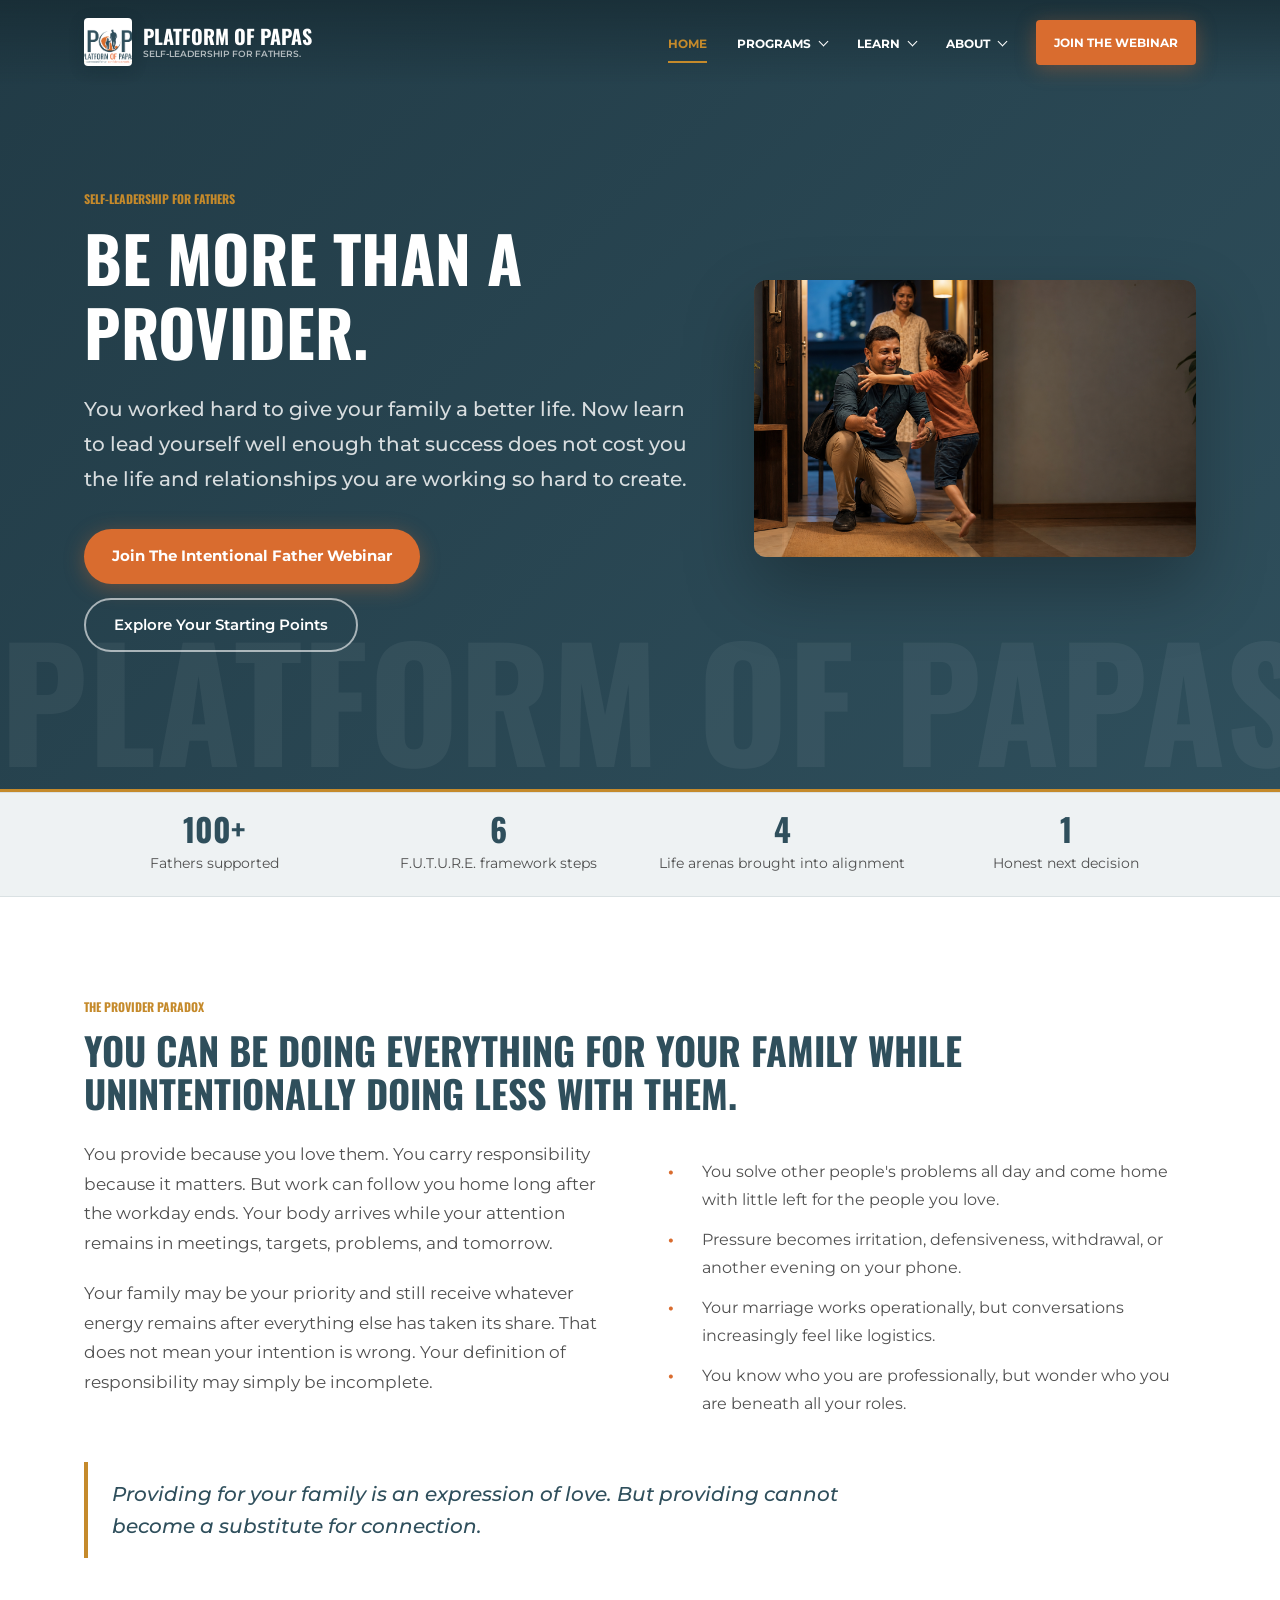
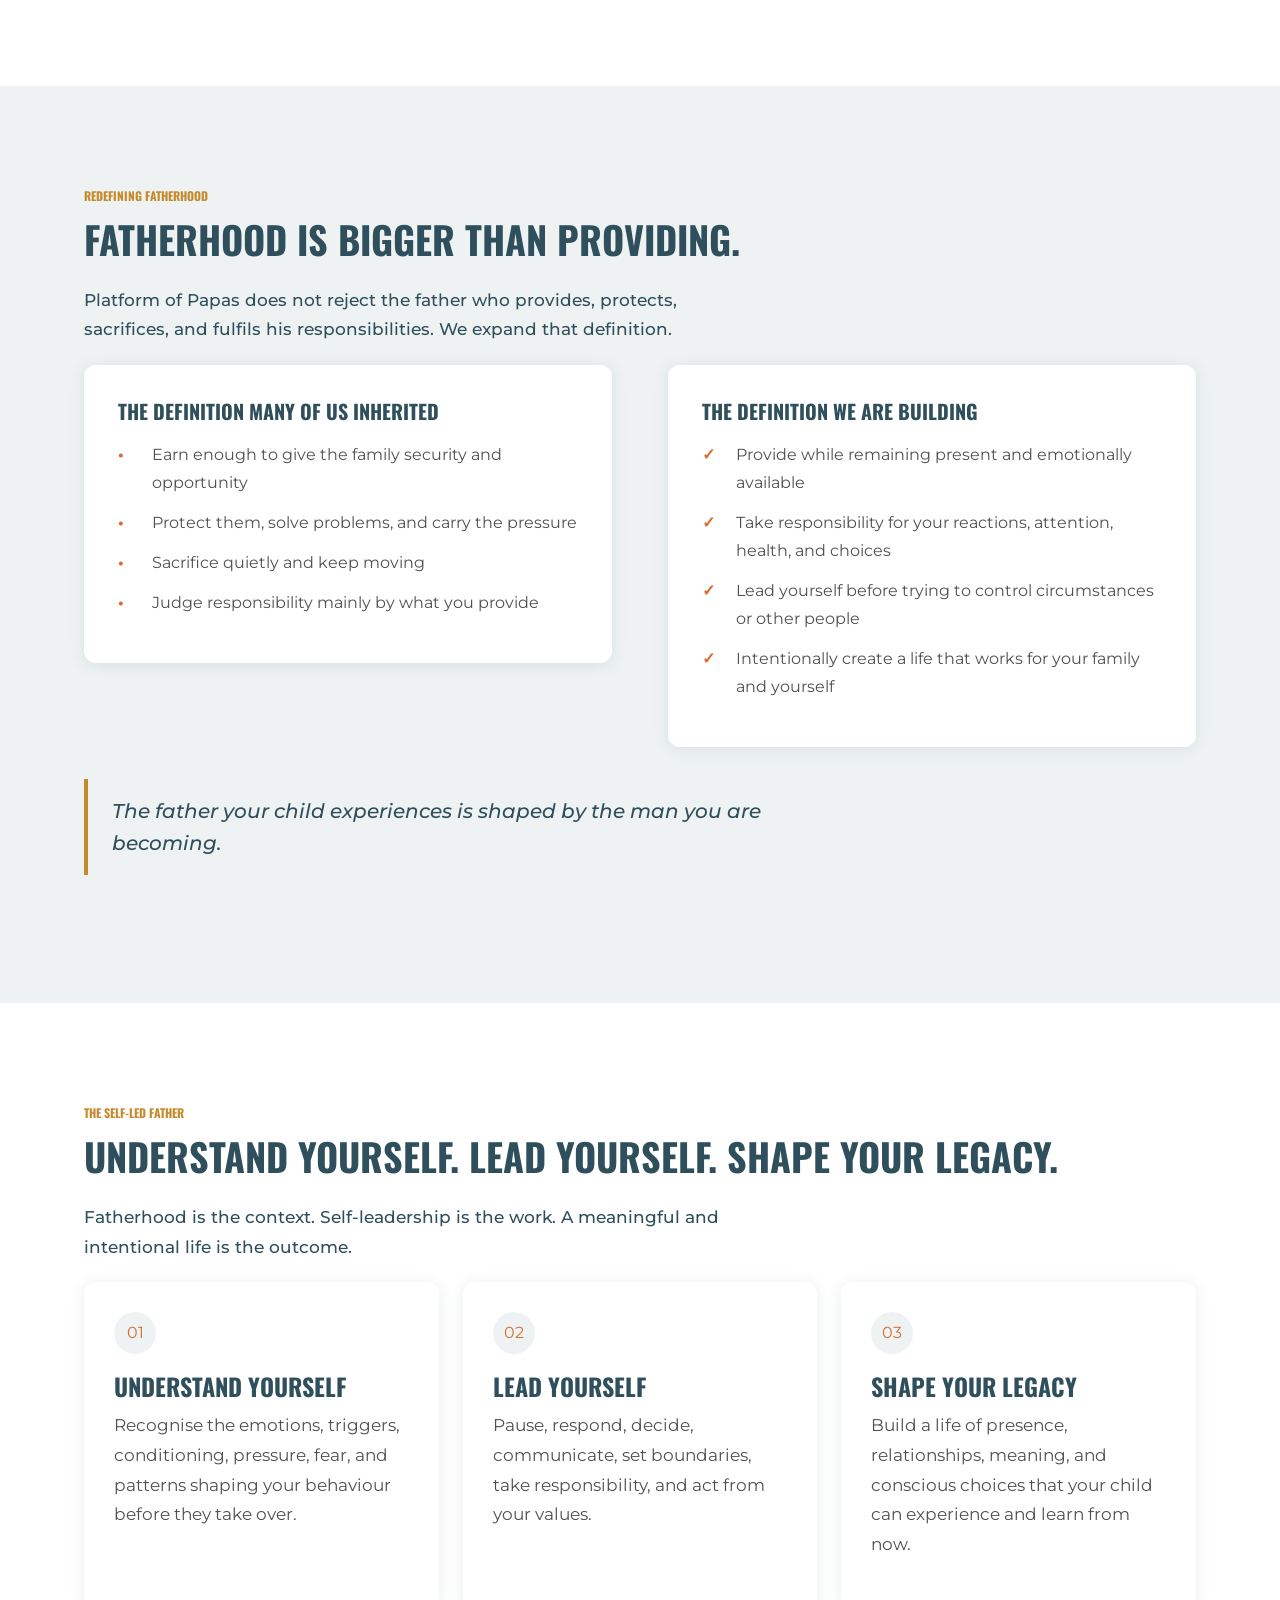
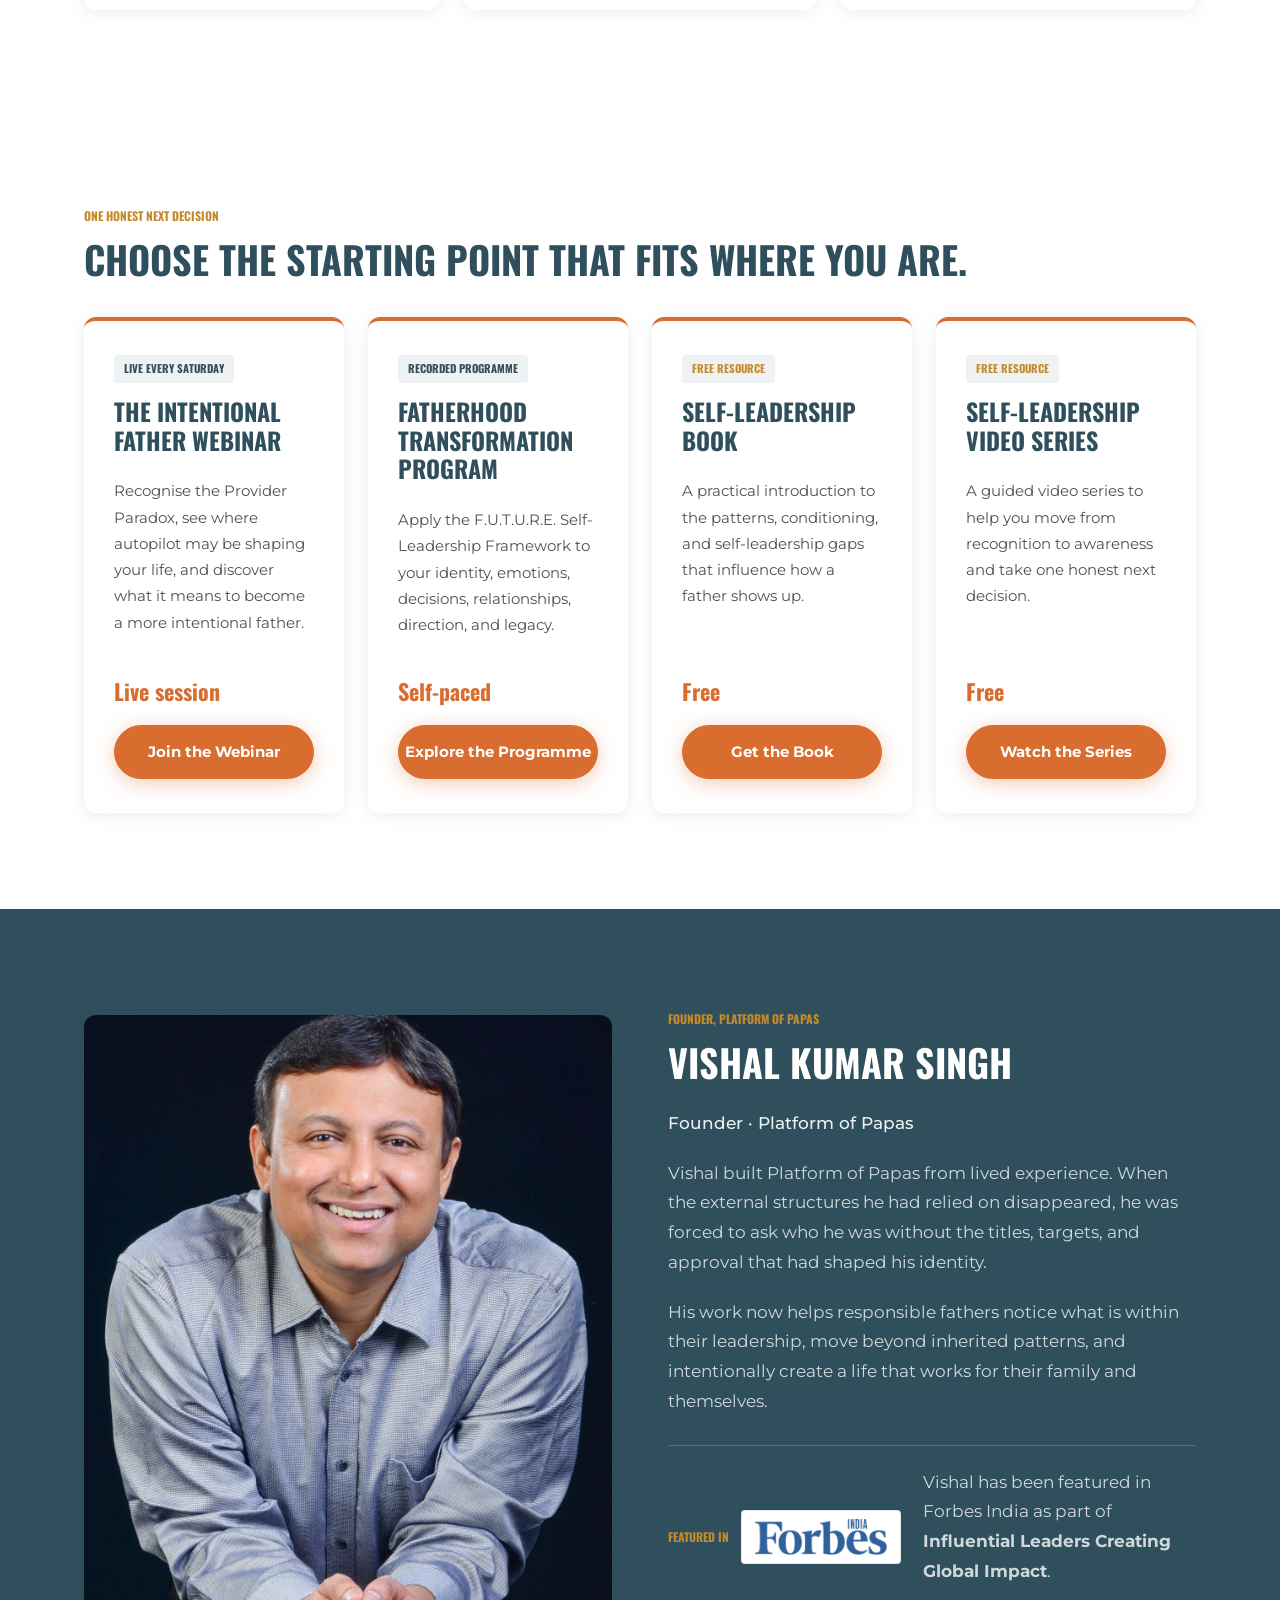
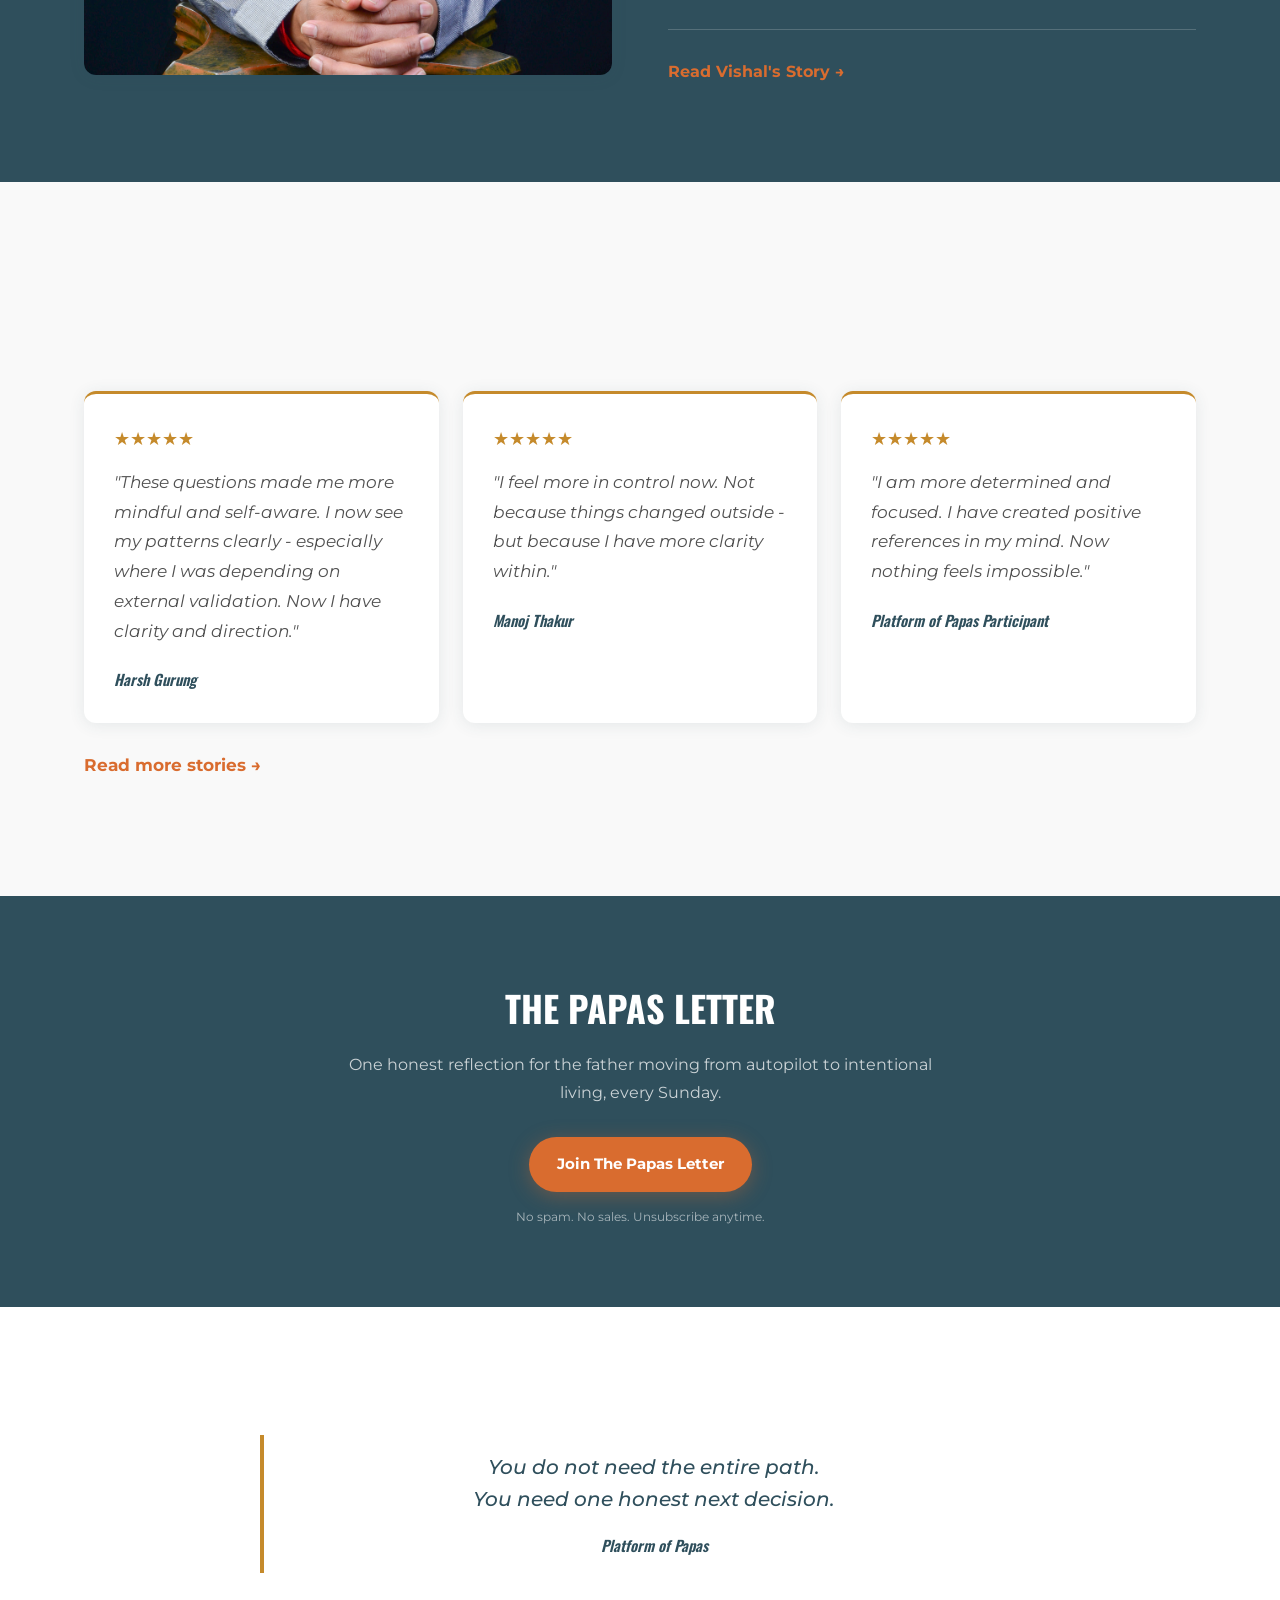
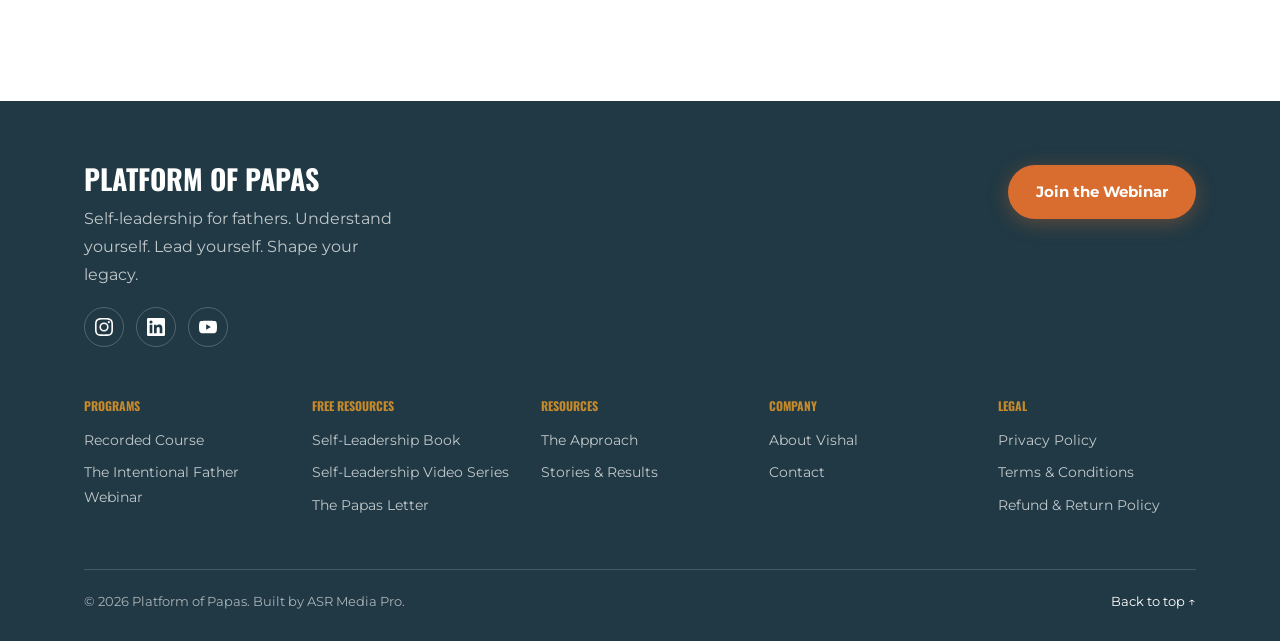
<file: index.html>
<!DOCTYPE html>
<html lang="en">
<head>
  <meta charset="UTF-8">
  <meta name="viewport" content="width=device-width, initial-scale=1.0">
  
  <title>Platform of Papas - Self-Leadership for Fathers</title>
  <meta name="description" content="Platform of Papas helps fathers understand themselves, lead themselves, and intentionally build a life that works for their family and themselves.">
  <meta property="og:title" content="Platform of Papas - Self-Leadership for Fathers">
  <meta property="og:description" content="Platform of Papas helps fathers understand themselves, lead themselves, and intentionally build a life that works for their family and themselves.">
  <meta property="og:image" content="./assets/og-image.svg">
  <meta property="og:url" content="/">
  <meta property="og:type" content="website">
  <link rel="preconnect" href="https://fonts.googleapis.com">
  <link rel="preconnect" href="https://fonts.gstatic.com" crossorigin>
  <link rel="stylesheet" href="assets/site.css?v=20260826c">
</head>
<body>
  <a class="skip-link" href="#main-content">Skip to content</a>
  <header class="site-header" data-site-header>
  <div class="container nav-inner">
    <a class="brand" href="./index.html" aria-label="Platform of Papas home">
      <span class="brand-mark-wrap" aria-hidden="true"><img class="brand-mark" src="./Images/pops-logo-cropped.png" alt=""></span>
      <span class="brand-copy"><span class="brand-text">Platform of Papas</span><span class="brand-tagline">Self-leadership for fathers.</span></span>
    </a>
    <nav class="desktop-nav" aria-label="Primary navigation">
      <a class="nav-link is-active" href="./index.html">Home</a>
      <div class="dropdown " data-dropdown style="--panel-width:350px">
    <button class="dropdown-trigger" type="button" aria-haspopup="true" aria-expanded="false" aria-controls="dropdown-programs" data-dropdown-trigger>Programs<span class="chevron" aria-hidden="true"></span></button>
    <ul class="dropdown-panel" id="dropdown-programs" role="menu">
      <li class="dropdown-label">Paid Programmes</li><li role="none"><a role="menuitem" href="https://lp.platformofpapas.com/fatherhood-transformation-program" target="_blank" rel="noopener noreferrer">Fatherhood Transformation Program</a></li><li role="none"><a role="menuitem" href="https://lp.platformofpapas.com/webinar-registration-lp-page" target="_blank" rel="noopener noreferrer">The Intentional Father Webinar</a></li><li class="dropdown-label">Free Resources</li><li role="none"><a role="menuitem" href="https://lp.platformofpapas.com/ebook-optin" target="_blank" rel="noopener noreferrer">Self-Leadership Book</a></li><li role="none"><a role="menuitem" href="https://lp.platformofpapas.com/video-series-optin" target="_blank" rel="noopener noreferrer">Self-Leadership Video Series</a></li>
    </ul>
  </div>
      <div class="dropdown " data-dropdown style="--panel-width:240px">
    <button class="dropdown-trigger" type="button" aria-haspopup="true" aria-expanded="false" aria-controls="dropdown-learn" data-dropdown-trigger>Learn<span class="chevron" aria-hidden="true"></span></button>
    <ul class="dropdown-panel" id="dropdown-learn" role="menu">
      <li role="none"><a role="menuitem" href="./approach/index.html">The Approach</a></li><li role="none"><a role="menuitem" href="./stories/index.html">Stories & Results</a></li><li role="none"><a role="menuitem" href="./newsletter/index.html">The Papas Letter</a></li>
    </ul>
  </div>
      <div class="dropdown " data-dropdown style="--panel-width:200px">
    <button class="dropdown-trigger" type="button" aria-haspopup="true" aria-expanded="false" aria-controls="dropdown-about" data-dropdown-trigger>About<span class="chevron" aria-hidden="true"></span></button>
    <ul class="dropdown-panel" id="dropdown-about" role="menu">
      <li role="none"><a role="menuitem" href="./about/index.html">About Vishal</a></li><li role="none"><a role="menuitem" href="./contact/index.html">Contact</a></li>
    </ul>
  </div>
    </nav>
    <a class="nav-cta" href="https://lp.platformofpapas.com/webinar-registration-lp-page" target="_blank" rel="noopener noreferrer">Join the Webinar</a>
    <button class="mobile-toggle" type="button" aria-label="Toggle navigation" aria-expanded="false" aria-controls="mobile-nav" data-mobile-toggle>
      <span></span><span></span><span></span>
    </button>
  </div>
  <nav class="mobile-nav" id="mobile-nav" aria-label="Mobile navigation" data-mobile-nav>
    <a class="is-active" href="./index.html">Home</a>
    <div class="mobile-label">Programmes</div>
    <a href="https://lp.platformofpapas.com/fatherhood-transformation-program" target="_blank" rel="noopener noreferrer">Fatherhood Transformation Program</a>
    <a href="https://lp.platformofpapas.com/webinar-registration-lp-page" target="_blank" rel="noopener noreferrer">The Intentional Father Webinar</a>
    <div class="mobile-label">Free Resources</div>
    <a href="https://lp.platformofpapas.com/ebook-optin" target="_blank" rel="noopener noreferrer">Self-Leadership Book</a>
    <a href="https://lp.platformofpapas.com/video-series-optin" target="_blank" rel="noopener noreferrer">Self-Leadership Video Series</a>
    <div class="mobile-label">Learn</div>
    <a href="./approach/index.html">The Approach</a>
    <a href="./stories/index.html">Stories & Results</a>
    <a href="./newsletter/index.html">The Papas Letter</a>
    <div class="mobile-label">About</div>
    <a href="./about/index.html">About Vishal</a>
    <a href="./contact/index.html">Contact</a>
    <a class="btn-primary mobile-cta" href="https://lp.platformofpapas.com/webinar-registration-lp-page" target="_blank" rel="noopener noreferrer">Join the Webinar</a>
  </nav>
</header>
  <main id="main-content">
<section class="hero  with-image">
  <div class="container hero-grid">
    <div class="hero-copy reveal">
      <span class="eyebrow">Self-leadership for fathers</span>
      <h1>Be more than a provider.</h1>
      <p>You worked hard to give your family a better life. Now learn to lead yourself well enough that success does not cost you the life and relationships you are working so hard to create.</p>
      <div class="hero-actions"><a class="btn-primary" href="https://lp.platformofpapas.com/webinar-registration-lp-page" target="_blank" rel="noopener noreferrer">Join The Intentional Father Webinar</a> <a class="btn-secondary" href="#programs">Explore Your Starting Points</a></div>
    </div>
    <div class="hero-media wide reveal"><img src="./Images/pops-hero-family-generated.png" alt="A father sharing a present moment with his child"></div>
  </div>
</section>
  <section class="proof-bar" aria-label="Platform of Papas proof points">
  <div class="container proof-bar-inner">
    <div class="proof-item reveal"><strong data-count-to="100" data-count-suffix="+">100+</strong><span>Fathers supported</span></div><div class="proof-item reveal"><strong data-count-to="6" data-count-suffix="">6</strong><span>F.U.T.U.R.E. framework steps</span></div><div class="proof-item reveal"><strong data-count-to="4" data-count-suffix="">4</strong><span>Life arenas brought into alignment</span></div><div class="proof-item reveal"><strong data-count-to="1" data-count-suffix="">1</strong><span>Honest next decision</span></div>
  </div>
</section>
  <section class="section  ">
  <div class="container">
    <span class="eyebrow reveal">The Provider Paradox</span>
    <h2 class="reveal">You can be doing everything for your family while unintentionally doing less with them.</h2>
    <div class="two-col">
      <div class="prose reveal">
        <p>You provide because you love them. You carry responsibility because it matters. But work can follow you home long after the workday ends. Your body arrives while your attention remains in meetings, targets, problems, and tomorrow.</p>
        <p>Your family may be your priority and still receive whatever energy remains after everything else has taken its share. That does not mean your intention is wrong. Your definition of responsibility may simply be incomplete.</p>
      </div>
      <div class="prose reveal">
        <ul class="truth-list">
          <li><span class="list-icon">&bull;</span><span>You solve other people's problems all day and come home with little left for the people you love.</span></li>
          <li><span class="list-icon">&bull;</span><span>Pressure becomes irritation, defensiveness, withdrawal, or another evening on your phone.</span></li>
          <li><span class="list-icon">&bull;</span><span>Your marriage works operationally, but conversations increasingly feel like logistics.</span></li>
          <li><span class="list-icon">&bull;</span><span>You know who you are professionally, but wonder who you are beneath all your roles.</span></li>
        </ul>
      </div>
    </div>
    <blockquote class="pullquote reveal">Providing for your family is an expression of love. But providing cannot become a substitute for connection.</blockquote>
  </div>
</section>
  <section class="section tint ">
  <div class="container">
    <span class="eyebrow reveal">Redefining fatherhood</span>
    <h2 class="reveal">Fatherhood is bigger than providing.</h2>
    <p class="lead prose reveal">Platform of Papas does not reject the father who provides, protects, sacrifices, and fulfils his responsibilities. We expand that definition.</p>
    <div class="two-col">
      <div class="contrast-card reveal">
        <h3>The definition many of us inherited</h3>
        <ul class="check-list">
          <li><span class="list-icon">&bull;</span><span>Earn enough to give the family security and opportunity</span></li>
          <li><span class="list-icon">&bull;</span><span>Protect them, solve problems, and carry the pressure</span></li>
          <li><span class="list-icon">&bull;</span><span>Sacrifice quietly and keep moving</span></li>
          <li><span class="list-icon">&bull;</span><span>Judge responsibility mainly by what you provide</span></li>
        </ul>
      </div>
      <div class="contrast-card reveal">
        <h3>The definition we are building</h3>
        <ul class="check-list">
          <li><span class="list-icon">&#10003;</span><span>Provide while remaining present and emotionally available</span></li>
          <li><span class="list-icon">&#10003;</span><span>Take responsibility for your reactions, attention, health, and choices</span></li>
          <li><span class="list-icon">&#10003;</span><span>Lead yourself before trying to control circumstances or other people</span></li>
          <li><span class="list-icon">&#10003;</span><span>Intentionally create a life that works for your family and yourself</span></li>
        </ul>
      </div>
    </div>
    <blockquote class="pullquote reveal">The father your child experiences is shaped by the man you are becoming.</blockquote>
  </div>
</section>
  <section class="section  ">
  <div class="container">
    <span class="eyebrow reveal">The Self-Led Father</span>
    <h2 class="reveal">Understand yourself. Lead yourself. Shape your legacy.</h2>
    <p class="lead prose reveal">Fatherhood is the context. Self-leadership is the work. A meaningful and intentional life is the outcome.</p>
    <div class="feature-grid">
      <article class="feature-card reveal"><div class="feature-icon" aria-hidden="true">01</div><h3>Understand yourself</h3><p>Recognise the emotions, triggers, conditioning, pressure, fear, and patterns shaping your behaviour before they take over.</p></article>
      <article class="feature-card reveal"><div class="feature-icon" aria-hidden="true">02</div><h3>Lead yourself</h3><p>Pause, respond, decide, communicate, set boundaries, take responsibility, and act from your values.</p></article>
      <article class="feature-card reveal"><div class="feature-icon" aria-hidden="true">03</div><h3>Shape your legacy</h3><p>Build a life of presence, relationships, meaning, and conscious choices that your child can experience and learn from now.</p></article>
    </div>
  </div>
</section>
  <section class="section  ">
  <div class="container">
    <span class="eyebrow reveal">One honest next decision</span>
    <h2 class="reveal">Choose the starting point that fits where you are.</h2>
    <div id="programs"><div class="program-grid"><article class="program-card reveal">
        <span class="tag ">LIVE EVERY SATURDAY</span>
        <h3>The Intentional Father Webinar</h3>
        <p>Recognise the Provider Paradox, see where autopilot may be shaping your life, and discover what it means to become a more intentional father.</p>
        <div class="price">Live session</div>
        <a class="btn-primary" href="https://lp.platformofpapas.com/webinar-registration-lp-page" target="_blank" rel="noopener noreferrer">Join the Webinar</a>
      </article><article class="program-card reveal">
        <span class="tag ">RECORDED PROGRAMME</span>
        <h3>Fatherhood Transformation Program</h3>
        <p>Apply the F.U.T.U.R.E. Self-Leadership Framework to your identity, emotions, decisions, relationships, direction, and legacy.</p>
        <div class="price">Self-paced</div>
        <a class="btn-primary" href="https://lp.platformofpapas.com/fatherhood-transformation-program" target="_blank" rel="noopener noreferrer">Explore the Programme</a>
      </article><article class="program-card reveal">
        <span class="tag gold">FREE RESOURCE</span>
        <h3>Self-Leadership Book</h3>
        <p>A practical introduction to the patterns, conditioning, and self-leadership gaps that influence how a father shows up.</p>
        <div class="price">Free</div>
        <a class="btn-primary" href="https://lp.platformofpapas.com/ebook-optin" target="_blank" rel="noopener noreferrer">Get the Book</a>
      </article><article class="program-card reveal">
        <span class="tag gold">FREE RESOURCE</span>
        <h3>Self-Leadership Video Series</h3>
        <p>A guided video series to help you move from recognition to awareness and take one honest next decision.</p>
        <div class="price">Free</div>
        <a class="btn-primary" href="https://lp.platformofpapas.com/video-series-optin" target="_blank" rel="noopener noreferrer">Watch the Series</a>
      </article></div></div>
  </div>
</section>
  <section class="section dark ">
  <div class="container">
    <div class="about-teaser">
      <div class="image-panel reveal"><img src="./Images/DSC_6630.jpg" alt="Vishal Kumar Singh, founder of Platform of Papas"></div>
      <div class="reveal">
        <span class="eyebrow">Founder, Platform of Papas</span>
        <h2>Vishal Kumar Singh</h2>
        <p class="lead">Founder &middot; Platform of Papas</p>
        <p>Vishal built Platform of Papas from lived experience. When the external structures he had relied on disappeared, he was forced to ask who he was without the titles, targets, and approval that had shaped his identity.</p>
        <p>His work now helps responsible fathers notice what is within their leadership, move beyond inherited patterns, and intentionally create a life that works for their family and themselves.</p>
        <div class="forbes-recognition">
          <div class="forbes-feature " aria-label="Featured in Forbes India">
    <span class="forbes-feature-label">Featured in</span>
    <span class="forbes-logo-wrap"><img src="./Images/forbes-india-logo.png" alt="Forbes India"></span>
  </div>
          <p>Vishal has been featured in Forbes India as part of <strong>Influential Leaders Creating Global Impact</strong>.</p>
        </div>
        <a class="text-link" href="./about/index.html">Read Vishal's Story &rarr;</a>
      </div>
    </div>
  </div>
</section>
  <section class="section off ">
  <div class="container">
    <span class="eyebrow reveal">What fathers say</span>
    <h2 class="reveal">What changes when autopilot becomes awareness and choice.</h2>
    <div class="testimonial-grid "><article class="testimonial-card reveal">
    <blockquote>
      <div class="testimonial-stars" aria-label="Five stars">&#9733;&#9733;&#9733;&#9733;&#9733;</div>
      <p class="testimonial-quote">"These questions made me more mindful and self-aware. I now see my patterns clearly - especially where I was depending on external validation. Now I have clarity and direction."</p>
      <cite class="testimonial-name">Harsh Gurung</cite>
    </blockquote>
  </article><article class="testimonial-card reveal">
    <blockquote>
      <div class="testimonial-stars" aria-label="Five stars">&#9733;&#9733;&#9733;&#9733;&#9733;</div>
      <p class="testimonial-quote">"I feel more in control now. Not because things changed outside - but because I have more clarity within."</p>
      <cite class="testimonial-name">Manoj Thakur</cite>
    </blockquote>
  </article><article class="testimonial-card reveal">
    <blockquote>
      <div class="testimonial-stars" aria-label="Five stars">&#9733;&#9733;&#9733;&#9733;&#9733;</div>
      <p class="testimonial-quote">"I am more determined and focused. I have created positive references in my mind. Now nothing feels impossible."</p>
      <cite class="testimonial-name">Platform of Papas Participant</cite>
    </blockquote>
  </article></div><p class="reveal" style="margin-top:28px"><a class="text-link" href="./stories/index.html">Read more stories &rarr;</a></p>
  </div>
</section>
  <section class="newsletter-strip">
  <div class="container">
    <h2 class="reveal">The Papas Letter</h2>
    <p class="reveal">One honest reflection for the father moving from autopilot to intentional living, every Sunday.</p>
    <button class="btn-primary newsletter-modal-cta reveal" type="button" data-modal-open aria-haspopup="dialog" aria-controls="ghlModal">Join The Papas Letter</button>
    <p class="newsletter-privacy reveal">No spam. No sales. Unsubscribe anytime.</p>
  </div>
</section>
  <section class="section  center">
  <div class="container">
    <blockquote class="pullquote centered reveal">You do not need the entire path.<br>You need one honest next decision.<br><cite class="testimonial-name">Platform of Papas</cite></blockquote>
  </div>
</section>
  <div class="ghl-modal-overlay" id="ghlModal" role="dialog" aria-modal="true" aria-labelledby="ghlModalTitle" aria-hidden="true">
    <div class="ghl-modal-box" role="document">
      <button class="ghl-modal-close" id="ghlModalClose" type="button" aria-label="Close newsletter signup">&times;</button>
      <div class="ghl-modal-header">
        <h2 id="ghlModalTitle">Join The Papas Letter</h2>
        <p>One honest reflection for fathers moving from autopilot to intentional living, delivered every Sunday.</p>
      </div>
      <div class="ghl-modal-form-scroll">
        <div id="ghlIframeLoading" class="ghl-loading" role="status">Loading form...</div>
        <div id="ghlFormHolder"></div>
      </div>
    </div>
  </div>
  </main>
  <footer class="site-footer">
  <div class="container">
    <div class="footer-top">
      <div class="footer-brand">
        <h2>PLATFORM OF PAPAS</h2>
        <p>Self-leadership for fathers. Understand yourself. Lead yourself. Shape your legacy.</p>
        <div class="socials" aria-label="Social links">
          <a href="https://www.instagram.com/platformofpapas" target="_blank" rel="noopener noreferrer" aria-label="Instagram (opens in a new tab)">
            <svg viewBox="0 0 24 24" aria-hidden="true" focusable="false"><path d="M12 2.163c3.204 0 3.584.012 4.85.07 3.252.148 4.771 1.691 4.919 4.919.058 1.265.069 1.645.069 4.849 0 3.205-.012 3.584-.069 4.849-.149 3.225-1.664 4.771-4.919 4.919-1.266.058-1.644.07-4.85.07-3.204 0-3.584-.012-4.849-.07-3.26-.149-4.771-1.699-4.919-4.92-.058-1.265-.07-1.644-.07-4.849 0-3.204.013-3.583.07-4.849.149-3.227 1.664-4.771 4.919-4.919 1.266-.057 1.645-.069 4.849-.069zM12 0C8.741 0 8.333.014 7.053.072 2.695.272.273 2.69.073 7.052.014 8.333 0 8.741 0 12s.014 3.668.072 4.948c.2 4.358 2.618 6.78 6.98 6.98C8.333 23.986 8.741 24 12 24s3.668-.014 4.948-.072c4.354-.2 6.782-2.618 6.979-6.98C23.986 15.668 24 15.259 24 12s-.014-3.667-.072-4.947C23.732 2.699 21.311.272 16.949.072 15.668.014 15.259 0 12 0zm0 5.838A6.162 6.162 0 1 0 12 18.162 6.162 6.162 0 0 0 12 5.838zm0 10.162a4 4 0 1 1 0-8 4 4 0 0 1 0 8zm6.406-11.845a1.44 1.44 0 1 0 0 2.881 1.44 1.44 0 0 0 0-2.881z"/></svg>
          </a>
          <a href="https://www.linkedin.com/company/platform-of-papas/" target="_blank" rel="noopener noreferrer" aria-label="LinkedIn (opens in a new tab)">
            <svg viewBox="0 0 24 24" aria-hidden="true" focusable="false"><path d="M20.447 20.452h-3.554v-5.569c0-1.328-.027-3.037-1.852-3.037-1.853 0-2.136 1.445-2.136 2.939v5.667H9.351V9h3.414v1.561h.046c.477-.9 1.637-1.85 3.37-1.85 3.601 0 4.267 2.37 4.267 5.455v6.286zM5.337 7.433a2.062 2.062 0 1 1 0-4.124 2.062 2.062 0 0 1 0 4.124zM7.119 20.452H3.554V9h3.565v11.452zM22.225 0H1.771C.792 0 0 .774 0 1.729v20.542C0 23.227.792 24 1.771 24h20.451C23.2 24 24 23.227 24 22.271V1.729C24 .774 23.2 0 22.222 0h.003z"/></svg>
          </a>
          <a href="https://www.youtube.com/@PlatformOfPapas" target="_blank" rel="noopener noreferrer" aria-label="YouTube (opens in a new tab)">
            <svg viewBox="0 0 24 24" aria-hidden="true" focusable="false"><path d="M23.498 6.186a3.016 3.016 0 0 0-2.122-2.136C19.505 3.545 12 3.545 12 3.545s-7.505 0-9.377.505A3.017 3.017 0 0 0 .502 6.186C0 8.07 0 12 0 12s0 3.93.502 5.814a3.016 3.016 0 0 0 2.122 2.136c1.871.505 9.376.505 9.376.505s7.505 0 9.377-.505a3.015 3.015 0 0 0 2.122-2.136C24 15.93 24 12 24 12s0-3.93-.502-5.814zM9.545 15.568V8.432L15.818 12l-6.273 3.568z"/></svg>
          </a>
        </div>
      </div>
      <a class="btn-primary" href="https://lp.platformofpapas.com/webinar-registration-lp-page" target="_blank" rel="noopener noreferrer">Join the Webinar</a>
    </div>
    <div class="footer-links">
      <div>
        <h3>Programs</h3>
        <a href="https://lp.platformofpapas.com/fatherhood-transformation-program" target="_blank" rel="noopener noreferrer">Recorded Course</a>
        <a href="https://lp.platformofpapas.com/webinar-registration-lp-page" target="_blank" rel="noopener noreferrer">The Intentional Father Webinar</a>
      </div>
      <div>
        <h3>Free Resources</h3>
        <a href="https://lp.platformofpapas.com/ebook-optin" target="_blank" rel="noopener noreferrer">Self-Leadership Book</a>
        <a href="https://lp.platformofpapas.com/video-series-optin" target="_blank" rel="noopener noreferrer">Self-Leadership Video Series</a>
        <a href="./newsletter/index.html">The Papas Letter</a>
      </div>
      <div>
        <h3>Resources</h3>
        <a href="./approach/index.html">The Approach</a>
        <a href="./stories/index.html">Stories & Results</a>
      </div>
      <div>
        <h3>Company</h3>
        <a href="./about/index.html">About Vishal</a>
        <a href="./contact/index.html">Contact</a>
      </div>
      <div>
        <h3>Legal</h3>
        <a href="./privacy/index.html">Privacy Policy</a>
        <a href="./terms/index.html">Terms &amp; Conditions</a>
        <a href="./refund-policy/index.html">Refund &amp; Return Policy</a>
      </div>
    </div>
    <div class="footer-bottom">
      <span>&copy; 2026 Platform of Papas. Built by ASR Media Pro.</span>
      <a href="#main-content">Back to top &uarr;</a>
    </div>
  </div>
</footer>
  <script src="assets/site.js?v=20260710b"></script>
</body>
</html>
</file>
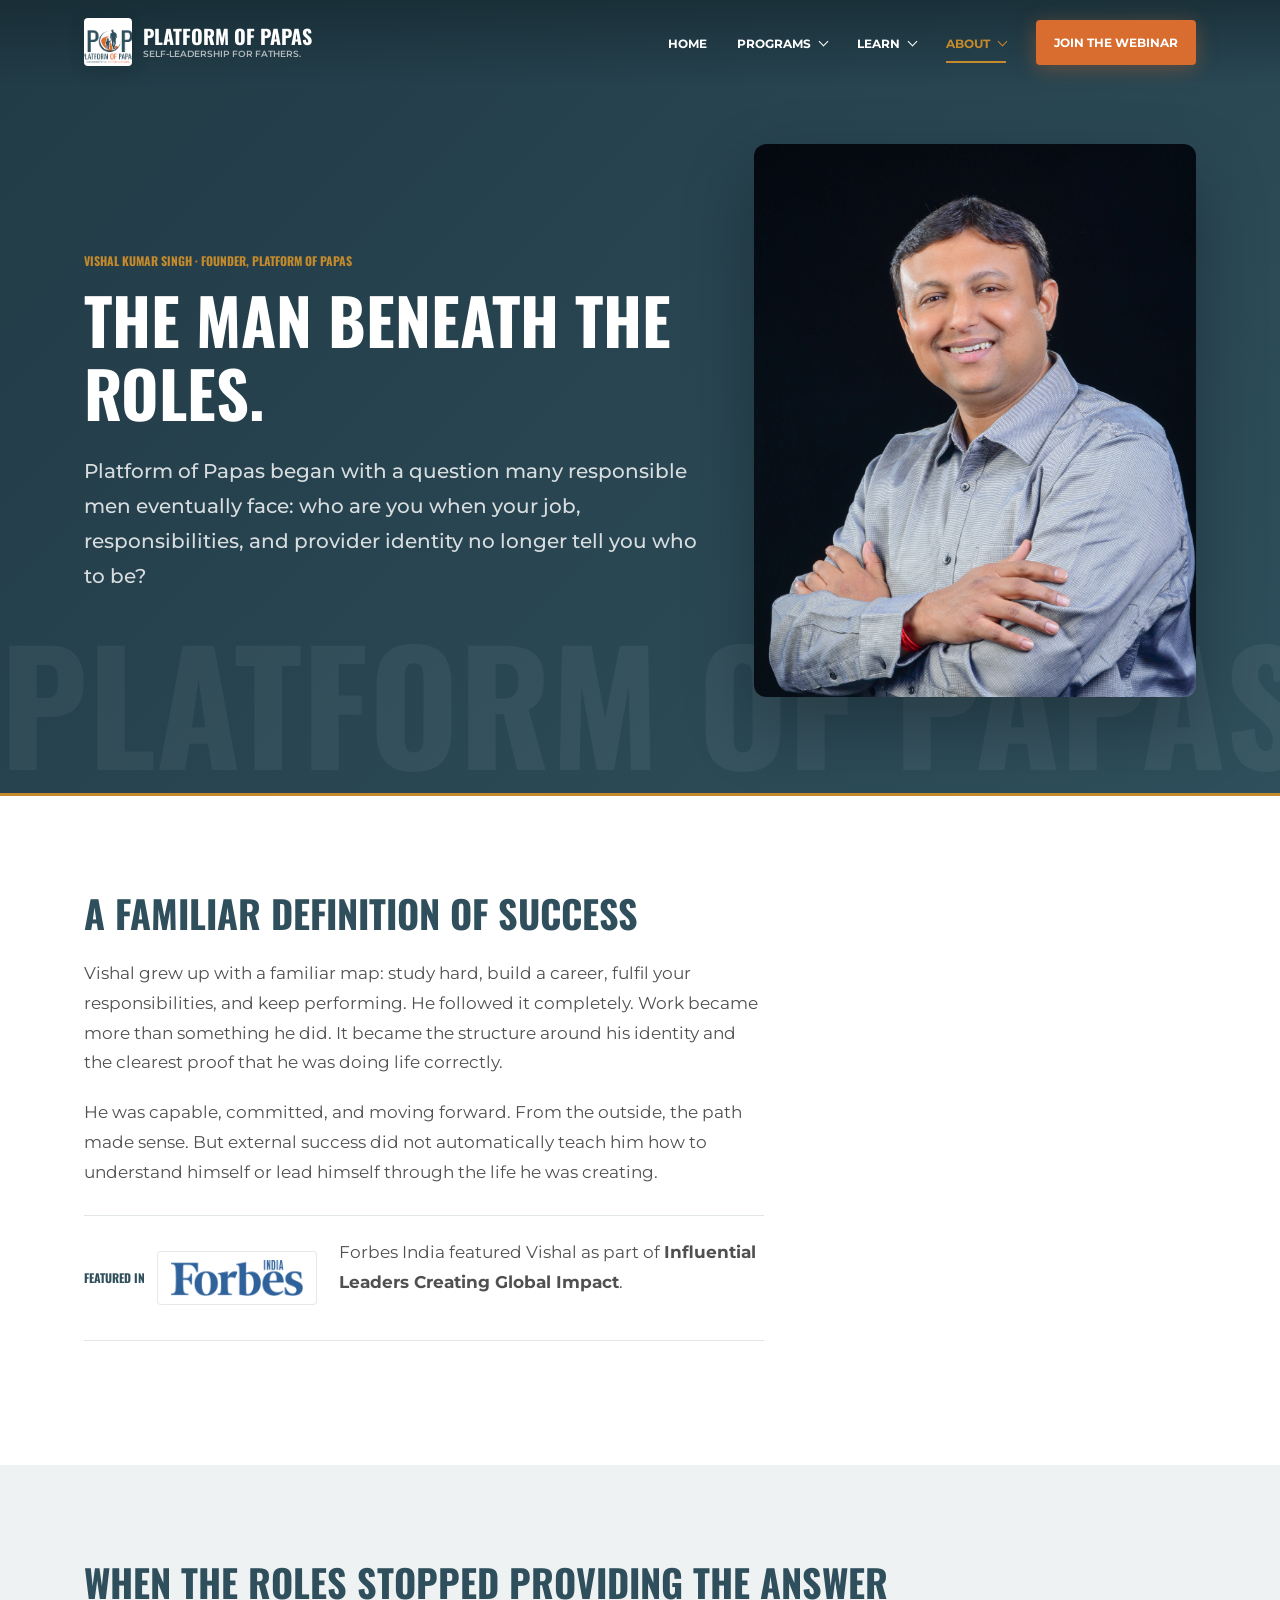
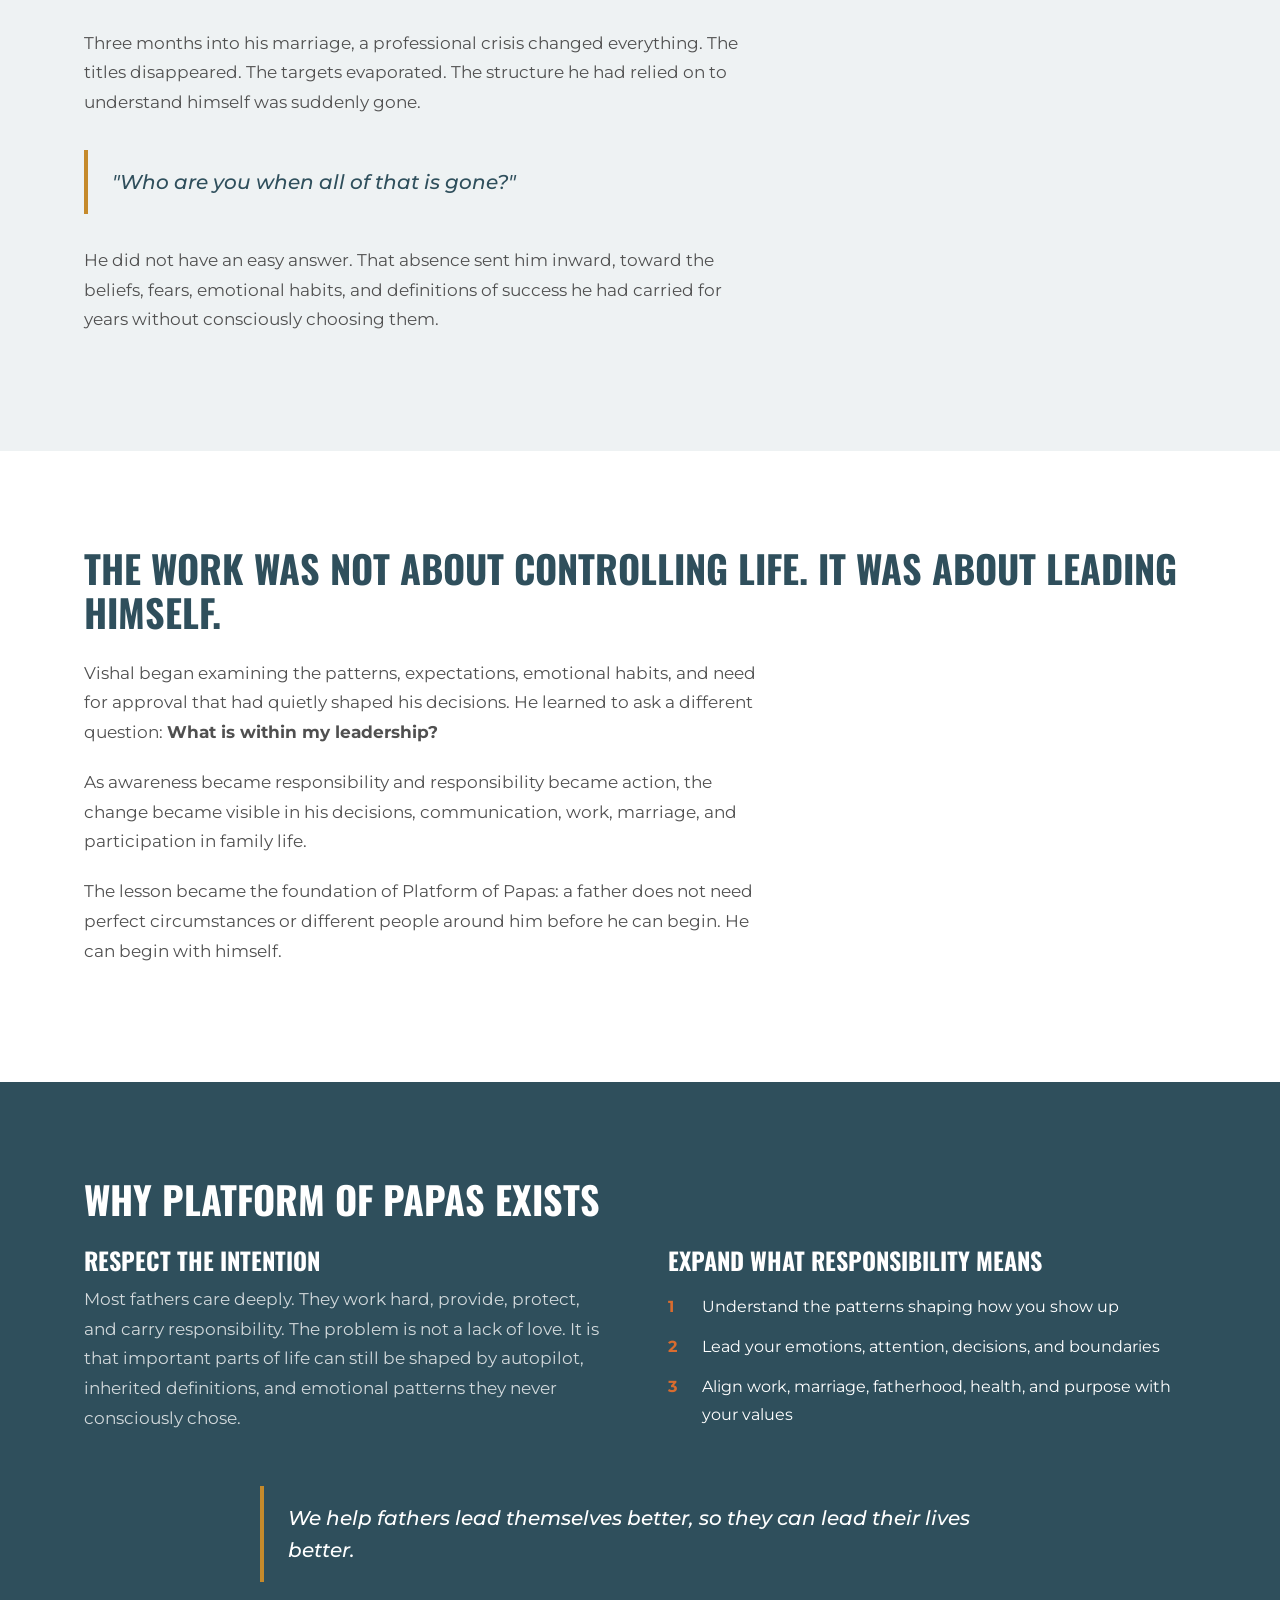
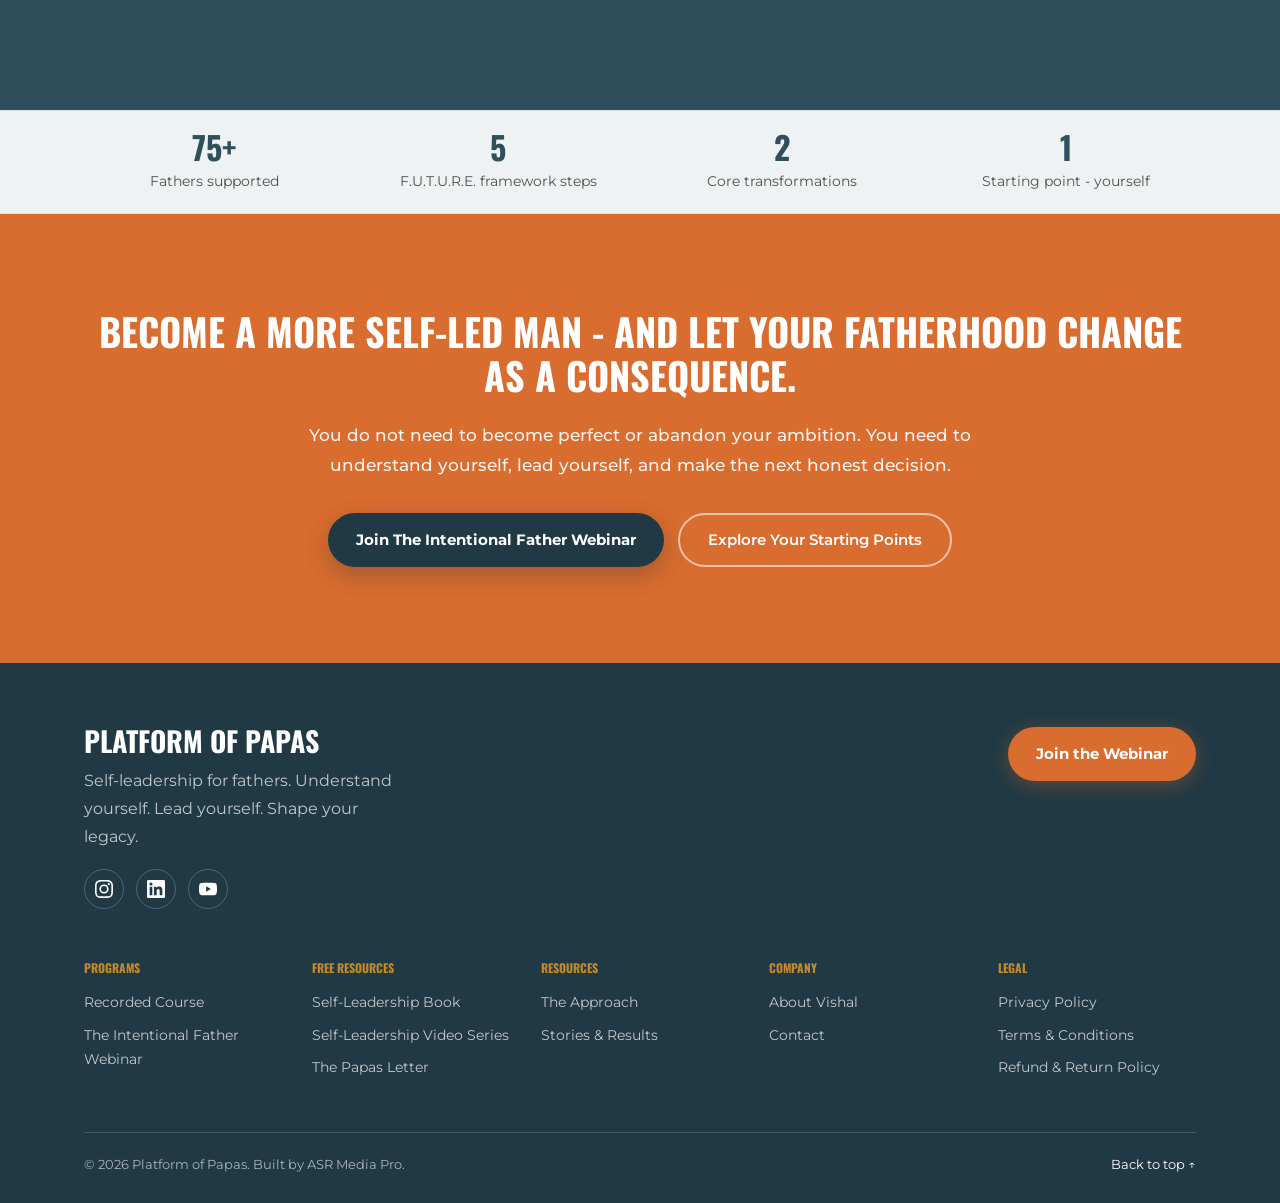
<file: about/index.html>
<!DOCTYPE html>
<html lang="en">
<head>
  <meta charset="UTF-8">
  <meta name="viewport" content="width=device-width, initial-scale=1.0">
  
  <title>About Vishal Kumar Singh - Platform of Papas</title>
  <meta name="description" content="The story behind Platform of Papas and Vishal Kumar Singh's work helping fathers move from autopilot to self-leadership and intentional living.">
  <meta property="og:title" content="About Vishal Kumar Singh - Platform of Papas">
  <meta property="og:description" content="The story behind Platform of Papas and Vishal Kumar Singh's work helping fathers move from autopilot to self-leadership and intentional living.">
  <meta property="og:image" content="../assets/og-image.svg">
  <meta property="og:url" content="/about/">
  <meta property="og:type" content="website">
  <link rel="preconnect" href="https://fonts.googleapis.com">
  <link rel="preconnect" href="https://fonts.gstatic.com" crossorigin>
  <link rel="stylesheet" href="../assets/site.css?v=20260826c">
</head>
<body>
  <a class="skip-link" href="#main-content">Skip to content</a>
  <header class="site-header" data-site-header>
  <div class="container nav-inner">
    <a class="brand" href="../index.html" aria-label="Platform of Papas home">
      <span class="brand-mark-wrap" aria-hidden="true"><img class="brand-mark" src="../Images/pops-logo-cropped.png" alt=""></span>
      <span class="brand-copy"><span class="brand-text">Platform of Papas</span><span class="brand-tagline">Self-leadership for fathers.</span></span>
    </a>
    <nav class="desktop-nav" aria-label="Primary navigation">
      <a class="nav-link " href="../index.html">Home</a>
      <div class="dropdown " data-dropdown style="--panel-width:350px">
    <button class="dropdown-trigger" type="button" aria-haspopup="true" aria-expanded="false" aria-controls="dropdown-programs" data-dropdown-trigger>Programs<span class="chevron" aria-hidden="true"></span></button>
    <ul class="dropdown-panel" id="dropdown-programs" role="menu">
      <li class="dropdown-label">Paid Programmes</li><li role="none"><a role="menuitem" href="https://lp.platformofpapas.com/fatherhood-transformation-program" target="_blank" rel="noopener noreferrer">Fatherhood Transformation Program</a></li><li role="none"><a role="menuitem" href="https://lp.platformofpapas.com/webinar-registration-lp-page" target="_blank" rel="noopener noreferrer">The Intentional Father Webinar</a></li><li class="dropdown-label">Free Resources</li><li role="none"><a role="menuitem" href="https://lp.platformofpapas.com/ebook-optin" target="_blank" rel="noopener noreferrer">Self-Leadership Book</a></li><li role="none"><a role="menuitem" href="https://lp.platformofpapas.com/video-series-optin" target="_blank" rel="noopener noreferrer">Self-Leadership Video Series</a></li>
    </ul>
  </div>
      <div class="dropdown " data-dropdown style="--panel-width:240px">
    <button class="dropdown-trigger" type="button" aria-haspopup="true" aria-expanded="false" aria-controls="dropdown-learn" data-dropdown-trigger>Learn<span class="chevron" aria-hidden="true"></span></button>
    <ul class="dropdown-panel" id="dropdown-learn" role="menu">
      <li role="none"><a role="menuitem" href="../approach/index.html">The Approach</a></li><li role="none"><a role="menuitem" href="../stories/index.html">Stories & Results</a></li><li role="none"><a role="menuitem" href="../newsletter/index.html">The Papas Letter</a></li>
    </ul>
  </div>
      <div class="dropdown is-active" data-dropdown style="--panel-width:200px">
    <button class="dropdown-trigger" type="button" aria-haspopup="true" aria-expanded="false" aria-controls="dropdown-about" data-dropdown-trigger>About<span class="chevron" aria-hidden="true"></span></button>
    <ul class="dropdown-panel" id="dropdown-about" role="menu">
      <li role="none"><a role="menuitem" href="../about/index.html">About Vishal</a></li><li role="none"><a role="menuitem" href="../contact/index.html">Contact</a></li>
    </ul>
  </div>
    </nav>
    <a class="nav-cta" href="https://lp.platformofpapas.com/webinar-registration-lp-page" target="_blank" rel="noopener noreferrer">Join the Webinar</a>
    <button class="mobile-toggle" type="button" aria-label="Toggle navigation" aria-expanded="false" aria-controls="mobile-nav" data-mobile-toggle>
      <span></span><span></span><span></span>
    </button>
  </div>
  <nav class="mobile-nav" id="mobile-nav" aria-label="Mobile navigation" data-mobile-nav>
    <a class="" href="../index.html">Home</a>
    <div class="mobile-label">Programmes</div>
    <a href="https://lp.platformofpapas.com/fatherhood-transformation-program" target="_blank" rel="noopener noreferrer">Fatherhood Transformation Program</a>
    <a href="https://lp.platformofpapas.com/webinar-registration-lp-page" target="_blank" rel="noopener noreferrer">The Intentional Father Webinar</a>
    <div class="mobile-label">Free Resources</div>
    <a href="https://lp.platformofpapas.com/ebook-optin" target="_blank" rel="noopener noreferrer">Self-Leadership Book</a>
    <a href="https://lp.platformofpapas.com/video-series-optin" target="_blank" rel="noopener noreferrer">Self-Leadership Video Series</a>
    <div class="mobile-label">Learn</div>
    <a href="../approach/index.html">The Approach</a>
    <a href="../stories/index.html">Stories & Results</a>
    <a href="../newsletter/index.html">The Papas Letter</a>
    <div class="mobile-label">About</div>
    <a href="../about/index.html">About Vishal</a>
    <a href="../contact/index.html">Contact</a>
    <a class="btn-primary mobile-cta" href="https://lp.platformofpapas.com/webinar-registration-lp-page" target="_blank" rel="noopener noreferrer">Join the Webinar</a>
  </nav>
</header>
  <main id="main-content">
<section class="hero  with-image">
  <div class="container hero-grid">
    <div class="hero-copy reveal">
      <span class="eyebrow">Vishal Kumar Singh &middot; Founder, Platform of Papas</span>
      <h1>The man beneath the roles.</h1>
      <p>Platform of Papas began with a question many responsible men eventually face: who are you when your job, responsibilities, and provider identity no longer tell you who to be?</p>
    </div>
    <div class="hero-media  reveal"><img src="../Images/DSC_6646.jpg" alt="Portrait of Vishal Kumar Singh"></div>
  </div>
</section>
  <section class="section  ">
  <div class="container">
    <h2 class="reveal">A familiar definition of success</h2>
    <div class="prose reveal">
      <p>Vishal grew up with a familiar map: study hard, build a career, fulfil your responsibilities, and keep performing. He followed it completely. Work became more than something he did. It became the structure around his identity and the clearest proof that he was doing life correctly.</p>
      <p>He was capable, committed, and moving forward. From the outside, the path made sense. But external success did not automatically teach him how to understand himself or lead himself through the life he was creating.</p>
      <div class="forbes-recognition">
        <div class="forbes-feature " aria-label="Featured in Forbes India">
    <span class="forbes-feature-label">Featured in</span>
    <span class="forbes-logo-wrap"><img src="../Images/forbes-india-logo.png" alt="Forbes India"></span>
  </div>
        <p>Forbes India featured Vishal as part of <strong>Influential Leaders Creating Global Impact</strong>.</p>
      </div>
    </div>
  </div>
</section>
  <section class="section tint ">
  <div class="container">
    <h2 class="reveal">When the roles stopped providing the answer</h2>
    <div class="prose reveal">
      <p>Three months into his marriage, a professional crisis changed everything. The titles disappeared. The targets evaporated. The structure he had relied on to understand himself was suddenly gone.</p>
      <blockquote class="pullquote">"Who are you when all of that is gone?"</blockquote>
      <p>He did not have an easy answer. That absence sent him inward, toward the beliefs, fears, emotional habits, and definitions of success he had carried for years without consciously choosing them.</p>
    </div>
  </div>
</section>
  <section class="section  ">
  <div class="container">
    <h2 class="reveal">The work was not about controlling life. It was about leading himself.</h2>
    <div class="prose reveal">
      <p>Vishal began examining the patterns, expectations, emotional habits, and need for approval that had quietly shaped his decisions. He learned to ask a different question: <strong>What is within my leadership?</strong></p>
      <p>As awareness became responsibility and responsibility became action, the change became visible in his decisions, communication, work, marriage, and participation in family life.</p>
      <p>The lesson became the foundation of Platform of Papas: a father does not need perfect circumstances or different people around him before he can begin. He can begin with himself.</p>
    </div>
  </div>
</section>
  <section class="section dark ">
  <div class="container">
    <h2 class="reveal">Why Platform of Papas exists</h2>
    <div class="two-col">
      <div class="reveal">
        <h3>Respect the intention</h3>
        <p>Most fathers care deeply. They work hard, provide, protect, and carry responsibility. The problem is not a lack of love. It is that important parts of life can still be shaped by autopilot, inherited definitions, and emotional patterns they never consciously chose.</p>
      </div>
      <div class="reveal">
        <h3>Expand what responsibility means</h3>
        <ul class="check-list">
          <li><span class="list-icon">1</span><span>Understand the patterns shaping how you show up</span></li>
          <li><span class="list-icon">2</span><span>Lead your emotions, attention, decisions, and boundaries</span></li>
          <li><span class="list-icon">3</span><span>Align work, marriage, fatherhood, health, and purpose with your values</span></li>
        </ul>
      </div>
    </div>
    <blockquote class="pullquote centered reveal">We help fathers lead themselves better, so they can lead their lives better.</blockquote>
  </div>
</section>
  <section class="proof-bar" aria-label="Platform of Papas proof points">
  <div class="container proof-bar-inner">
    <div class="proof-item reveal"><strong data-count-to="100" data-count-suffix="+">100+</strong><span>Fathers supported</span></div><div class="proof-item reveal"><strong data-count-to="6" data-count-suffix="">6</strong><span>F.U.T.U.R.E. framework steps</span></div><div class="proof-item reveal"><strong data-count-to="3" data-count-suffix="">3</strong><span>Core transformations</span></div><div class="proof-item reveal"><strong data-count-to="1" data-count-suffix="">1</strong><span>Starting point - yourself</span></div>
  </div>
</section>
  <section class="section orange center ">
  <div class="container">
    <h2 class="reveal">Become a more self-led man - and let your fatherhood change as a consequence.</h2>
    <p class="lead prose reveal">You do not need to become perfect or abandon your ambition. You need to understand yourself, lead yourself, and make the next honest decision.</p>
    <div class="section-actions"><a class="btn-primary" href="https://lp.platformofpapas.com/webinar-registration-lp-page" target="_blank" rel="noopener noreferrer">Join The Intentional Father Webinar</a> <a class="btn-secondary" href="../index.html#programs">Explore Your Starting Points</a></div>
  </div>
</section>
  </main>
  <footer class="site-footer">
  <div class="container">
    <div class="footer-top">
      <div class="footer-brand">
        <h2>PLATFORM OF PAPAS</h2>
        <p>Self-leadership for fathers. Understand yourself. Lead yourself. Shape your legacy.</p>
        <div class="socials" aria-label="Social links">
          <a href="https://www.instagram.com/platformofpapas" target="_blank" rel="noopener noreferrer" aria-label="Instagram (opens in a new tab)">
            <svg viewBox="0 0 24 24" aria-hidden="true" focusable="false"><path d="M12 2.163c3.204 0 3.584.012 4.85.07 3.252.148 4.771 1.691 4.919 4.919.058 1.265.069 1.645.069 4.849 0 3.205-.012 3.584-.069 4.849-.149 3.225-1.664 4.771-4.919 4.919-1.266.058-1.644.07-4.85.07-3.204 0-3.584-.012-4.849-.07-3.26-.149-4.771-1.699-4.919-4.92-.058-1.265-.07-1.644-.07-4.849 0-3.204.013-3.583.07-4.849.149-3.227 1.664-4.771 4.919-4.919 1.266-.057 1.645-.069 4.849-.069zM12 0C8.741 0 8.333.014 7.053.072 2.695.272.273 2.69.073 7.052.014 8.333 0 8.741 0 12s.014 3.668.072 4.948c.2 4.358 2.618 6.78 6.98 6.98C8.333 23.986 8.741 24 12 24s3.668-.014 4.948-.072c4.354-.2 6.782-2.618 6.979-6.98C23.986 15.668 24 15.259 24 12s-.014-3.667-.072-4.947C23.732 2.699 21.311.272 16.949.072 15.668.014 15.259 0 12 0zm0 5.838A6.162 6.162 0 1 0 12 18.162 6.162 6.162 0 0 0 12 5.838zm0 10.162a4 4 0 1 1 0-8 4 4 0 0 1 0 8zm6.406-11.845a1.44 1.44 0 1 0 0 2.881 1.44 1.44 0 0 0 0-2.881z"/></svg>
          </a>
          <a href="https://www.linkedin.com/company/platform-of-papas/" target="_blank" rel="noopener noreferrer" aria-label="LinkedIn (opens in a new tab)">
            <svg viewBox="0 0 24 24" aria-hidden="true" focusable="false"><path d="M20.447 20.452h-3.554v-5.569c0-1.328-.027-3.037-1.852-3.037-1.853 0-2.136 1.445-2.136 2.939v5.667H9.351V9h3.414v1.561h.046c.477-.9 1.637-1.85 3.37-1.85 3.601 0 4.267 2.37 4.267 5.455v6.286zM5.337 7.433a2.062 2.062 0 1 1 0-4.124 2.062 2.062 0 0 1 0 4.124zM7.119 20.452H3.554V9h3.565v11.452zM22.225 0H1.771C.792 0 0 .774 0 1.729v20.542C0 23.227.792 24 1.771 24h20.451C23.2 24 24 23.227 24 22.271V1.729C24 .774 23.2 0 22.222 0h.003z"/></svg>
          </a>
          <a href="https://www.youtube.com/@PlatformOfPapas" target="_blank" rel="noopener noreferrer" aria-label="YouTube (opens in a new tab)">
            <svg viewBox="0 0 24 24" aria-hidden="true" focusable="false"><path d="M23.498 6.186a3.016 3.016 0 0 0-2.122-2.136C19.505 3.545 12 3.545 12 3.545s-7.505 0-9.377.505A3.017 3.017 0 0 0 .502 6.186C0 8.07 0 12 0 12s0 3.93.502 5.814a3.016 3.016 0 0 0 2.122 2.136c1.871.505 9.376.505 9.376.505s7.505 0 9.377-.505a3.015 3.015 0 0 0 2.122-2.136C24 15.93 24 12 24 12s0-3.93-.502-5.814zM9.545 15.568V8.432L15.818 12l-6.273 3.568z"/></svg>
          </a>
        </div>
      </div>
      <a class="btn-primary" href="https://lp.platformofpapas.com/webinar-registration-lp-page" target="_blank" rel="noopener noreferrer">Join the Webinar</a>
    </div>
    <div class="footer-links">
      <div>
        <h3>Programs</h3>
        <a href="https://lp.platformofpapas.com/fatherhood-transformation-program" target="_blank" rel="noopener noreferrer">Recorded Course</a>
        <a href="https://lp.platformofpapas.com/webinar-registration-lp-page" target="_blank" rel="noopener noreferrer">The Intentional Father Webinar</a>
      </div>
      <div>
        <h3>Free Resources</h3>
        <a href="https://lp.platformofpapas.com/ebook-optin" target="_blank" rel="noopener noreferrer">Self-Leadership Book</a>
        <a href="https://lp.platformofpapas.com/video-series-optin" target="_blank" rel="noopener noreferrer">Self-Leadership Video Series</a>
        <a href="../newsletter/index.html">The Papas Letter</a>
      </div>
      <div>
        <h3>Resources</h3>
        <a href="../approach/index.html">The Approach</a>
        <a href="../stories/index.html">Stories & Results</a>
      </div>
      <div>
        <h3>Company</h3>
        <a href="../about/index.html">About Vishal</a>
        <a href="../contact/index.html">Contact</a>
      </div>
      <div>
        <h3>Legal</h3>
        <a href="../privacy/index.html">Privacy Policy</a>
        <a href="../terms/index.html">Terms &amp; Conditions</a>
        <a href="../refund-policy/index.html">Refund &amp; Return Policy</a>
      </div>
    </div>
    <div class="footer-bottom">
      <span>&copy; 2026 Platform of Papas. Built by ASR Media Pro.</span>
      <a href="#main-content">Back to top &uarr;</a>
    </div>
  </div>
</footer>
  <script src="../assets/site.js?v=20260710b"></script>
</body>
</html>
</file>
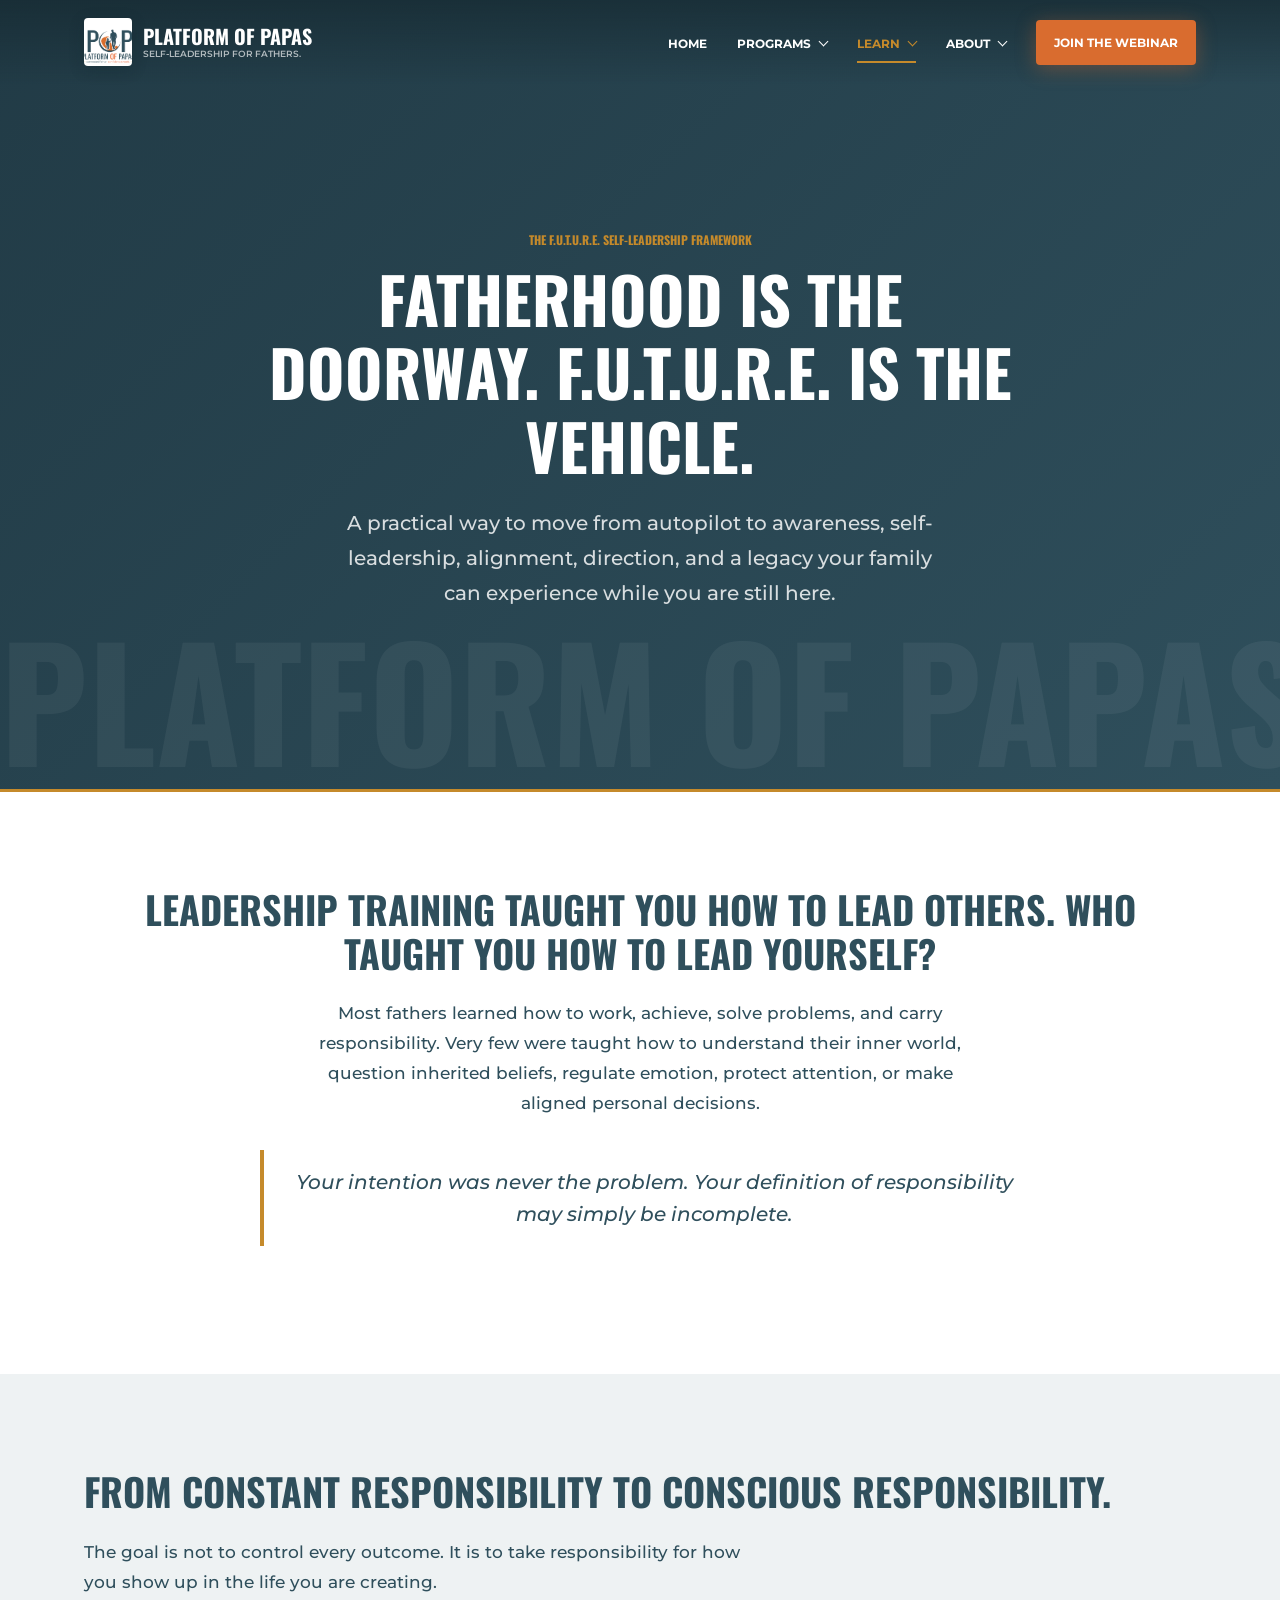
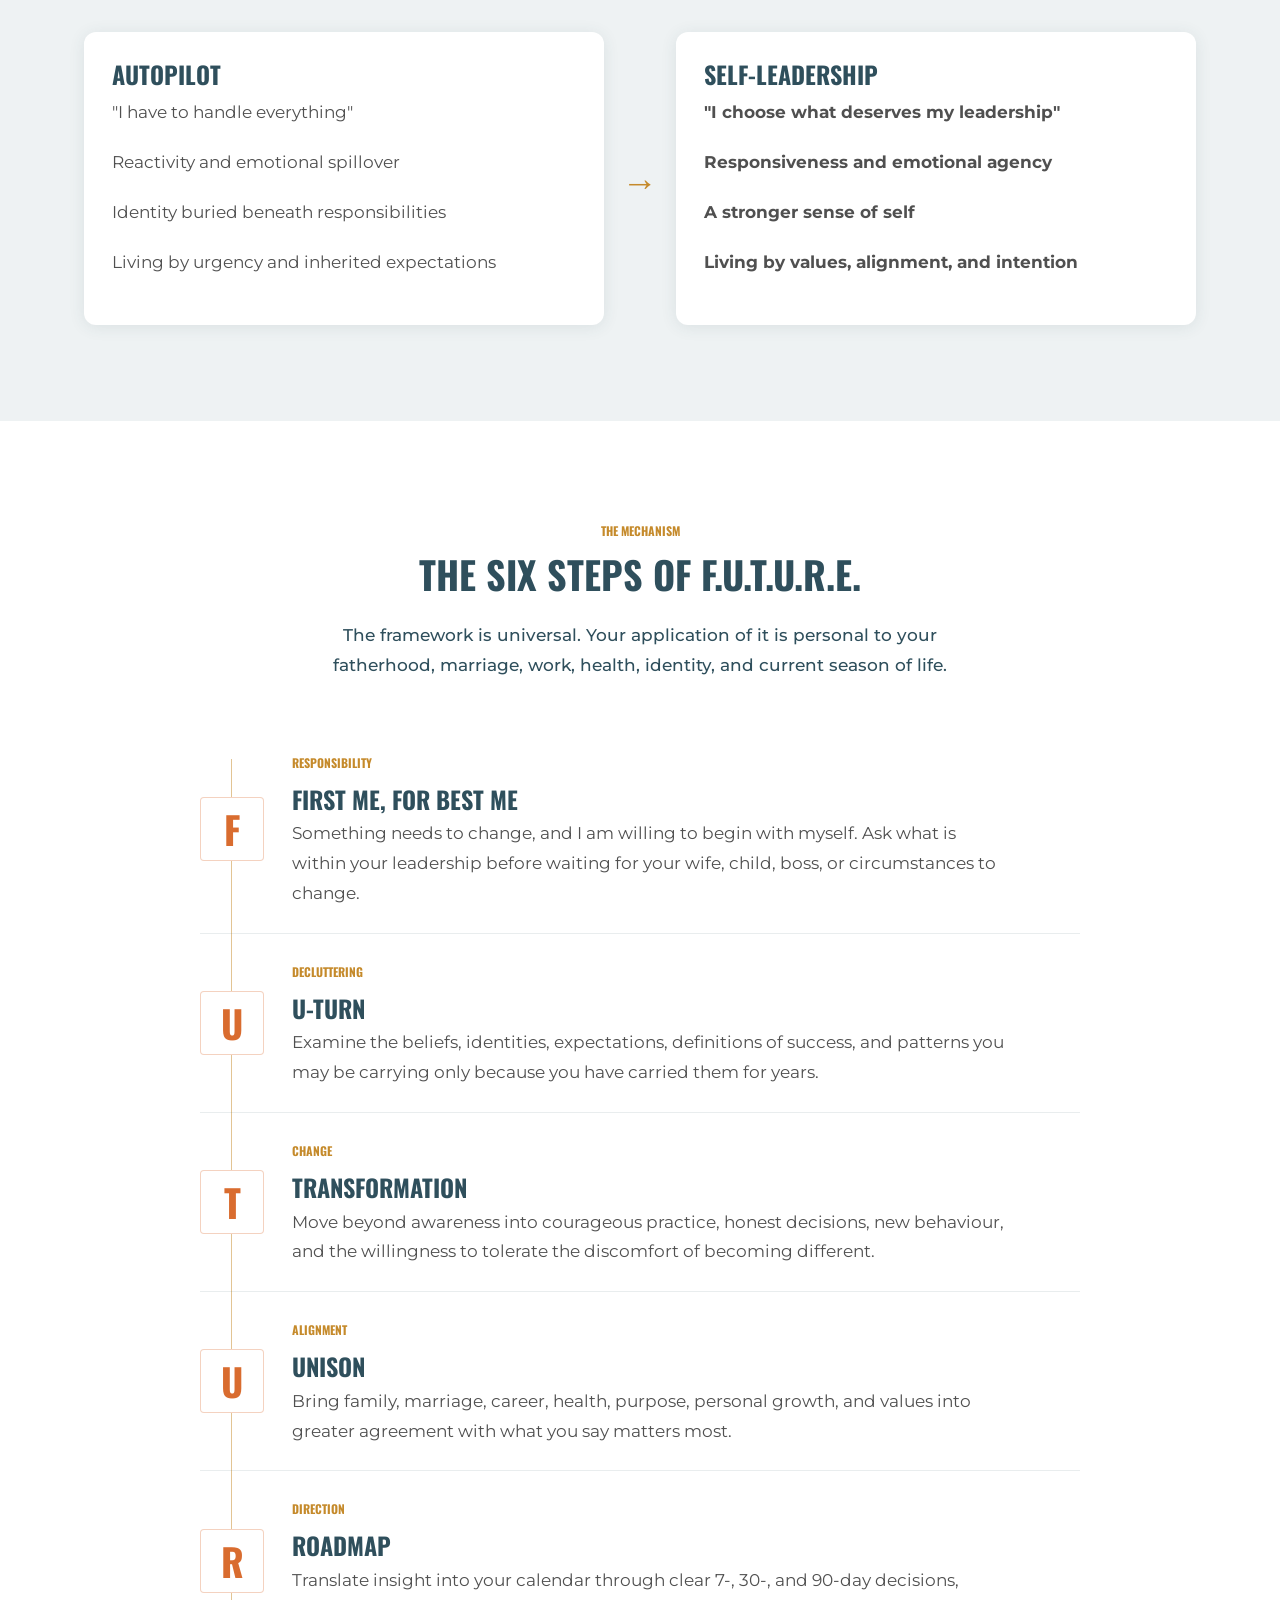
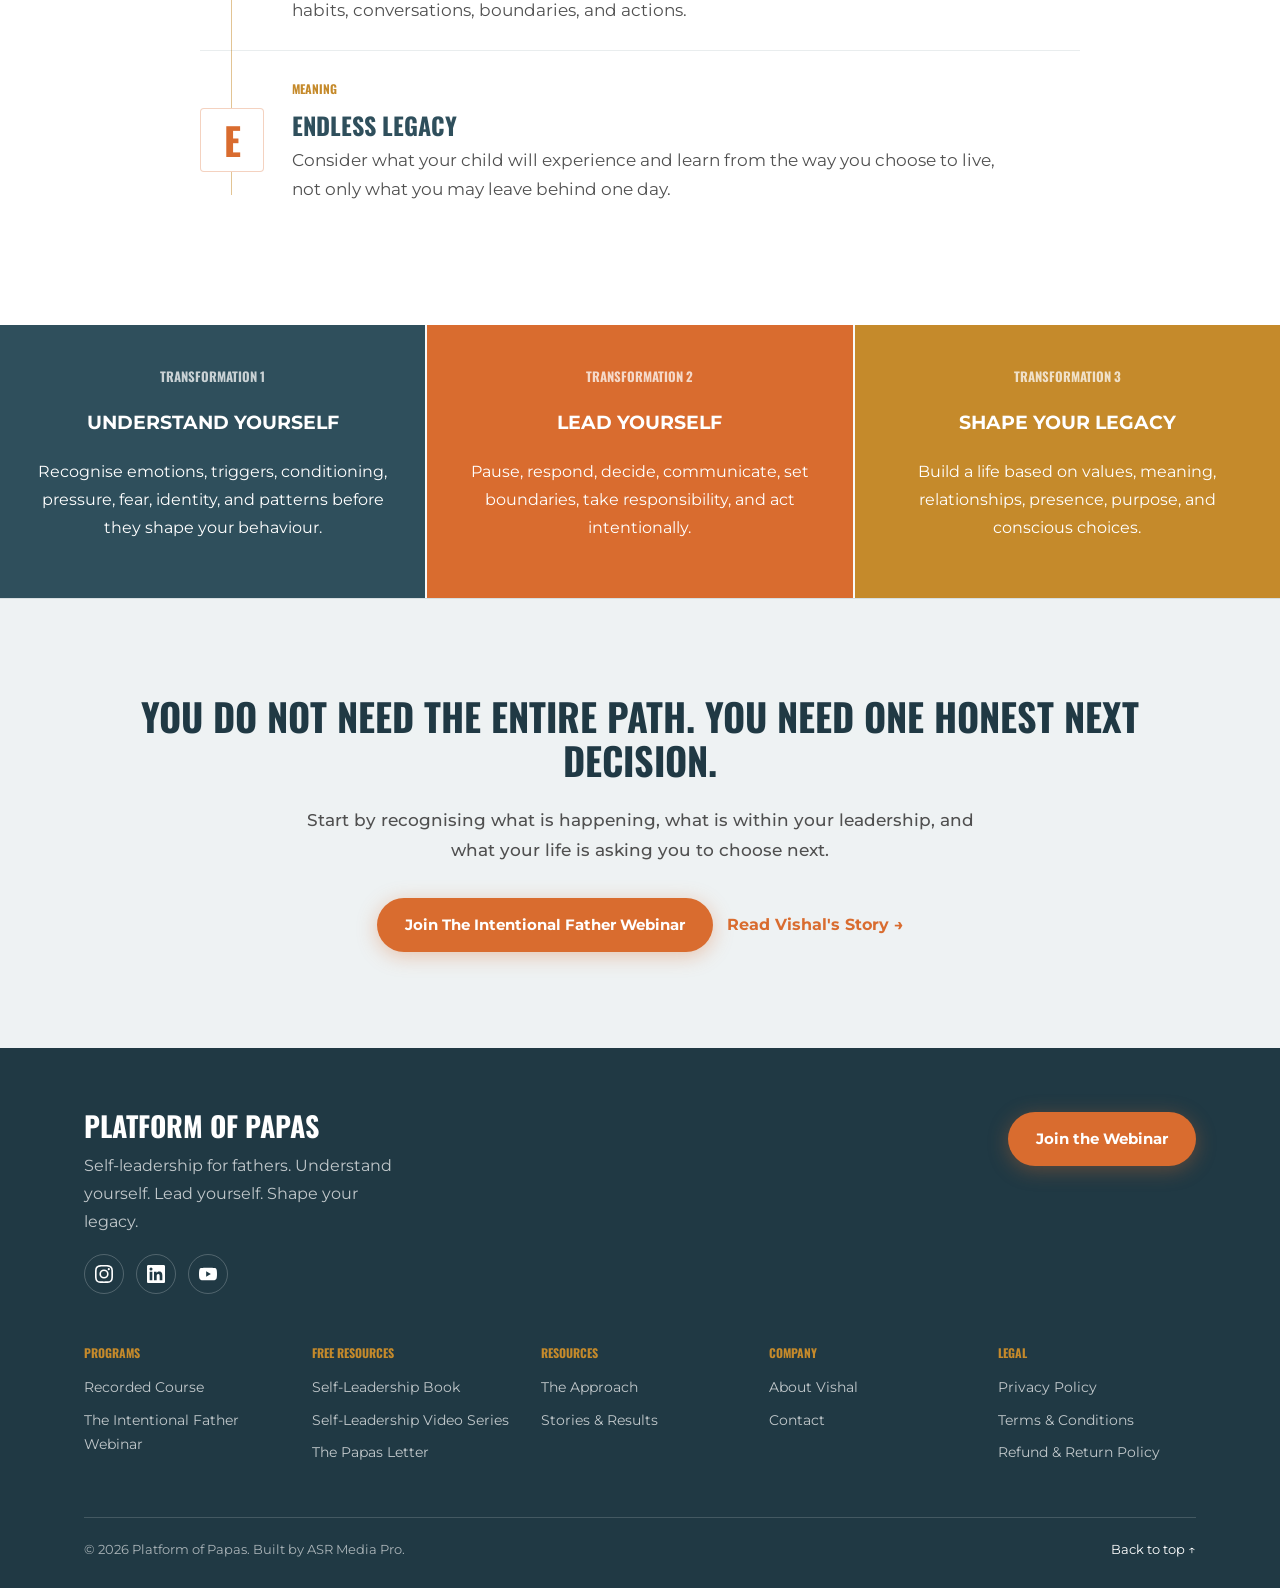
<file: approach/index.html>
<!DOCTYPE html>
<html lang="en">
<head>
  <meta charset="UTF-8">
  <meta name="viewport" content="width=device-width, initial-scale=1.0">
  
  <title>The Approach - Platform of Papas</title>
  <meta name="description" content="Explore the F.U.T.U.R.E. Self-Leadership Framework for fathers: understand yourself, lead yourself, and shape your legacy.">
  <meta property="og:title" content="The Approach - Platform of Papas">
  <meta property="og:description" content="Explore the F.U.T.U.R.E. Self-Leadership Framework for fathers: understand yourself, lead yourself, and shape your legacy.">
  <meta property="og:image" content="../assets/og-image.svg">
  <meta property="og:url" content="/approach/">
  <meta property="og:type" content="website">
  <link rel="preconnect" href="https://fonts.googleapis.com">
  <link rel="preconnect" href="https://fonts.gstatic.com" crossorigin>
  <link rel="stylesheet" href="../assets/site.css?v=20260826c">
</head>
<body>
  <a class="skip-link" href="#main-content">Skip to content</a>
  <header class="site-header" data-site-header>
  <div class="container nav-inner">
    <a class="brand" href="../index.html" aria-label="Platform of Papas home">
      <span class="brand-mark-wrap" aria-hidden="true"><img class="brand-mark" src="../Images/pops-logo-cropped.png" alt=""></span>
      <span class="brand-copy"><span class="brand-text">Platform of Papas</span><span class="brand-tagline">Self-leadership for fathers.</span></span>
    </a>
    <nav class="desktop-nav" aria-label="Primary navigation">
      <a class="nav-link " href="../index.html">Home</a>
      <div class="dropdown " data-dropdown style="--panel-width:350px">
    <button class="dropdown-trigger" type="button" aria-haspopup="true" aria-expanded="false" aria-controls="dropdown-programs" data-dropdown-trigger>Programs<span class="chevron" aria-hidden="true"></span></button>
    <ul class="dropdown-panel" id="dropdown-programs" role="menu">
      <li class="dropdown-label">Paid Programmes</li><li role="none"><a role="menuitem" href="https://lp.platformofpapas.com/fatherhood-transformation-program" target="_blank" rel="noopener noreferrer">Fatherhood Transformation Program</a></li><li role="none"><a role="menuitem" href="https://lp.platformofpapas.com/webinar-registration-lp-page" target="_blank" rel="noopener noreferrer">The Intentional Father Webinar</a></li><li class="dropdown-label">Free Resources</li><li role="none"><a role="menuitem" href="https://lp.platformofpapas.com/ebook-optin" target="_blank" rel="noopener noreferrer">Self-Leadership Book</a></li><li role="none"><a role="menuitem" href="https://lp.platformofpapas.com/video-series-optin" target="_blank" rel="noopener noreferrer">Self-Leadership Video Series</a></li>
    </ul>
  </div>
      <div class="dropdown is-active" data-dropdown style="--panel-width:240px">
    <button class="dropdown-trigger" type="button" aria-haspopup="true" aria-expanded="false" aria-controls="dropdown-learn" data-dropdown-trigger>Learn<span class="chevron" aria-hidden="true"></span></button>
    <ul class="dropdown-panel" id="dropdown-learn" role="menu">
      <li role="none"><a role="menuitem" href="../approach/index.html">The Approach</a></li><li role="none"><a role="menuitem" href="../stories/index.html">Stories & Results</a></li><li role="none"><a role="menuitem" href="../newsletter/index.html">The Papas Letter</a></li>
    </ul>
  </div>
      <div class="dropdown " data-dropdown style="--panel-width:200px">
    <button class="dropdown-trigger" type="button" aria-haspopup="true" aria-expanded="false" aria-controls="dropdown-about" data-dropdown-trigger>About<span class="chevron" aria-hidden="true"></span></button>
    <ul class="dropdown-panel" id="dropdown-about" role="menu">
      <li role="none"><a role="menuitem" href="../about/index.html">About Vishal</a></li><li role="none"><a role="menuitem" href="../contact/index.html">Contact</a></li>
    </ul>
  </div>
    </nav>
    <a class="nav-cta" href="https://lp.platformofpapas.com/webinar-registration-lp-page" target="_blank" rel="noopener noreferrer">Join the Webinar</a>
    <button class="mobile-toggle" type="button" aria-label="Toggle navigation" aria-expanded="false" aria-controls="mobile-nav" data-mobile-toggle>
      <span></span><span></span><span></span>
    </button>
  </div>
  <nav class="mobile-nav" id="mobile-nav" aria-label="Mobile navigation" data-mobile-nav>
    <a class="" href="../index.html">Home</a>
    <div class="mobile-label">Programmes</div>
    <a href="https://lp.platformofpapas.com/fatherhood-transformation-program" target="_blank" rel="noopener noreferrer">Fatherhood Transformation Program</a>
    <a href="https://lp.platformofpapas.com/webinar-registration-lp-page" target="_blank" rel="noopener noreferrer">The Intentional Father Webinar</a>
    <div class="mobile-label">Free Resources</div>
    <a href="https://lp.platformofpapas.com/ebook-optin" target="_blank" rel="noopener noreferrer">Self-Leadership Book</a>
    <a href="https://lp.platformofpapas.com/video-series-optin" target="_blank" rel="noopener noreferrer">Self-Leadership Video Series</a>
    <div class="mobile-label">Learn</div>
    <a href="../approach/index.html">The Approach</a>
    <a href="../stories/index.html">Stories & Results</a>
    <a href="../newsletter/index.html">The Papas Letter</a>
    <div class="mobile-label">About</div>
    <a href="../about/index.html">About Vishal</a>
    <a href="../contact/index.html">Contact</a>
    <a class="btn-primary mobile-cta" href="https://lp.platformofpapas.com/webinar-registration-lp-page" target="_blank" rel="noopener noreferrer">Join the Webinar</a>
  </nav>
</header>
  <main id="main-content">
<section class="hero center ">
  <div class="container ">
    <div class="hero-copy reveal">
      <span class="eyebrow">The F.U.T.U.R.E. Self-Leadership Framework</span>
      <h1>Fatherhood is the doorway. F.U.T.U.R.E. is the vehicle.</h1>
      <p>A practical way to move from autopilot to awareness, self-leadership, alignment, direction, and a legacy your family can experience while you are still here.</p>
    </div>
  </div>
</section>
  <section class="section  center">
  <div class="container">
    <h2 class="reveal">Leadership training taught you how to lead others. Who taught you how to lead yourself?</h2>
    <p class="lead prose reveal">Most fathers learned how to work, achieve, solve problems, and carry responsibility. Very few were taught how to understand their inner world, question inherited beliefs, regulate emotion, protect attention, or make aligned personal decisions.</p>
    <blockquote class="pullquote centered reveal">Your intention was never the problem. Your definition of responsibility may simply be incomplete.</blockquote>
  </div>
</section>
  <section class="section tint ">
  <div class="container">
    <h2 class="reveal">From constant responsibility to conscious responsibility.</h2>
    <p class="lead prose reveal">The goal is not to control every outcome. It is to take responsibility for how you show up in the life you are creating.</p>
    <div class="comparison reveal">
      <div class="comparison-col">
        <h3>Autopilot</h3>
        <p>"I have to handle everything"</p>
        <p>Reactivity and emotional spillover</p>
        <p>Identity buried beneath responsibilities</p>
        <p>Living by urgency and inherited expectations</p>
      </div>
      <div class="comparison-arrow">&rarr;</div>
      <div class="comparison-col">
        <h3>Self-leadership</h3>
        <p><strong>"I choose what deserves my leadership"</strong></p>
        <p><strong>Responsiveness and emotional agency</strong></p>
        <p><strong>A stronger sense of self</strong></p>
        <p><strong>Living by values, alignment, and intention</strong></p>
      </div>
    </div>
  </div>
</section>
  <section class="section  center">
  <div class="container">
    <span class="eyebrow reveal">The mechanism</span>
    <h2 class="reveal">The six steps of F.U.T.U.R.E.</h2>
    <p class="lead prose reveal">The framework is universal. Your application of it is personal to your fatherhood, marriage, work, health, identity, and current season of life.</p>
    <div class="framework-list"><article class="framework-step reveal">
          <div class="step-letter">F</div>
          <div><span class="eyebrow">Responsibility</span><h3>First Me, For Best Me</h3><p>Something needs to change, and I am willing to begin with myself. Ask what is within your leadership before waiting for your wife, child, boss, or circumstances to change.</p></div>
        </article><article class="framework-step reveal">
          <div class="step-letter">U</div>
          <div><span class="eyebrow">Decluttering</span><h3>U-Turn</h3><p>Examine the beliefs, identities, expectations, definitions of success, and patterns you may be carrying only because you have carried them for years.</p></div>
        </article><article class="framework-step reveal">
          <div class="step-letter">T</div>
          <div><span class="eyebrow">Change</span><h3>Transformation</h3><p>Move beyond awareness into courageous practice, honest decisions, new behaviour, and the willingness to tolerate the discomfort of becoming different.</p></div>
        </article><article class="framework-step reveal">
          <div class="step-letter">U</div>
          <div><span class="eyebrow">Alignment</span><h3>Unison</h3><p>Bring family, marriage, career, health, purpose, personal growth, and values into greater agreement with what you say matters most.</p></div>
        </article><article class="framework-step reveal">
          <div class="step-letter">R</div>
          <div><span class="eyebrow">Direction</span><h3>Roadmap</h3><p>Translate insight into your calendar through clear 7-, 30-, and 90-day decisions, habits, conversations, boundaries, and actions.</p></div>
        </article><article class="framework-step reveal">
          <div class="step-letter">E</div>
          <div><span class="eyebrow">Meaning</span><h3>Endless Legacy</h3><p>Consider what your child will experience and learn from the way you choose to live, not only what you may leave behind one day.</p></div>
        </article></div>
  </div>
</section>
  <section class="journey-strip" aria-label="Three core transformations">
    <article class="journey-step reveal"><span class="step-num">TRANSFORMATION 1</span><h3>Understand Yourself</h3><p>Recognise emotions, triggers, conditioning, pressure, fear, identity, and patterns before they shape your behaviour.</p></article>
    <article class="journey-step reveal"><span class="step-num">TRANSFORMATION 2</span><h3>Lead Yourself</h3><p>Pause, respond, decide, communicate, set boundaries, take responsibility, and act intentionally.</p></article>
    <article class="journey-step reveal"><span class="step-num">TRANSFORMATION 3</span><h3>Shape Your Legacy</h3><p>Build a life based on values, meaning, relationships, presence, purpose, and conscious choices.</p></article>
  </section>
  <section class="section approach-cta center">
  <div class="container">
    <h2 class="reveal">You do not need the entire path. You need one honest next decision.</h2>
    <p class="lead prose reveal">Start by recognising what is happening, what is within your leadership, and what your life is asking you to choose next.</p>
    <div class="section-actions"><a class="btn-primary" href="https://lp.platformofpapas.com/webinar-registration-lp-page" target="_blank" rel="noopener noreferrer">Join The Intentional Father Webinar</a> <a class="text-link" href="../about/index.html">Read Vishal's Story &rarr;</a></div>
  </div>
</section>
  </main>
  <footer class="site-footer">
  <div class="container">
    <div class="footer-top">
      <div class="footer-brand">
        <h2>PLATFORM OF PAPAS</h2>
        <p>Self-leadership for fathers. Understand yourself. Lead yourself. Shape your legacy.</p>
        <div class="socials" aria-label="Social links">
          <a href="https://www.instagram.com/platformofpapas" target="_blank" rel="noopener noreferrer" aria-label="Instagram (opens in a new tab)">
            <svg viewBox="0 0 24 24" aria-hidden="true" focusable="false"><path d="M12 2.163c3.204 0 3.584.012 4.85.07 3.252.148 4.771 1.691 4.919 4.919.058 1.265.069 1.645.069 4.849 0 3.205-.012 3.584-.069 4.849-.149 3.225-1.664 4.771-4.919 4.919-1.266.058-1.644.07-4.85.07-3.204 0-3.584-.012-4.849-.07-3.26-.149-4.771-1.699-4.919-4.92-.058-1.265-.07-1.644-.07-4.849 0-3.204.013-3.583.07-4.849.149-3.227 1.664-4.771 4.919-4.919 1.266-.057 1.645-.069 4.849-.069zM12 0C8.741 0 8.333.014 7.053.072 2.695.272.273 2.69.073 7.052.014 8.333 0 8.741 0 12s.014 3.668.072 4.948c.2 4.358 2.618 6.78 6.98 6.98C8.333 23.986 8.741 24 12 24s3.668-.014 4.948-.072c4.354-.2 6.782-2.618 6.979-6.98C23.986 15.668 24 15.259 24 12s-.014-3.667-.072-4.947C23.732 2.699 21.311.272 16.949.072 15.668.014 15.259 0 12 0zm0 5.838A6.162 6.162 0 1 0 12 18.162 6.162 6.162 0 0 0 12 5.838zm0 10.162a4 4 0 1 1 0-8 4 4 0 0 1 0 8zm6.406-11.845a1.44 1.44 0 1 0 0 2.881 1.44 1.44 0 0 0 0-2.881z"/></svg>
          </a>
          <a href="https://www.linkedin.com/company/platform-of-papas/" target="_blank" rel="noopener noreferrer" aria-label="LinkedIn (opens in a new tab)">
            <svg viewBox="0 0 24 24" aria-hidden="true" focusable="false"><path d="M20.447 20.452h-3.554v-5.569c0-1.328-.027-3.037-1.852-3.037-1.853 0-2.136 1.445-2.136 2.939v5.667H9.351V9h3.414v1.561h.046c.477-.9 1.637-1.85 3.37-1.85 3.601 0 4.267 2.37 4.267 5.455v6.286zM5.337 7.433a2.062 2.062 0 1 1 0-4.124 2.062 2.062 0 0 1 0 4.124zM7.119 20.452H3.554V9h3.565v11.452zM22.225 0H1.771C.792 0 0 .774 0 1.729v20.542C0 23.227.792 24 1.771 24h20.451C23.2 24 24 23.227 24 22.271V1.729C24 .774 23.2 0 22.222 0h.003z"/></svg>
          </a>
          <a href="https://www.youtube.com/@PlatformOfPapas" target="_blank" rel="noopener noreferrer" aria-label="YouTube (opens in a new tab)">
            <svg viewBox="0 0 24 24" aria-hidden="true" focusable="false"><path d="M23.498 6.186a3.016 3.016 0 0 0-2.122-2.136C19.505 3.545 12 3.545 12 3.545s-7.505 0-9.377.505A3.017 3.017 0 0 0 .502 6.186C0 8.07 0 12 0 12s0 3.93.502 5.814a3.016 3.016 0 0 0 2.122 2.136c1.871.505 9.376.505 9.376.505s7.505 0 9.377-.505a3.015 3.015 0 0 0 2.122-2.136C24 15.93 24 12 24 12s0-3.93-.502-5.814zM9.545 15.568V8.432L15.818 12l-6.273 3.568z"/></svg>
          </a>
        </div>
      </div>
      <a class="btn-primary" href="https://lp.platformofpapas.com/webinar-registration-lp-page" target="_blank" rel="noopener noreferrer">Join the Webinar</a>
    </div>
    <div class="footer-links">
      <div>
        <h3>Programs</h3>
        <a href="https://lp.platformofpapas.com/fatherhood-transformation-program" target="_blank" rel="noopener noreferrer">Recorded Course</a>
        <a href="https://lp.platformofpapas.com/webinar-registration-lp-page" target="_blank" rel="noopener noreferrer">The Intentional Father Webinar</a>
      </div>
      <div>
        <h3>Free Resources</h3>
        <a href="https://lp.platformofpapas.com/ebook-optin" target="_blank" rel="noopener noreferrer">Self-Leadership Book</a>
        <a href="https://lp.platformofpapas.com/video-series-optin" target="_blank" rel="noopener noreferrer">Self-Leadership Video Series</a>
        <a href="../newsletter/index.html">The Papas Letter</a>
      </div>
      <div>
        <h3>Resources</h3>
        <a href="../approach/index.html">The Approach</a>
        <a href="../stories/index.html">Stories & Results</a>
      </div>
      <div>
        <h3>Company</h3>
        <a href="../about/index.html">About Vishal</a>
        <a href="../contact/index.html">Contact</a>
      </div>
      <div>
        <h3>Legal</h3>
        <a href="../privacy/index.html">Privacy Policy</a>
        <a href="../terms/index.html">Terms &amp; Conditions</a>
        <a href="../refund-policy/index.html">Refund &amp; Return Policy</a>
      </div>
    </div>
    <div class="footer-bottom">
      <span>&copy; 2026 Platform of Papas. Built by ASR Media Pro.</span>
      <a href="#main-content">Back to top &uarr;</a>
    </div>
  </div>
</footer>
  <script src="../assets/site.js?v=20260710b"></script>
</body>
</html>
</file>
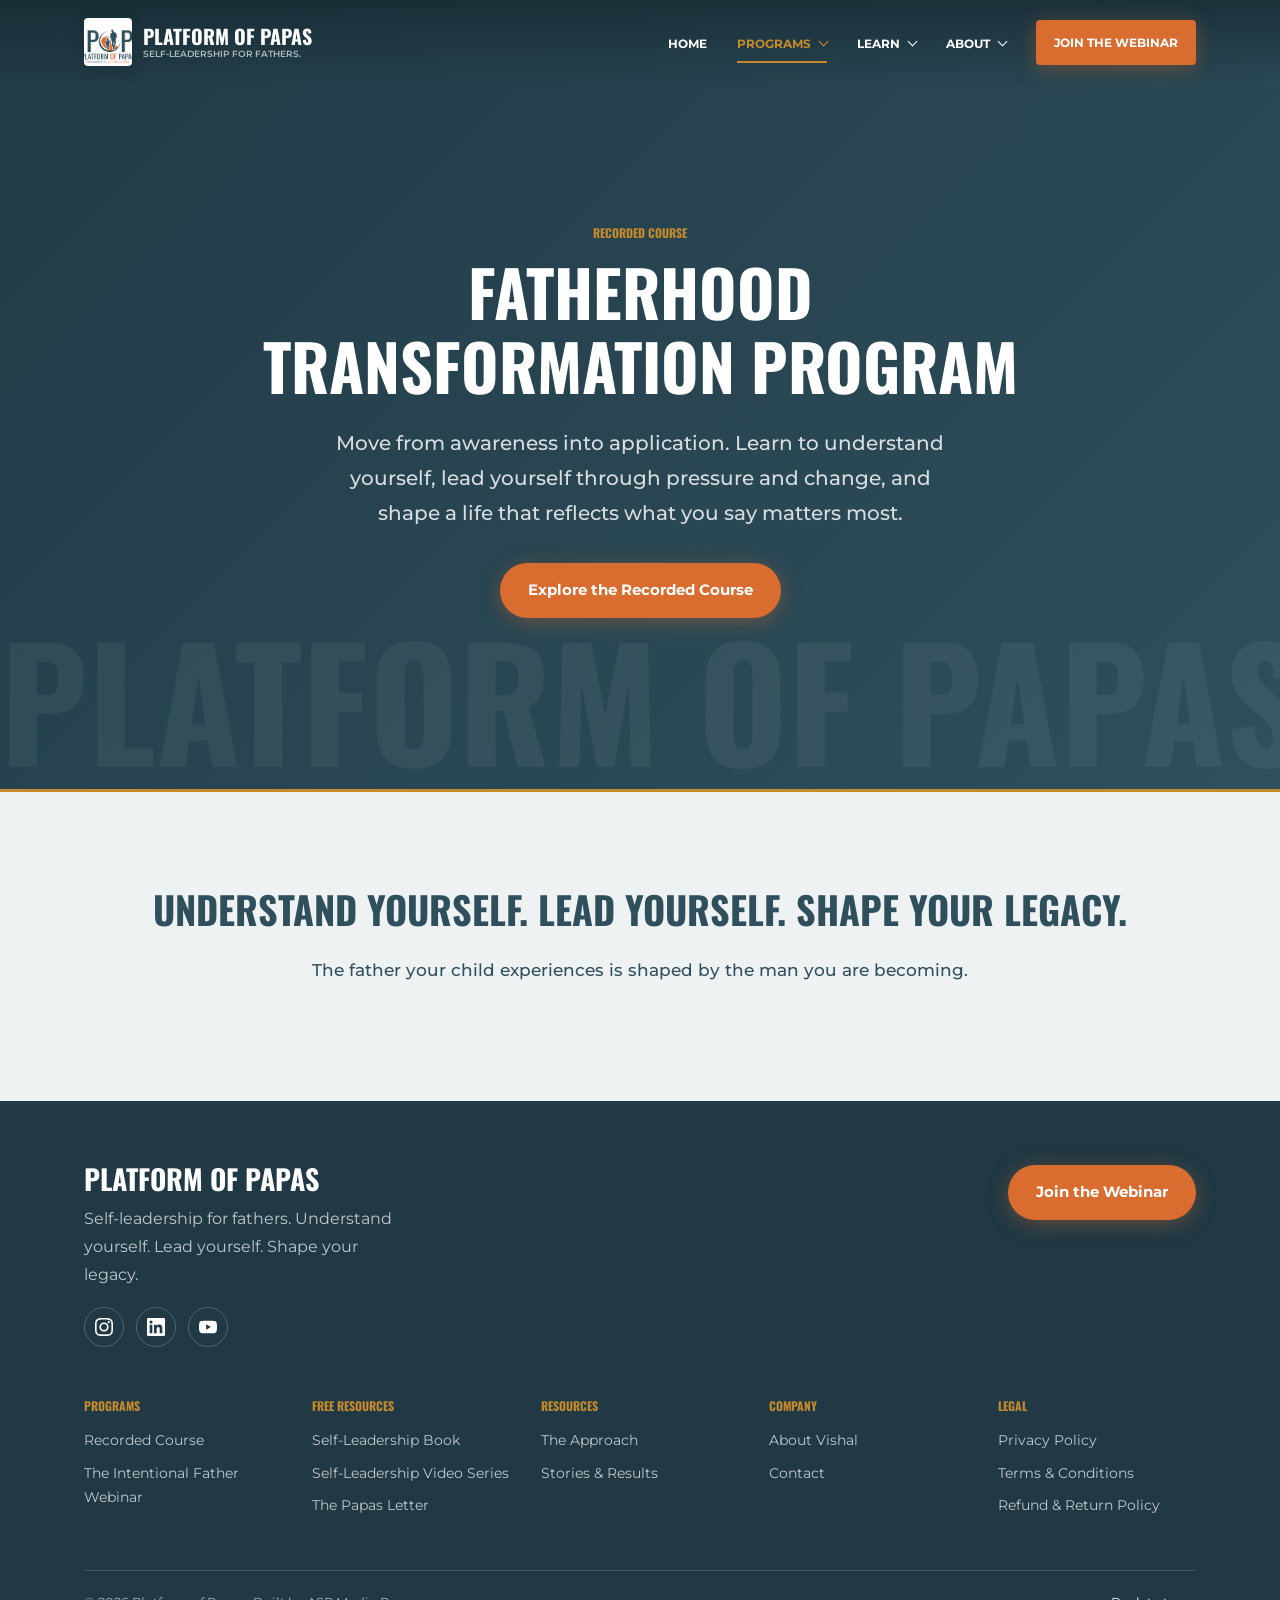
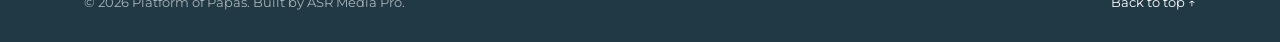
<file: catalyst/index.html>
<!DOCTYPE html>
<html lang="en">
<head>
  <meta charset="UTF-8">
  <meta name="viewport" content="width=device-width, initial-scale=1.0">
  
  <title>Fatherhood Transformation Program - Self-Leadership for Fathers</title>
  <meta name="description" content="A recorded self-leadership programme for fathers ready to understand their patterns, align their choices, and live with greater intention.">
  <meta property="og:title" content="Fatherhood Transformation Program - Self-Leadership for Fathers">
  <meta property="og:description" content="A recorded self-leadership programme for fathers ready to understand their patterns, align their choices, and live with greater intention.">
  <meta property="og:image" content="../assets/og-image.svg">
  <meta property="og:url" content="/catalyst/">
  <meta property="og:type" content="website">
  <link rel="preconnect" href="https://fonts.googleapis.com">
  <link rel="preconnect" href="https://fonts.gstatic.com" crossorigin>
  <link rel="stylesheet" href="../assets/site.css?v=20260826c">
</head>
<body>
  <a class="skip-link" href="#main-content">Skip to content</a>
  <header class="site-header" data-site-header>
  <div class="container nav-inner">
    <a class="brand" href="../index.html" aria-label="Platform of Papas home">
      <span class="brand-mark-wrap" aria-hidden="true"><img class="brand-mark" src="../Images/pops-logo-cropped.png" alt=""></span>
      <span class="brand-copy"><span class="brand-text">Platform of Papas</span><span class="brand-tagline">Self-leadership for fathers.</span></span>
    </a>
    <nav class="desktop-nav" aria-label="Primary navigation">
      <a class="nav-link " href="../index.html">Home</a>
      <div class="dropdown is-active" data-dropdown style="--panel-width:350px">
    <button class="dropdown-trigger" type="button" aria-haspopup="true" aria-expanded="false" aria-controls="dropdown-programs" data-dropdown-trigger>Programs<span class="chevron" aria-hidden="true"></span></button>
    <ul class="dropdown-panel" id="dropdown-programs" role="menu">
      <li class="dropdown-label">Paid Programmes</li><li role="none"><a role="menuitem" href="https://lp.platformofpapas.com/fatherhood-transformation-program" target="_blank" rel="noopener noreferrer">Fatherhood Transformation Program</a></li><li role="none"><a role="menuitem" href="https://lp.platformofpapas.com/webinar-registration-lp-page" target="_blank" rel="noopener noreferrer">The Intentional Father Webinar</a></li><li class="dropdown-label">Free Resources</li><li role="none"><a role="menuitem" href="https://lp.platformofpapas.com/ebook-optin" target="_blank" rel="noopener noreferrer">Self-Leadership Book</a></li><li role="none"><a role="menuitem" href="https://lp.platformofpapas.com/video-series-optin" target="_blank" rel="noopener noreferrer">Self-Leadership Video Series</a></li>
    </ul>
  </div>
      <div class="dropdown " data-dropdown style="--panel-width:240px">
    <button class="dropdown-trigger" type="button" aria-haspopup="true" aria-expanded="false" aria-controls="dropdown-learn" data-dropdown-trigger>Learn<span class="chevron" aria-hidden="true"></span></button>
    <ul class="dropdown-panel" id="dropdown-learn" role="menu">
      <li role="none"><a role="menuitem" href="../approach/index.html">The Approach</a></li><li role="none"><a role="menuitem" href="../stories/index.html">Stories & Results</a></li><li role="none"><a role="menuitem" href="../newsletter/index.html">The Papas Letter</a></li>
    </ul>
  </div>
      <div class="dropdown " data-dropdown style="--panel-width:200px">
    <button class="dropdown-trigger" type="button" aria-haspopup="true" aria-expanded="false" aria-controls="dropdown-about" data-dropdown-trigger>About<span class="chevron" aria-hidden="true"></span></button>
    <ul class="dropdown-panel" id="dropdown-about" role="menu">
      <li role="none"><a role="menuitem" href="../about/index.html">About Vishal</a></li><li role="none"><a role="menuitem" href="../contact/index.html">Contact</a></li>
    </ul>
  </div>
    </nav>
    <a class="nav-cta" href="https://lp.platformofpapas.com/webinar-registration-lp-page" target="_blank" rel="noopener noreferrer">Join the Webinar</a>
    <button class="mobile-toggle" type="button" aria-label="Toggle navigation" aria-expanded="false" aria-controls="mobile-nav" data-mobile-toggle>
      <span></span><span></span><span></span>
    </button>
  </div>
  <nav class="mobile-nav" id="mobile-nav" aria-label="Mobile navigation" data-mobile-nav>
    <a class="" href="../index.html">Home</a>
    <div class="mobile-label">Programmes</div>
    <a href="https://lp.platformofpapas.com/fatherhood-transformation-program" target="_blank" rel="noopener noreferrer">Fatherhood Transformation Program</a>
    <a href="https://lp.platformofpapas.com/webinar-registration-lp-page" target="_blank" rel="noopener noreferrer">The Intentional Father Webinar</a>
    <div class="mobile-label">Free Resources</div>
    <a href="https://lp.platformofpapas.com/ebook-optin" target="_blank" rel="noopener noreferrer">Self-Leadership Book</a>
    <a href="https://lp.platformofpapas.com/video-series-optin" target="_blank" rel="noopener noreferrer">Self-Leadership Video Series</a>
    <div class="mobile-label">Learn</div>
    <a href="../approach/index.html">The Approach</a>
    <a href="../stories/index.html">Stories & Results</a>
    <a href="../newsletter/index.html">The Papas Letter</a>
    <div class="mobile-label">About</div>
    <a href="../about/index.html">About Vishal</a>
    <a href="../contact/index.html">Contact</a>
    <a class="btn-primary mobile-cta" href="https://lp.platformofpapas.com/webinar-registration-lp-page" target="_blank" rel="noopener noreferrer">Join the Webinar</a>
  </nav>
</header>
  <main id="main-content">
<section class="hero center ">
  <div class="container ">
    <div class="hero-copy reveal">
      <span class="eyebrow">Recorded course</span>
      <h1>Fatherhood Transformation Program</h1>
      <p>Move from awareness into application. Learn to understand yourself, lead yourself through pressure and change, and shape a life that reflects what you say matters most.</p>
      <div class="hero-actions"><a class="btn-primary" href="https://lp.platformofpapas.com/fatherhood-transformation-program" target="_blank" rel="noopener noreferrer">Explore the Recorded Course</a></div>
    </div>
  </div>
</section>
  <section class="section tint center ">
  <div class="container">
    <h2 class="reveal">Understand yourself. Lead yourself. Shape your legacy.</h2>
    <p class="lead prose reveal">The father your child experiences is shaped by the man you are becoming.</p>
  </div>
</section>
  </main>
  <footer class="site-footer">
  <div class="container">
    <div class="footer-top">
      <div class="footer-brand">
        <h2>PLATFORM OF PAPAS</h2>
        <p>Self-leadership for fathers. Understand yourself. Lead yourself. Shape your legacy.</p>
        <div class="socials" aria-label="Social links">
          <a href="https://www.instagram.com/platformofpapas" target="_blank" rel="noopener noreferrer" aria-label="Instagram (opens in a new tab)">
            <svg viewBox="0 0 24 24" aria-hidden="true" focusable="false"><path d="M12 2.163c3.204 0 3.584.012 4.85.07 3.252.148 4.771 1.691 4.919 4.919.058 1.265.069 1.645.069 4.849 0 3.205-.012 3.584-.069 4.849-.149 3.225-1.664 4.771-4.919 4.919-1.266.058-1.644.07-4.85.07-3.204 0-3.584-.012-4.849-.07-3.26-.149-4.771-1.699-4.919-4.92-.058-1.265-.07-1.644-.07-4.849 0-3.204.013-3.583.07-4.849.149-3.227 1.664-4.771 4.919-4.919 1.266-.057 1.645-.069 4.849-.069zM12 0C8.741 0 8.333.014 7.053.072 2.695.272.273 2.69.073 7.052.014 8.333 0 8.741 0 12s.014 3.668.072 4.948c.2 4.358 2.618 6.78 6.98 6.98C8.333 23.986 8.741 24 12 24s3.668-.014 4.948-.072c4.354-.2 6.782-2.618 6.979-6.98C23.986 15.668 24 15.259 24 12s-.014-3.667-.072-4.947C23.732 2.699 21.311.272 16.949.072 15.668.014 15.259 0 12 0zm0 5.838A6.162 6.162 0 1 0 12 18.162 6.162 6.162 0 0 0 12 5.838zm0 10.162a4 4 0 1 1 0-8 4 4 0 0 1 0 8zm6.406-11.845a1.44 1.44 0 1 0 0 2.881 1.44 1.44 0 0 0 0-2.881z"/></svg>
          </a>
          <a href="https://www.linkedin.com/company/platform-of-papas/" target="_blank" rel="noopener noreferrer" aria-label="LinkedIn (opens in a new tab)">
            <svg viewBox="0 0 24 24" aria-hidden="true" focusable="false"><path d="M20.447 20.452h-3.554v-5.569c0-1.328-.027-3.037-1.852-3.037-1.853 0-2.136 1.445-2.136 2.939v5.667H9.351V9h3.414v1.561h.046c.477-.9 1.637-1.85 3.37-1.85 3.601 0 4.267 2.37 4.267 5.455v6.286zM5.337 7.433a2.062 2.062 0 1 1 0-4.124 2.062 2.062 0 0 1 0 4.124zM7.119 20.452H3.554V9h3.565v11.452zM22.225 0H1.771C.792 0 0 .774 0 1.729v20.542C0 23.227.792 24 1.771 24h20.451C23.2 24 24 23.227 24 22.271V1.729C24 .774 23.2 0 22.222 0h.003z"/></svg>
          </a>
          <a href="https://www.youtube.com/@PlatformOfPapas" target="_blank" rel="noopener noreferrer" aria-label="YouTube (opens in a new tab)">
            <svg viewBox="0 0 24 24" aria-hidden="true" focusable="false"><path d="M23.498 6.186a3.016 3.016 0 0 0-2.122-2.136C19.505 3.545 12 3.545 12 3.545s-7.505 0-9.377.505A3.017 3.017 0 0 0 .502 6.186C0 8.07 0 12 0 12s0 3.93.502 5.814a3.016 3.016 0 0 0 2.122 2.136c1.871.505 9.376.505 9.376.505s7.505 0 9.377-.505a3.015 3.015 0 0 0 2.122-2.136C24 15.93 24 12 24 12s0-3.93-.502-5.814zM9.545 15.568V8.432L15.818 12l-6.273 3.568z"/></svg>
          </a>
        </div>
      </div>
      <a class="btn-primary" href="https://lp.platformofpapas.com/webinar-registration-lp-page" target="_blank" rel="noopener noreferrer">Join the Webinar</a>
    </div>
    <div class="footer-links">
      <div>
        <h3>Programs</h3>
        <a href="https://lp.platformofpapas.com/fatherhood-transformation-program" target="_blank" rel="noopener noreferrer">Recorded Course</a>
        <a href="https://lp.platformofpapas.com/webinar-registration-lp-page" target="_blank" rel="noopener noreferrer">The Intentional Father Webinar</a>
      </div>
      <div>
        <h3>Free Resources</h3>
        <a href="https://lp.platformofpapas.com/ebook-optin" target="_blank" rel="noopener noreferrer">Self-Leadership Book</a>
        <a href="https://lp.platformofpapas.com/video-series-optin" target="_blank" rel="noopener noreferrer">Self-Leadership Video Series</a>
        <a href="../newsletter/index.html">The Papas Letter</a>
      </div>
      <div>
        <h3>Resources</h3>
        <a href="../approach/index.html">The Approach</a>
        <a href="../stories/index.html">Stories & Results</a>
      </div>
      <div>
        <h3>Company</h3>
        <a href="../about/index.html">About Vishal</a>
        <a href="../contact/index.html">Contact</a>
      </div>
      <div>
        <h3>Legal</h3>
        <a href="../privacy/index.html">Privacy Policy</a>
        <a href="../terms/index.html">Terms &amp; Conditions</a>
        <a href="../refund-policy/index.html">Refund &amp; Return Policy</a>
      </div>
    </div>
    <div class="footer-bottom">
      <span>&copy; 2026 Platform of Papas. Built by ASR Media Pro.</span>
      <a href="#main-content">Back to top &uarr;</a>
    </div>
  </div>
</footer>
  <script src="../assets/site.js?v=20260710b"></script>
</body>
</html>
</file>
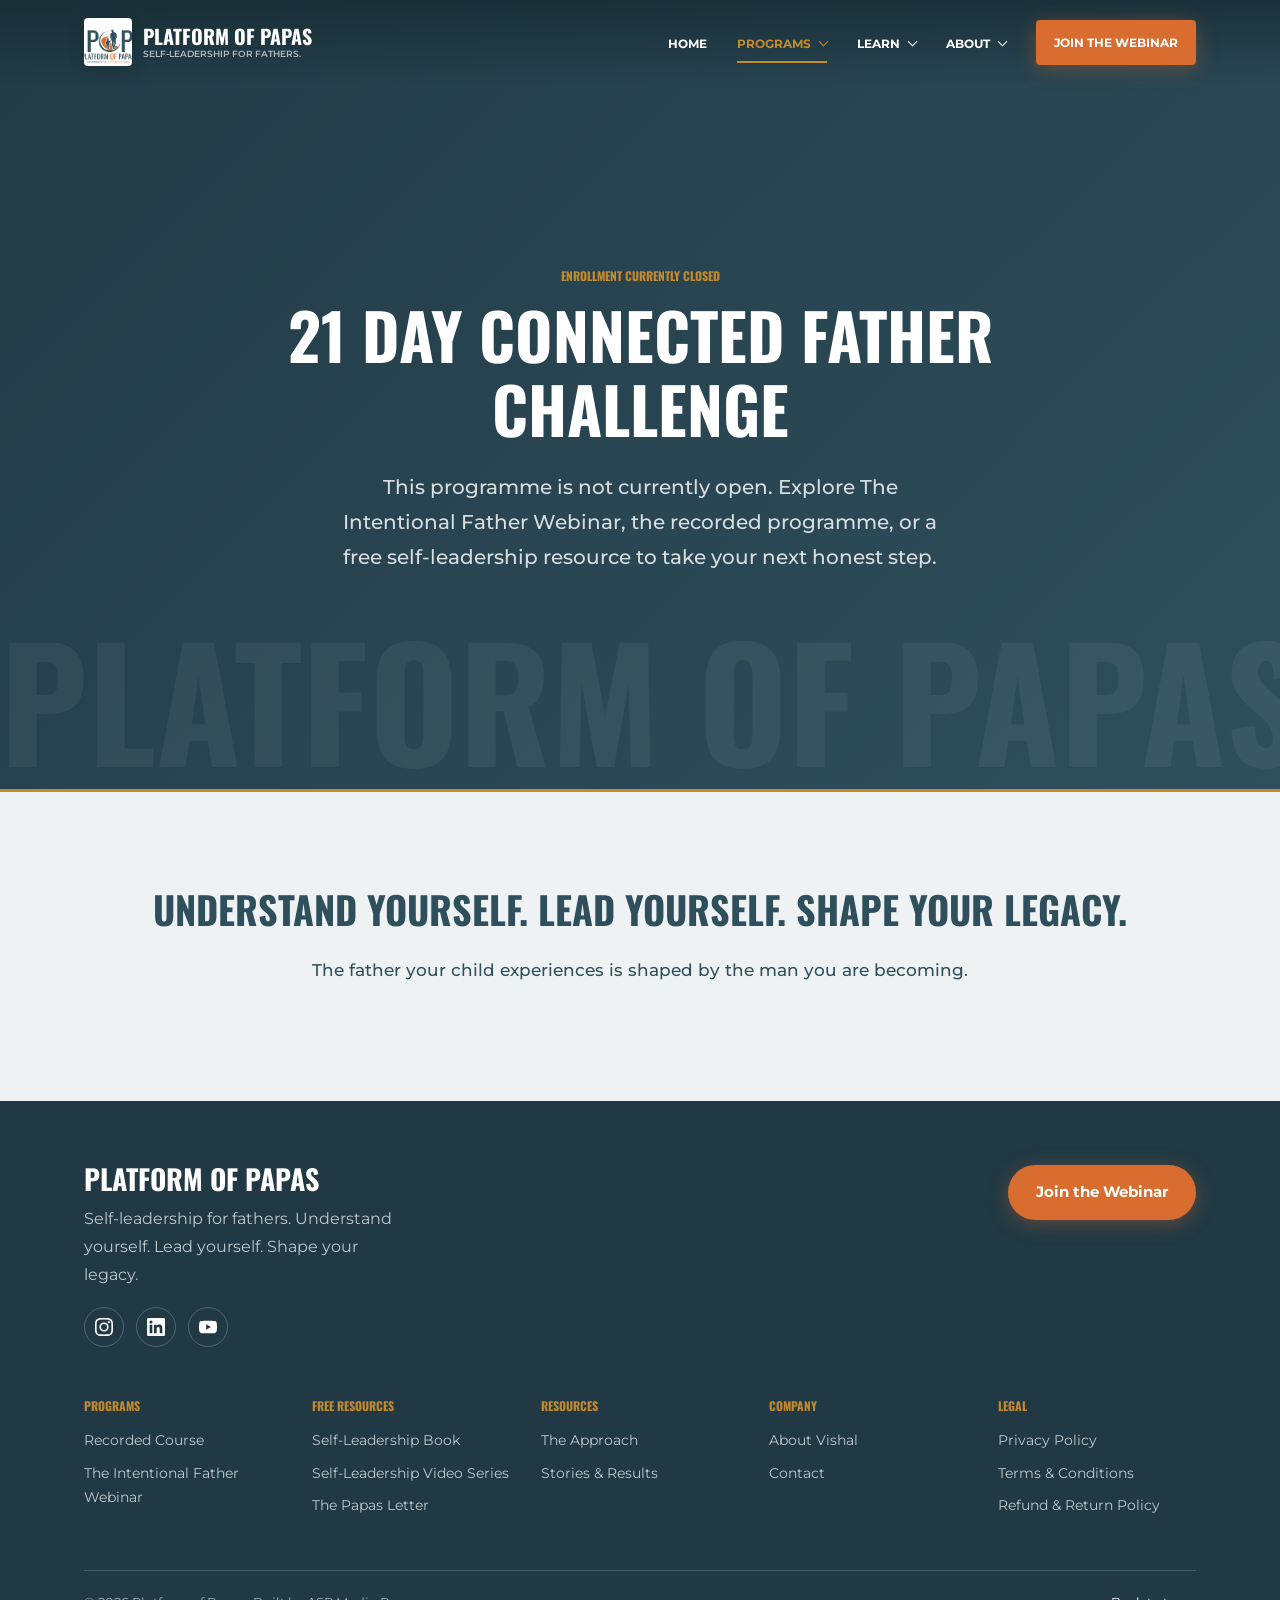
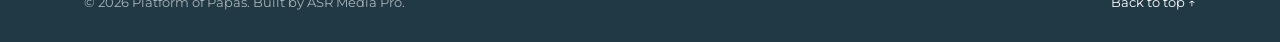
<file: challenge/index.html>
<!DOCTYPE html>
<html lang="en">
<head>
  <meta charset="UTF-8">
  <meta name="viewport" content="width=device-width, initial-scale=1.0">
  <meta name="robots" content="noindex, nofollow">
  <title>21 Day Connected Father Challenge - Platform of Papas</title>
  <meta name="description" content="The 21 Day Connected Father Challenge is not currently open for enrolment.">
  <meta property="og:title" content="21 Day Connected Father Challenge - Platform of Papas">
  <meta property="og:description" content="The 21 Day Connected Father Challenge is not currently open for enrolment.">
  <meta property="og:image" content="../assets/og-image.svg">
  <meta property="og:url" content="/challenge/">
  <meta property="og:type" content="website">
  <link rel="preconnect" href="https://fonts.googleapis.com">
  <link rel="preconnect" href="https://fonts.gstatic.com" crossorigin>
  <link rel="stylesheet" href="../assets/site.css?v=20260826c">
</head>
<body>
  <a class="skip-link" href="#main-content">Skip to content</a>
  <header class="site-header" data-site-header>
  <div class="container nav-inner">
    <a class="brand" href="../index.html" aria-label="Platform of Papas home">
      <span class="brand-mark-wrap" aria-hidden="true"><img class="brand-mark" src="../Images/pops-logo-cropped.png" alt=""></span>
      <span class="brand-copy"><span class="brand-text">Platform of Papas</span><span class="brand-tagline">Self-leadership for fathers.</span></span>
    </a>
    <nav class="desktop-nav" aria-label="Primary navigation">
      <a class="nav-link " href="../index.html">Home</a>
      <div class="dropdown is-active" data-dropdown style="--panel-width:350px">
    <button class="dropdown-trigger" type="button" aria-haspopup="true" aria-expanded="false" aria-controls="dropdown-programs" data-dropdown-trigger>Programs<span class="chevron" aria-hidden="true"></span></button>
    <ul class="dropdown-panel" id="dropdown-programs" role="menu">
      <li class="dropdown-label">Paid Programmes</li><li role="none"><a role="menuitem" href="https://lp.platformofpapas.com/fatherhood-transformation-program" target="_blank" rel="noopener noreferrer">Fatherhood Transformation Program</a></li><li role="none"><a role="menuitem" href="https://lp.platformofpapas.com/webinar-registration-lp-page" target="_blank" rel="noopener noreferrer">The Intentional Father Webinar</a></li><li class="dropdown-label">Free Resources</li><li role="none"><a role="menuitem" href="https://lp.platformofpapas.com/ebook-optin" target="_blank" rel="noopener noreferrer">Self-Leadership Book</a></li><li role="none"><a role="menuitem" href="https://lp.platformofpapas.com/video-series-optin" target="_blank" rel="noopener noreferrer">Self-Leadership Video Series</a></li>
    </ul>
  </div>
      <div class="dropdown " data-dropdown style="--panel-width:240px">
    <button class="dropdown-trigger" type="button" aria-haspopup="true" aria-expanded="false" aria-controls="dropdown-learn" data-dropdown-trigger>Learn<span class="chevron" aria-hidden="true"></span></button>
    <ul class="dropdown-panel" id="dropdown-learn" role="menu">
      <li role="none"><a role="menuitem" href="../approach/index.html">The Approach</a></li><li role="none"><a role="menuitem" href="../stories/index.html">Stories & Results</a></li><li role="none"><a role="menuitem" href="../newsletter/index.html">The Papas Letter</a></li>
    </ul>
  </div>
      <div class="dropdown " data-dropdown style="--panel-width:200px">
    <button class="dropdown-trigger" type="button" aria-haspopup="true" aria-expanded="false" aria-controls="dropdown-about" data-dropdown-trigger>About<span class="chevron" aria-hidden="true"></span></button>
    <ul class="dropdown-panel" id="dropdown-about" role="menu">
      <li role="none"><a role="menuitem" href="../about/index.html">About Vishal</a></li><li role="none"><a role="menuitem" href="../contact/index.html">Contact</a></li>
    </ul>
  </div>
    </nav>
    <a class="nav-cta" href="https://lp.platformofpapas.com/webinar-registration-lp-page" target="_blank" rel="noopener noreferrer">Join the Webinar</a>
    <button class="mobile-toggle" type="button" aria-label="Toggle navigation" aria-expanded="false" aria-controls="mobile-nav" data-mobile-toggle>
      <span></span><span></span><span></span>
    </button>
  </div>
  <nav class="mobile-nav" id="mobile-nav" aria-label="Mobile navigation" data-mobile-nav>
    <a class="" href="../index.html">Home</a>
    <div class="mobile-label">Programmes</div>
    <a href="https://lp.platformofpapas.com/fatherhood-transformation-program" target="_blank" rel="noopener noreferrer">Fatherhood Transformation Program</a>
    <a href="https://lp.platformofpapas.com/webinar-registration-lp-page" target="_blank" rel="noopener noreferrer">The Intentional Father Webinar</a>
    <div class="mobile-label">Free Resources</div>
    <a href="https://lp.platformofpapas.com/ebook-optin" target="_blank" rel="noopener noreferrer">Self-Leadership Book</a>
    <a href="https://lp.platformofpapas.com/video-series-optin" target="_blank" rel="noopener noreferrer">Self-Leadership Video Series</a>
    <div class="mobile-label">Learn</div>
    <a href="../approach/index.html">The Approach</a>
    <a href="../stories/index.html">Stories & Results</a>
    <a href="../newsletter/index.html">The Papas Letter</a>
    <div class="mobile-label">About</div>
    <a href="../about/index.html">About Vishal</a>
    <a href="../contact/index.html">Contact</a>
    <a class="btn-primary mobile-cta" href="https://lp.platformofpapas.com/webinar-registration-lp-page" target="_blank" rel="noopener noreferrer">Join the Webinar</a>
  </nav>
</header>
  <main id="main-content">
<section class="hero center ">
  <div class="container ">
    <div class="hero-copy reveal">
      <span class="eyebrow">Enrollment currently closed</span>
      <h1>21 Day Connected Father Challenge</h1>
      <p>This programme is not currently open. Explore The Intentional Father Webinar, the recorded programme, or a free self-leadership resource to take your next honest step.</p>
    </div>
  </div>
</section>
  <section class="section tint center ">
  <div class="container">
    <h2 class="reveal">Understand yourself. Lead yourself. Shape your legacy.</h2>
    <p class="lead prose reveal">The father your child experiences is shaped by the man you are becoming.</p>
  </div>
</section>
  </main>
  <footer class="site-footer">
  <div class="container">
    <div class="footer-top">
      <div class="footer-brand">
        <h2>PLATFORM OF PAPAS</h2>
        <p>Self-leadership for fathers. Understand yourself. Lead yourself. Shape your legacy.</p>
        <div class="socials" aria-label="Social links">
          <a href="https://www.instagram.com/platformofpapas" target="_blank" rel="noopener noreferrer" aria-label="Instagram (opens in a new tab)">
            <svg viewBox="0 0 24 24" aria-hidden="true" focusable="false"><path d="M12 2.163c3.204 0 3.584.012 4.85.07 3.252.148 4.771 1.691 4.919 4.919.058 1.265.069 1.645.069 4.849 0 3.205-.012 3.584-.069 4.849-.149 3.225-1.664 4.771-4.919 4.919-1.266.058-1.644.07-4.85.07-3.204 0-3.584-.012-4.849-.07-3.26-.149-4.771-1.699-4.919-4.92-.058-1.265-.07-1.644-.07-4.849 0-3.204.013-3.583.07-4.849.149-3.227 1.664-4.771 4.919-4.919 1.266-.057 1.645-.069 4.849-.069zM12 0C8.741 0 8.333.014 7.053.072 2.695.272.273 2.69.073 7.052.014 8.333 0 8.741 0 12s.014 3.668.072 4.948c.2 4.358 2.618 6.78 6.98 6.98C8.333 23.986 8.741 24 12 24s3.668-.014 4.948-.072c4.354-.2 6.782-2.618 6.979-6.98C23.986 15.668 24 15.259 24 12s-.014-3.667-.072-4.947C23.732 2.699 21.311.272 16.949.072 15.668.014 15.259 0 12 0zm0 5.838A6.162 6.162 0 1 0 12 18.162 6.162 6.162 0 0 0 12 5.838zm0 10.162a4 4 0 1 1 0-8 4 4 0 0 1 0 8zm6.406-11.845a1.44 1.44 0 1 0 0 2.881 1.44 1.44 0 0 0 0-2.881z"/></svg>
          </a>
          <a href="https://www.linkedin.com/company/platform-of-papas/" target="_blank" rel="noopener noreferrer" aria-label="LinkedIn (opens in a new tab)">
            <svg viewBox="0 0 24 24" aria-hidden="true" focusable="false"><path d="M20.447 20.452h-3.554v-5.569c0-1.328-.027-3.037-1.852-3.037-1.853 0-2.136 1.445-2.136 2.939v5.667H9.351V9h3.414v1.561h.046c.477-.9 1.637-1.85 3.37-1.85 3.601 0 4.267 2.37 4.267 5.455v6.286zM5.337 7.433a2.062 2.062 0 1 1 0-4.124 2.062 2.062 0 0 1 0 4.124zM7.119 20.452H3.554V9h3.565v11.452zM22.225 0H1.771C.792 0 0 .774 0 1.729v20.542C0 23.227.792 24 1.771 24h20.451C23.2 24 24 23.227 24 22.271V1.729C24 .774 23.2 0 22.222 0h.003z"/></svg>
          </a>
          <a href="https://www.youtube.com/@PlatformOfPapas" target="_blank" rel="noopener noreferrer" aria-label="YouTube (opens in a new tab)">
            <svg viewBox="0 0 24 24" aria-hidden="true" focusable="false"><path d="M23.498 6.186a3.016 3.016 0 0 0-2.122-2.136C19.505 3.545 12 3.545 12 3.545s-7.505 0-9.377.505A3.017 3.017 0 0 0 .502 6.186C0 8.07 0 12 0 12s0 3.93.502 5.814a3.016 3.016 0 0 0 2.122 2.136c1.871.505 9.376.505 9.376.505s7.505 0 9.377-.505a3.015 3.015 0 0 0 2.122-2.136C24 15.93 24 12 24 12s0-3.93-.502-5.814zM9.545 15.568V8.432L15.818 12l-6.273 3.568z"/></svg>
          </a>
        </div>
      </div>
      <a class="btn-primary" href="https://lp.platformofpapas.com/webinar-registration-lp-page" target="_blank" rel="noopener noreferrer">Join the Webinar</a>
    </div>
    <div class="footer-links">
      <div>
        <h3>Programs</h3>
        <a href="https://lp.platformofpapas.com/fatherhood-transformation-program" target="_blank" rel="noopener noreferrer">Recorded Course</a>
        <a href="https://lp.platformofpapas.com/webinar-registration-lp-page" target="_blank" rel="noopener noreferrer">The Intentional Father Webinar</a>
      </div>
      <div>
        <h3>Free Resources</h3>
        <a href="https://lp.platformofpapas.com/ebook-optin" target="_blank" rel="noopener noreferrer">Self-Leadership Book</a>
        <a href="https://lp.platformofpapas.com/video-series-optin" target="_blank" rel="noopener noreferrer">Self-Leadership Video Series</a>
        <a href="../newsletter/index.html">The Papas Letter</a>
      </div>
      <div>
        <h3>Resources</h3>
        <a href="../approach/index.html">The Approach</a>
        <a href="../stories/index.html">Stories & Results</a>
      </div>
      <div>
        <h3>Company</h3>
        <a href="../about/index.html">About Vishal</a>
        <a href="../contact/index.html">Contact</a>
      </div>
      <div>
        <h3>Legal</h3>
        <a href="../privacy/index.html">Privacy Policy</a>
        <a href="../terms/index.html">Terms &amp; Conditions</a>
        <a href="../refund-policy/index.html">Refund &amp; Return Policy</a>
      </div>
    </div>
    <div class="footer-bottom">
      <span>&copy; 2026 Platform of Papas. Built by ASR Media Pro.</span>
      <a href="#main-content">Back to top &uarr;</a>
    </div>
  </div>
</footer>
  <script src="../assets/site.js?v=20260710b"></script>
</body>
</html>
</file>
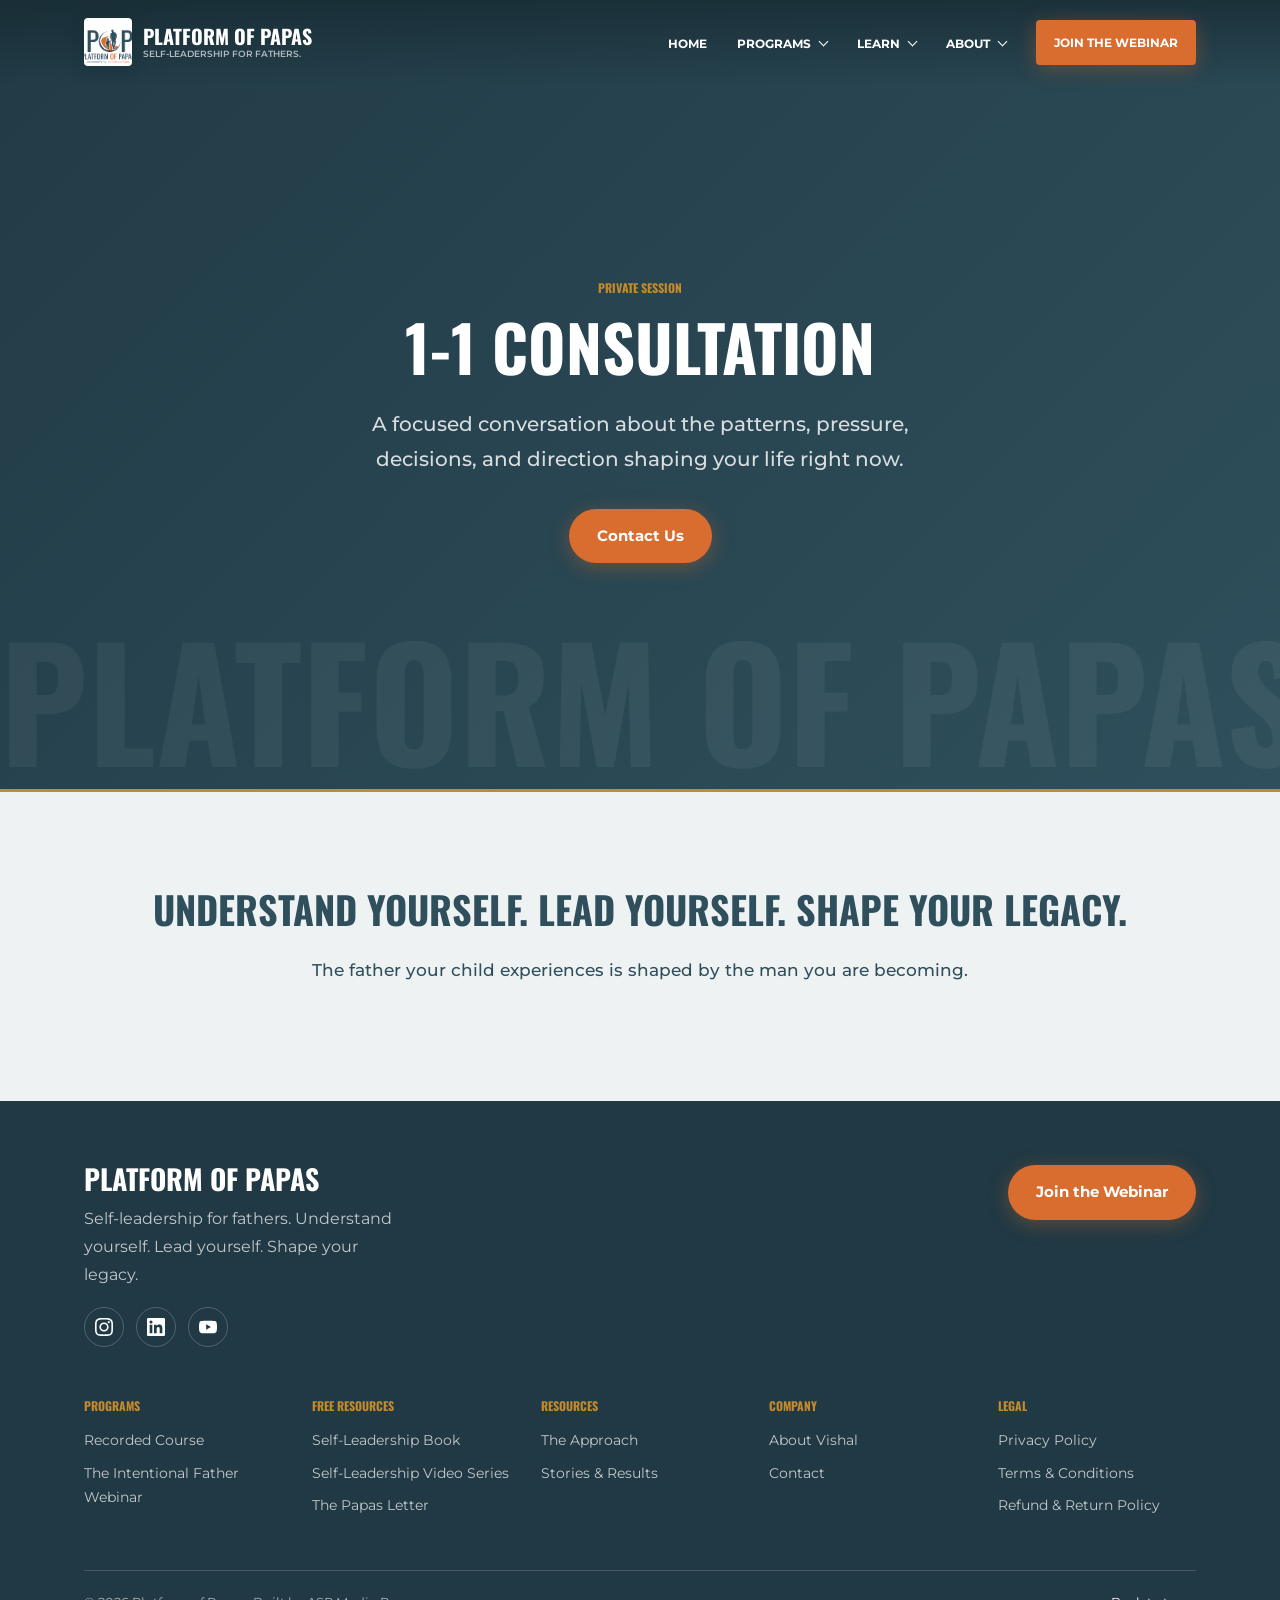
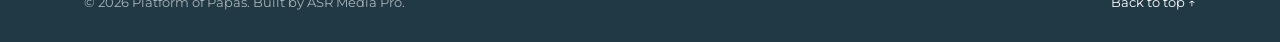
<file: consultation/index.html>
<!DOCTYPE html>
<html lang="en">
<head>
  <meta charset="UTF-8">
  <meta name="viewport" content="width=device-width, initial-scale=1.0">
  <meta name="robots" content="noindex, nofollow">
  <title>1-1 Consultation - Platform of Papas</title>
  <meta name="description" content="A private self-leadership consultation with Platform of Papas.">
  <meta property="og:title" content="1-1 Consultation - Platform of Papas">
  <meta property="og:description" content="A private self-leadership consultation with Platform of Papas.">
  <meta property="og:image" content="../assets/og-image.svg">
  <meta property="og:url" content="/consultation/">
  <meta property="og:type" content="website">
  <link rel="preconnect" href="https://fonts.googleapis.com">
  <link rel="preconnect" href="https://fonts.gstatic.com" crossorigin>
  <link rel="stylesheet" href="../assets/site.css?v=20260826c">
</head>
<body>
  <a class="skip-link" href="#main-content">Skip to content</a>
  <header class="site-header" data-site-header>
  <div class="container nav-inner">
    <a class="brand" href="../index.html" aria-label="Platform of Papas home">
      <span class="brand-mark-wrap" aria-hidden="true"><img class="brand-mark" src="../Images/pops-logo-cropped.png" alt=""></span>
      <span class="brand-copy"><span class="brand-text">Platform of Papas</span><span class="brand-tagline">Self-leadership for fathers.</span></span>
    </a>
    <nav class="desktop-nav" aria-label="Primary navigation">
      <a class="nav-link " href="../index.html">Home</a>
      <div class="dropdown " data-dropdown style="--panel-width:350px">
    <button class="dropdown-trigger" type="button" aria-haspopup="true" aria-expanded="false" aria-controls="dropdown-programs" data-dropdown-trigger>Programs<span class="chevron" aria-hidden="true"></span></button>
    <ul class="dropdown-panel" id="dropdown-programs" role="menu">
      <li class="dropdown-label">Paid Programmes</li><li role="none"><a role="menuitem" href="https://lp.platformofpapas.com/fatherhood-transformation-program" target="_blank" rel="noopener noreferrer">Fatherhood Transformation Program</a></li><li role="none"><a role="menuitem" href="https://lp.platformofpapas.com/webinar-registration-lp-page" target="_blank" rel="noopener noreferrer">The Intentional Father Webinar</a></li><li class="dropdown-label">Free Resources</li><li role="none"><a role="menuitem" href="https://lp.platformofpapas.com/ebook-optin" target="_blank" rel="noopener noreferrer">Self-Leadership Book</a></li><li role="none"><a role="menuitem" href="https://lp.platformofpapas.com/video-series-optin" target="_blank" rel="noopener noreferrer">Self-Leadership Video Series</a></li>
    </ul>
  </div>
      <div class="dropdown " data-dropdown style="--panel-width:240px">
    <button class="dropdown-trigger" type="button" aria-haspopup="true" aria-expanded="false" aria-controls="dropdown-learn" data-dropdown-trigger>Learn<span class="chevron" aria-hidden="true"></span></button>
    <ul class="dropdown-panel" id="dropdown-learn" role="menu">
      <li role="none"><a role="menuitem" href="../approach/index.html">The Approach</a></li><li role="none"><a role="menuitem" href="../stories/index.html">Stories & Results</a></li><li role="none"><a role="menuitem" href="../newsletter/index.html">The Papas Letter</a></li>
    </ul>
  </div>
      <div class="dropdown " data-dropdown style="--panel-width:200px">
    <button class="dropdown-trigger" type="button" aria-haspopup="true" aria-expanded="false" aria-controls="dropdown-about" data-dropdown-trigger>About<span class="chevron" aria-hidden="true"></span></button>
    <ul class="dropdown-panel" id="dropdown-about" role="menu">
      <li role="none"><a role="menuitem" href="../about/index.html">About Vishal</a></li><li role="none"><a role="menuitem" href="../contact/index.html">Contact</a></li>
    </ul>
  </div>
    </nav>
    <a class="nav-cta" href="https://lp.platformofpapas.com/webinar-registration-lp-page" target="_blank" rel="noopener noreferrer">Join the Webinar</a>
    <button class="mobile-toggle" type="button" aria-label="Toggle navigation" aria-expanded="false" aria-controls="mobile-nav" data-mobile-toggle>
      <span></span><span></span><span></span>
    </button>
  </div>
  <nav class="mobile-nav" id="mobile-nav" aria-label="Mobile navigation" data-mobile-nav>
    <a class="" href="../index.html">Home</a>
    <div class="mobile-label">Programmes</div>
    <a href="https://lp.platformofpapas.com/fatherhood-transformation-program" target="_blank" rel="noopener noreferrer">Fatherhood Transformation Program</a>
    <a href="https://lp.platformofpapas.com/webinar-registration-lp-page" target="_blank" rel="noopener noreferrer">The Intentional Father Webinar</a>
    <div class="mobile-label">Free Resources</div>
    <a href="https://lp.platformofpapas.com/ebook-optin" target="_blank" rel="noopener noreferrer">Self-Leadership Book</a>
    <a href="https://lp.platformofpapas.com/video-series-optin" target="_blank" rel="noopener noreferrer">Self-Leadership Video Series</a>
    <div class="mobile-label">Learn</div>
    <a href="../approach/index.html">The Approach</a>
    <a href="../stories/index.html">Stories & Results</a>
    <a href="../newsletter/index.html">The Papas Letter</a>
    <div class="mobile-label">About</div>
    <a href="../about/index.html">About Vishal</a>
    <a href="../contact/index.html">Contact</a>
    <a class="btn-primary mobile-cta" href="https://lp.platformofpapas.com/webinar-registration-lp-page" target="_blank" rel="noopener noreferrer">Join the Webinar</a>
  </nav>
</header>
  <main id="main-content">
<section class="hero center ">
  <div class="container ">
    <div class="hero-copy reveal">
      <span class="eyebrow">Private session</span>
      <h1>1-1 Consultation</h1>
      <p>A focused conversation about the patterns, pressure, decisions, and direction shaping your life right now.</p>
      <div class="hero-actions"><a class="btn-primary" href="../contact/index.html">Contact Us</a></div>
    </div>
  </div>
</section>
  <section class="section tint center ">
  <div class="container">
    <h2 class="reveal">Understand yourself. Lead yourself. Shape your legacy.</h2>
    <p class="lead prose reveal">The father your child experiences is shaped by the man you are becoming.</p>
  </div>
</section>
  </main>
  <footer class="site-footer">
  <div class="container">
    <div class="footer-top">
      <div class="footer-brand">
        <h2>PLATFORM OF PAPAS</h2>
        <p>Self-leadership for fathers. Understand yourself. Lead yourself. Shape your legacy.</p>
        <div class="socials" aria-label="Social links">
          <a href="https://www.instagram.com/platformofpapas" target="_blank" rel="noopener noreferrer" aria-label="Instagram (opens in a new tab)">
            <svg viewBox="0 0 24 24" aria-hidden="true" focusable="false"><path d="M12 2.163c3.204 0 3.584.012 4.85.07 3.252.148 4.771 1.691 4.919 4.919.058 1.265.069 1.645.069 4.849 0 3.205-.012 3.584-.069 4.849-.149 3.225-1.664 4.771-4.919 4.919-1.266.058-1.644.07-4.85.07-3.204 0-3.584-.012-4.849-.07-3.26-.149-4.771-1.699-4.919-4.92-.058-1.265-.07-1.644-.07-4.849 0-3.204.013-3.583.07-4.849.149-3.227 1.664-4.771 4.919-4.919 1.266-.057 1.645-.069 4.849-.069zM12 0C8.741 0 8.333.014 7.053.072 2.695.272.273 2.69.073 7.052.014 8.333 0 8.741 0 12s.014 3.668.072 4.948c.2 4.358 2.618 6.78 6.98 6.98C8.333 23.986 8.741 24 12 24s3.668-.014 4.948-.072c4.354-.2 6.782-2.618 6.979-6.98C23.986 15.668 24 15.259 24 12s-.014-3.667-.072-4.947C23.732 2.699 21.311.272 16.949.072 15.668.014 15.259 0 12 0zm0 5.838A6.162 6.162 0 1 0 12 18.162 6.162 6.162 0 0 0 12 5.838zm0 10.162a4 4 0 1 1 0-8 4 4 0 0 1 0 8zm6.406-11.845a1.44 1.44 0 1 0 0 2.881 1.44 1.44 0 0 0 0-2.881z"/></svg>
          </a>
          <a href="https://www.linkedin.com/company/platform-of-papas/" target="_blank" rel="noopener noreferrer" aria-label="LinkedIn (opens in a new tab)">
            <svg viewBox="0 0 24 24" aria-hidden="true" focusable="false"><path d="M20.447 20.452h-3.554v-5.569c0-1.328-.027-3.037-1.852-3.037-1.853 0-2.136 1.445-2.136 2.939v5.667H9.351V9h3.414v1.561h.046c.477-.9 1.637-1.85 3.37-1.85 3.601 0 4.267 2.37 4.267 5.455v6.286zM5.337 7.433a2.062 2.062 0 1 1 0-4.124 2.062 2.062 0 0 1 0 4.124zM7.119 20.452H3.554V9h3.565v11.452zM22.225 0H1.771C.792 0 0 .774 0 1.729v20.542C0 23.227.792 24 1.771 24h20.451C23.2 24 24 23.227 24 22.271V1.729C24 .774 23.2 0 22.222 0h.003z"/></svg>
          </a>
          <a href="https://www.youtube.com/@PlatformOfPapas" target="_blank" rel="noopener noreferrer" aria-label="YouTube (opens in a new tab)">
            <svg viewBox="0 0 24 24" aria-hidden="true" focusable="false"><path d="M23.498 6.186a3.016 3.016 0 0 0-2.122-2.136C19.505 3.545 12 3.545 12 3.545s-7.505 0-9.377.505A3.017 3.017 0 0 0 .502 6.186C0 8.07 0 12 0 12s0 3.93.502 5.814a3.016 3.016 0 0 0 2.122 2.136c1.871.505 9.376.505 9.376.505s7.505 0 9.377-.505a3.015 3.015 0 0 0 2.122-2.136C24 15.93 24 12 24 12s0-3.93-.502-5.814zM9.545 15.568V8.432L15.818 12l-6.273 3.568z"/></svg>
          </a>
        </div>
      </div>
      <a class="btn-primary" href="https://lp.platformofpapas.com/webinar-registration-lp-page" target="_blank" rel="noopener noreferrer">Join the Webinar</a>
    </div>
    <div class="footer-links">
      <div>
        <h3>Programs</h3>
        <a href="https://lp.platformofpapas.com/fatherhood-transformation-program" target="_blank" rel="noopener noreferrer">Recorded Course</a>
        <a href="https://lp.platformofpapas.com/webinar-registration-lp-page" target="_blank" rel="noopener noreferrer">The Intentional Father Webinar</a>
      </div>
      <div>
        <h3>Free Resources</h3>
        <a href="https://lp.platformofpapas.com/ebook-optin" target="_blank" rel="noopener noreferrer">Self-Leadership Book</a>
        <a href="https://lp.platformofpapas.com/video-series-optin" target="_blank" rel="noopener noreferrer">Self-Leadership Video Series</a>
        <a href="../newsletter/index.html">The Papas Letter</a>
      </div>
      <div>
        <h3>Resources</h3>
        <a href="../approach/index.html">The Approach</a>
        <a href="../stories/index.html">Stories & Results</a>
      </div>
      <div>
        <h3>Company</h3>
        <a href="../about/index.html">About Vishal</a>
        <a href="../contact/index.html">Contact</a>
      </div>
      <div>
        <h3>Legal</h3>
        <a href="../privacy/index.html">Privacy Policy</a>
        <a href="../terms/index.html">Terms &amp; Conditions</a>
        <a href="../refund-policy/index.html">Refund &amp; Return Policy</a>
      </div>
    </div>
    <div class="footer-bottom">
      <span>&copy; 2026 Platform of Papas. Built by ASR Media Pro.</span>
      <a href="#main-content">Back to top &uarr;</a>
    </div>
  </div>
</footer>
  <script src="../assets/site.js?v=20260710b"></script>
</body>
</html>
</file>
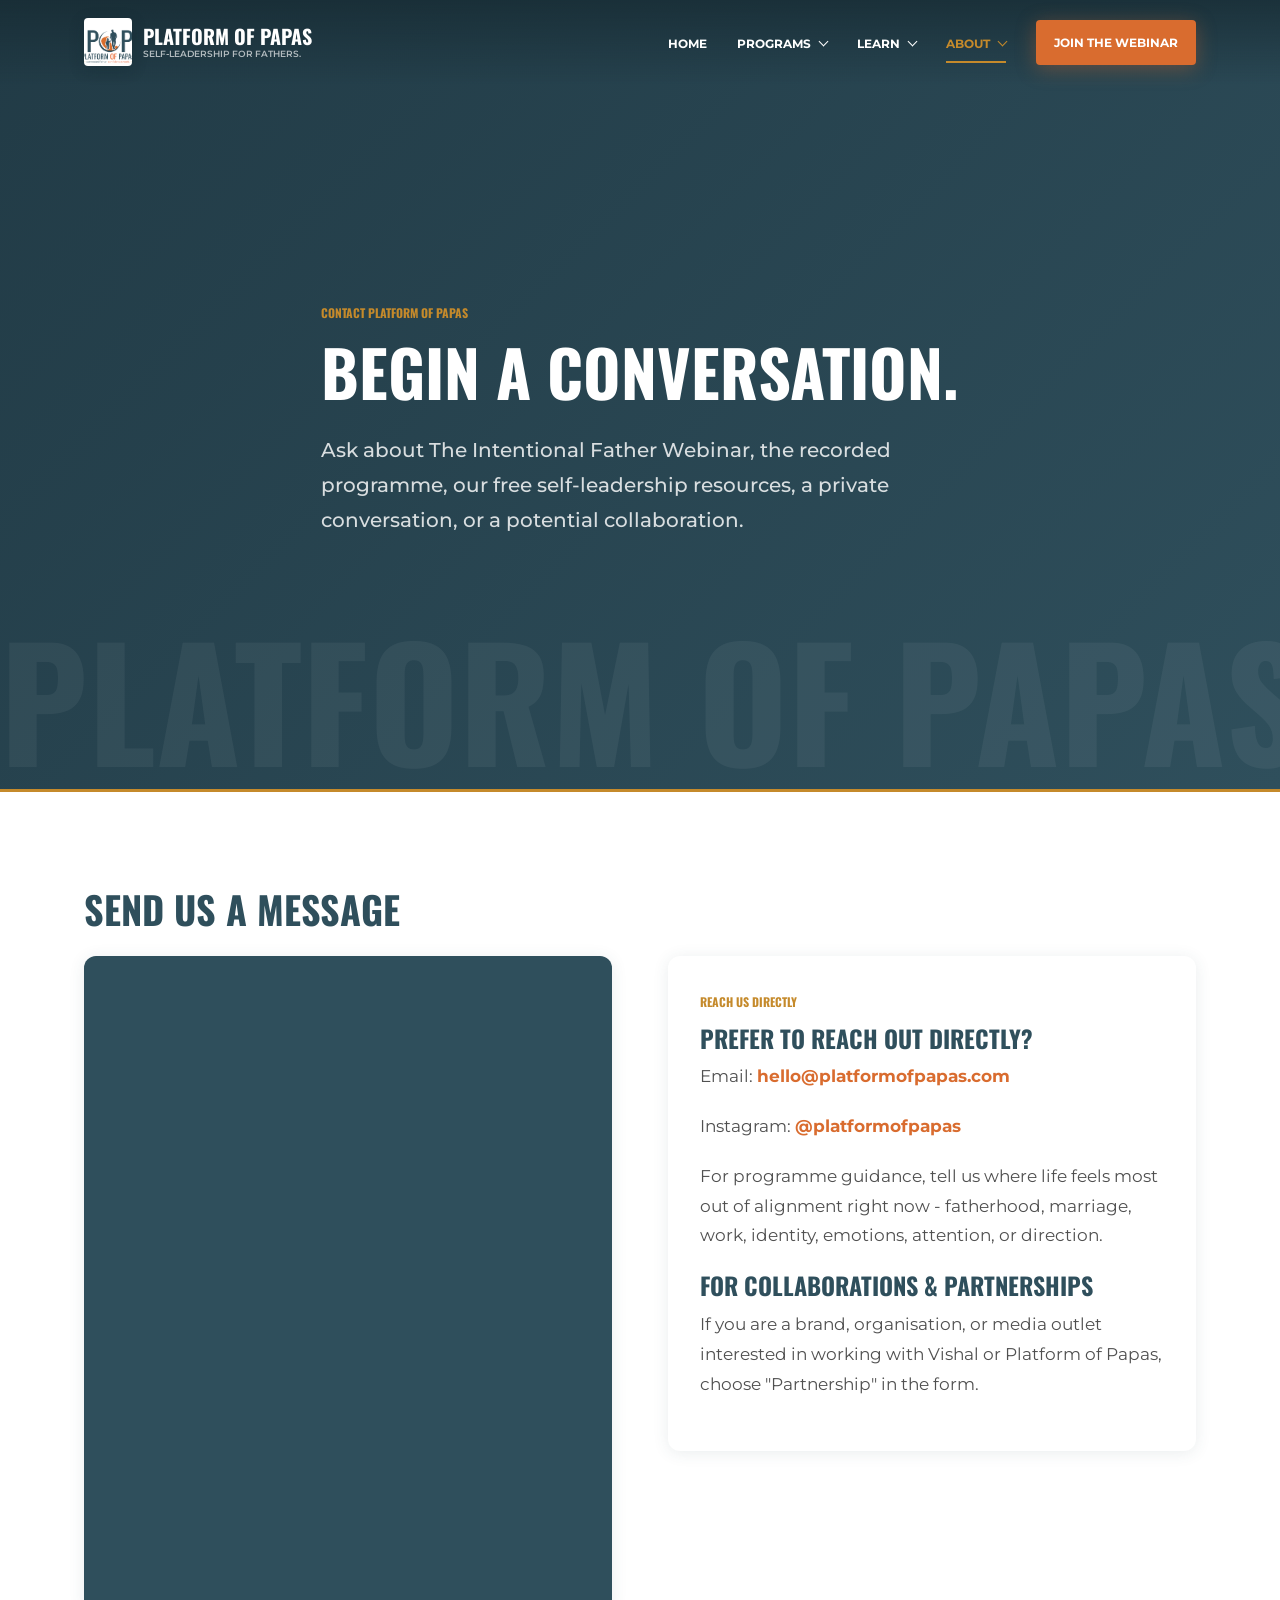
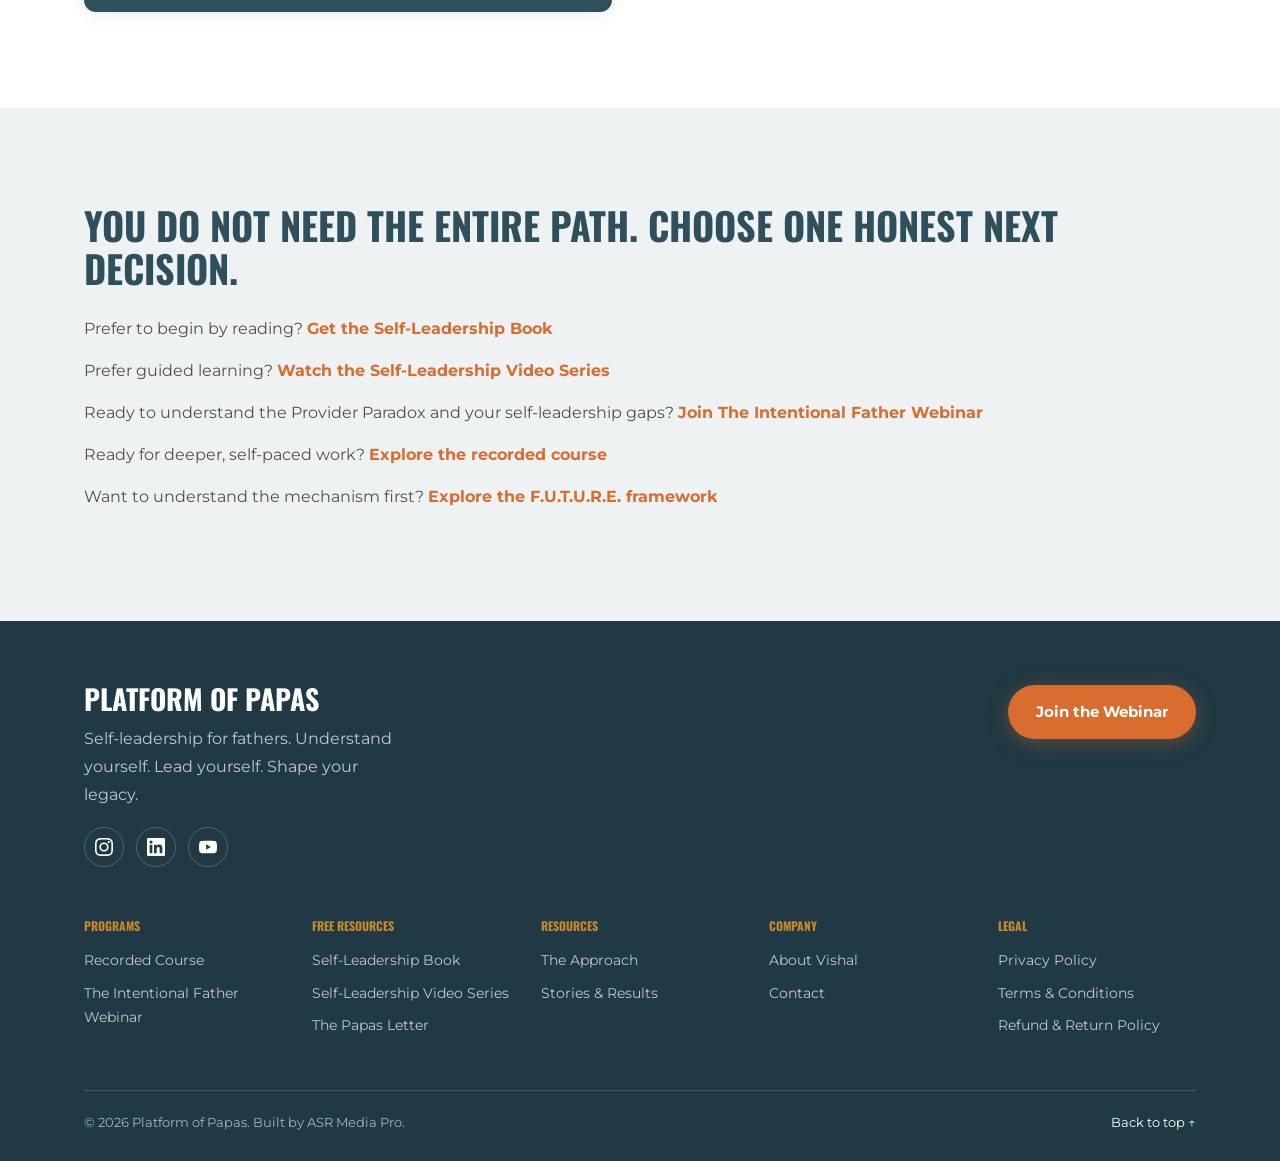
<file: contact/index.html>
<!DOCTYPE html>
<html lang="en">
<head>
  <meta charset="UTF-8">
  <meta name="viewport" content="width=device-width, initial-scale=1.0">
  
  <title>Contact - Platform of Papas</title>
  <meta name="description" content="Contact Platform of Papas about The Intentional Father Webinar, self-leadership resources, programmes, partnerships, and other enquiries.">
  <meta property="og:title" content="Contact - Platform of Papas">
  <meta property="og:description" content="Contact Platform of Papas about The Intentional Father Webinar, self-leadership resources, programmes, partnerships, and other enquiries.">
  <meta property="og:image" content="../assets/og-image.svg">
  <meta property="og:url" content="/contact/">
  <meta property="og:type" content="website">
  <link rel="preconnect" href="https://fonts.googleapis.com">
  <link rel="preconnect" href="https://fonts.gstatic.com" crossorigin>
  <link rel="stylesheet" href="../assets/site.css?v=20260826c">
</head>
<body>
  <a class="skip-link" href="#main-content">Skip to content</a>
  <header class="site-header" data-site-header>
  <div class="container nav-inner">
    <a class="brand" href="../index.html" aria-label="Platform of Papas home">
      <span class="brand-mark-wrap" aria-hidden="true"><img class="brand-mark" src="../Images/pops-logo-cropped.png" alt=""></span>
      <span class="brand-copy"><span class="brand-text">Platform of Papas</span><span class="brand-tagline">Self-leadership for fathers.</span></span>
    </a>
    <nav class="desktop-nav" aria-label="Primary navigation">
      <a class="nav-link " href="../index.html">Home</a>
      <div class="dropdown " data-dropdown style="--panel-width:350px">
    <button class="dropdown-trigger" type="button" aria-haspopup="true" aria-expanded="false" aria-controls="dropdown-programs" data-dropdown-trigger>Programs<span class="chevron" aria-hidden="true"></span></button>
    <ul class="dropdown-panel" id="dropdown-programs" role="menu">
      <li class="dropdown-label">Paid Programmes</li><li role="none"><a role="menuitem" href="https://lp.platformofpapas.com/fatherhood-transformation-program" target="_blank" rel="noopener noreferrer">Fatherhood Transformation Program</a></li><li role="none"><a role="menuitem" href="https://lp.platformofpapas.com/webinar-registration-lp-page" target="_blank" rel="noopener noreferrer">The Intentional Father Webinar</a></li><li class="dropdown-label">Free Resources</li><li role="none"><a role="menuitem" href="https://lp.platformofpapas.com/ebook-optin" target="_blank" rel="noopener noreferrer">Self-Leadership Book</a></li><li role="none"><a role="menuitem" href="https://lp.platformofpapas.com/video-series-optin" target="_blank" rel="noopener noreferrer">Self-Leadership Video Series</a></li>
    </ul>
  </div>
      <div class="dropdown " data-dropdown style="--panel-width:240px">
    <button class="dropdown-trigger" type="button" aria-haspopup="true" aria-expanded="false" aria-controls="dropdown-learn" data-dropdown-trigger>Learn<span class="chevron" aria-hidden="true"></span></button>
    <ul class="dropdown-panel" id="dropdown-learn" role="menu">
      <li role="none"><a role="menuitem" href="../approach/index.html">The Approach</a></li><li role="none"><a role="menuitem" href="../stories/index.html">Stories & Results</a></li><li role="none"><a role="menuitem" href="../newsletter/index.html">The Papas Letter</a></li>
    </ul>
  </div>
      <div class="dropdown is-active" data-dropdown style="--panel-width:200px">
    <button class="dropdown-trigger" type="button" aria-haspopup="true" aria-expanded="false" aria-controls="dropdown-about" data-dropdown-trigger>About<span class="chevron" aria-hidden="true"></span></button>
    <ul class="dropdown-panel" id="dropdown-about" role="menu">
      <li role="none"><a role="menuitem" href="../about/index.html">About Vishal</a></li><li role="none"><a role="menuitem" href="../contact/index.html">Contact</a></li>
    </ul>
  </div>
    </nav>
    <a class="nav-cta" href="https://lp.platformofpapas.com/webinar-registration-lp-page" target="_blank" rel="noopener noreferrer">Join the Webinar</a>
    <button class="mobile-toggle" type="button" aria-label="Toggle navigation" aria-expanded="false" aria-controls="mobile-nav" data-mobile-toggle>
      <span></span><span></span><span></span>
    </button>
  </div>
  <nav class="mobile-nav" id="mobile-nav" aria-label="Mobile navigation" data-mobile-nav>
    <a class="" href="../index.html">Home</a>
    <div class="mobile-label">Programmes</div>
    <a href="https://lp.platformofpapas.com/fatherhood-transformation-program" target="_blank" rel="noopener noreferrer">Fatherhood Transformation Program</a>
    <a href="https://lp.platformofpapas.com/webinar-registration-lp-page" target="_blank" rel="noopener noreferrer">The Intentional Father Webinar</a>
    <div class="mobile-label">Free Resources</div>
    <a href="https://lp.platformofpapas.com/ebook-optin" target="_blank" rel="noopener noreferrer">Self-Leadership Book</a>
    <a href="https://lp.platformofpapas.com/video-series-optin" target="_blank" rel="noopener noreferrer">Self-Leadership Video Series</a>
    <div class="mobile-label">Learn</div>
    <a href="../approach/index.html">The Approach</a>
    <a href="../stories/index.html">Stories & Results</a>
    <a href="../newsletter/index.html">The Papas Letter</a>
    <div class="mobile-label">About</div>
    <a href="../about/index.html">About Vishal</a>
    <a href="../contact/index.html">Contact</a>
    <a class="btn-primary mobile-cta" href="https://lp.platformofpapas.com/webinar-registration-lp-page" target="_blank" rel="noopener noreferrer">Join the Webinar</a>
  </nav>
</header>
  <main id="main-content">
<section class="hero  ">
  <div class="container ">
    <div class="hero-copy reveal">
      <span class="eyebrow">Contact Platform of Papas</span>
      <h1>Begin a conversation.</h1>
      <p>Ask about The Intentional Father Webinar, the recorded programme, our free self-leadership resources, a private conversation, or a potential collaboration.</p>
    </div>
  </div>
</section>
  <section class="section  ">
  <div class="container">
    <h2 class="reveal">Send us a message</h2>
    <div class="contact-grid">
      <div class="contact-card contact-form-embed reveal">
        <iframe
          src="https://api.leadconnectorhq.com/widget/form/nYTRe4T55k9IP7KeZ03W"
          style="width:100%;height:100%;border:none;border-radius:8px"
          id="inline-nYTRe4T55k9IP7KeZ03W"
          data-layout="{'id':'INLINE'}"
          data-trigger-type="alwaysShow"
          data-trigger-value=""
          data-activation-type="alwaysActivated"
          data-activation-value=""
          data-deactivation-type="neverDeactivate"
          data-deactivation-value=""
          data-form-name="Contact Us Page"
          data-height="656"
          data-layout-iframe-id="inline-nYTRe4T55k9IP7KeZ03W"
          data-form-id="nYTRe4T55k9IP7KeZ03W"
          title="Contact Us Page"
        ></iframe>
      </div>
      <aside class="contact-card reveal">
        <span class="eyebrow">Reach us directly</span>
        <h3>Prefer to reach out directly?</h3>
        <p>Email: <a class="text-link" href="mailto:hello@platformofpapas.com">hello@platformofpapas.com</a></p>
        <p>Instagram: <a class="text-link" href="https://www.instagram.com/platformofpapas">@platformofpapas</a></p>
        <p>For programme guidance, tell us where life feels most out of alignment right now - fatherhood, marriage, work, identity, emotions, attention, or direction.</p>
        <h3>For collaborations & partnerships</h3>
        <p>If you are a brand, organisation, or media outlet interested in working with Vishal or Platform of Papas, choose "Partnership" in the form.</p>
      </aside>
    </div>
  </div>
</section>
  <section class="section tint ">
  <div class="container">
    <h2 class="reveal">You do not need the entire path. Choose one honest next decision.</h2>
    <ul class="link-list">
      <li>Prefer to begin by reading? <a class="text-link" href="https://lp.platformofpapas.com/ebook-optin" target="_blank" rel="noopener noreferrer">Get the Self-Leadership Book</a></li>
      <li>Prefer guided learning? <a class="text-link" href="https://lp.platformofpapas.com/video-series-optin" target="_blank" rel="noopener noreferrer">Watch the Self-Leadership Video Series</a></li>
      <li>Ready to understand the Provider Paradox and your self-leadership gaps? <a class="text-link" href="https://lp.platformofpapas.com/webinar-registration-lp-page" target="_blank" rel="noopener noreferrer">Join The Intentional Father Webinar</a></li>
      <li>Ready for deeper, self-paced work? <a class="text-link" href="https://lp.platformofpapas.com/fatherhood-transformation-program" target="_blank" rel="noopener noreferrer">Explore the recorded course</a></li>
      <li>Want to understand the mechanism first? <a class="text-link" href="../approach/index.html">Explore the F.U.T.U.R.E. framework</a></li>
    </ul>
  </div>
</section>
  </main>
  <footer class="site-footer">
  <div class="container">
    <div class="footer-top">
      <div class="footer-brand">
        <h2>PLATFORM OF PAPAS</h2>
        <p>Self-leadership for fathers. Understand yourself. Lead yourself. Shape your legacy.</p>
        <div class="socials" aria-label="Social links">
          <a href="https://www.instagram.com/platformofpapas" target="_blank" rel="noopener noreferrer" aria-label="Instagram (opens in a new tab)">
            <svg viewBox="0 0 24 24" aria-hidden="true" focusable="false"><path d="M12 2.163c3.204 0 3.584.012 4.85.07 3.252.148 4.771 1.691 4.919 4.919.058 1.265.069 1.645.069 4.849 0 3.205-.012 3.584-.069 4.849-.149 3.225-1.664 4.771-4.919 4.919-1.266.058-1.644.07-4.85.07-3.204 0-3.584-.012-4.849-.07-3.26-.149-4.771-1.699-4.919-4.92-.058-1.265-.07-1.644-.07-4.849 0-3.204.013-3.583.07-4.849.149-3.227 1.664-4.771 4.919-4.919 1.266-.057 1.645-.069 4.849-.069zM12 0C8.741 0 8.333.014 7.053.072 2.695.272.273 2.69.073 7.052.014 8.333 0 8.741 0 12s.014 3.668.072 4.948c.2 4.358 2.618 6.78 6.98 6.98C8.333 23.986 8.741 24 12 24s3.668-.014 4.948-.072c4.354-.2 6.782-2.618 6.979-6.98C23.986 15.668 24 15.259 24 12s-.014-3.667-.072-4.947C23.732 2.699 21.311.272 16.949.072 15.668.014 15.259 0 12 0zm0 5.838A6.162 6.162 0 1 0 12 18.162 6.162 6.162 0 0 0 12 5.838zm0 10.162a4 4 0 1 1 0-8 4 4 0 0 1 0 8zm6.406-11.845a1.44 1.44 0 1 0 0 2.881 1.44 1.44 0 0 0 0-2.881z"/></svg>
          </a>
          <a href="https://www.linkedin.com/company/platform-of-papas/" target="_blank" rel="noopener noreferrer" aria-label="LinkedIn (opens in a new tab)">
            <svg viewBox="0 0 24 24" aria-hidden="true" focusable="false"><path d="M20.447 20.452h-3.554v-5.569c0-1.328-.027-3.037-1.852-3.037-1.853 0-2.136 1.445-2.136 2.939v5.667H9.351V9h3.414v1.561h.046c.477-.9 1.637-1.85 3.37-1.85 3.601 0 4.267 2.37 4.267 5.455v6.286zM5.337 7.433a2.062 2.062 0 1 1 0-4.124 2.062 2.062 0 0 1 0 4.124zM7.119 20.452H3.554V9h3.565v11.452zM22.225 0H1.771C.792 0 0 .774 0 1.729v20.542C0 23.227.792 24 1.771 24h20.451C23.2 24 24 23.227 24 22.271V1.729C24 .774 23.2 0 22.222 0h.003z"/></svg>
          </a>
          <a href="https://www.youtube.com/@PlatformOfPapas" target="_blank" rel="noopener noreferrer" aria-label="YouTube (opens in a new tab)">
            <svg viewBox="0 0 24 24" aria-hidden="true" focusable="false"><path d="M23.498 6.186a3.016 3.016 0 0 0-2.122-2.136C19.505 3.545 12 3.545 12 3.545s-7.505 0-9.377.505A3.017 3.017 0 0 0 .502 6.186C0 8.07 0 12 0 12s0 3.93.502 5.814a3.016 3.016 0 0 0 2.122 2.136c1.871.505 9.376.505 9.376.505s7.505 0 9.377-.505a3.015 3.015 0 0 0 2.122-2.136C24 15.93 24 12 24 12s0-3.93-.502-5.814zM9.545 15.568V8.432L15.818 12l-6.273 3.568z"/></svg>
          </a>
        </div>
      </div>
      <a class="btn-primary" href="https://lp.platformofpapas.com/webinar-registration-lp-page" target="_blank" rel="noopener noreferrer">Join the Webinar</a>
    </div>
    <div class="footer-links">
      <div>
        <h3>Programs</h3>
        <a href="https://lp.platformofpapas.com/fatherhood-transformation-program" target="_blank" rel="noopener noreferrer">Recorded Course</a>
        <a href="https://lp.platformofpapas.com/webinar-registration-lp-page" target="_blank" rel="noopener noreferrer">The Intentional Father Webinar</a>
      </div>
      <div>
        <h3>Free Resources</h3>
        <a href="https://lp.platformofpapas.com/ebook-optin" target="_blank" rel="noopener noreferrer">Self-Leadership Book</a>
        <a href="https://lp.platformofpapas.com/video-series-optin" target="_blank" rel="noopener noreferrer">Self-Leadership Video Series</a>
        <a href="../newsletter/index.html">The Papas Letter</a>
      </div>
      <div>
        <h3>Resources</h3>
        <a href="../approach/index.html">The Approach</a>
        <a href="../stories/index.html">Stories & Results</a>
      </div>
      <div>
        <h3>Company</h3>
        <a href="../about/index.html">About Vishal</a>
        <a href="../contact/index.html">Contact</a>
      </div>
      <div>
        <h3>Legal</h3>
        <a href="../privacy/index.html">Privacy Policy</a>
        <a href="../terms/index.html">Terms &amp; Conditions</a>
        <a href="../refund-policy/index.html">Refund &amp; Return Policy</a>
      </div>
    </div>
    <div class="footer-bottom">
      <span>&copy; 2026 Platform of Papas. Built by ASR Media Pro.</span>
      <a href="#main-content">Back to top &uarr;</a>
    </div>
  </div>
</footer>
  <script src="https://link.msgsndr.com/js/form_embed.js"></script>
  <script src="../assets/site.js?v=20260710b"></script>
</body>
</html>
</file>
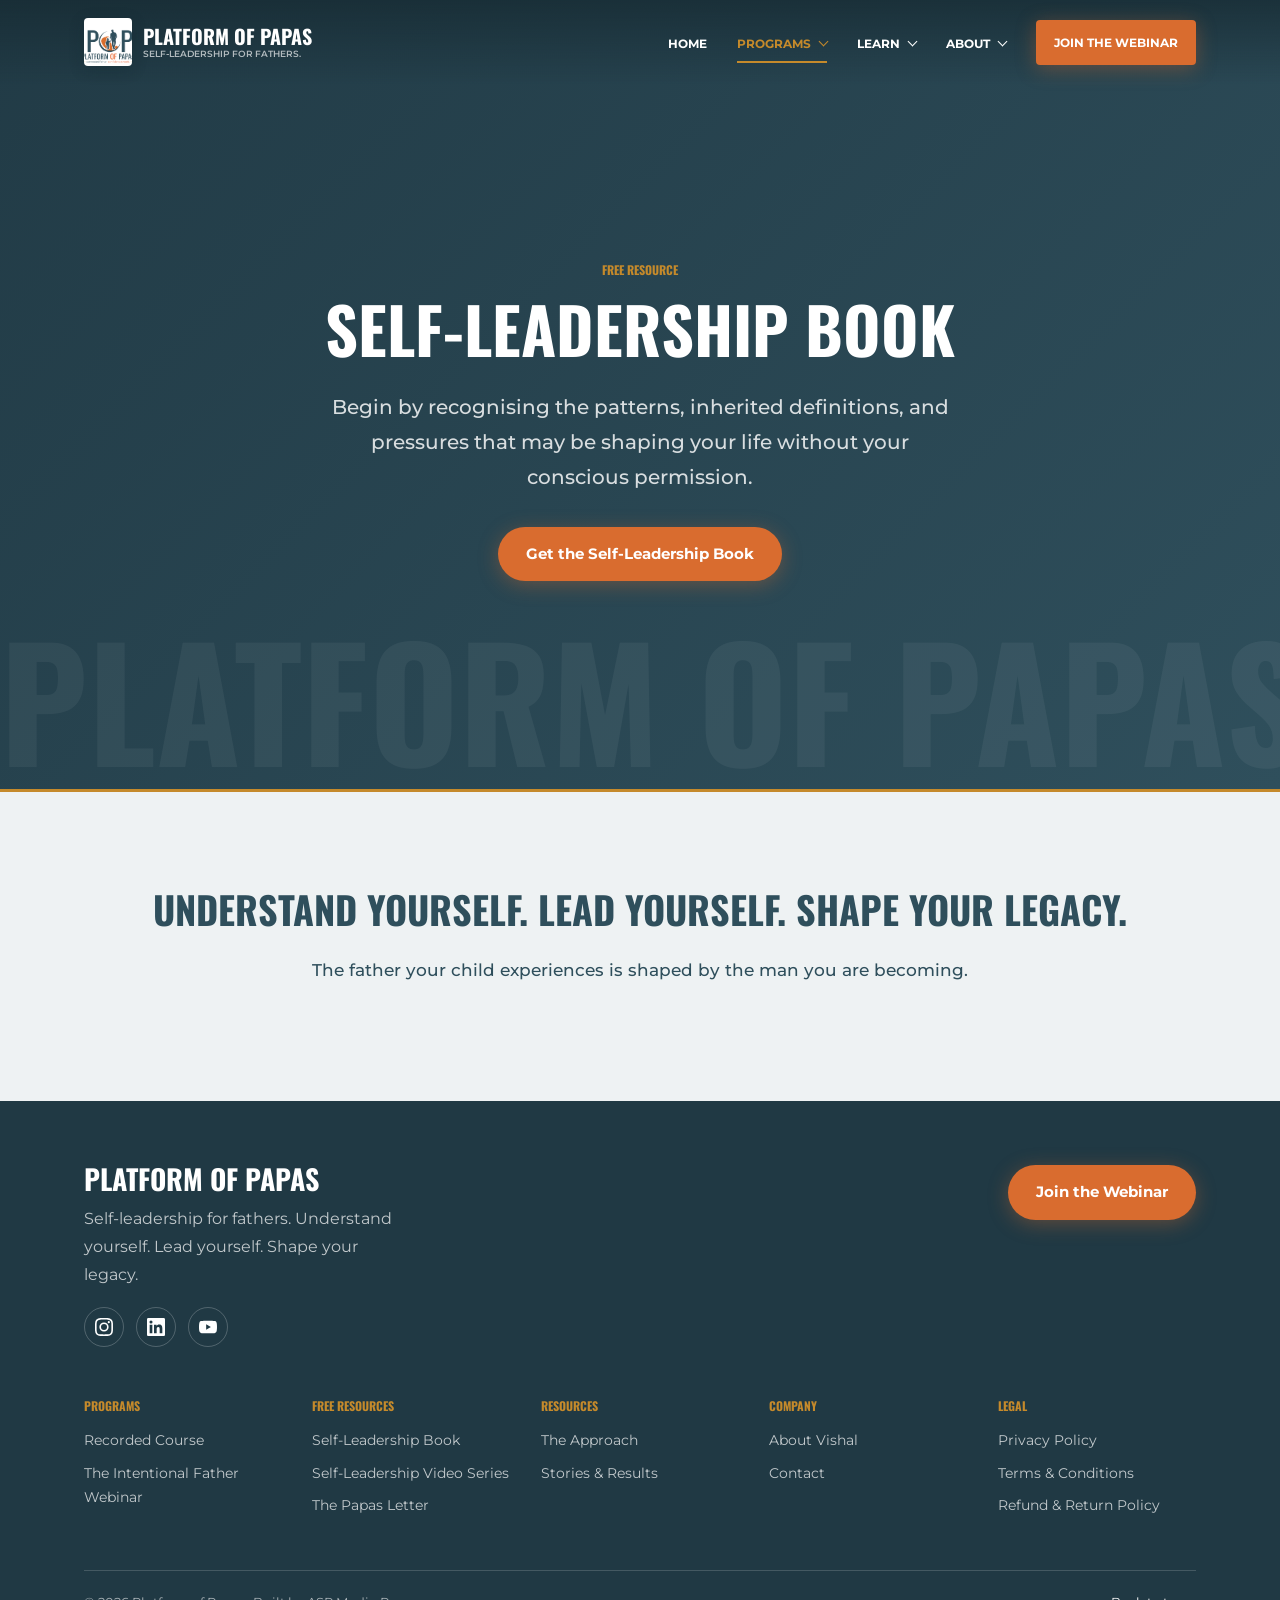
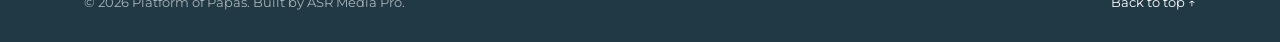
<file: ebook/index.html>
<!DOCTYPE html>
<html lang="en">
<head>
  <meta charset="UTF-8">
  <meta name="viewport" content="width=device-width, initial-scale=1.0">
  
  <title>Self-Leadership Book for Fathers - Platform of Papas</title>
  <meta name="description" content="A free Self-Leadership Book for fathers ready to understand their patterns, leave autopilot behind, and live with greater intention.">
  <meta property="og:title" content="Self-Leadership Book for Fathers - Platform of Papas">
  <meta property="og:description" content="A free Self-Leadership Book for fathers ready to understand their patterns, leave autopilot behind, and live with greater intention.">
  <meta property="og:image" content="../assets/og-image.svg">
  <meta property="og:url" content="/ebook/">
  <meta property="og:type" content="website">
  <link rel="preconnect" href="https://fonts.googleapis.com">
  <link rel="preconnect" href="https://fonts.gstatic.com" crossorigin>
  <link rel="stylesheet" href="../assets/site.css?v=20260826c">
</head>
<body>
  <a class="skip-link" href="#main-content">Skip to content</a>
  <header class="site-header" data-site-header>
  <div class="container nav-inner">
    <a class="brand" href="../index.html" aria-label="Platform of Papas home">
      <span class="brand-mark-wrap" aria-hidden="true"><img class="brand-mark" src="../Images/pops-logo-cropped.png" alt=""></span>
      <span class="brand-copy"><span class="brand-text">Platform of Papas</span><span class="brand-tagline">Self-leadership for fathers.</span></span>
    </a>
    <nav class="desktop-nav" aria-label="Primary navigation">
      <a class="nav-link " href="../index.html">Home</a>
      <div class="dropdown is-active" data-dropdown style="--panel-width:350px">
    <button class="dropdown-trigger" type="button" aria-haspopup="true" aria-expanded="false" aria-controls="dropdown-programs" data-dropdown-trigger>Programs<span class="chevron" aria-hidden="true"></span></button>
    <ul class="dropdown-panel" id="dropdown-programs" role="menu">
      <li class="dropdown-label">Paid Programmes</li><li role="none"><a role="menuitem" href="https://lp.platformofpapas.com/fatherhood-transformation-program" target="_blank" rel="noopener noreferrer">Fatherhood Transformation Program</a></li><li role="none"><a role="menuitem" href="https://lp.platformofpapas.com/webinar-registration-lp-page" target="_blank" rel="noopener noreferrer">The Intentional Father Webinar</a></li><li class="dropdown-label">Free Resources</li><li role="none"><a role="menuitem" href="https://lp.platformofpapas.com/ebook-optin" target="_blank" rel="noopener noreferrer">Self-Leadership Book</a></li><li role="none"><a role="menuitem" href="https://lp.platformofpapas.com/video-series-optin" target="_blank" rel="noopener noreferrer">Self-Leadership Video Series</a></li>
    </ul>
  </div>
      <div class="dropdown " data-dropdown style="--panel-width:240px">
    <button class="dropdown-trigger" type="button" aria-haspopup="true" aria-expanded="false" aria-controls="dropdown-learn" data-dropdown-trigger>Learn<span class="chevron" aria-hidden="true"></span></button>
    <ul class="dropdown-panel" id="dropdown-learn" role="menu">
      <li role="none"><a role="menuitem" href="../approach/index.html">The Approach</a></li><li role="none"><a role="menuitem" href="../stories/index.html">Stories & Results</a></li><li role="none"><a role="menuitem" href="../newsletter/index.html">The Papas Letter</a></li>
    </ul>
  </div>
      <div class="dropdown " data-dropdown style="--panel-width:200px">
    <button class="dropdown-trigger" type="button" aria-haspopup="true" aria-expanded="false" aria-controls="dropdown-about" data-dropdown-trigger>About<span class="chevron" aria-hidden="true"></span></button>
    <ul class="dropdown-panel" id="dropdown-about" role="menu">
      <li role="none"><a role="menuitem" href="../about/index.html">About Vishal</a></li><li role="none"><a role="menuitem" href="../contact/index.html">Contact</a></li>
    </ul>
  </div>
    </nav>
    <a class="nav-cta" href="https://lp.platformofpapas.com/webinar-registration-lp-page" target="_blank" rel="noopener noreferrer">Join the Webinar</a>
    <button class="mobile-toggle" type="button" aria-label="Toggle navigation" aria-expanded="false" aria-controls="mobile-nav" data-mobile-toggle>
      <span></span><span></span><span></span>
    </button>
  </div>
  <nav class="mobile-nav" id="mobile-nav" aria-label="Mobile navigation" data-mobile-nav>
    <a class="" href="../index.html">Home</a>
    <div class="mobile-label">Programmes</div>
    <a href="https://lp.platformofpapas.com/fatherhood-transformation-program" target="_blank" rel="noopener noreferrer">Fatherhood Transformation Program</a>
    <a href="https://lp.platformofpapas.com/webinar-registration-lp-page" target="_blank" rel="noopener noreferrer">The Intentional Father Webinar</a>
    <div class="mobile-label">Free Resources</div>
    <a href="https://lp.platformofpapas.com/ebook-optin" target="_blank" rel="noopener noreferrer">Self-Leadership Book</a>
    <a href="https://lp.platformofpapas.com/video-series-optin" target="_blank" rel="noopener noreferrer">Self-Leadership Video Series</a>
    <div class="mobile-label">Learn</div>
    <a href="../approach/index.html">The Approach</a>
    <a href="../stories/index.html">Stories & Results</a>
    <a href="../newsletter/index.html">The Papas Letter</a>
    <div class="mobile-label">About</div>
    <a href="../about/index.html">About Vishal</a>
    <a href="../contact/index.html">Contact</a>
    <a class="btn-primary mobile-cta" href="https://lp.platformofpapas.com/webinar-registration-lp-page" target="_blank" rel="noopener noreferrer">Join the Webinar</a>
  </nav>
</header>
  <main id="main-content">
<section class="hero center ">
  <div class="container ">
    <div class="hero-copy reveal">
      <span class="eyebrow">Free resource</span>
      <h1>Self-Leadership Book</h1>
      <p>Begin by recognising the patterns, inherited definitions, and pressures that may be shaping your life without your conscious permission.</p>
      <div class="hero-actions"><a class="btn-primary" href="https://lp.platformofpapas.com/ebook-optin" target="_blank" rel="noopener noreferrer">Get the Self-Leadership Book</a></div>
    </div>
  </div>
</section>
  <section class="section tint center ">
  <div class="container">
    <h2 class="reveal">Understand yourself. Lead yourself. Shape your legacy.</h2>
    <p class="lead prose reveal">The father your child experiences is shaped by the man you are becoming.</p>
  </div>
</section>
  </main>
  <footer class="site-footer">
  <div class="container">
    <div class="footer-top">
      <div class="footer-brand">
        <h2>PLATFORM OF PAPAS</h2>
        <p>Self-leadership for fathers. Understand yourself. Lead yourself. Shape your legacy.</p>
        <div class="socials" aria-label="Social links">
          <a href="https://www.instagram.com/platformofpapas" target="_blank" rel="noopener noreferrer" aria-label="Instagram (opens in a new tab)">
            <svg viewBox="0 0 24 24" aria-hidden="true" focusable="false"><path d="M12 2.163c3.204 0 3.584.012 4.85.07 3.252.148 4.771 1.691 4.919 4.919.058 1.265.069 1.645.069 4.849 0 3.205-.012 3.584-.069 4.849-.149 3.225-1.664 4.771-4.919 4.919-1.266.058-1.644.07-4.85.07-3.204 0-3.584-.012-4.849-.07-3.26-.149-4.771-1.699-4.919-4.92-.058-1.265-.07-1.644-.07-4.849 0-3.204.013-3.583.07-4.849.149-3.227 1.664-4.771 4.919-4.919 1.266-.057 1.645-.069 4.849-.069zM12 0C8.741 0 8.333.014 7.053.072 2.695.272.273 2.69.073 7.052.014 8.333 0 8.741 0 12s.014 3.668.072 4.948c.2 4.358 2.618 6.78 6.98 6.98C8.333 23.986 8.741 24 12 24s3.668-.014 4.948-.072c4.354-.2 6.782-2.618 6.979-6.98C23.986 15.668 24 15.259 24 12s-.014-3.667-.072-4.947C23.732 2.699 21.311.272 16.949.072 15.668.014 15.259 0 12 0zm0 5.838A6.162 6.162 0 1 0 12 18.162 6.162 6.162 0 0 0 12 5.838zm0 10.162a4 4 0 1 1 0-8 4 4 0 0 1 0 8zm6.406-11.845a1.44 1.44 0 1 0 0 2.881 1.44 1.44 0 0 0 0-2.881z"/></svg>
          </a>
          <a href="https://www.linkedin.com/company/platform-of-papas/" target="_blank" rel="noopener noreferrer" aria-label="LinkedIn (opens in a new tab)">
            <svg viewBox="0 0 24 24" aria-hidden="true" focusable="false"><path d="M20.447 20.452h-3.554v-5.569c0-1.328-.027-3.037-1.852-3.037-1.853 0-2.136 1.445-2.136 2.939v5.667H9.351V9h3.414v1.561h.046c.477-.9 1.637-1.85 3.37-1.85 3.601 0 4.267 2.37 4.267 5.455v6.286zM5.337 7.433a2.062 2.062 0 1 1 0-4.124 2.062 2.062 0 0 1 0 4.124zM7.119 20.452H3.554V9h3.565v11.452zM22.225 0H1.771C.792 0 0 .774 0 1.729v20.542C0 23.227.792 24 1.771 24h20.451C23.2 24 24 23.227 24 22.271V1.729C24 .774 23.2 0 22.222 0h.003z"/></svg>
          </a>
          <a href="https://www.youtube.com/@PlatformOfPapas" target="_blank" rel="noopener noreferrer" aria-label="YouTube (opens in a new tab)">
            <svg viewBox="0 0 24 24" aria-hidden="true" focusable="false"><path d="M23.498 6.186a3.016 3.016 0 0 0-2.122-2.136C19.505 3.545 12 3.545 12 3.545s-7.505 0-9.377.505A3.017 3.017 0 0 0 .502 6.186C0 8.07 0 12 0 12s0 3.93.502 5.814a3.016 3.016 0 0 0 2.122 2.136c1.871.505 9.376.505 9.376.505s7.505 0 9.377-.505a3.015 3.015 0 0 0 2.122-2.136C24 15.93 24 12 24 12s0-3.93-.502-5.814zM9.545 15.568V8.432L15.818 12l-6.273 3.568z"/></svg>
          </a>
        </div>
      </div>
      <a class="btn-primary" href="https://lp.platformofpapas.com/webinar-registration-lp-page" target="_blank" rel="noopener noreferrer">Join the Webinar</a>
    </div>
    <div class="footer-links">
      <div>
        <h3>Programs</h3>
        <a href="https://lp.platformofpapas.com/fatherhood-transformation-program" target="_blank" rel="noopener noreferrer">Recorded Course</a>
        <a href="https://lp.platformofpapas.com/webinar-registration-lp-page" target="_blank" rel="noopener noreferrer">The Intentional Father Webinar</a>
      </div>
      <div>
        <h3>Free Resources</h3>
        <a href="https://lp.platformofpapas.com/ebook-optin" target="_blank" rel="noopener noreferrer">Self-Leadership Book</a>
        <a href="https://lp.platformofpapas.com/video-series-optin" target="_blank" rel="noopener noreferrer">Self-Leadership Video Series</a>
        <a href="../newsletter/index.html">The Papas Letter</a>
      </div>
      <div>
        <h3>Resources</h3>
        <a href="../approach/index.html">The Approach</a>
        <a href="../stories/index.html">Stories & Results</a>
      </div>
      <div>
        <h3>Company</h3>
        <a href="../about/index.html">About Vishal</a>
        <a href="../contact/index.html">Contact</a>
      </div>
      <div>
        <h3>Legal</h3>
        <a href="../privacy/index.html">Privacy Policy</a>
        <a href="../terms/index.html">Terms &amp; Conditions</a>
        <a href="../refund-policy/index.html">Refund &amp; Return Policy</a>
      </div>
    </div>
    <div class="footer-bottom">
      <span>&copy; 2026 Platform of Papas. Built by ASR Media Pro.</span>
      <a href="#main-content">Back to top &uarr;</a>
    </div>
  </div>
</footer>
  <script src="../assets/site.js?v=20260710b"></script>
</body>
</html>
</file>
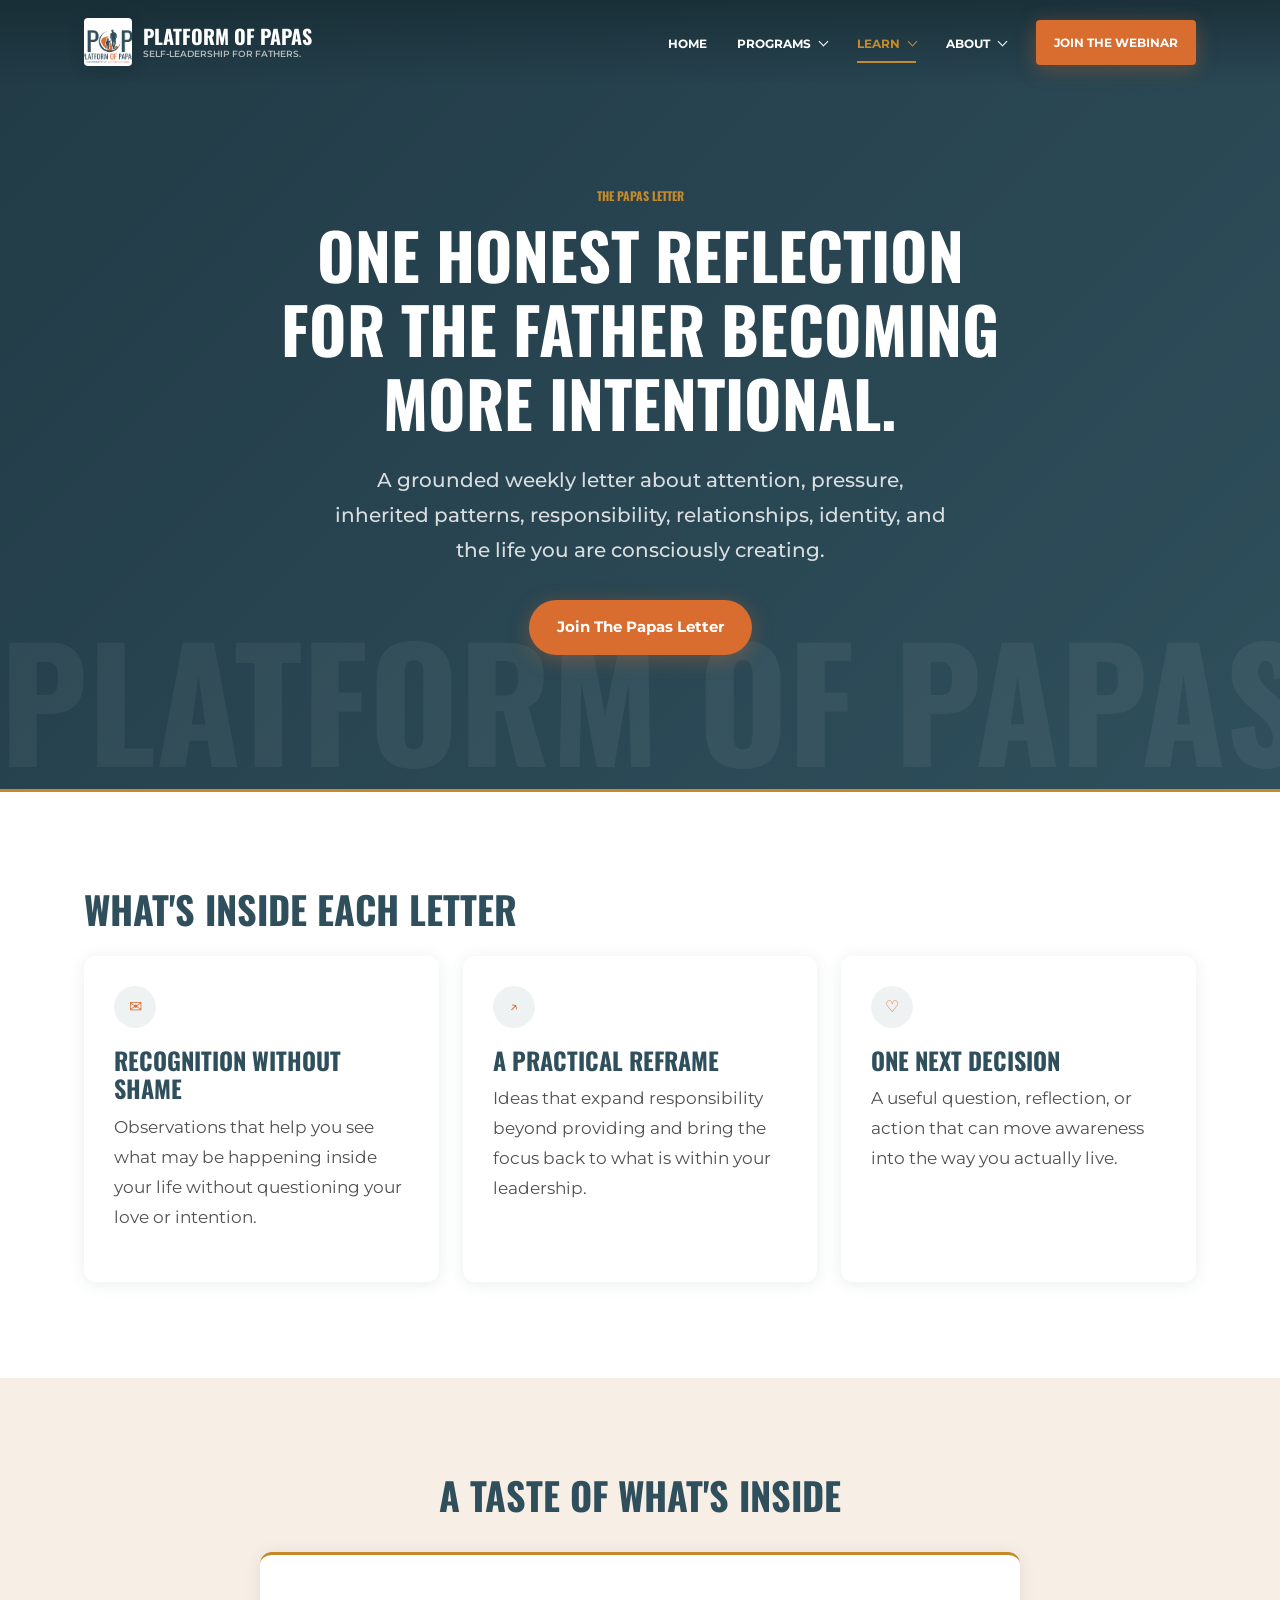
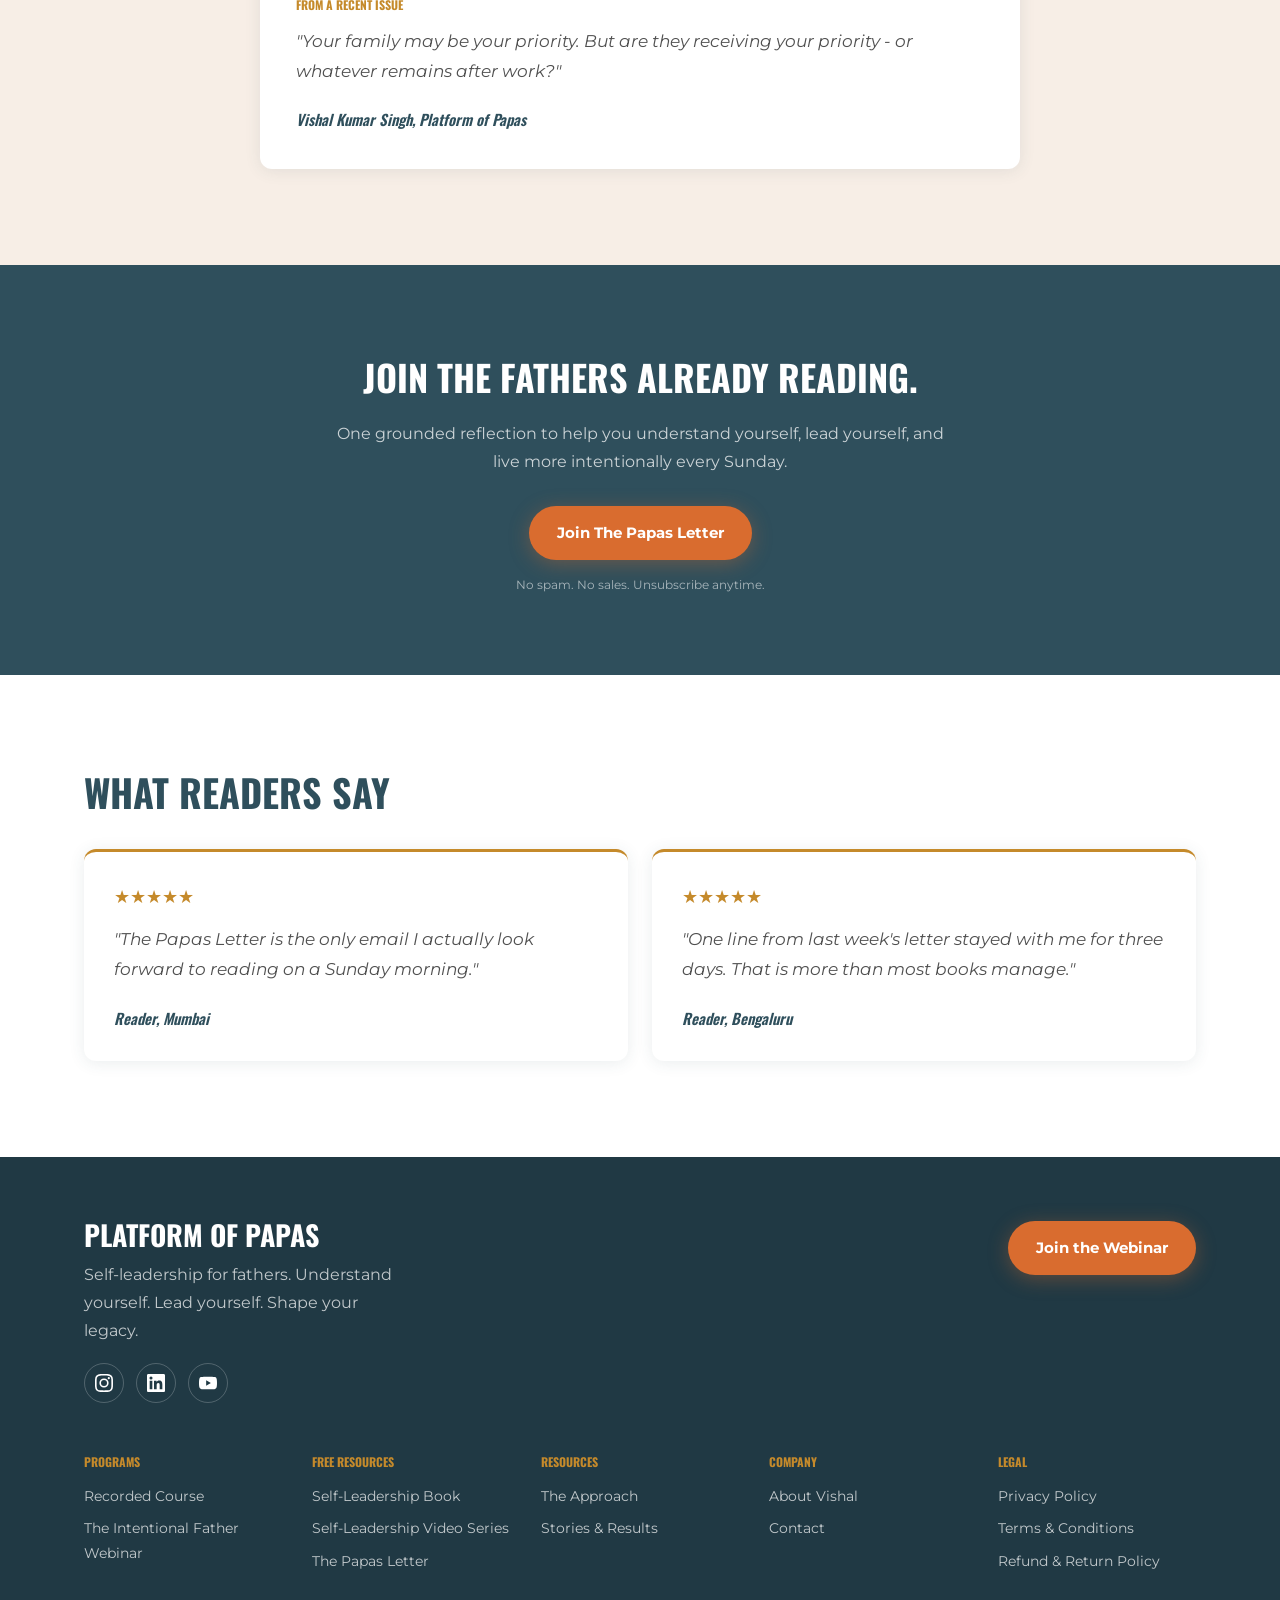
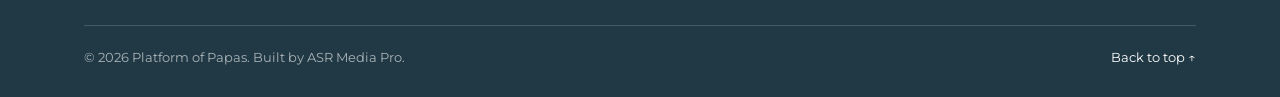
<file: newsletter/index.html>
<!DOCTYPE html>
<html lang="en">
<head>
  <meta charset="UTF-8">
  <meta name="viewport" content="width=device-width, initial-scale=1.0">
  
  <title>The Papas Letter - Weekly Self-Leadership for Fathers</title>
  <meta name="description" content="One honest weekly reflection for fathers who want to move beyond autopilot and show up with greater presence, awareness, and intention.">
  <meta property="og:title" content="The Papas Letter - Weekly Self-Leadership for Fathers">
  <meta property="og:description" content="One honest weekly reflection for fathers who want to move beyond autopilot and show up with greater presence, awareness, and intention.">
  <meta property="og:image" content="../assets/og-image.svg">
  <meta property="og:url" content="/newsletter/">
  <meta property="og:type" content="website">
  <link rel="preconnect" href="https://fonts.googleapis.com">
  <link rel="preconnect" href="https://fonts.gstatic.com" crossorigin>
  <link rel="stylesheet" href="../assets/site.css?v=20260826c">
</head>
<body>
  <a class="skip-link" href="#main-content">Skip to content</a>
  <header class="site-header" data-site-header>
  <div class="container nav-inner">
    <a class="brand" href="../index.html" aria-label="Platform of Papas home">
      <span class="brand-mark-wrap" aria-hidden="true"><img class="brand-mark" src="../Images/pops-logo-cropped.png" alt=""></span>
      <span class="brand-copy"><span class="brand-text">Platform of Papas</span><span class="brand-tagline">Self-leadership for fathers.</span></span>
    </a>
    <nav class="desktop-nav" aria-label="Primary navigation">
      <a class="nav-link " href="../index.html">Home</a>
      <div class="dropdown " data-dropdown style="--panel-width:350px">
    <button class="dropdown-trigger" type="button" aria-haspopup="true" aria-expanded="false" aria-controls="dropdown-programs" data-dropdown-trigger>Programs<span class="chevron" aria-hidden="true"></span></button>
    <ul class="dropdown-panel" id="dropdown-programs" role="menu">
      <li class="dropdown-label">Paid Programmes</li><li role="none"><a role="menuitem" href="https://lp.platformofpapas.com/fatherhood-transformation-program" target="_blank" rel="noopener noreferrer">Fatherhood Transformation Program</a></li><li role="none"><a role="menuitem" href="https://lp.platformofpapas.com/webinar-registration-lp-page" target="_blank" rel="noopener noreferrer">The Intentional Father Webinar</a></li><li class="dropdown-label">Free Resources</li><li role="none"><a role="menuitem" href="https://lp.platformofpapas.com/ebook-optin" target="_blank" rel="noopener noreferrer">Self-Leadership Book</a></li><li role="none"><a role="menuitem" href="https://lp.platformofpapas.com/video-series-optin" target="_blank" rel="noopener noreferrer">Self-Leadership Video Series</a></li>
    </ul>
  </div>
      <div class="dropdown is-active" data-dropdown style="--panel-width:240px">
    <button class="dropdown-trigger" type="button" aria-haspopup="true" aria-expanded="false" aria-controls="dropdown-learn" data-dropdown-trigger>Learn<span class="chevron" aria-hidden="true"></span></button>
    <ul class="dropdown-panel" id="dropdown-learn" role="menu">
      <li role="none"><a role="menuitem" href="../approach/index.html">The Approach</a></li><li role="none"><a role="menuitem" href="../stories/index.html">Stories & Results</a></li><li role="none"><a role="menuitem" href="../newsletter/index.html">The Papas Letter</a></li>
    </ul>
  </div>
      <div class="dropdown " data-dropdown style="--panel-width:200px">
    <button class="dropdown-trigger" type="button" aria-haspopup="true" aria-expanded="false" aria-controls="dropdown-about" data-dropdown-trigger>About<span class="chevron" aria-hidden="true"></span></button>
    <ul class="dropdown-panel" id="dropdown-about" role="menu">
      <li role="none"><a role="menuitem" href="../about/index.html">About Vishal</a></li><li role="none"><a role="menuitem" href="../contact/index.html">Contact</a></li>
    </ul>
  </div>
    </nav>
    <a class="nav-cta" href="https://lp.platformofpapas.com/webinar-registration-lp-page" target="_blank" rel="noopener noreferrer">Join the Webinar</a>
    <button class="mobile-toggle" type="button" aria-label="Toggle navigation" aria-expanded="false" aria-controls="mobile-nav" data-mobile-toggle>
      <span></span><span></span><span></span>
    </button>
  </div>
  <nav class="mobile-nav" id="mobile-nav" aria-label="Mobile navigation" data-mobile-nav>
    <a class="" href="../index.html">Home</a>
    <div class="mobile-label">Programmes</div>
    <a href="https://lp.platformofpapas.com/fatherhood-transformation-program" target="_blank" rel="noopener noreferrer">Fatherhood Transformation Program</a>
    <a href="https://lp.platformofpapas.com/webinar-registration-lp-page" target="_blank" rel="noopener noreferrer">The Intentional Father Webinar</a>
    <div class="mobile-label">Free Resources</div>
    <a href="https://lp.platformofpapas.com/ebook-optin" target="_blank" rel="noopener noreferrer">Self-Leadership Book</a>
    <a href="https://lp.platformofpapas.com/video-series-optin" target="_blank" rel="noopener noreferrer">Self-Leadership Video Series</a>
    <div class="mobile-label">Learn</div>
    <a href="../approach/index.html">The Approach</a>
    <a href="../stories/index.html">Stories & Results</a>
    <a href="../newsletter/index.html">The Papas Letter</a>
    <div class="mobile-label">About</div>
    <a href="../about/index.html">About Vishal</a>
    <a href="../contact/index.html">Contact</a>
    <a class="btn-primary mobile-cta" href="https://lp.platformofpapas.com/webinar-registration-lp-page" target="_blank" rel="noopener noreferrer">Join the Webinar</a>
  </nav>
</header>
  <main id="main-content">
<section class="hero center ">
  <div class="container ">
    <div class="hero-copy reveal">
      <span class="eyebrow">The Papas Letter</span>
      <h1>One honest reflection for the father becoming more intentional.</h1>
      <p>A grounded weekly letter about attention, pressure, inherited patterns, responsibility, relationships, identity, and the life you are consciously creating.</p>
      <div class="hero-actions"><button class="btn-primary newsletter-modal-cta" type="button" data-modal-open aria-haspopup="dialog" aria-controls="ghlModal">Join The Papas Letter</button></div>
    </div>
  </div>
</section>
  <section class="section  ">
  <div class="container">
    <h2 class="reveal">What's inside each letter</h2>
    <div class="feature-grid">
      <article class="feature-card reveal"><div class="feature-icon" aria-hidden="true">&#9993;</div><h3>Recognition without shame</h3><p>Observations that help you see what may be happening inside your life without questioning your love or intention.</p></article>
      <article class="feature-card reveal"><div class="feature-icon" aria-hidden="true">&nearr;</div><h3>A practical reframe</h3><p>Ideas that expand responsibility beyond providing and bring the focus back to what is within your leadership.</p></article>
      <article class="feature-card reveal"><div class="feature-icon" aria-hidden="true">&#9825;</div><h3>One next decision</h3><p>A useful question, reflection, or action that can move awareness into the way you actually live.</p></article>
    </div>
  </div>
</section>
  <section class="section gold-tint center ">
  <div class="container">
    <h2 class="reveal">A taste of what's inside</h2>
    <article class="letter-card reveal">
      <span class="eyebrow">From a recent issue</span>
      <p class="testimonial-quote">"Your family may be your priority. But are they receiving your priority - or whatever remains after work?"</p>
      <cite class="testimonial-name">Vishal Kumar Singh, Platform of Papas</cite>
    </article>
  </div>
</section>
  <section class="newsletter-strip">
    <div class="container">
      <h2 class="reveal">Join the fathers already reading.</h2>
      <p class="reveal">One grounded reflection to help you understand yourself, lead yourself, and live more intentionally every Sunday.</p>
      <button class="btn-primary newsletter-modal-cta reveal" type="button" data-modal-open aria-haspopup="dialog" aria-controls="ghlModal">Join The Papas Letter</button>
      <p class="newsletter-privacy reveal">No spam. No sales. Unsubscribe anytime.</p>
    </div>
  </section>
  <section class="section  ">
  <div class="container">
    <h2 class="reveal">What readers say</h2>
    <div class="testimonial-grid two">
      <article class="testimonial-card reveal">
    <blockquote>
      <div class="testimonial-stars" aria-label="Five stars">&#9733;&#9733;&#9733;&#9733;&#9733;</div>
      <p class="testimonial-quote">"The Papas Letter is the only email I actually look forward to reading on a Sunday morning."</p>
      <cite class="testimonial-name">Reader, Mumbai</cite>
    </blockquote>
  </article>
      <article class="testimonial-card reveal">
    <blockquote>
      <div class="testimonial-stars" aria-label="Five stars">&#9733;&#9733;&#9733;&#9733;&#9733;</div>
      <p class="testimonial-quote">"One line from last week's letter stayed with me for three days. That is more than most books manage."</p>
      <cite class="testimonial-name">Reader, Bengaluru</cite>
    </blockquote>
  </article>
    </div>
  </div>
</section>
  <div class="ghl-modal-overlay" id="ghlModal" role="dialog" aria-modal="true" aria-labelledby="ghlModalTitle" aria-hidden="true">
    <div class="ghl-modal-box" role="document">
      <button class="ghl-modal-close" id="ghlModalClose" type="button" aria-label="Close newsletter signup">&times;</button>
      <div class="ghl-modal-header">
        <h2 id="ghlModalTitle">Join The Papas Letter</h2>
        <p>One honest reflection for fathers moving from autopilot to intentional living, delivered every Sunday.</p>
      </div>
      <div class="ghl-modal-form-scroll">
        <div id="ghlIframeLoading" class="ghl-loading" role="status">Loading form...</div>
        <div id="ghlFormHolder"></div>
      </div>
    </div>
  </div>
  </main>
  <footer class="site-footer">
  <div class="container">
    <div class="footer-top">
      <div class="footer-brand">
        <h2>PLATFORM OF PAPAS</h2>
        <p>Self-leadership for fathers. Understand yourself. Lead yourself. Shape your legacy.</p>
        <div class="socials" aria-label="Social links">
          <a href="https://www.instagram.com/platformofpapas" target="_blank" rel="noopener noreferrer" aria-label="Instagram (opens in a new tab)">
            <svg viewBox="0 0 24 24" aria-hidden="true" focusable="false"><path d="M12 2.163c3.204 0 3.584.012 4.85.07 3.252.148 4.771 1.691 4.919 4.919.058 1.265.069 1.645.069 4.849 0 3.205-.012 3.584-.069 4.849-.149 3.225-1.664 4.771-4.919 4.919-1.266.058-1.644.07-4.85.07-3.204 0-3.584-.012-4.849-.07-3.26-.149-4.771-1.699-4.919-4.92-.058-1.265-.07-1.644-.07-4.849 0-3.204.013-3.583.07-4.849.149-3.227 1.664-4.771 4.919-4.919 1.266-.057 1.645-.069 4.849-.069zM12 0C8.741 0 8.333.014 7.053.072 2.695.272.273 2.69.073 7.052.014 8.333 0 8.741 0 12s.014 3.668.072 4.948c.2 4.358 2.618 6.78 6.98 6.98C8.333 23.986 8.741 24 12 24s3.668-.014 4.948-.072c4.354-.2 6.782-2.618 6.979-6.98C23.986 15.668 24 15.259 24 12s-.014-3.667-.072-4.947C23.732 2.699 21.311.272 16.949.072 15.668.014 15.259 0 12 0zm0 5.838A6.162 6.162 0 1 0 12 18.162 6.162 6.162 0 0 0 12 5.838zm0 10.162a4 4 0 1 1 0-8 4 4 0 0 1 0 8zm6.406-11.845a1.44 1.44 0 1 0 0 2.881 1.44 1.44 0 0 0 0-2.881z"/></svg>
          </a>
          <a href="https://www.linkedin.com/company/platform-of-papas/" target="_blank" rel="noopener noreferrer" aria-label="LinkedIn (opens in a new tab)">
            <svg viewBox="0 0 24 24" aria-hidden="true" focusable="false"><path d="M20.447 20.452h-3.554v-5.569c0-1.328-.027-3.037-1.852-3.037-1.853 0-2.136 1.445-2.136 2.939v5.667H9.351V9h3.414v1.561h.046c.477-.9 1.637-1.85 3.37-1.85 3.601 0 4.267 2.37 4.267 5.455v6.286zM5.337 7.433a2.062 2.062 0 1 1 0-4.124 2.062 2.062 0 0 1 0 4.124zM7.119 20.452H3.554V9h3.565v11.452zM22.225 0H1.771C.792 0 0 .774 0 1.729v20.542C0 23.227.792 24 1.771 24h20.451C23.2 24 24 23.227 24 22.271V1.729C24 .774 23.2 0 22.222 0h.003z"/></svg>
          </a>
          <a href="https://www.youtube.com/@PlatformOfPapas" target="_blank" rel="noopener noreferrer" aria-label="YouTube (opens in a new tab)">
            <svg viewBox="0 0 24 24" aria-hidden="true" focusable="false"><path d="M23.498 6.186a3.016 3.016 0 0 0-2.122-2.136C19.505 3.545 12 3.545 12 3.545s-7.505 0-9.377.505A3.017 3.017 0 0 0 .502 6.186C0 8.07 0 12 0 12s0 3.93.502 5.814a3.016 3.016 0 0 0 2.122 2.136c1.871.505 9.376.505 9.376.505s7.505 0 9.377-.505a3.015 3.015 0 0 0 2.122-2.136C24 15.93 24 12 24 12s0-3.93-.502-5.814zM9.545 15.568V8.432L15.818 12l-6.273 3.568z"/></svg>
          </a>
        </div>
      </div>
      <a class="btn-primary" href="https://lp.platformofpapas.com/webinar-registration-lp-page" target="_blank" rel="noopener noreferrer">Join the Webinar</a>
    </div>
    <div class="footer-links">
      <div>
        <h3>Programs</h3>
        <a href="https://lp.platformofpapas.com/fatherhood-transformation-program" target="_blank" rel="noopener noreferrer">Recorded Course</a>
        <a href="https://lp.platformofpapas.com/webinar-registration-lp-page" target="_blank" rel="noopener noreferrer">The Intentional Father Webinar</a>
      </div>
      <div>
        <h3>Free Resources</h3>
        <a href="https://lp.platformofpapas.com/ebook-optin" target="_blank" rel="noopener noreferrer">Self-Leadership Book</a>
        <a href="https://lp.platformofpapas.com/video-series-optin" target="_blank" rel="noopener noreferrer">Self-Leadership Video Series</a>
        <a href="../newsletter/index.html">The Papas Letter</a>
      </div>
      <div>
        <h3>Resources</h3>
        <a href="../approach/index.html">The Approach</a>
        <a href="../stories/index.html">Stories & Results</a>
      </div>
      <div>
        <h3>Company</h3>
        <a href="../about/index.html">About Vishal</a>
        <a href="../contact/index.html">Contact</a>
      </div>
      <div>
        <h3>Legal</h3>
        <a href="../privacy/index.html">Privacy Policy</a>
        <a href="../terms/index.html">Terms &amp; Conditions</a>
        <a href="../refund-policy/index.html">Refund &amp; Return Policy</a>
      </div>
    </div>
    <div class="footer-bottom">
      <span>&copy; 2026 Platform of Papas. Built by ASR Media Pro.</span>
      <a href="#main-content">Back to top &uarr;</a>
    </div>
  </div>
</footer>
  <script src="../assets/site.js?v=20260710b"></script>
</body>
</html>
</file>
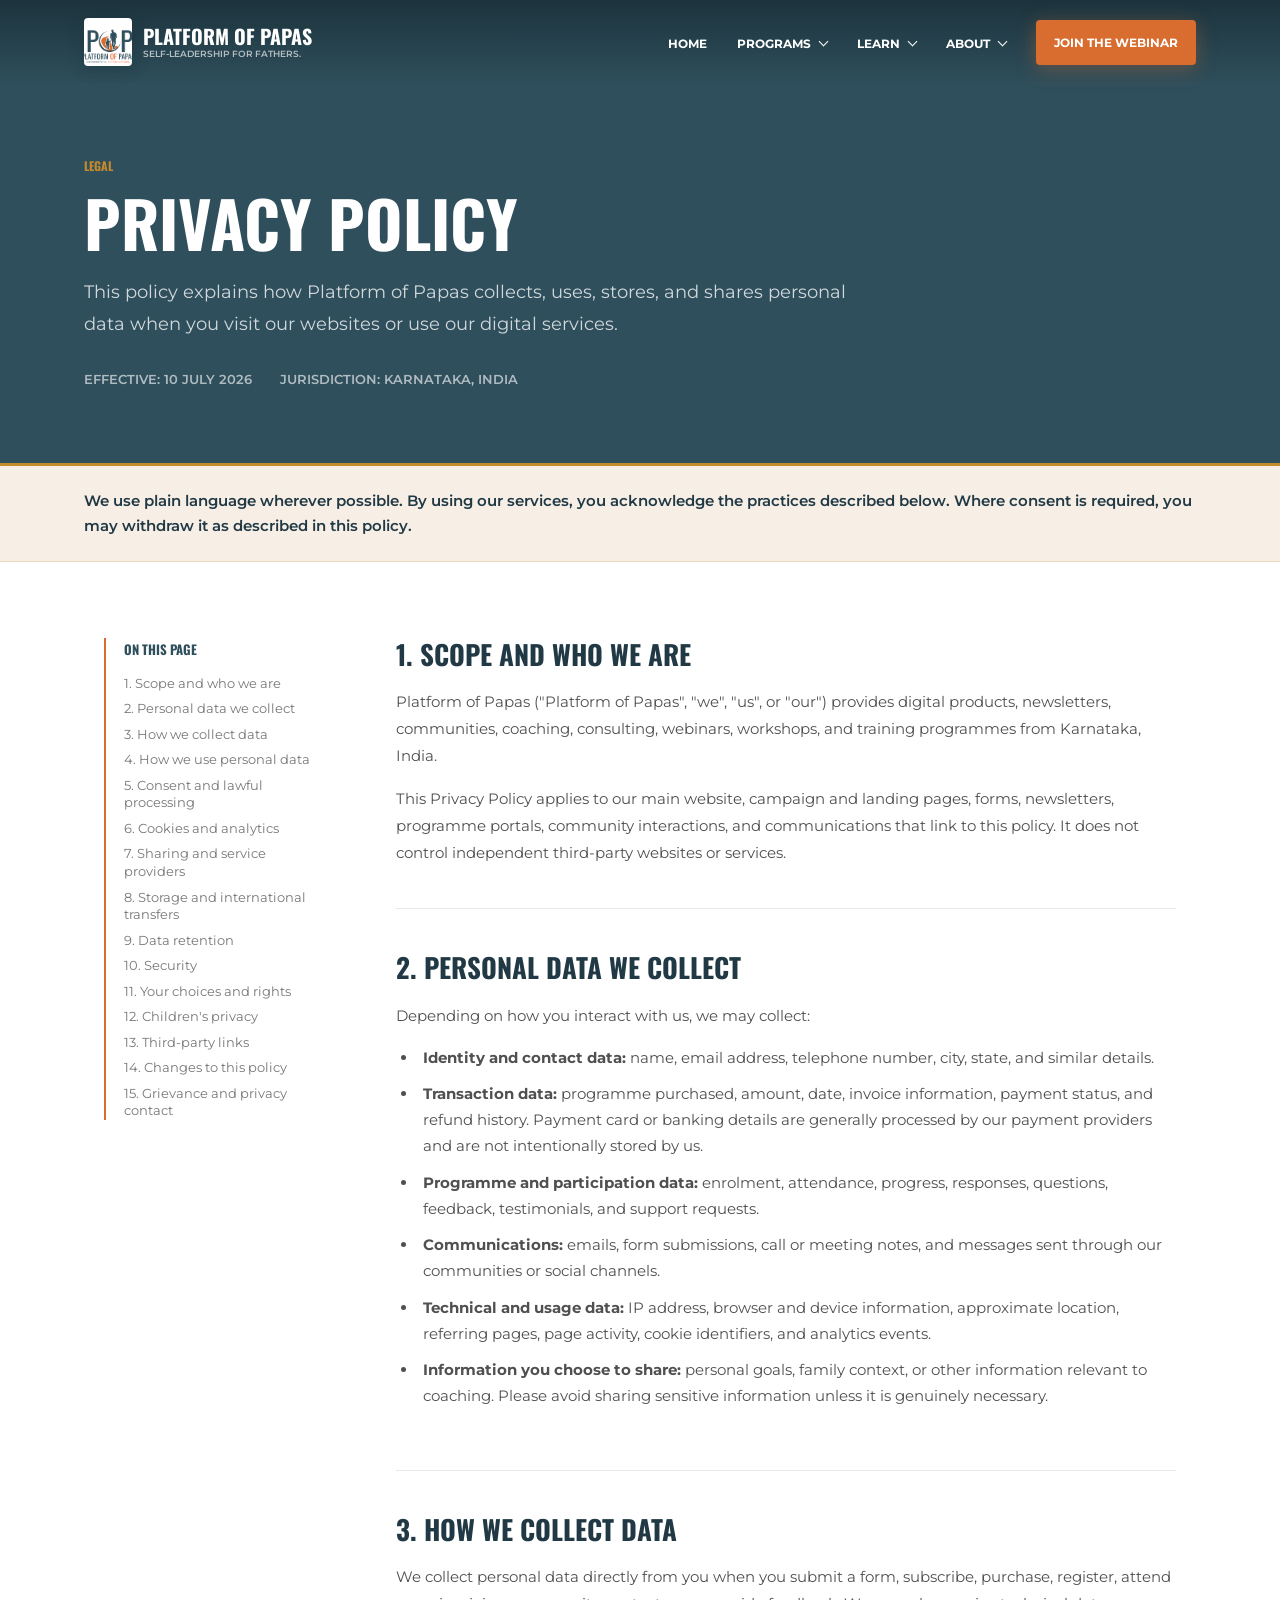
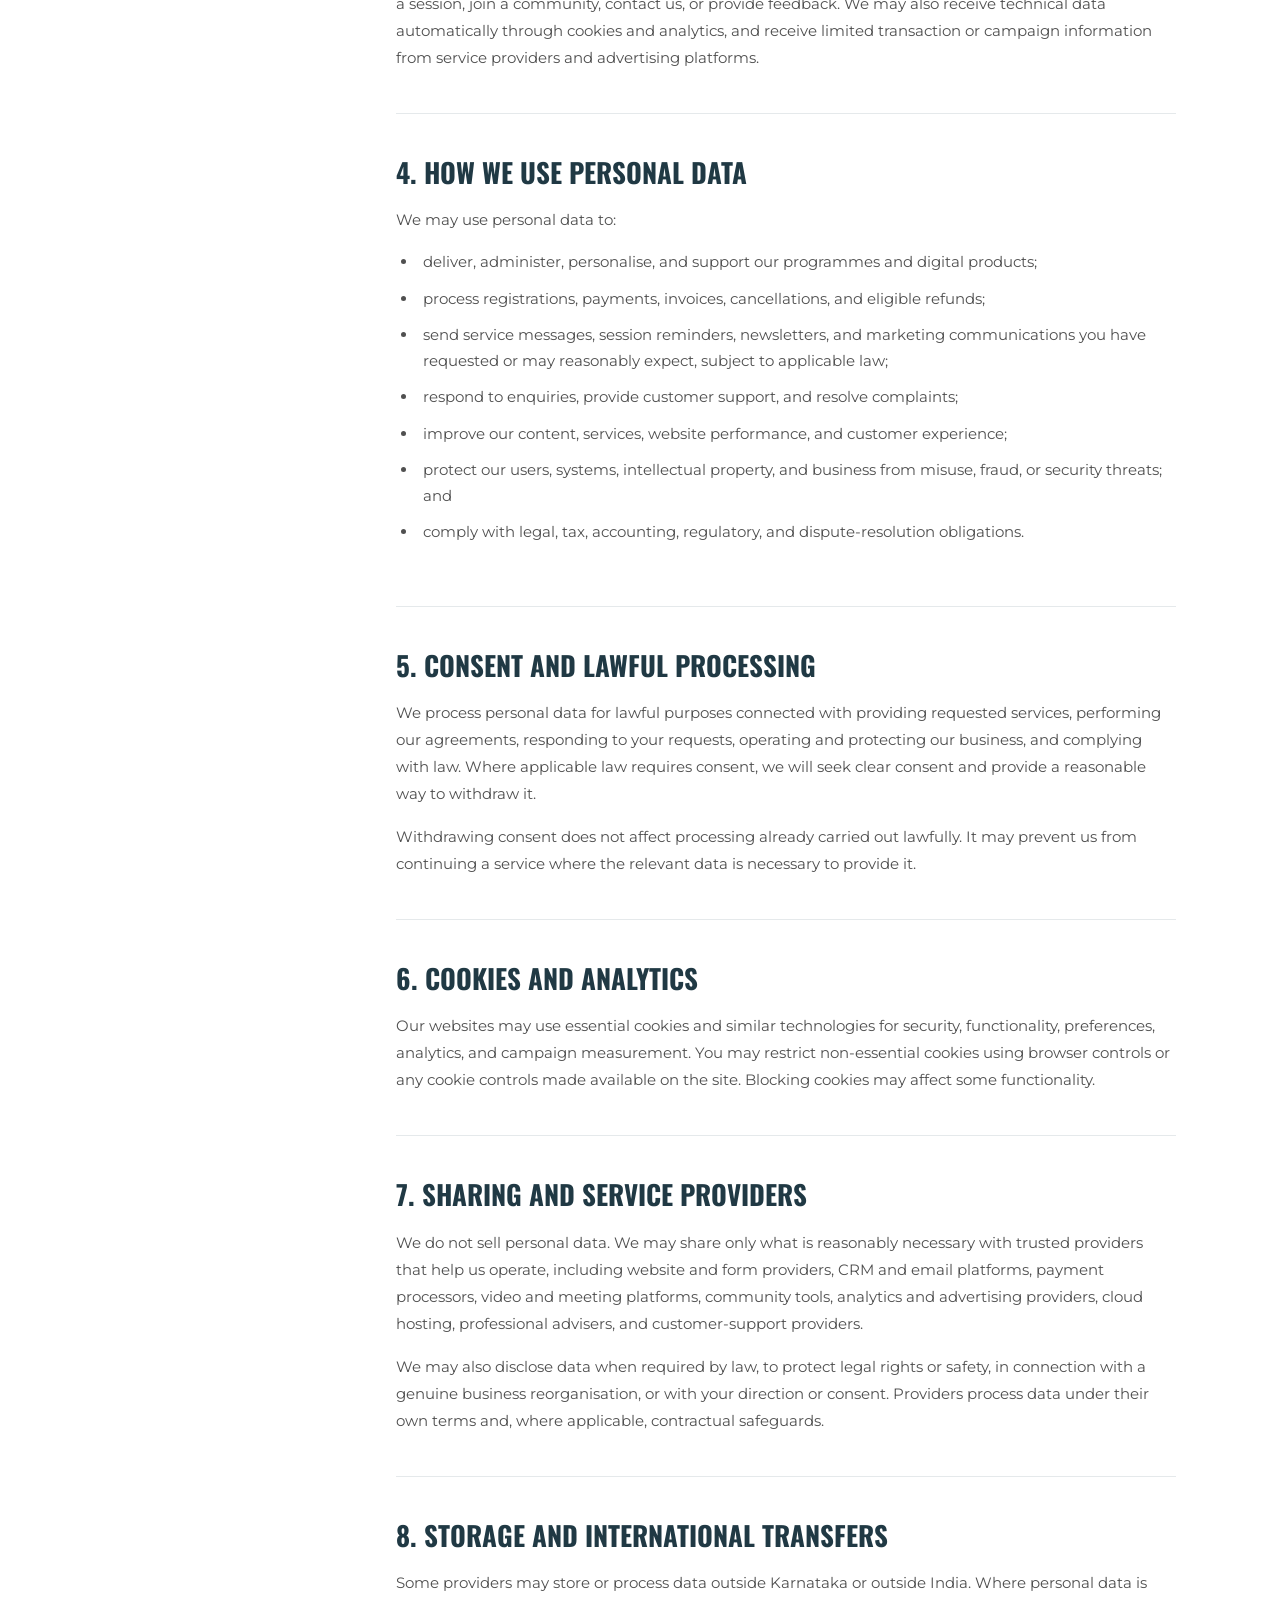
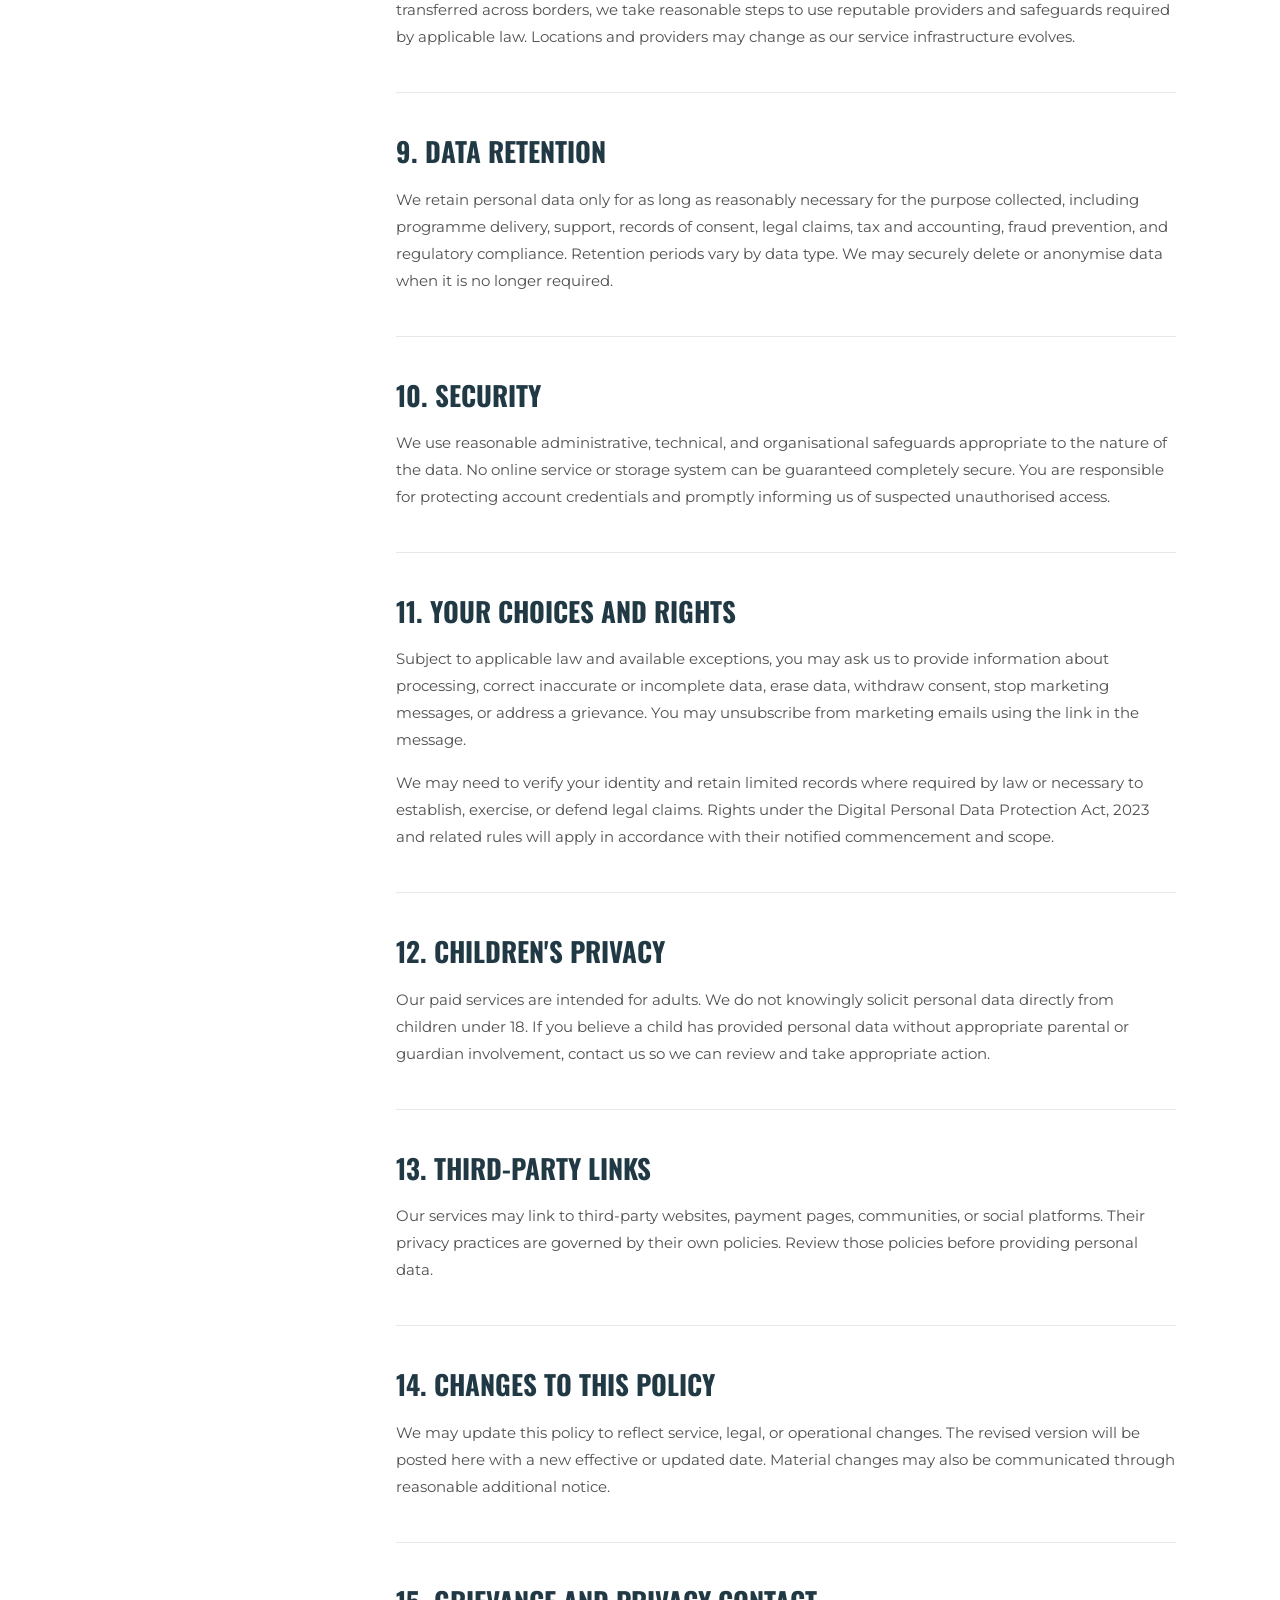
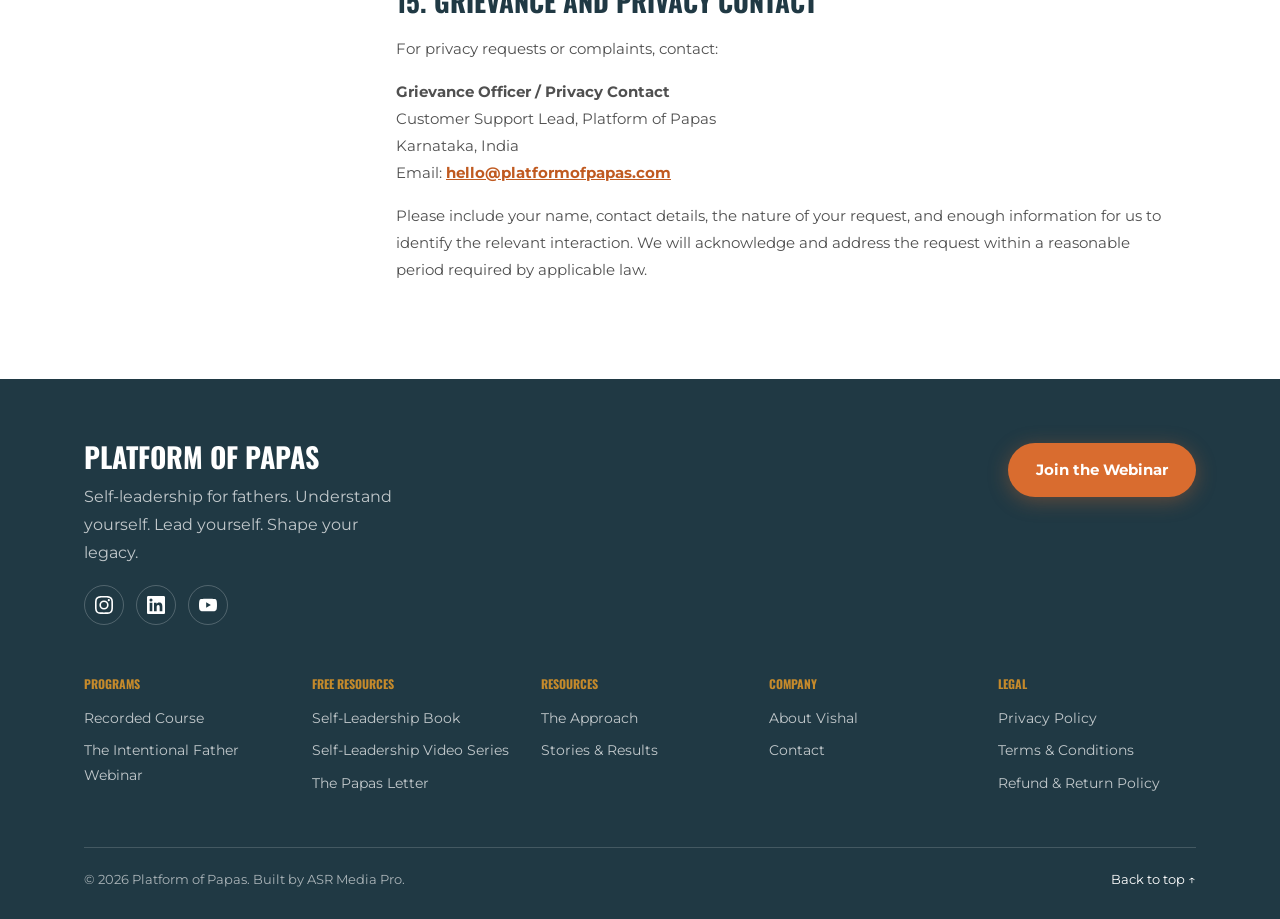
<file: privacy/index.html>
<!DOCTYPE html>
<html lang="en">
<head>
  <meta charset="UTF-8">
  <meta name="viewport" content="width=device-width, initial-scale=1.0">
  
  <title>Privacy Policy - Platform of Papas</title>
  <meta name="description" content="How Platform of Papas collects, uses, stores, and protects personal data in connection with its website and digital programmes.">
  <meta property="og:title" content="Privacy Policy - Platform of Papas">
  <meta property="og:description" content="How Platform of Papas collects, uses, stores, and protects personal data in connection with its website and digital programmes.">
  <meta property="og:image" content="../assets/og-image.svg">
  <meta property="og:url" content="/privacy/">
  <meta property="og:type" content="website">
  <link rel="preconnect" href="https://fonts.googleapis.com">
  <link rel="preconnect" href="https://fonts.gstatic.com" crossorigin>
  <link rel="stylesheet" href="../assets/site.css?v=20260826c">
</head>
<body>
  <a class="skip-link" href="#main-content">Skip to content</a>
  <header class="site-header" data-site-header>
  <div class="container nav-inner">
    <a class="brand" href="../index.html" aria-label="Platform of Papas home">
      <span class="brand-mark-wrap" aria-hidden="true"><img class="brand-mark" src="../Images/pops-logo-cropped.png" alt=""></span>
      <span class="brand-copy"><span class="brand-text">Platform of Papas</span><span class="brand-tagline">Self-leadership for fathers.</span></span>
    </a>
    <nav class="desktop-nav" aria-label="Primary navigation">
      <a class="nav-link " href="../index.html">Home</a>
      <div class="dropdown " data-dropdown style="--panel-width:350px">
    <button class="dropdown-trigger" type="button" aria-haspopup="true" aria-expanded="false" aria-controls="dropdown-programs" data-dropdown-trigger>Programs<span class="chevron" aria-hidden="true"></span></button>
    <ul class="dropdown-panel" id="dropdown-programs" role="menu">
      <li class="dropdown-label">Paid Programmes</li><li role="none"><a role="menuitem" href="https://lp.platformofpapas.com/fatherhood-transformation-program" target="_blank" rel="noopener noreferrer">Fatherhood Transformation Program</a></li><li role="none"><a role="menuitem" href="https://lp.platformofpapas.com/webinar-registration-lp-page" target="_blank" rel="noopener noreferrer">The Intentional Father Webinar</a></li><li class="dropdown-label">Free Resources</li><li role="none"><a role="menuitem" href="https://lp.platformofpapas.com/ebook-optin" target="_blank" rel="noopener noreferrer">Self-Leadership Book</a></li><li role="none"><a role="menuitem" href="https://lp.platformofpapas.com/video-series-optin" target="_blank" rel="noopener noreferrer">Self-Leadership Video Series</a></li>
    </ul>
  </div>
      <div class="dropdown " data-dropdown style="--panel-width:240px">
    <button class="dropdown-trigger" type="button" aria-haspopup="true" aria-expanded="false" aria-controls="dropdown-learn" data-dropdown-trigger>Learn<span class="chevron" aria-hidden="true"></span></button>
    <ul class="dropdown-panel" id="dropdown-learn" role="menu">
      <li role="none"><a role="menuitem" href="../approach/index.html">The Approach</a></li><li role="none"><a role="menuitem" href="../stories/index.html">Stories & Results</a></li><li role="none"><a role="menuitem" href="../newsletter/index.html">The Papas Letter</a></li>
    </ul>
  </div>
      <div class="dropdown " data-dropdown style="--panel-width:200px">
    <button class="dropdown-trigger" type="button" aria-haspopup="true" aria-expanded="false" aria-controls="dropdown-about" data-dropdown-trigger>About<span class="chevron" aria-hidden="true"></span></button>
    <ul class="dropdown-panel" id="dropdown-about" role="menu">
      <li role="none"><a role="menuitem" href="../about/index.html">About Vishal</a></li><li role="none"><a role="menuitem" href="../contact/index.html">Contact</a></li>
    </ul>
  </div>
    </nav>
    <a class="nav-cta" href="https://lp.platformofpapas.com/webinar-registration-lp-page" target="_blank" rel="noopener noreferrer">Join the Webinar</a>
    <button class="mobile-toggle" type="button" aria-label="Toggle navigation" aria-expanded="false" aria-controls="mobile-nav" data-mobile-toggle>
      <span></span><span></span><span></span>
    </button>
  </div>
  <nav class="mobile-nav" id="mobile-nav" aria-label="Mobile navigation" data-mobile-nav>
    <a class="" href="../index.html">Home</a>
    <div class="mobile-label">Programmes</div>
    <a href="https://lp.platformofpapas.com/fatherhood-transformation-program" target="_blank" rel="noopener noreferrer">Fatherhood Transformation Program</a>
    <a href="https://lp.platformofpapas.com/webinar-registration-lp-page" target="_blank" rel="noopener noreferrer">The Intentional Father Webinar</a>
    <div class="mobile-label">Free Resources</div>
    <a href="https://lp.platformofpapas.com/ebook-optin" target="_blank" rel="noopener noreferrer">Self-Leadership Book</a>
    <a href="https://lp.platformofpapas.com/video-series-optin" target="_blank" rel="noopener noreferrer">Self-Leadership Video Series</a>
    <div class="mobile-label">Learn</div>
    <a href="../approach/index.html">The Approach</a>
    <a href="../stories/index.html">Stories & Results</a>
    <a href="../newsletter/index.html">The Papas Letter</a>
    <div class="mobile-label">About</div>
    <a href="../about/index.html">About Vishal</a>
    <a href="../contact/index.html">Contact</a>
    <a class="btn-primary mobile-cta" href="https://lp.platformofpapas.com/webinar-registration-lp-page" target="_blank" rel="noopener noreferrer">Join the Webinar</a>
  </nav>
</header>
  <main id="main-content">
<section class="legal-hero">
    <div class="container">
      <span class="eyebrow">Legal</span>
      <h1>Privacy Policy</h1>
      <p>This policy explains how Platform of Papas collects, uses, stores, and shares personal data when you visit our websites or use our digital services.</p>
      <div class="legal-meta"><span>Effective: 10 July 2026</span><span>Jurisdiction: Karnataka, India</span></div>
    </div>
  </section>
  <div class="legal-notice"><div class="container">We use plain language wherever possible. By using our services, you acknowledge the practices described below. Where consent is required, you may withdraw it as described in this policy.</div></div>
  <section class="legal-shell">
    <div class="container legal-layout">
      <aside class="legal-toc" aria-label="Page contents">
        <span>On this page</span>
        <a href="#scope">1. Scope and who we are</a><a href="#data-we-collect">2. Personal data we collect</a><a href="#collection">3. How we collect data</a><a href="#use">4. How we use personal data</a><a href="#consent">5. Consent and lawful processing</a><a href="#cookies">6. Cookies and analytics</a><a href="#sharing">7. Sharing and service providers</a><a href="#transfers">8. Storage and international transfers</a><a href="#retention">9. Data retention</a><a href="#security">10. Security</a><a href="#rights">11. Your choices and rights</a><a href="#children">12. Children's privacy</a><a href="#third-parties">13. Third-party links</a><a href="#changes">14. Changes to this policy</a><a href="#contact">15. Grievance and privacy contact</a>
      </aside>
      <article class="legal-document">
        <section id="scope" class="legal-section">
              <h2>1. Scope and who we are</h2>
              <p>Platform of Papas ("Platform of Papas", "we", "us", or "our") provides digital products, newsletters, communities, coaching, consulting, webinars, workshops, and training programmes from Karnataka, India.</p>
        <p>This Privacy Policy applies to our main website, campaign and landing pages, forms, newsletters, programme portals, community interactions, and communications that link to this policy. It does not control independent third-party websites or services.</p>
            </section><section id="data-we-collect" class="legal-section">
              <h2>2. Personal data we collect</h2>
              <p>Depending on how you interact with us, we may collect:</p>
        <ul class="legal-list">
          <li><strong>Identity and contact data:</strong> name, email address, telephone number, city, state, and similar details.</li>
          <li><strong>Transaction data:</strong> programme purchased, amount, date, invoice information, payment status, and refund history. Payment card or banking details are generally processed by our payment providers and are not intentionally stored by us.</li>
          <li><strong>Programme and participation data:</strong> enrolment, attendance, progress, responses, questions, feedback, testimonials, and support requests.</li>
          <li><strong>Communications:</strong> emails, form submissions, call or meeting notes, and messages sent through our communities or social channels.</li>
          <li><strong>Technical and usage data:</strong> IP address, browser and device information, approximate location, referring pages, page activity, cookie identifiers, and analytics events.</li>
          <li><strong>Information you choose to share:</strong> personal goals, family context, or other information relevant to coaching. Please avoid sharing sensitive information unless it is genuinely necessary.</li>
        </ul>
            </section><section id="collection" class="legal-section">
              <h2>3. How we collect data</h2>
              <p>We collect personal data directly from you when you submit a form, subscribe, purchase, register, attend a session, join a community, contact us, or provide feedback. We may also receive technical data automatically through cookies and analytics, and receive limited transaction or campaign information from service providers and advertising platforms.</p>
            </section><section id="use" class="legal-section">
              <h2>4. How we use personal data</h2>
              <p>We may use personal data to:</p>
        <ul class="legal-list">
          <li>deliver, administer, personalise, and support our programmes and digital products;</li>
          <li>process registrations, payments, invoices, cancellations, and eligible refunds;</li>
          <li>send service messages, session reminders, newsletters, and marketing communications you have requested or may reasonably expect, subject to applicable law;</li>
          <li>respond to enquiries, provide customer support, and resolve complaints;</li>
          <li>improve our content, services, website performance, and customer experience;</li>
          <li>protect our users, systems, intellectual property, and business from misuse, fraud, or security threats; and</li>
          <li>comply with legal, tax, accounting, regulatory, and dispute-resolution obligations.</li>
        </ul>
            </section><section id="consent" class="legal-section">
              <h2>5. Consent and lawful processing</h2>
              <p>We process personal data for lawful purposes connected with providing requested services, performing our agreements, responding to your requests, operating and protecting our business, and complying with law. Where applicable law requires consent, we will seek clear consent and provide a reasonable way to withdraw it.</p>
        <p>Withdrawing consent does not affect processing already carried out lawfully. It may prevent us from continuing a service where the relevant data is necessary to provide it.</p>
            </section><section id="cookies" class="legal-section">
              <h2>6. Cookies and analytics</h2>
              <p>Our websites may use essential cookies and similar technologies for security, functionality, preferences, analytics, and campaign measurement. You may restrict non-essential cookies using browser controls or any cookie controls made available on the site. Blocking cookies may affect some functionality.</p>
            </section><section id="sharing" class="legal-section">
              <h2>7. Sharing and service providers</h2>
              <p>We do not sell personal data. We may share only what is reasonably necessary with trusted providers that help us operate, including website and form providers, CRM and email platforms, payment processors, video and meeting platforms, community tools, analytics and advertising providers, cloud hosting, professional advisers, and customer-support providers.</p>
        <p>We may also disclose data when required by law, to protect legal rights or safety, in connection with a genuine business reorganisation, or with your direction or consent. Providers process data under their own terms and, where applicable, contractual safeguards.</p>
            </section><section id="transfers" class="legal-section">
              <h2>8. Storage and international transfers</h2>
              <p>Some providers may store or process data outside Karnataka or outside India. Where personal data is transferred across borders, we take reasonable steps to use reputable providers and safeguards required by applicable law. Locations and providers may change as our service infrastructure evolves.</p>
            </section><section id="retention" class="legal-section">
              <h2>9. Data retention</h2>
              <p>We retain personal data only for as long as reasonably necessary for the purpose collected, including programme delivery, support, records of consent, legal claims, tax and accounting, fraud prevention, and regulatory compliance. Retention periods vary by data type. We may securely delete or anonymise data when it is no longer required.</p>
            </section><section id="security" class="legal-section">
              <h2>10. Security</h2>
              <p>We use reasonable administrative, technical, and organisational safeguards appropriate to the nature of the data. No online service or storage system can be guaranteed completely secure. You are responsible for protecting account credentials and promptly informing us of suspected unauthorised access.</p>
            </section><section id="rights" class="legal-section">
              <h2>11. Your choices and rights</h2>
              <p>Subject to applicable law and available exceptions, you may ask us to provide information about processing, correct inaccurate or incomplete data, erase data, withdraw consent, stop marketing messages, or address a grievance. You may unsubscribe from marketing emails using the link in the message.</p>
        <p>We may need to verify your identity and retain limited records where required by law or necessary to establish, exercise, or defend legal claims. Rights under the Digital Personal Data Protection Act, 2023 and related rules will apply in accordance with their notified commencement and scope.</p>
            </section><section id="children" class="legal-section">
              <h2>12. Children's privacy</h2>
              <p>Our paid services are intended for adults. We do not knowingly solicit personal data directly from children under 18. If you believe a child has provided personal data without appropriate parental or guardian involvement, contact us so we can review and take appropriate action.</p>
            </section><section id="third-parties" class="legal-section">
              <h2>13. Third-party links</h2>
              <p>Our services may link to third-party websites, payment pages, communities, or social platforms. Their privacy practices are governed by their own policies. Review those policies before providing personal data.</p>
            </section><section id="changes" class="legal-section">
              <h2>14. Changes to this policy</h2>
              <p>We may update this policy to reflect service, legal, or operational changes. The revised version will be posted here with a new effective or updated date. Material changes may also be communicated through reasonable additional notice.</p>
            </section><section id="contact" class="legal-section">
              <h2>15. Grievance and privacy contact</h2>
              <p>For privacy requests or complaints, contact:</p>
        <p><strong>Grievance Officer / Privacy Contact</strong><br>Customer Support Lead, Platform of Papas<br>Karnataka, India<br>Email: <a href="mailto:hello@platformofpapas.com">hello@platformofpapas.com</a></p>
        <p>Please include your name, contact details, the nature of your request, and enough information for us to identify the relevant interaction. We will acknowledge and address the request within a reasonable period required by applicable law.</p>
            </section>
      </article>
    </div>
  </section>
  </main>
  <footer class="site-footer">
  <div class="container">
    <div class="footer-top">
      <div class="footer-brand">
        <h2>PLATFORM OF PAPAS</h2>
        <p>Self-leadership for fathers. Understand yourself. Lead yourself. Shape your legacy.</p>
        <div class="socials" aria-label="Social links">
          <a href="https://www.instagram.com/platformofpapas" target="_blank" rel="noopener noreferrer" aria-label="Instagram (opens in a new tab)">
            <svg viewBox="0 0 24 24" aria-hidden="true" focusable="false"><path d="M12 2.163c3.204 0 3.584.012 4.85.07 3.252.148 4.771 1.691 4.919 4.919.058 1.265.069 1.645.069 4.849 0 3.205-.012 3.584-.069 4.849-.149 3.225-1.664 4.771-4.919 4.919-1.266.058-1.644.07-4.85.07-3.204 0-3.584-.012-4.849-.07-3.26-.149-4.771-1.699-4.919-4.92-.058-1.265-.07-1.644-.07-4.849 0-3.204.013-3.583.07-4.849.149-3.227 1.664-4.771 4.919-4.919 1.266-.057 1.645-.069 4.849-.069zM12 0C8.741 0 8.333.014 7.053.072 2.695.272.273 2.69.073 7.052.014 8.333 0 8.741 0 12s.014 3.668.072 4.948c.2 4.358 2.618 6.78 6.98 6.98C8.333 23.986 8.741 24 12 24s3.668-.014 4.948-.072c4.354-.2 6.782-2.618 6.979-6.98C23.986 15.668 24 15.259 24 12s-.014-3.667-.072-4.947C23.732 2.699 21.311.272 16.949.072 15.668.014 15.259 0 12 0zm0 5.838A6.162 6.162 0 1 0 12 18.162 6.162 6.162 0 0 0 12 5.838zm0 10.162a4 4 0 1 1 0-8 4 4 0 0 1 0 8zm6.406-11.845a1.44 1.44 0 1 0 0 2.881 1.44 1.44 0 0 0 0-2.881z"/></svg>
          </a>
          <a href="https://www.linkedin.com/company/platform-of-papas/" target="_blank" rel="noopener noreferrer" aria-label="LinkedIn (opens in a new tab)">
            <svg viewBox="0 0 24 24" aria-hidden="true" focusable="false"><path d="M20.447 20.452h-3.554v-5.569c0-1.328-.027-3.037-1.852-3.037-1.853 0-2.136 1.445-2.136 2.939v5.667H9.351V9h3.414v1.561h.046c.477-.9 1.637-1.85 3.37-1.85 3.601 0 4.267 2.37 4.267 5.455v6.286zM5.337 7.433a2.062 2.062 0 1 1 0-4.124 2.062 2.062 0 0 1 0 4.124zM7.119 20.452H3.554V9h3.565v11.452zM22.225 0H1.771C.792 0 0 .774 0 1.729v20.542C0 23.227.792 24 1.771 24h20.451C23.2 24 24 23.227 24 22.271V1.729C24 .774 23.2 0 22.222 0h.003z"/></svg>
          </a>
          <a href="https://www.youtube.com/@PlatformOfPapas" target="_blank" rel="noopener noreferrer" aria-label="YouTube (opens in a new tab)">
            <svg viewBox="0 0 24 24" aria-hidden="true" focusable="false"><path d="M23.498 6.186a3.016 3.016 0 0 0-2.122-2.136C19.505 3.545 12 3.545 12 3.545s-7.505 0-9.377.505A3.017 3.017 0 0 0 .502 6.186C0 8.07 0 12 0 12s0 3.93.502 5.814a3.016 3.016 0 0 0 2.122 2.136c1.871.505 9.376.505 9.376.505s7.505 0 9.377-.505a3.015 3.015 0 0 0 2.122-2.136C24 15.93 24 12 24 12s0-3.93-.502-5.814zM9.545 15.568V8.432L15.818 12l-6.273 3.568z"/></svg>
          </a>
        </div>
      </div>
      <a class="btn-primary" href="https://lp.platformofpapas.com/webinar-registration-lp-page" target="_blank" rel="noopener noreferrer">Join the Webinar</a>
    </div>
    <div class="footer-links">
      <div>
        <h3>Programs</h3>
        <a href="https://lp.platformofpapas.com/fatherhood-transformation-program" target="_blank" rel="noopener noreferrer">Recorded Course</a>
        <a href="https://lp.platformofpapas.com/webinar-registration-lp-page" target="_blank" rel="noopener noreferrer">The Intentional Father Webinar</a>
      </div>
      <div>
        <h3>Free Resources</h3>
        <a href="https://lp.platformofpapas.com/ebook-optin" target="_blank" rel="noopener noreferrer">Self-Leadership Book</a>
        <a href="https://lp.platformofpapas.com/video-series-optin" target="_blank" rel="noopener noreferrer">Self-Leadership Video Series</a>
        <a href="../newsletter/index.html">The Papas Letter</a>
      </div>
      <div>
        <h3>Resources</h3>
        <a href="../approach/index.html">The Approach</a>
        <a href="../stories/index.html">Stories & Results</a>
      </div>
      <div>
        <h3>Company</h3>
        <a href="../about/index.html">About Vishal</a>
        <a href="../contact/index.html">Contact</a>
      </div>
      <div>
        <h3>Legal</h3>
        <a href="../privacy/index.html">Privacy Policy</a>
        <a href="../terms/index.html">Terms &amp; Conditions</a>
        <a href="../refund-policy/index.html">Refund &amp; Return Policy</a>
      </div>
    </div>
    <div class="footer-bottom">
      <span>&copy; 2026 Platform of Papas. Built by ASR Media Pro.</span>
      <a href="#main-content">Back to top &uarr;</a>
    </div>
  </div>
</footer>
  <script src="../assets/site.js?v=20260710b"></script>
</body>
</html>
</file>
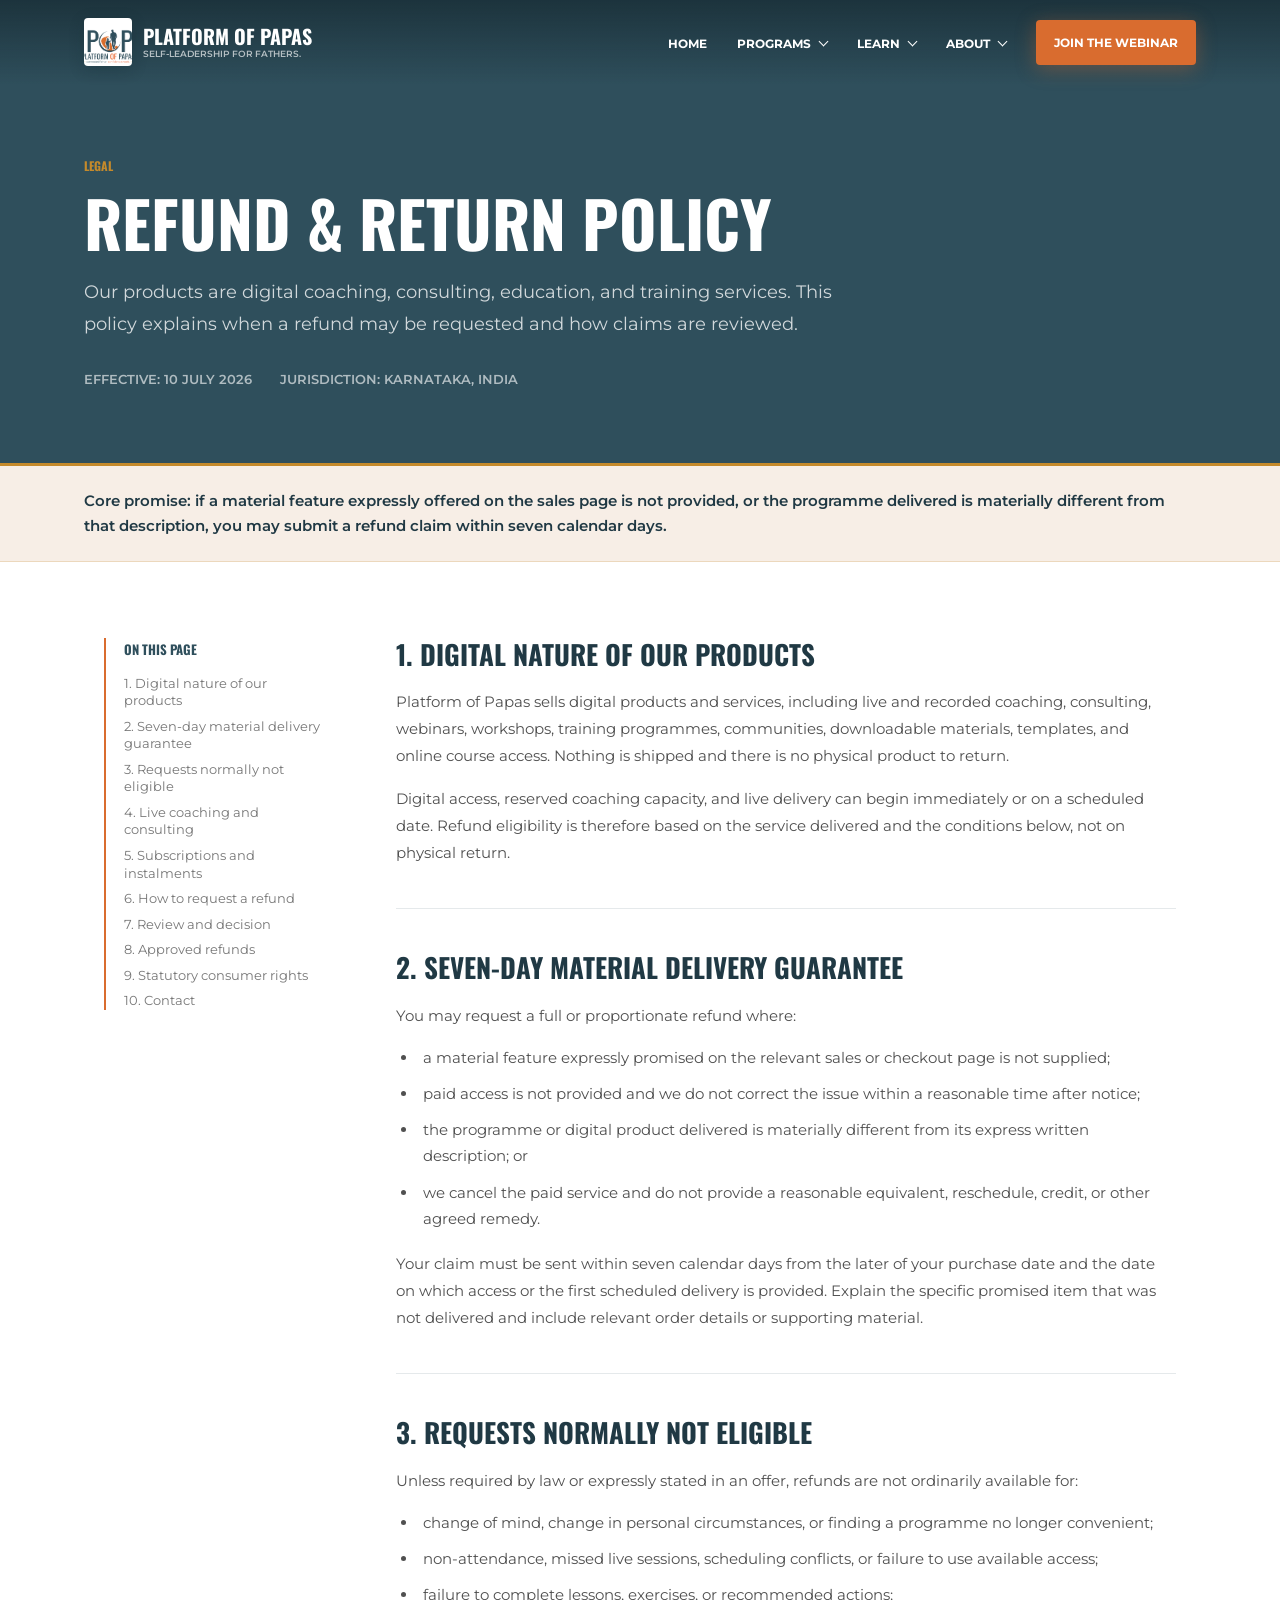
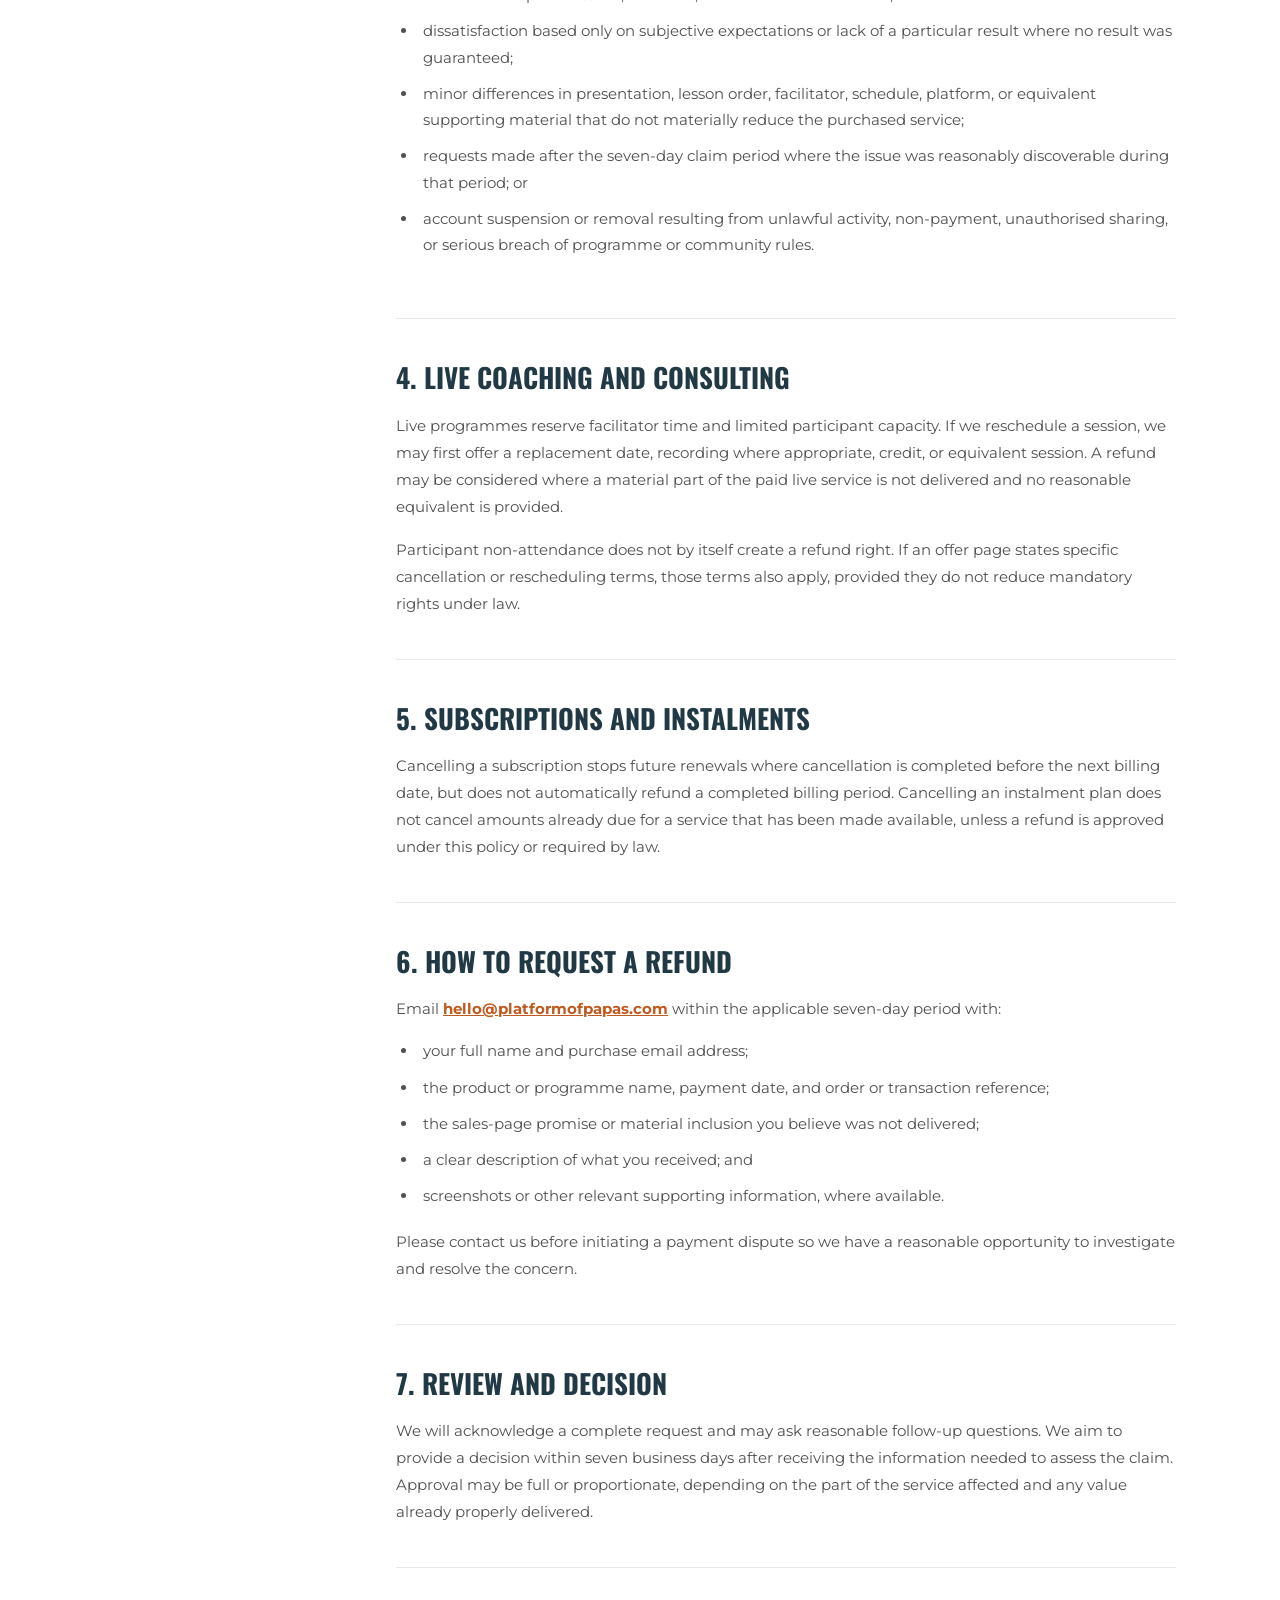
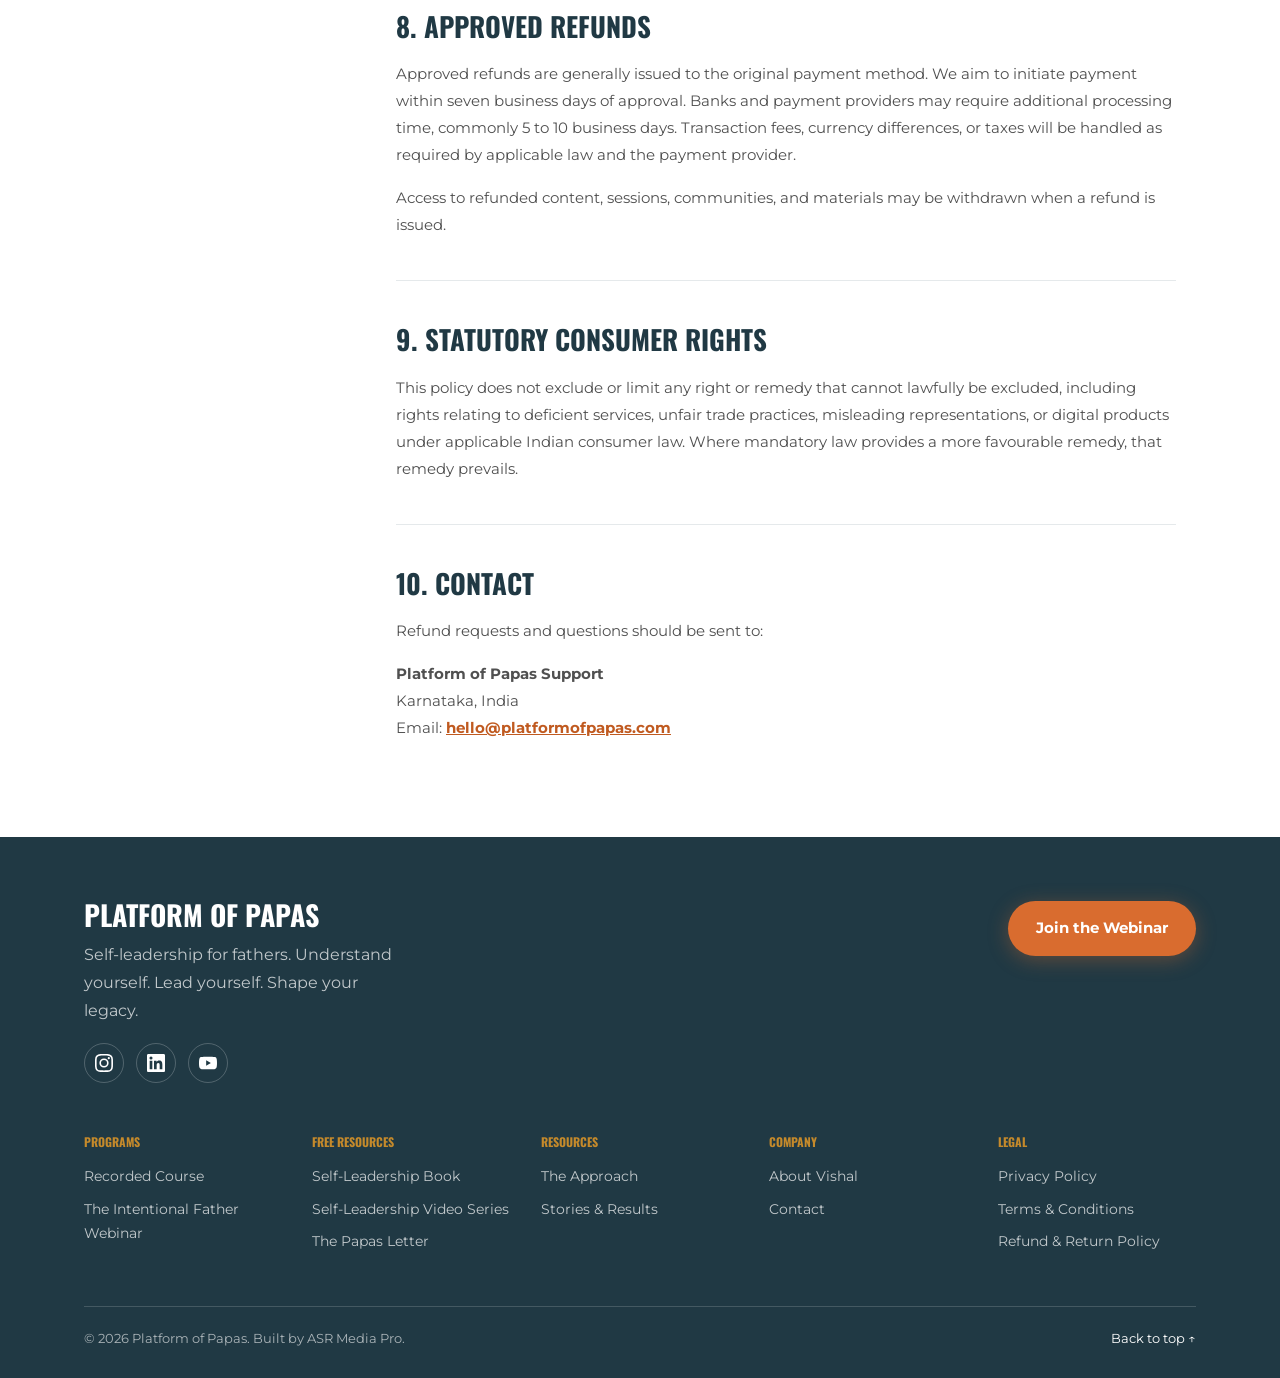
<file: refund-policy/index.html>
<!DOCTYPE html>
<html lang="en">
<head>
  <meta charset="UTF-8">
  <meta name="viewport" content="width=device-width, initial-scale=1.0">
  
  <title>Refund and Return Policy - Platform of Papas</title>
  <meta name="description" content="Refund terms for Platform of Papas digital coaching, consulting, training programmes, and digital products.">
  <meta property="og:title" content="Refund and Return Policy - Platform of Papas">
  <meta property="og:description" content="Refund terms for Platform of Papas digital coaching, consulting, training programmes, and digital products.">
  <meta property="og:image" content="../assets/og-image.svg">
  <meta property="og:url" content="/refund-policy/">
  <meta property="og:type" content="website">
  <link rel="preconnect" href="https://fonts.googleapis.com">
  <link rel="preconnect" href="https://fonts.gstatic.com" crossorigin>
  <link rel="stylesheet" href="../assets/site.css?v=20260826c">
</head>
<body>
  <a class="skip-link" href="#main-content">Skip to content</a>
  <header class="site-header" data-site-header>
  <div class="container nav-inner">
    <a class="brand" href="../index.html" aria-label="Platform of Papas home">
      <span class="brand-mark-wrap" aria-hidden="true"><img class="brand-mark" src="../Images/pops-logo-cropped.png" alt=""></span>
      <span class="brand-copy"><span class="brand-text">Platform of Papas</span><span class="brand-tagline">Self-leadership for fathers.</span></span>
    </a>
    <nav class="desktop-nav" aria-label="Primary navigation">
      <a class="nav-link " href="../index.html">Home</a>
      <div class="dropdown " data-dropdown style="--panel-width:350px">
    <button class="dropdown-trigger" type="button" aria-haspopup="true" aria-expanded="false" aria-controls="dropdown-programs" data-dropdown-trigger>Programs<span class="chevron" aria-hidden="true"></span></button>
    <ul class="dropdown-panel" id="dropdown-programs" role="menu">
      <li class="dropdown-label">Paid Programmes</li><li role="none"><a role="menuitem" href="https://lp.platformofpapas.com/fatherhood-transformation-program" target="_blank" rel="noopener noreferrer">Fatherhood Transformation Program</a></li><li role="none"><a role="menuitem" href="https://lp.platformofpapas.com/webinar-registration-lp-page" target="_blank" rel="noopener noreferrer">The Intentional Father Webinar</a></li><li class="dropdown-label">Free Resources</li><li role="none"><a role="menuitem" href="https://lp.platformofpapas.com/ebook-optin" target="_blank" rel="noopener noreferrer">Self-Leadership Book</a></li><li role="none"><a role="menuitem" href="https://lp.platformofpapas.com/video-series-optin" target="_blank" rel="noopener noreferrer">Self-Leadership Video Series</a></li>
    </ul>
  </div>
      <div class="dropdown " data-dropdown style="--panel-width:240px">
    <button class="dropdown-trigger" type="button" aria-haspopup="true" aria-expanded="false" aria-controls="dropdown-learn" data-dropdown-trigger>Learn<span class="chevron" aria-hidden="true"></span></button>
    <ul class="dropdown-panel" id="dropdown-learn" role="menu">
      <li role="none"><a role="menuitem" href="../approach/index.html">The Approach</a></li><li role="none"><a role="menuitem" href="../stories/index.html">Stories & Results</a></li><li role="none"><a role="menuitem" href="../newsletter/index.html">The Papas Letter</a></li>
    </ul>
  </div>
      <div class="dropdown " data-dropdown style="--panel-width:200px">
    <button class="dropdown-trigger" type="button" aria-haspopup="true" aria-expanded="false" aria-controls="dropdown-about" data-dropdown-trigger>About<span class="chevron" aria-hidden="true"></span></button>
    <ul class="dropdown-panel" id="dropdown-about" role="menu">
      <li role="none"><a role="menuitem" href="../about/index.html">About Vishal</a></li><li role="none"><a role="menuitem" href="../contact/index.html">Contact</a></li>
    </ul>
  </div>
    </nav>
    <a class="nav-cta" href="https://lp.platformofpapas.com/webinar-registration-lp-page" target="_blank" rel="noopener noreferrer">Join the Webinar</a>
    <button class="mobile-toggle" type="button" aria-label="Toggle navigation" aria-expanded="false" aria-controls="mobile-nav" data-mobile-toggle>
      <span></span><span></span><span></span>
    </button>
  </div>
  <nav class="mobile-nav" id="mobile-nav" aria-label="Mobile navigation" data-mobile-nav>
    <a class="" href="../index.html">Home</a>
    <div class="mobile-label">Programmes</div>
    <a href="https://lp.platformofpapas.com/fatherhood-transformation-program" target="_blank" rel="noopener noreferrer">Fatherhood Transformation Program</a>
    <a href="https://lp.platformofpapas.com/webinar-registration-lp-page" target="_blank" rel="noopener noreferrer">The Intentional Father Webinar</a>
    <div class="mobile-label">Free Resources</div>
    <a href="https://lp.platformofpapas.com/ebook-optin" target="_blank" rel="noopener noreferrer">Self-Leadership Book</a>
    <a href="https://lp.platformofpapas.com/video-series-optin" target="_blank" rel="noopener noreferrer">Self-Leadership Video Series</a>
    <div class="mobile-label">Learn</div>
    <a href="../approach/index.html">The Approach</a>
    <a href="../stories/index.html">Stories & Results</a>
    <a href="../newsletter/index.html">The Papas Letter</a>
    <div class="mobile-label">About</div>
    <a href="../about/index.html">About Vishal</a>
    <a href="../contact/index.html">Contact</a>
    <a class="btn-primary mobile-cta" href="https://lp.platformofpapas.com/webinar-registration-lp-page" target="_blank" rel="noopener noreferrer">Join the Webinar</a>
  </nav>
</header>
  <main id="main-content">
<section class="legal-hero">
    <div class="container">
      <span class="eyebrow">Legal</span>
      <h1>Refund & Return Policy</h1>
      <p>Our products are digital coaching, consulting, education, and training services. This policy explains when a refund may be requested and how claims are reviewed.</p>
      <div class="legal-meta"><span>Effective: 10 July 2026</span><span>Jurisdiction: Karnataka, India</span></div>
    </div>
  </section>
  <div class="legal-notice"><div class="container">Core promise: if a material feature expressly offered on the sales page is not provided, or the programme delivered is materially different from that description, you may submit a refund claim within seven calendar days.</div></div>
  <section class="legal-shell">
    <div class="container legal-layout">
      <aside class="legal-toc" aria-label="Page contents">
        <span>On this page</span>
        <a href="#digital-products">1. Digital nature of our products</a><a href="#seven-day-guarantee">2. Seven-day material delivery guarantee</a><a href="#not-eligible">3. Requests normally not eligible</a><a href="#live-programmes">4. Live coaching and consulting</a><a href="#subscriptions-instalments">5. Subscriptions and instalments</a><a href="#how-to-request">6. How to request a refund</a><a href="#review">7. Review and decision</a><a href="#payment">8. Approved refunds</a><a href="#consumer-rights">9. Statutory consumer rights</a><a href="#contact">10. Contact</a>
      </aside>
      <article class="legal-document">
        <section id="digital-products" class="legal-section">
              <h2>1. Digital nature of our products</h2>
              <p>Platform of Papas sells digital products and services, including live and recorded coaching, consulting, webinars, workshops, training programmes, communities, downloadable materials, templates, and online course access. Nothing is shipped and there is no physical product to return.</p>
        <p>Digital access, reserved coaching capacity, and live delivery can begin immediately or on a scheduled date. Refund eligibility is therefore based on the service delivered and the conditions below, not on physical return.</p>
            </section><section id="seven-day-guarantee" class="legal-section">
              <h2>2. Seven-day material delivery guarantee</h2>
              <p>You may request a full or proportionate refund where:</p>
        <ul class="legal-list">
          <li>a material feature expressly promised on the relevant sales or checkout page is not supplied;</li>
          <li>paid access is not provided and we do not correct the issue within a reasonable time after notice;</li>
          <li>the programme or digital product delivered is materially different from its express written description; or</li>
          <li>we cancel the paid service and do not provide a reasonable equivalent, reschedule, credit, or other agreed remedy.</li>
        </ul>
        <p>Your claim must be sent within seven calendar days from the later of your purchase date and the date on which access or the first scheduled delivery is provided. Explain the specific promised item that was not delivered and include relevant order details or supporting material.</p>
            </section><section id="not-eligible" class="legal-section">
              <h2>3. Requests normally not eligible</h2>
              <p>Unless required by law or expressly stated in an offer, refunds are not ordinarily available for:</p>
        <ul class="legal-list">
          <li>change of mind, change in personal circumstances, or finding a programme no longer convenient;</li>
          <li>non-attendance, missed live sessions, scheduling conflicts, or failure to use available access;</li>
          <li>failure to complete lessons, exercises, or recommended actions;</li>
          <li>dissatisfaction based only on subjective expectations or lack of a particular result where no result was guaranteed;</li>
          <li>minor differences in presentation, lesson order, facilitator, schedule, platform, or equivalent supporting material that do not materially reduce the purchased service;</li>
          <li>requests made after the seven-day claim period where the issue was reasonably discoverable during that period; or</li>
          <li>account suspension or removal resulting from unlawful activity, non-payment, unauthorised sharing, or serious breach of programme or community rules.</li>
        </ul>
            </section><section id="live-programmes" class="legal-section">
              <h2>4. Live coaching and consulting</h2>
              <p>Live programmes reserve facilitator time and limited participant capacity. If we reschedule a session, we may first offer a replacement date, recording where appropriate, credit, or equivalent session. A refund may be considered where a material part of the paid live service is not delivered and no reasonable equivalent is provided.</p>
        <p>Participant non-attendance does not by itself create a refund right. If an offer page states specific cancellation or rescheduling terms, those terms also apply, provided they do not reduce mandatory rights under law.</p>
            </section><section id="subscriptions-instalments" class="legal-section">
              <h2>5. Subscriptions and instalments</h2>
              <p>Cancelling a subscription stops future renewals where cancellation is completed before the next billing date, but does not automatically refund a completed billing period. Cancelling an instalment plan does not cancel amounts already due for a service that has been made available, unless a refund is approved under this policy or required by law.</p>
            </section><section id="how-to-request" class="legal-section">
              <h2>6. How to request a refund</h2>
              <p>Email <a href="mailto:hello@platformofpapas.com">hello@platformofpapas.com</a> within the applicable seven-day period with:</p>
        <ul class="legal-list">
          <li>your full name and purchase email address;</li>
          <li>the product or programme name, payment date, and order or transaction reference;</li>
          <li>the sales-page promise or material inclusion you believe was not delivered;</li>
          <li>a clear description of what you received; and</li>
          <li>screenshots or other relevant supporting information, where available.</li>
        </ul>
        <p>Please contact us before initiating a payment dispute so we have a reasonable opportunity to investigate and resolve the concern.</p>
            </section><section id="review" class="legal-section">
              <h2>7. Review and decision</h2>
              <p>We will acknowledge a complete request and may ask reasonable follow-up questions. We aim to provide a decision within seven business days after receiving the information needed to assess the claim. Approval may be full or proportionate, depending on the part of the service affected and any value already properly delivered.</p>
            </section><section id="payment" class="legal-section">
              <h2>8. Approved refunds</h2>
              <p>Approved refunds are generally issued to the original payment method. We aim to initiate payment within seven business days of approval. Banks and payment providers may require additional processing time, commonly 5 to 10 business days. Transaction fees, currency differences, or taxes will be handled as required by applicable law and the payment provider.</p>
        <p>Access to refunded content, sessions, communities, and materials may be withdrawn when a refund is issued.</p>
            </section><section id="consumer-rights" class="legal-section">
              <h2>9. Statutory consumer rights</h2>
              <p>This policy does not exclude or limit any right or remedy that cannot lawfully be excluded, including rights relating to deficient services, unfair trade practices, misleading representations, or digital products under applicable Indian consumer law. Where mandatory law provides a more favourable remedy, that remedy prevails.</p>
            </section><section id="contact" class="legal-section">
              <h2>10. Contact</h2>
              <p>Refund requests and questions should be sent to:</p>
        <p><strong>Platform of Papas Support</strong><br>Karnataka, India<br>Email: <a href="mailto:hello@platformofpapas.com">hello@platformofpapas.com</a></p>
            </section>
      </article>
    </div>
  </section>
  </main>
  <footer class="site-footer">
  <div class="container">
    <div class="footer-top">
      <div class="footer-brand">
        <h2>PLATFORM OF PAPAS</h2>
        <p>Self-leadership for fathers. Understand yourself. Lead yourself. Shape your legacy.</p>
        <div class="socials" aria-label="Social links">
          <a href="https://www.instagram.com/platformofpapas" target="_blank" rel="noopener noreferrer" aria-label="Instagram (opens in a new tab)">
            <svg viewBox="0 0 24 24" aria-hidden="true" focusable="false"><path d="M12 2.163c3.204 0 3.584.012 4.85.07 3.252.148 4.771 1.691 4.919 4.919.058 1.265.069 1.645.069 4.849 0 3.205-.012 3.584-.069 4.849-.149 3.225-1.664 4.771-4.919 4.919-1.266.058-1.644.07-4.85.07-3.204 0-3.584-.012-4.849-.07-3.26-.149-4.771-1.699-4.919-4.92-.058-1.265-.07-1.644-.07-4.849 0-3.204.013-3.583.07-4.849.149-3.227 1.664-4.771 4.919-4.919 1.266-.057 1.645-.069 4.849-.069zM12 0C8.741 0 8.333.014 7.053.072 2.695.272.273 2.69.073 7.052.014 8.333 0 8.741 0 12s.014 3.668.072 4.948c.2 4.358 2.618 6.78 6.98 6.98C8.333 23.986 8.741 24 12 24s3.668-.014 4.948-.072c4.354-.2 6.782-2.618 6.979-6.98C23.986 15.668 24 15.259 24 12s-.014-3.667-.072-4.947C23.732 2.699 21.311.272 16.949.072 15.668.014 15.259 0 12 0zm0 5.838A6.162 6.162 0 1 0 12 18.162 6.162 6.162 0 0 0 12 5.838zm0 10.162a4 4 0 1 1 0-8 4 4 0 0 1 0 8zm6.406-11.845a1.44 1.44 0 1 0 0 2.881 1.44 1.44 0 0 0 0-2.881z"/></svg>
          </a>
          <a href="https://www.linkedin.com/company/platform-of-papas/" target="_blank" rel="noopener noreferrer" aria-label="LinkedIn (opens in a new tab)">
            <svg viewBox="0 0 24 24" aria-hidden="true" focusable="false"><path d="M20.447 20.452h-3.554v-5.569c0-1.328-.027-3.037-1.852-3.037-1.853 0-2.136 1.445-2.136 2.939v5.667H9.351V9h3.414v1.561h.046c.477-.9 1.637-1.85 3.37-1.85 3.601 0 4.267 2.37 4.267 5.455v6.286zM5.337 7.433a2.062 2.062 0 1 1 0-4.124 2.062 2.062 0 0 1 0 4.124zM7.119 20.452H3.554V9h3.565v11.452zM22.225 0H1.771C.792 0 0 .774 0 1.729v20.542C0 23.227.792 24 1.771 24h20.451C23.2 24 24 23.227 24 22.271V1.729C24 .774 23.2 0 22.222 0h.003z"/></svg>
          </a>
          <a href="https://www.youtube.com/@PlatformOfPapas" target="_blank" rel="noopener noreferrer" aria-label="YouTube (opens in a new tab)">
            <svg viewBox="0 0 24 24" aria-hidden="true" focusable="false"><path d="M23.498 6.186a3.016 3.016 0 0 0-2.122-2.136C19.505 3.545 12 3.545 12 3.545s-7.505 0-9.377.505A3.017 3.017 0 0 0 .502 6.186C0 8.07 0 12 0 12s0 3.93.502 5.814a3.016 3.016 0 0 0 2.122 2.136c1.871.505 9.376.505 9.376.505s7.505 0 9.377-.505a3.015 3.015 0 0 0 2.122-2.136C24 15.93 24 12 24 12s0-3.93-.502-5.814zM9.545 15.568V8.432L15.818 12l-6.273 3.568z"/></svg>
          </a>
        </div>
      </div>
      <a class="btn-primary" href="https://lp.platformofpapas.com/webinar-registration-lp-page" target="_blank" rel="noopener noreferrer">Join the Webinar</a>
    </div>
    <div class="footer-links">
      <div>
        <h3>Programs</h3>
        <a href="https://lp.platformofpapas.com/fatherhood-transformation-program" target="_blank" rel="noopener noreferrer">Recorded Course</a>
        <a href="https://lp.platformofpapas.com/webinar-registration-lp-page" target="_blank" rel="noopener noreferrer">The Intentional Father Webinar</a>
      </div>
      <div>
        <h3>Free Resources</h3>
        <a href="https://lp.platformofpapas.com/ebook-optin" target="_blank" rel="noopener noreferrer">Self-Leadership Book</a>
        <a href="https://lp.platformofpapas.com/video-series-optin" target="_blank" rel="noopener noreferrer">Self-Leadership Video Series</a>
        <a href="../newsletter/index.html">The Papas Letter</a>
      </div>
      <div>
        <h3>Resources</h3>
        <a href="../approach/index.html">The Approach</a>
        <a href="../stories/index.html">Stories & Results</a>
      </div>
      <div>
        <h3>Company</h3>
        <a href="../about/index.html">About Vishal</a>
        <a href="../contact/index.html">Contact</a>
      </div>
      <div>
        <h3>Legal</h3>
        <a href="../privacy/index.html">Privacy Policy</a>
        <a href="../terms/index.html">Terms &amp; Conditions</a>
        <a href="../refund-policy/index.html">Refund &amp; Return Policy</a>
      </div>
    </div>
    <div class="footer-bottom">
      <span>&copy; 2026 Platform of Papas. Built by ASR Media Pro.</span>
      <a href="#main-content">Back to top &uarr;</a>
    </div>
  </div>
</footer>
  <script src="../assets/site.js?v=20260710b"></script>
</body>
</html>
</file>
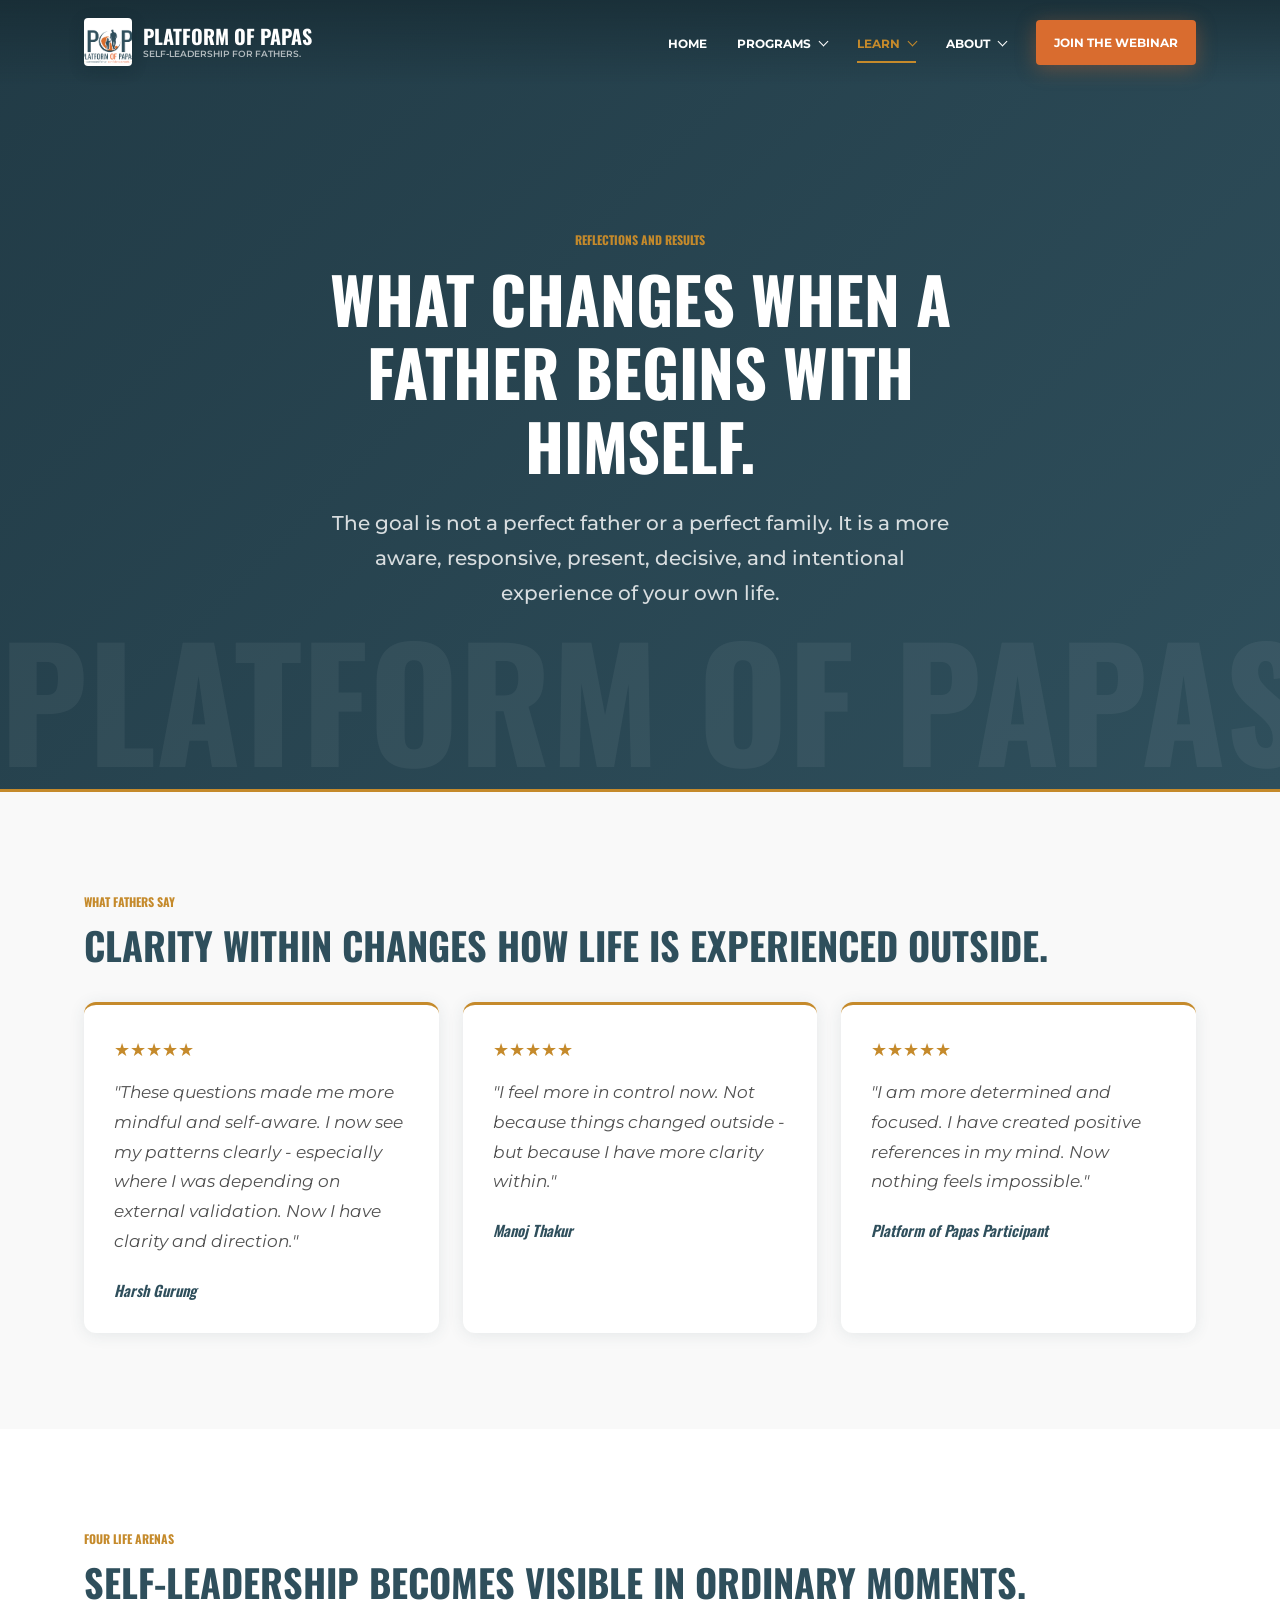
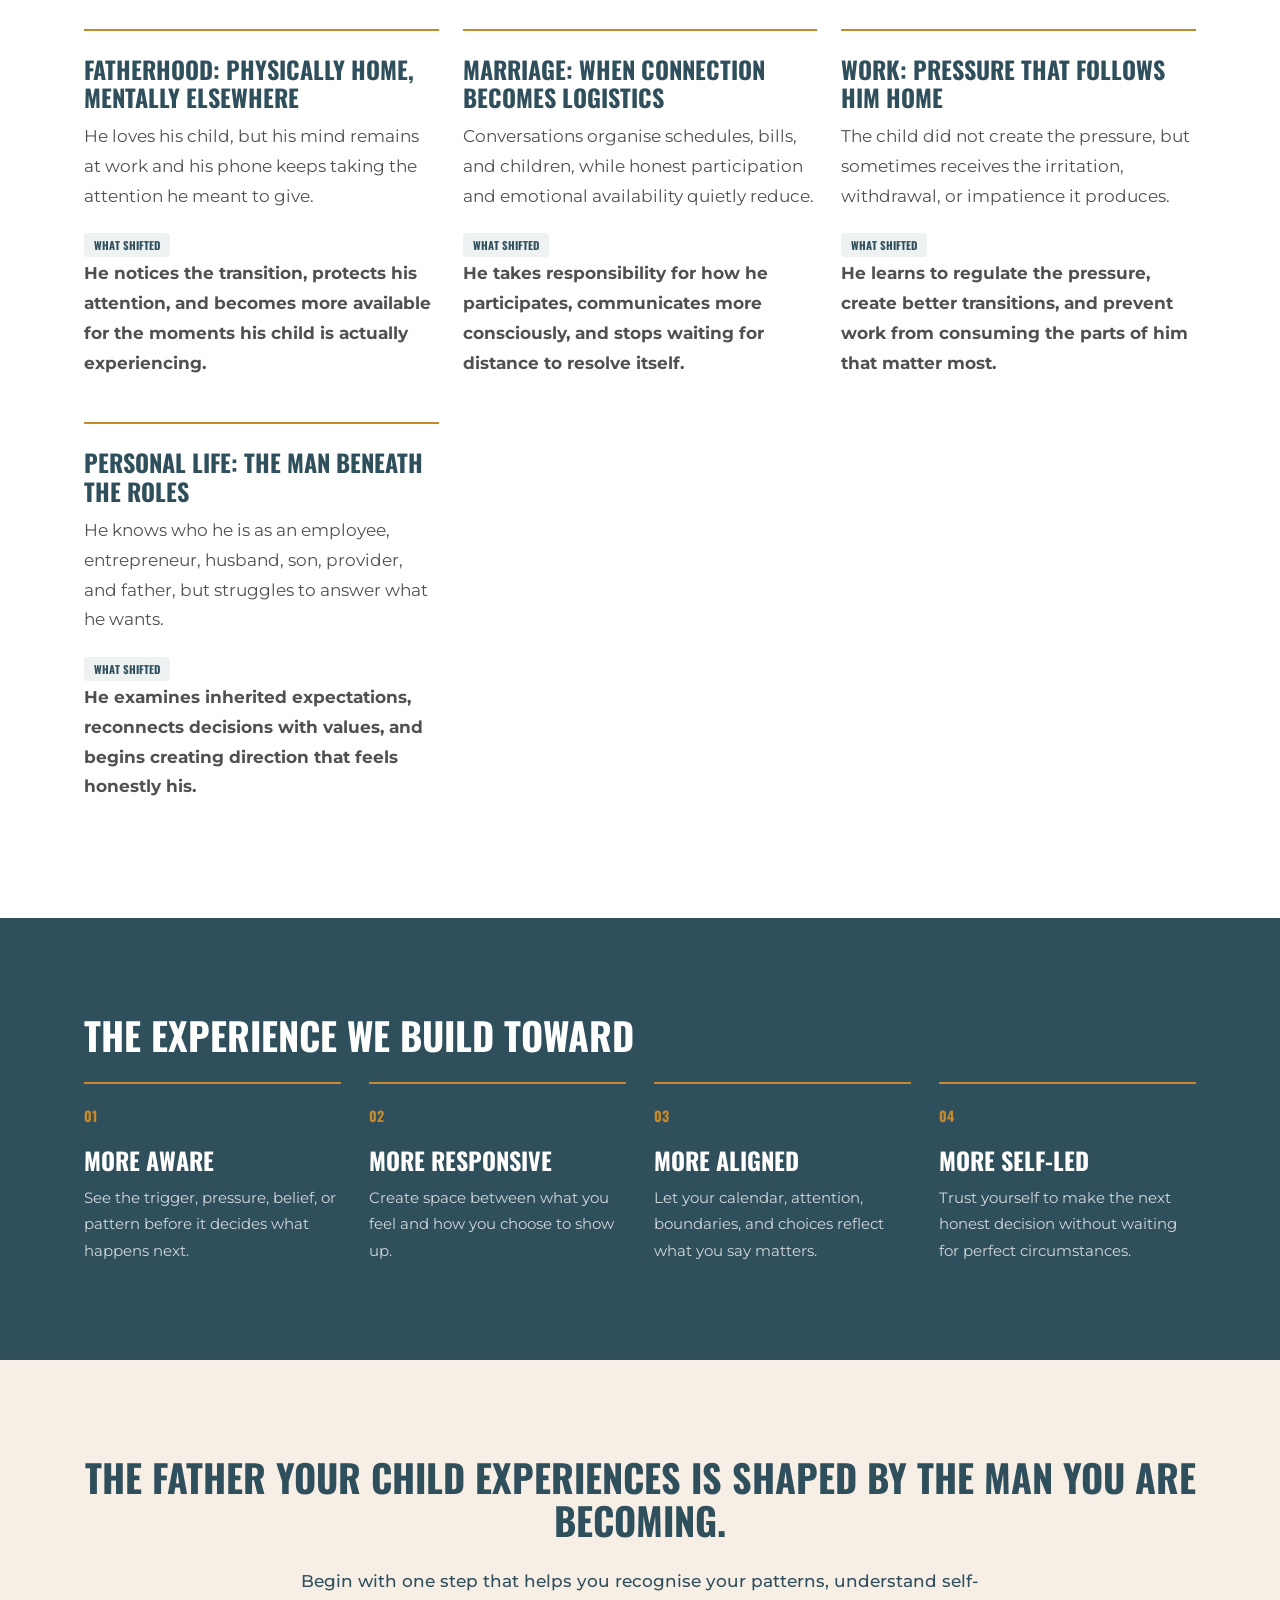
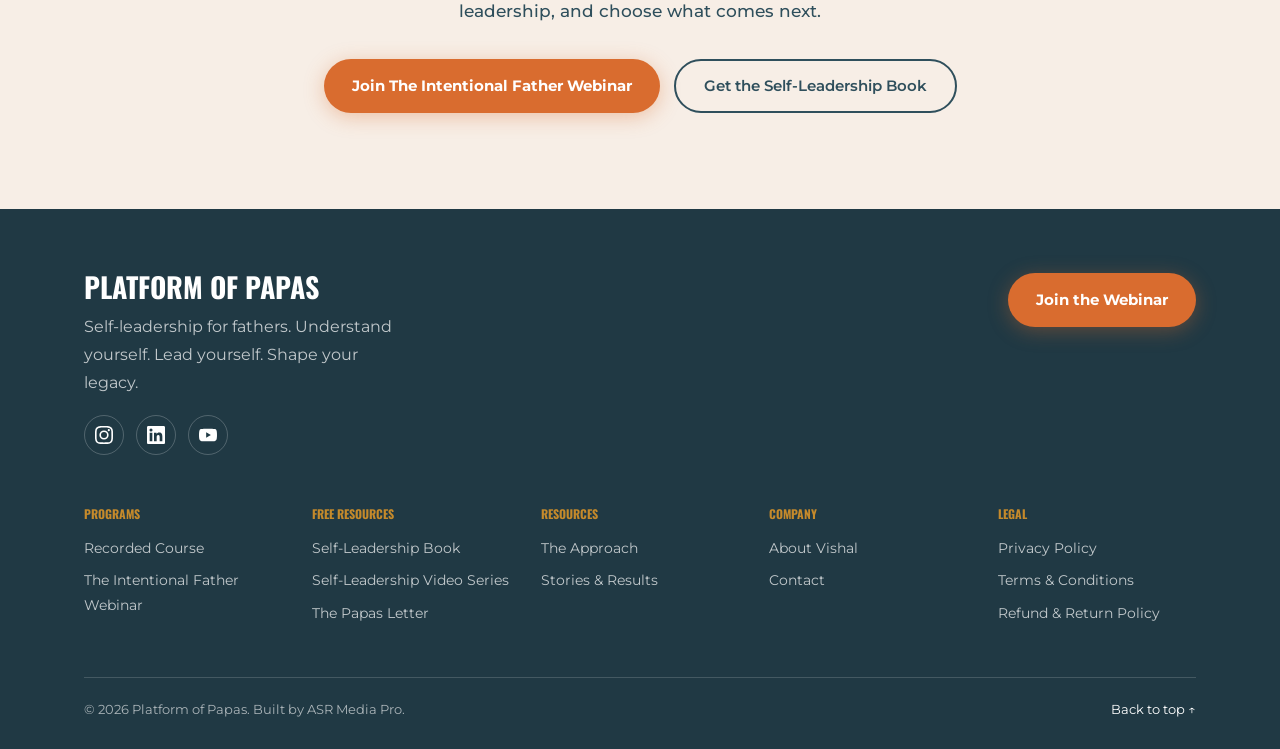
<file: stories/index.html>
<!DOCTYPE html>
<html lang="en">
<head>
  <meta charset="UTF-8">
  <meta name="viewport" content="width=device-width, initial-scale=1.0">
  
  <title>Stories &amp; Results - Self-Leadership for Fathers</title>
  <meta name="description" content="Reflections from fathers becoming more aware, responsive, present, aligned, and intentional in the lives they are creating.">
  <meta property="og:title" content="Stories &amp; Results - Self-Leadership for Fathers">
  <meta property="og:description" content="Reflections from fathers becoming more aware, responsive, present, aligned, and intentional in the lives they are creating.">
  <meta property="og:image" content="../assets/og-image.svg">
  <meta property="og:url" content="/stories/">
  <meta property="og:type" content="website">
  <link rel="preconnect" href="https://fonts.googleapis.com">
  <link rel="preconnect" href="https://fonts.gstatic.com" crossorigin>
  <link rel="stylesheet" href="../assets/site.css?v=20260826c">
</head>
<body>
  <a class="skip-link" href="#main-content">Skip to content</a>
  <header class="site-header" data-site-header>
  <div class="container nav-inner">
    <a class="brand" href="../index.html" aria-label="Platform of Papas home">
      <span class="brand-mark-wrap" aria-hidden="true"><img class="brand-mark" src="../Images/pops-logo-cropped.png" alt=""></span>
      <span class="brand-copy"><span class="brand-text">Platform of Papas</span><span class="brand-tagline">Self-leadership for fathers.</span></span>
    </a>
    <nav class="desktop-nav" aria-label="Primary navigation">
      <a class="nav-link " href="../index.html">Home</a>
      <div class="dropdown " data-dropdown style="--panel-width:350px">
    <button class="dropdown-trigger" type="button" aria-haspopup="true" aria-expanded="false" aria-controls="dropdown-programs" data-dropdown-trigger>Programs<span class="chevron" aria-hidden="true"></span></button>
    <ul class="dropdown-panel" id="dropdown-programs" role="menu">
      <li class="dropdown-label">Paid Programmes</li><li role="none"><a role="menuitem" href="https://lp.platformofpapas.com/fatherhood-transformation-program" target="_blank" rel="noopener noreferrer">Fatherhood Transformation Program</a></li><li role="none"><a role="menuitem" href="https://lp.platformofpapas.com/webinar-registration-lp-page" target="_blank" rel="noopener noreferrer">The Intentional Father Webinar</a></li><li class="dropdown-label">Free Resources</li><li role="none"><a role="menuitem" href="https://lp.platformofpapas.com/ebook-optin" target="_blank" rel="noopener noreferrer">Self-Leadership Book</a></li><li role="none"><a role="menuitem" href="https://lp.platformofpapas.com/video-series-optin" target="_blank" rel="noopener noreferrer">Self-Leadership Video Series</a></li>
    </ul>
  </div>
      <div class="dropdown is-active" data-dropdown style="--panel-width:240px">
    <button class="dropdown-trigger" type="button" aria-haspopup="true" aria-expanded="false" aria-controls="dropdown-learn" data-dropdown-trigger>Learn<span class="chevron" aria-hidden="true"></span></button>
    <ul class="dropdown-panel" id="dropdown-learn" role="menu">
      <li role="none"><a role="menuitem" href="../approach/index.html">The Approach</a></li><li role="none"><a role="menuitem" href="../stories/index.html">Stories & Results</a></li><li role="none"><a role="menuitem" href="../newsletter/index.html">The Papas Letter</a></li>
    </ul>
  </div>
      <div class="dropdown " data-dropdown style="--panel-width:200px">
    <button class="dropdown-trigger" type="button" aria-haspopup="true" aria-expanded="false" aria-controls="dropdown-about" data-dropdown-trigger>About<span class="chevron" aria-hidden="true"></span></button>
    <ul class="dropdown-panel" id="dropdown-about" role="menu">
      <li role="none"><a role="menuitem" href="../about/index.html">About Vishal</a></li><li role="none"><a role="menuitem" href="../contact/index.html">Contact</a></li>
    </ul>
  </div>
    </nav>
    <a class="nav-cta" href="https://lp.platformofpapas.com/webinar-registration-lp-page" target="_blank" rel="noopener noreferrer">Join the Webinar</a>
    <button class="mobile-toggle" type="button" aria-label="Toggle navigation" aria-expanded="false" aria-controls="mobile-nav" data-mobile-toggle>
      <span></span><span></span><span></span>
    </button>
  </div>
  <nav class="mobile-nav" id="mobile-nav" aria-label="Mobile navigation" data-mobile-nav>
    <a class="" href="../index.html">Home</a>
    <div class="mobile-label">Programmes</div>
    <a href="https://lp.platformofpapas.com/fatherhood-transformation-program" target="_blank" rel="noopener noreferrer">Fatherhood Transformation Program</a>
    <a href="https://lp.platformofpapas.com/webinar-registration-lp-page" target="_blank" rel="noopener noreferrer">The Intentional Father Webinar</a>
    <div class="mobile-label">Free Resources</div>
    <a href="https://lp.platformofpapas.com/ebook-optin" target="_blank" rel="noopener noreferrer">Self-Leadership Book</a>
    <a href="https://lp.platformofpapas.com/video-series-optin" target="_blank" rel="noopener noreferrer">Self-Leadership Video Series</a>
    <div class="mobile-label">Learn</div>
    <a href="../approach/index.html">The Approach</a>
    <a href="../stories/index.html">Stories & Results</a>
    <a href="../newsletter/index.html">The Papas Letter</a>
    <div class="mobile-label">About</div>
    <a href="../about/index.html">About Vishal</a>
    <a href="../contact/index.html">Contact</a>
    <a class="btn-primary mobile-cta" href="https://lp.platformofpapas.com/webinar-registration-lp-page" target="_blank" rel="noopener noreferrer">Join the Webinar</a>
  </nav>
</header>
  <main id="main-content">
<section class="hero center ">
  <div class="container ">
    <div class="hero-copy reveal">
      <span class="eyebrow">Reflections and results</span>
      <h1>What changes when a father begins with himself.</h1>
      <p>The goal is not a perfect father or a perfect family. It is a more aware, responsive, present, decisive, and intentional experience of your own life.</p>
    </div>
  </div>
</section>
  <section class="section off ">
  <div class="container">
    <span class="eyebrow reveal">What fathers say</span>
    <h2 class="reveal">Clarity within changes how life is experienced outside.</h2>
    <div class="testimonial-grid "><article class="testimonial-card reveal">
    <blockquote>
      <div class="testimonial-stars" aria-label="Five stars">&#9733;&#9733;&#9733;&#9733;&#9733;</div>
      <p class="testimonial-quote">"These questions made me more mindful and self-aware. I now see my patterns clearly - especially where I was depending on external validation. Now I have clarity and direction."</p>
      <cite class="testimonial-name">Harsh Gurung</cite>
    </blockquote>
  </article><article class="testimonial-card reveal">
    <blockquote>
      <div class="testimonial-stars" aria-label="Five stars">&#9733;&#9733;&#9733;&#9733;&#9733;</div>
      <p class="testimonial-quote">"I feel more in control now. Not because things changed outside - but because I have more clarity within."</p>
      <cite class="testimonial-name">Manoj Thakur</cite>
    </blockquote>
  </article><article class="testimonial-card reveal">
    <blockquote>
      <div class="testimonial-stars" aria-label="Five stars">&#9733;&#9733;&#9733;&#9733;&#9733;</div>
      <p class="testimonial-quote">"I am more determined and focused. I have created positive references in my mind. Now nothing feels impossible."</p>
      <cite class="testimonial-name">Platform of Papas Participant</cite>
    </blockquote>
  </article></div>
  </div>
</section>
  <section class="section  ">
  <div class="container">
    <span class="eyebrow reveal">Four life arenas</span>
    <h2 class="reveal">Self-leadership becomes visible in ordinary moments.</h2>
    <div class="case-grid">
      <article class="story-block reveal">
    <h3>Fatherhood: physically home, mentally elsewhere</h3>
    <p>He loves his child, but his mind remains at work and his phone keeps taking the attention he meant to give.</p>
    <span class="tag">What shifted</span>
    <p><strong>He notices the transition, protects his attention, and becomes more available for the moments his child is actually experiencing.</strong></p>
  </article>
      <article class="story-block reveal">
    <h3>Marriage: when connection becomes logistics</h3>
    <p>Conversations organise schedules, bills, and children, while honest participation and emotional availability quietly reduce.</p>
    <span class="tag">What shifted</span>
    <p><strong>He takes responsibility for how he participates, communicates more consciously, and stops waiting for distance to resolve itself.</strong></p>
  </article>
      <article class="story-block reveal">
    <h3>Work: pressure that follows him home</h3>
    <p>The child did not create the pressure, but sometimes receives the irritation, withdrawal, or impatience it produces.</p>
    <span class="tag">What shifted</span>
    <p><strong>He learns to regulate the pressure, create better transitions, and prevent work from consuming the parts of him that matter most.</strong></p>
  </article>
      <article class="story-block reveal">
    <h3>Personal life: the man beneath the roles</h3>
    <p>He knows who he is as an employee, entrepreneur, husband, son, provider, and father, but struggles to answer what he wants.</p>
    <span class="tag">What shifted</span>
    <p><strong>He examines inherited expectations, reconnects decisions with values, and begins creating direction that feels honestly his.</strong></p>
  </article>
    </div>
  </div>
</section>
  <section class="section dark ">
  <div class="container">
    <h2 class="reveal">The experience we build toward</h2>
    <div class="outcome-grid">
      <article class="outcome-item reveal"><span>01</span><h3>More aware</h3><p>See the trigger, pressure, belief, or pattern before it decides what happens next.</p></article>
      <article class="outcome-item reveal"><span>02</span><h3>More responsive</h3><p>Create space between what you feel and how you choose to show up.</p></article>
      <article class="outcome-item reveal"><span>03</span><h3>More aligned</h3><p>Let your calendar, attention, boundaries, and choices reflect what you say matters.</p></article>
      <article class="outcome-item reveal"><span>04</span><h3>More self-led</h3><p>Trust yourself to make the next honest decision without waiting for perfect circumstances.</p></article>
    </div>
  </div>
</section>
  <section class="section gold-tint center ">
  <div class="container">
    <h2 class="reveal">The father your child experiences is shaped by the man you are becoming.</h2>
    <p class="lead prose reveal">Begin with one step that helps you recognise your patterns, understand self-leadership, and choose what comes next.</p>
    <div class="section-actions"><a class="btn-primary" href="https://lp.platformofpapas.com/webinar-registration-lp-page" target="_blank" rel="noopener noreferrer">Join The Intentional Father Webinar</a> <a class="btn-secondary dark" href="https://lp.platformofpapas.com/ebook-optin" target="_blank" rel="noopener noreferrer">Get the Self-Leadership Book</a></div>
  </div>
</section>
  </main>
  <footer class="site-footer">
  <div class="container">
    <div class="footer-top">
      <div class="footer-brand">
        <h2>PLATFORM OF PAPAS</h2>
        <p>Self-leadership for fathers. Understand yourself. Lead yourself. Shape your legacy.</p>
        <div class="socials" aria-label="Social links">
          <a href="https://www.instagram.com/platformofpapas" target="_blank" rel="noopener noreferrer" aria-label="Instagram (opens in a new tab)">
            <svg viewBox="0 0 24 24" aria-hidden="true" focusable="false"><path d="M12 2.163c3.204 0 3.584.012 4.85.07 3.252.148 4.771 1.691 4.919 4.919.058 1.265.069 1.645.069 4.849 0 3.205-.012 3.584-.069 4.849-.149 3.225-1.664 4.771-4.919 4.919-1.266.058-1.644.07-4.85.07-3.204 0-3.584-.012-4.849-.07-3.26-.149-4.771-1.699-4.919-4.92-.058-1.265-.07-1.644-.07-4.849 0-3.204.013-3.583.07-4.849.149-3.227 1.664-4.771 4.919-4.919 1.266-.057 1.645-.069 4.849-.069zM12 0C8.741 0 8.333.014 7.053.072 2.695.272.273 2.69.073 7.052.014 8.333 0 8.741 0 12s.014 3.668.072 4.948c.2 4.358 2.618 6.78 6.98 6.98C8.333 23.986 8.741 24 12 24s3.668-.014 4.948-.072c4.354-.2 6.782-2.618 6.979-6.98C23.986 15.668 24 15.259 24 12s-.014-3.667-.072-4.947C23.732 2.699 21.311.272 16.949.072 15.668.014 15.259 0 12 0zm0 5.838A6.162 6.162 0 1 0 12 18.162 6.162 6.162 0 0 0 12 5.838zm0 10.162a4 4 0 1 1 0-8 4 4 0 0 1 0 8zm6.406-11.845a1.44 1.44 0 1 0 0 2.881 1.44 1.44 0 0 0 0-2.881z"/></svg>
          </a>
          <a href="https://www.linkedin.com/company/platform-of-papas/" target="_blank" rel="noopener noreferrer" aria-label="LinkedIn (opens in a new tab)">
            <svg viewBox="0 0 24 24" aria-hidden="true" focusable="false"><path d="M20.447 20.452h-3.554v-5.569c0-1.328-.027-3.037-1.852-3.037-1.853 0-2.136 1.445-2.136 2.939v5.667H9.351V9h3.414v1.561h.046c.477-.9 1.637-1.85 3.37-1.85 3.601 0 4.267 2.37 4.267 5.455v6.286zM5.337 7.433a2.062 2.062 0 1 1 0-4.124 2.062 2.062 0 0 1 0 4.124zM7.119 20.452H3.554V9h3.565v11.452zM22.225 0H1.771C.792 0 0 .774 0 1.729v20.542C0 23.227.792 24 1.771 24h20.451C23.2 24 24 23.227 24 22.271V1.729C24 .774 23.2 0 22.222 0h.003z"/></svg>
          </a>
          <a href="https://www.youtube.com/@PlatformOfPapas" target="_blank" rel="noopener noreferrer" aria-label="YouTube (opens in a new tab)">
            <svg viewBox="0 0 24 24" aria-hidden="true" focusable="false"><path d="M23.498 6.186a3.016 3.016 0 0 0-2.122-2.136C19.505 3.545 12 3.545 12 3.545s-7.505 0-9.377.505A3.017 3.017 0 0 0 .502 6.186C0 8.07 0 12 0 12s0 3.93.502 5.814a3.016 3.016 0 0 0 2.122 2.136c1.871.505 9.376.505 9.376.505s7.505 0 9.377-.505a3.015 3.015 0 0 0 2.122-2.136C24 15.93 24 12 24 12s0-3.93-.502-5.814zM9.545 15.568V8.432L15.818 12l-6.273 3.568z"/></svg>
          </a>
        </div>
      </div>
      <a class="btn-primary" href="https://lp.platformofpapas.com/webinar-registration-lp-page" target="_blank" rel="noopener noreferrer">Join the Webinar</a>
    </div>
    <div class="footer-links">
      <div>
        <h3>Programs</h3>
        <a href="https://lp.platformofpapas.com/fatherhood-transformation-program" target="_blank" rel="noopener noreferrer">Recorded Course</a>
        <a href="https://lp.platformofpapas.com/webinar-registration-lp-page" target="_blank" rel="noopener noreferrer">The Intentional Father Webinar</a>
      </div>
      <div>
        <h3>Free Resources</h3>
        <a href="https://lp.platformofpapas.com/ebook-optin" target="_blank" rel="noopener noreferrer">Self-Leadership Book</a>
        <a href="https://lp.platformofpapas.com/video-series-optin" target="_blank" rel="noopener noreferrer">Self-Leadership Video Series</a>
        <a href="../newsletter/index.html">The Papas Letter</a>
      </div>
      <div>
        <h3>Resources</h3>
        <a href="../approach/index.html">The Approach</a>
        <a href="../stories/index.html">Stories & Results</a>
      </div>
      <div>
        <h3>Company</h3>
        <a href="../about/index.html">About Vishal</a>
        <a href="../contact/index.html">Contact</a>
      </div>
      <div>
        <h3>Legal</h3>
        <a href="../privacy/index.html">Privacy Policy</a>
        <a href="../terms/index.html">Terms &amp; Conditions</a>
        <a href="../refund-policy/index.html">Refund &amp; Return Policy</a>
      </div>
    </div>
    <div class="footer-bottom">
      <span>&copy; 2026 Platform of Papas. Built by ASR Media Pro.</span>
      <a href="#main-content">Back to top &uarr;</a>
    </div>
  </div>
</footer>
  <script src="../assets/site.js?v=20260710b"></script>
</body>
</html>
</file>
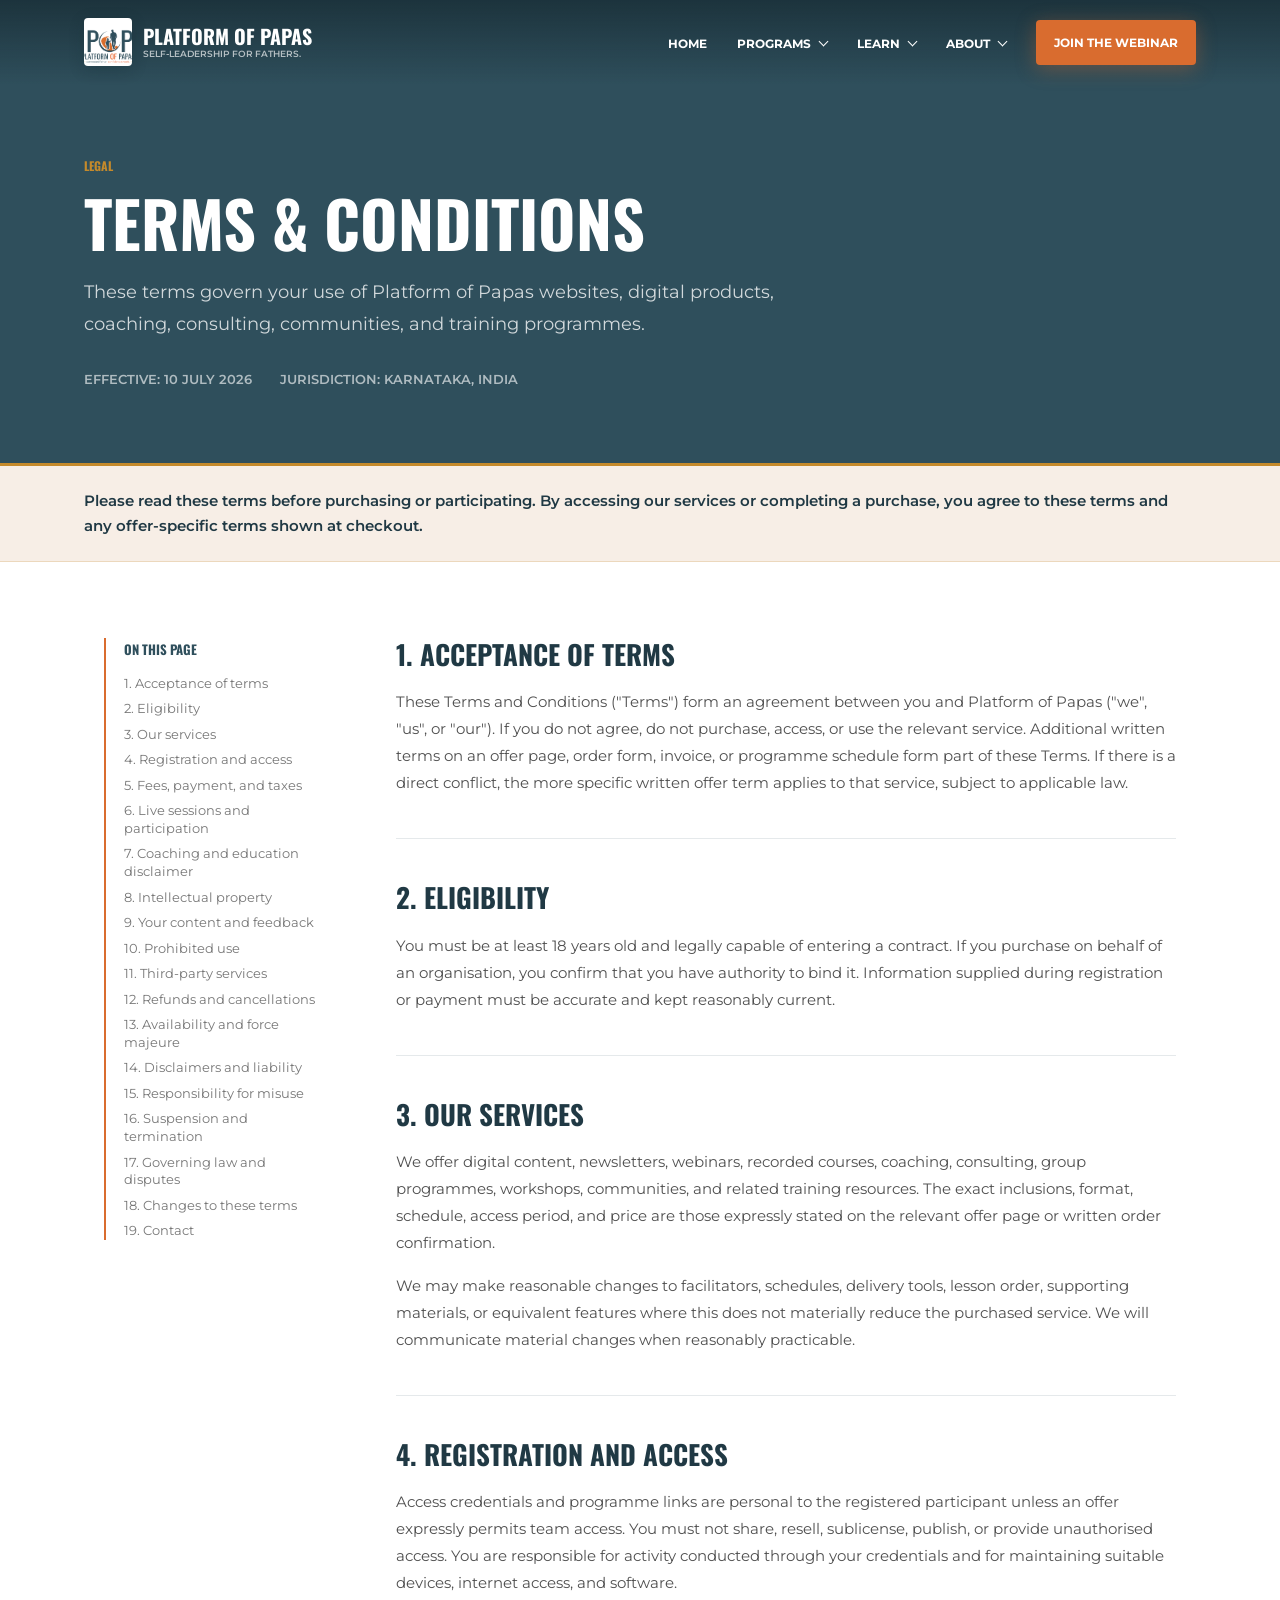
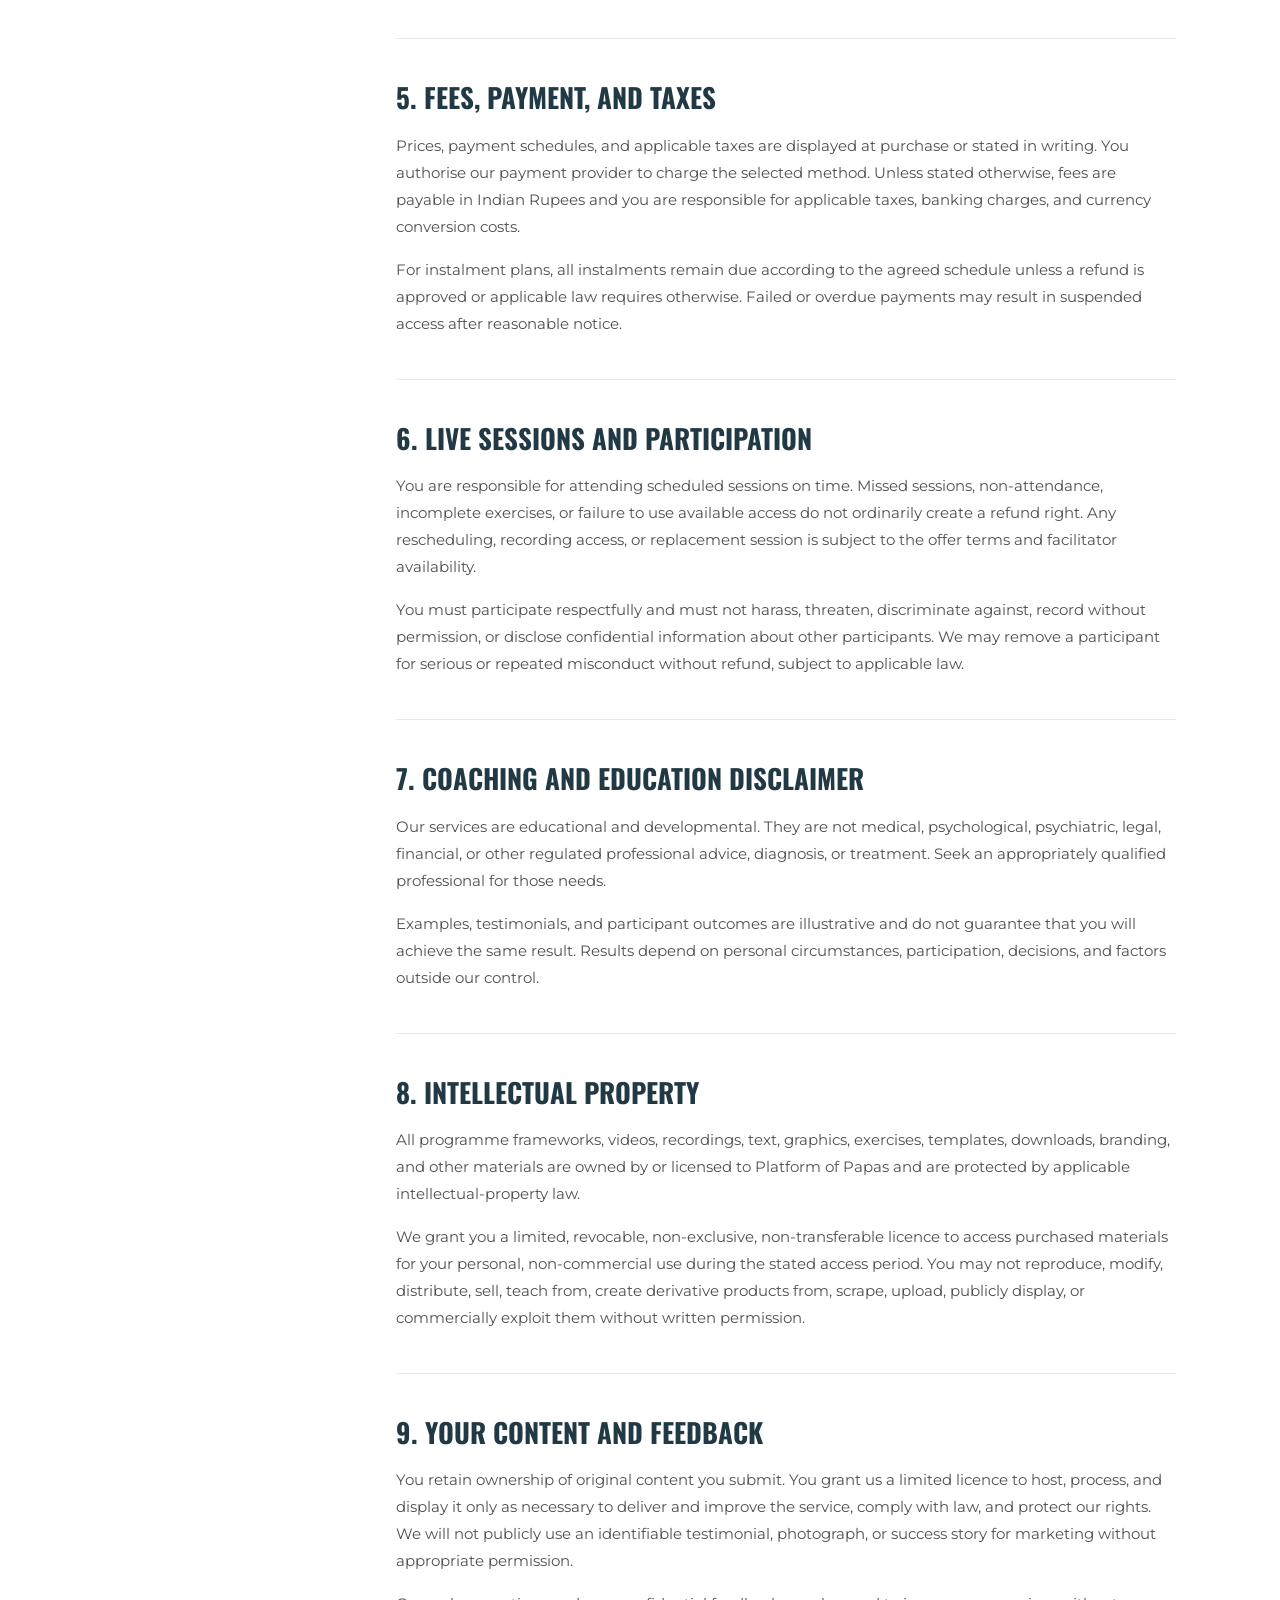
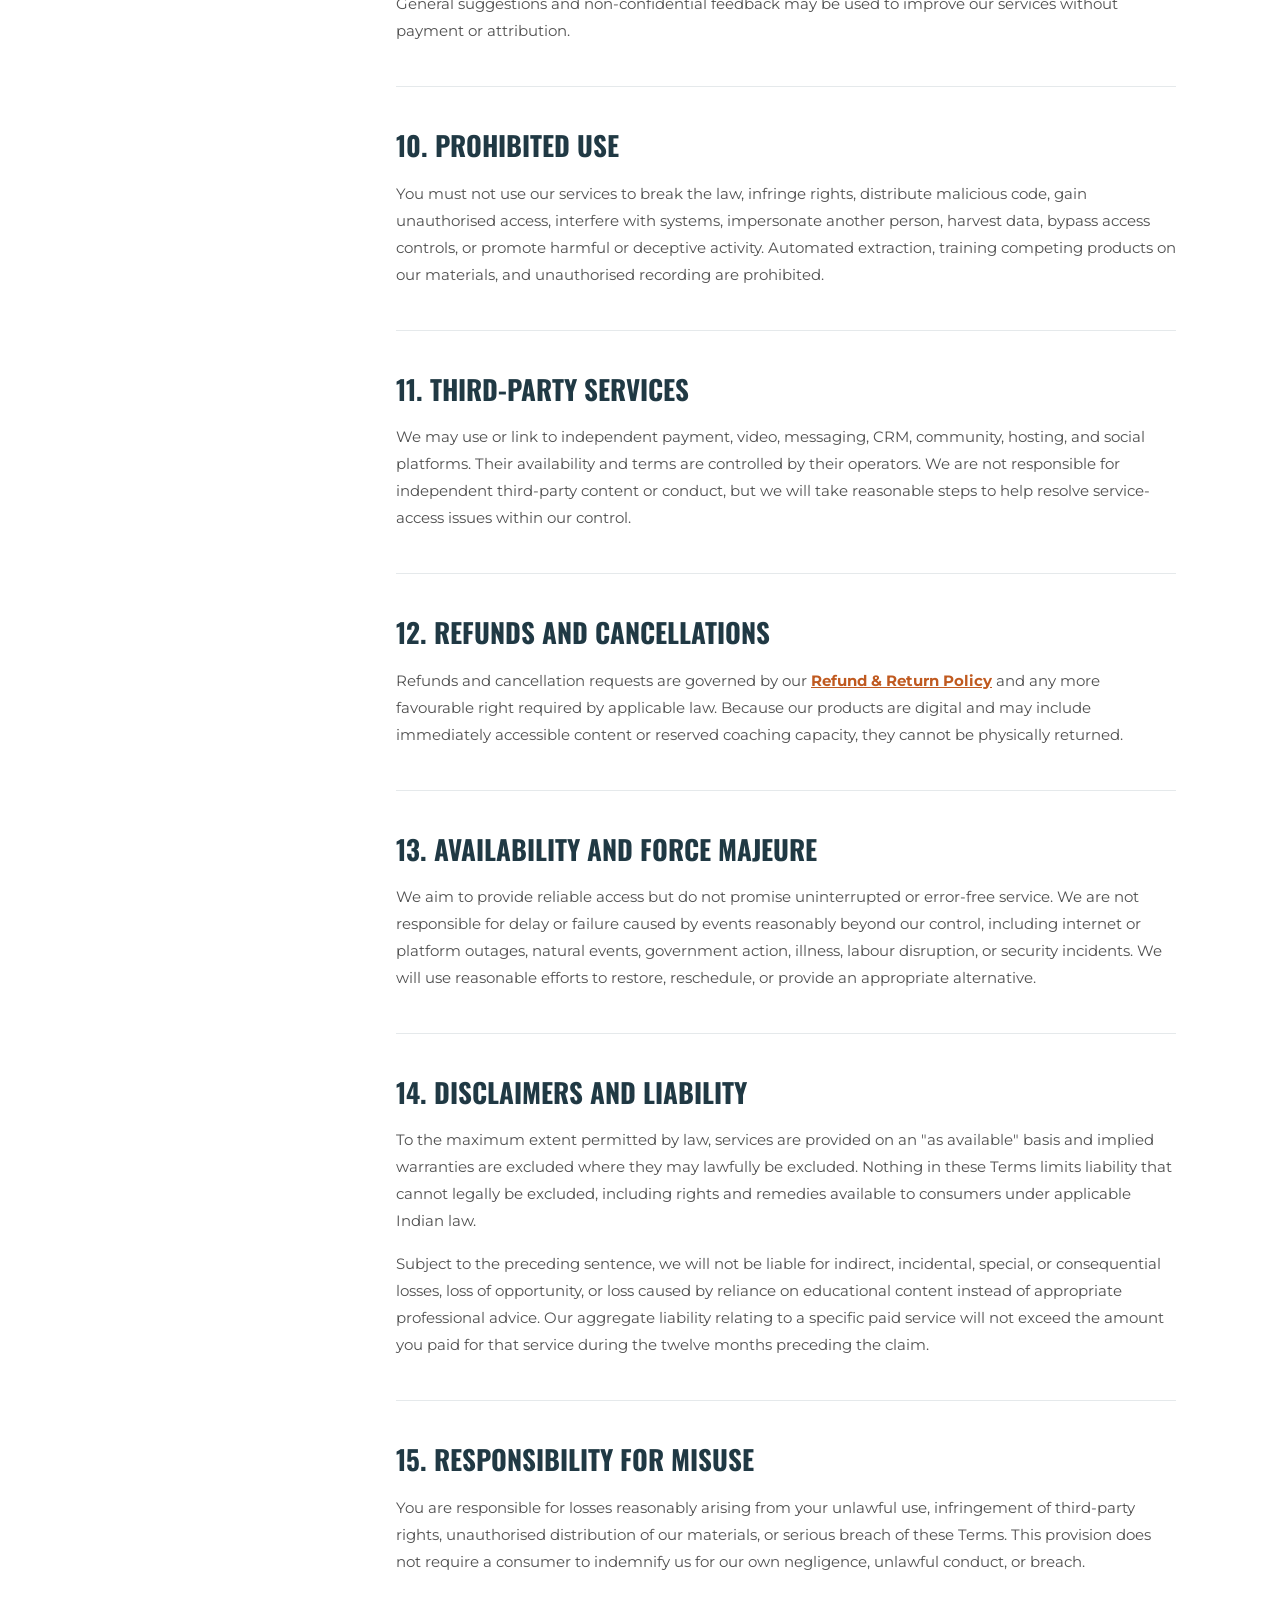
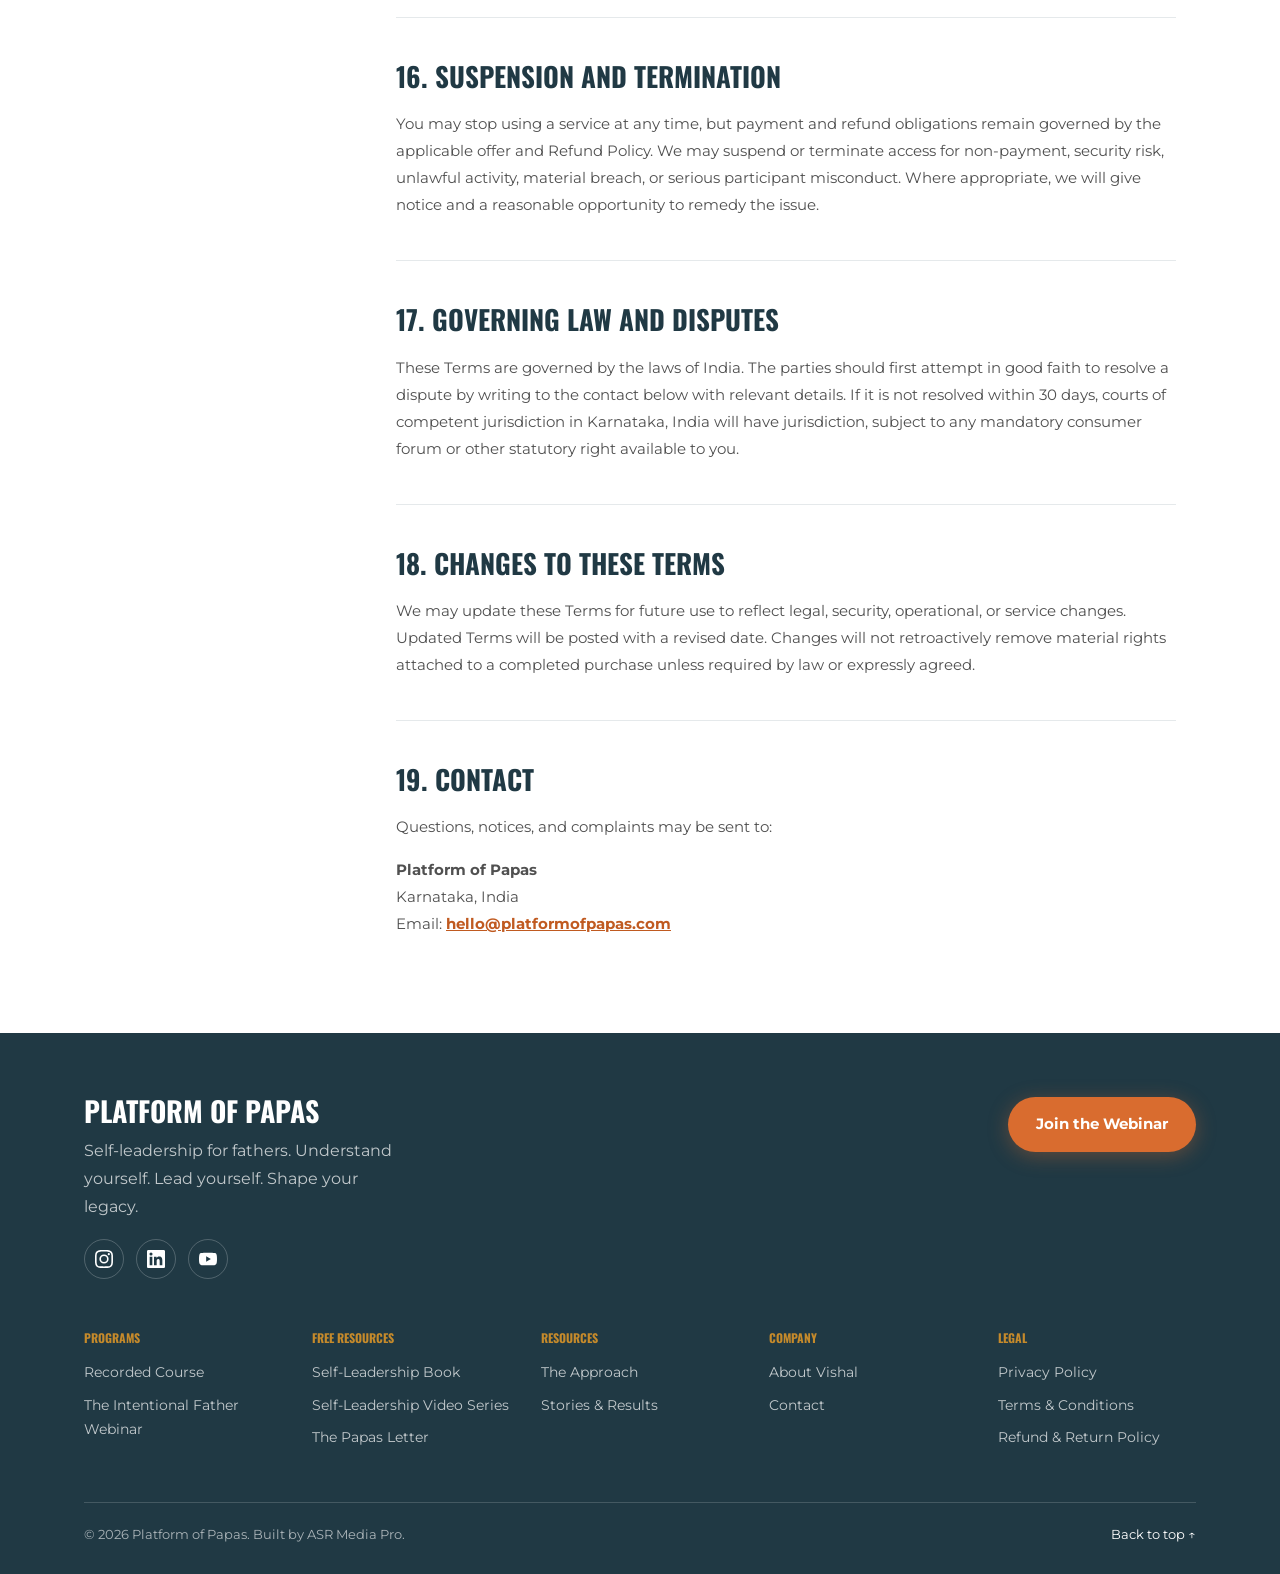
<file: terms/index.html>
<!DOCTYPE html>
<html lang="en">
<head>
  <meta charset="UTF-8">
  <meta name="viewport" content="width=device-width, initial-scale=1.0">
  
  <title>Terms and Conditions - Platform of Papas</title>
  <meta name="description" content="Terms governing use of the Platform of Papas website, digital products, coaching, consulting, and training programmes.">
  <meta property="og:title" content="Terms and Conditions - Platform of Papas">
  <meta property="og:description" content="Terms governing use of the Platform of Papas website, digital products, coaching, consulting, and training programmes.">
  <meta property="og:image" content="../assets/og-image.svg">
  <meta property="og:url" content="/terms/">
  <meta property="og:type" content="website">
  <link rel="preconnect" href="https://fonts.googleapis.com">
  <link rel="preconnect" href="https://fonts.gstatic.com" crossorigin>
  <link rel="stylesheet" href="../assets/site.css?v=20260826c">
</head>
<body>
  <a class="skip-link" href="#main-content">Skip to content</a>
  <header class="site-header" data-site-header>
  <div class="container nav-inner">
    <a class="brand" href="../index.html" aria-label="Platform of Papas home">
      <span class="brand-mark-wrap" aria-hidden="true"><img class="brand-mark" src="../Images/pops-logo-cropped.png" alt=""></span>
      <span class="brand-copy"><span class="brand-text">Platform of Papas</span><span class="brand-tagline">Self-leadership for fathers.</span></span>
    </a>
    <nav class="desktop-nav" aria-label="Primary navigation">
      <a class="nav-link " href="../index.html">Home</a>
      <div class="dropdown " data-dropdown style="--panel-width:350px">
    <button class="dropdown-trigger" type="button" aria-haspopup="true" aria-expanded="false" aria-controls="dropdown-programs" data-dropdown-trigger>Programs<span class="chevron" aria-hidden="true"></span></button>
    <ul class="dropdown-panel" id="dropdown-programs" role="menu">
      <li class="dropdown-label">Paid Programmes</li><li role="none"><a role="menuitem" href="https://lp.platformofpapas.com/fatherhood-transformation-program" target="_blank" rel="noopener noreferrer">Fatherhood Transformation Program</a></li><li role="none"><a role="menuitem" href="https://lp.platformofpapas.com/webinar-registration-lp-page" target="_blank" rel="noopener noreferrer">The Intentional Father Webinar</a></li><li class="dropdown-label">Free Resources</li><li role="none"><a role="menuitem" href="https://lp.platformofpapas.com/ebook-optin" target="_blank" rel="noopener noreferrer">Self-Leadership Book</a></li><li role="none"><a role="menuitem" href="https://lp.platformofpapas.com/video-series-optin" target="_blank" rel="noopener noreferrer">Self-Leadership Video Series</a></li>
    </ul>
  </div>
      <div class="dropdown " data-dropdown style="--panel-width:240px">
    <button class="dropdown-trigger" type="button" aria-haspopup="true" aria-expanded="false" aria-controls="dropdown-learn" data-dropdown-trigger>Learn<span class="chevron" aria-hidden="true"></span></button>
    <ul class="dropdown-panel" id="dropdown-learn" role="menu">
      <li role="none"><a role="menuitem" href="../approach/index.html">The Approach</a></li><li role="none"><a role="menuitem" href="../stories/index.html">Stories & Results</a></li><li role="none"><a role="menuitem" href="../newsletter/index.html">The Papas Letter</a></li>
    </ul>
  </div>
      <div class="dropdown " data-dropdown style="--panel-width:200px">
    <button class="dropdown-trigger" type="button" aria-haspopup="true" aria-expanded="false" aria-controls="dropdown-about" data-dropdown-trigger>About<span class="chevron" aria-hidden="true"></span></button>
    <ul class="dropdown-panel" id="dropdown-about" role="menu">
      <li role="none"><a role="menuitem" href="../about/index.html">About Vishal</a></li><li role="none"><a role="menuitem" href="../contact/index.html">Contact</a></li>
    </ul>
  </div>
    </nav>
    <a class="nav-cta" href="https://lp.platformofpapas.com/webinar-registration-lp-page" target="_blank" rel="noopener noreferrer">Join the Webinar</a>
    <button class="mobile-toggle" type="button" aria-label="Toggle navigation" aria-expanded="false" aria-controls="mobile-nav" data-mobile-toggle>
      <span></span><span></span><span></span>
    </button>
  </div>
  <nav class="mobile-nav" id="mobile-nav" aria-label="Mobile navigation" data-mobile-nav>
    <a class="" href="../index.html">Home</a>
    <div class="mobile-label">Programmes</div>
    <a href="https://lp.platformofpapas.com/fatherhood-transformation-program" target="_blank" rel="noopener noreferrer">Fatherhood Transformation Program</a>
    <a href="https://lp.platformofpapas.com/webinar-registration-lp-page" target="_blank" rel="noopener noreferrer">The Intentional Father Webinar</a>
    <div class="mobile-label">Free Resources</div>
    <a href="https://lp.platformofpapas.com/ebook-optin" target="_blank" rel="noopener noreferrer">Self-Leadership Book</a>
    <a href="https://lp.platformofpapas.com/video-series-optin" target="_blank" rel="noopener noreferrer">Self-Leadership Video Series</a>
    <div class="mobile-label">Learn</div>
    <a href="../approach/index.html">The Approach</a>
    <a href="../stories/index.html">Stories & Results</a>
    <a href="../newsletter/index.html">The Papas Letter</a>
    <div class="mobile-label">About</div>
    <a href="../about/index.html">About Vishal</a>
    <a href="../contact/index.html">Contact</a>
    <a class="btn-primary mobile-cta" href="https://lp.platformofpapas.com/webinar-registration-lp-page" target="_blank" rel="noopener noreferrer">Join the Webinar</a>
  </nav>
</header>
  <main id="main-content">
<section class="legal-hero">
    <div class="container">
      <span class="eyebrow">Legal</span>
      <h1>Terms & Conditions</h1>
      <p>These terms govern your use of Platform of Papas websites, digital products, coaching, consulting, communities, and training programmes.</p>
      <div class="legal-meta"><span>Effective: 10 July 2026</span><span>Jurisdiction: Karnataka, India</span></div>
    </div>
  </section>
  <div class="legal-notice"><div class="container">Please read these terms before purchasing or participating. By accessing our services or completing a purchase, you agree to these terms and any offer-specific terms shown at checkout.</div></div>
  <section class="legal-shell">
    <div class="container legal-layout">
      <aside class="legal-toc" aria-label="Page contents">
        <span>On this page</span>
        <a href="#acceptance">1. Acceptance of terms</a><a href="#eligibility">2. Eligibility</a><a href="#services">3. Our services</a><a href="#accounts">4. Registration and access</a><a href="#fees">5. Fees, payment, and taxes</a><a href="#sessions">6. Live sessions and participation</a><a href="#coaching-disclaimer">7. Coaching and education disclaimer</a><a href="#intellectual-property">8. Intellectual property</a><a href="#user-content">9. Your content and feedback</a><a href="#prohibited-use">10. Prohibited use</a><a href="#third-party-services">11. Third-party services</a><a href="#refunds">12. Refunds and cancellations</a><a href="#availability">13. Availability and force majeure</a><a href="#disclaimers">14. Disclaimers and liability</a><a href="#indemnity">15. Responsibility for misuse</a><a href="#termination">16. Suspension and termination</a><a href="#law">17. Governing law and disputes</a><a href="#changes">18. Changes to these terms</a><a href="#contact">19. Contact</a>
      </aside>
      <article class="legal-document">
        <section id="acceptance" class="legal-section">
              <h2>1. Acceptance of terms</h2>
              <p>These Terms and Conditions ("Terms") form an agreement between you and Platform of Papas ("we", "us", or "our"). If you do not agree, do not purchase, access, or use the relevant service. Additional written terms on an offer page, order form, invoice, or programme schedule form part of these Terms. If there is a direct conflict, the more specific written offer term applies to that service, subject to applicable law.</p>
            </section><section id="eligibility" class="legal-section">
              <h2>2. Eligibility</h2>
              <p>You must be at least 18 years old and legally capable of entering a contract. If you purchase on behalf of an organisation, you confirm that you have authority to bind it. Information supplied during registration or payment must be accurate and kept reasonably current.</p>
            </section><section id="services" class="legal-section">
              <h2>3. Our services</h2>
              <p>We offer digital content, newsletters, webinars, recorded courses, coaching, consulting, group programmes, workshops, communities, and related training resources. The exact inclusions, format, schedule, access period, and price are those expressly stated on the relevant offer page or written order confirmation.</p>
        <p>We may make reasonable changes to facilitators, schedules, delivery tools, lesson order, supporting materials, or equivalent features where this does not materially reduce the purchased service. We will communicate material changes when reasonably practicable.</p>
            </section><section id="accounts" class="legal-section">
              <h2>4. Registration and access</h2>
              <p>Access credentials and programme links are personal to the registered participant unless an offer expressly permits team access. You must not share, resell, sublicense, publish, or provide unauthorised access. You are responsible for activity conducted through your credentials and for maintaining suitable devices, internet access, and software.</p>
            </section><section id="fees" class="legal-section">
              <h2>5. Fees, payment, and taxes</h2>
              <p>Prices, payment schedules, and applicable taxes are displayed at purchase or stated in writing. You authorise our payment provider to charge the selected method. Unless stated otherwise, fees are payable in Indian Rupees and you are responsible for applicable taxes, banking charges, and currency conversion costs.</p>
        <p>For instalment plans, all instalments remain due according to the agreed schedule unless a refund is approved or applicable law requires otherwise. Failed or overdue payments may result in suspended access after reasonable notice.</p>
            </section><section id="sessions" class="legal-section">
              <h2>6. Live sessions and participation</h2>
              <p>You are responsible for attending scheduled sessions on time. Missed sessions, non-attendance, incomplete exercises, or failure to use available access do not ordinarily create a refund right. Any rescheduling, recording access, or replacement session is subject to the offer terms and facilitator availability.</p>
        <p>You must participate respectfully and must not harass, threaten, discriminate against, record without permission, or disclose confidential information about other participants. We may remove a participant for serious or repeated misconduct without refund, subject to applicable law.</p>
            </section><section id="coaching-disclaimer" class="legal-section">
              <h2>7. Coaching and education disclaimer</h2>
              <p>Our services are educational and developmental. They are not medical, psychological, psychiatric, legal, financial, or other regulated professional advice, diagnosis, or treatment. Seek an appropriately qualified professional for those needs.</p>
        <p>Examples, testimonials, and participant outcomes are illustrative and do not guarantee that you will achieve the same result. Results depend on personal circumstances, participation, decisions, and factors outside our control.</p>
            </section><section id="intellectual-property" class="legal-section">
              <h2>8. Intellectual property</h2>
              <p>All programme frameworks, videos, recordings, text, graphics, exercises, templates, downloads, branding, and other materials are owned by or licensed to Platform of Papas and are protected by applicable intellectual-property law.</p>
        <p>We grant you a limited, revocable, non-exclusive, non-transferable licence to access purchased materials for your personal, non-commercial use during the stated access period. You may not reproduce, modify, distribute, sell, teach from, create derivative products from, scrape, upload, publicly display, or commercially exploit them without written permission.</p>
            </section><section id="user-content" class="legal-section">
              <h2>9. Your content and feedback</h2>
              <p>You retain ownership of original content you submit. You grant us a limited licence to host, process, and display it only as necessary to deliver and improve the service, comply with law, and protect our rights. We will not publicly use an identifiable testimonial, photograph, or success story for marketing without appropriate permission.</p>
        <p>General suggestions and non-confidential feedback may be used to improve our services without payment or attribution.</p>
            </section><section id="prohibited-use" class="legal-section">
              <h2>10. Prohibited use</h2>
              <p>You must not use our services to break the law, infringe rights, distribute malicious code, gain unauthorised access, interfere with systems, impersonate another person, harvest data, bypass access controls, or promote harmful or deceptive activity. Automated extraction, training competing products on our materials, and unauthorised recording are prohibited.</p>
            </section><section id="third-party-services" class="legal-section">
              <h2>11. Third-party services</h2>
              <p>We may use or link to independent payment, video, messaging, CRM, community, hosting, and social platforms. Their availability and terms are controlled by their operators. We are not responsible for independent third-party content or conduct, but we will take reasonable steps to help resolve service-access issues within our control.</p>
            </section><section id="refunds" class="legal-section">
              <h2>12. Refunds and cancellations</h2>
              <p>Refunds and cancellation requests are governed by our <a href="../refund-policy/index.html">Refund &amp; Return Policy</a> and any more favourable right required by applicable law. Because our products are digital and may include immediately accessible content or reserved coaching capacity, they cannot be physically returned.</p>
            </section><section id="availability" class="legal-section">
              <h2>13. Availability and force majeure</h2>
              <p>We aim to provide reliable access but do not promise uninterrupted or error-free service. We are not responsible for delay or failure caused by events reasonably beyond our control, including internet or platform outages, natural events, government action, illness, labour disruption, or security incidents. We will use reasonable efforts to restore, reschedule, or provide an appropriate alternative.</p>
            </section><section id="disclaimers" class="legal-section">
              <h2>14. Disclaimers and liability</h2>
              <p>To the maximum extent permitted by law, services are provided on an "as available" basis and implied warranties are excluded where they may lawfully be excluded. Nothing in these Terms limits liability that cannot legally be excluded, including rights and remedies available to consumers under applicable Indian law.</p>
        <p>Subject to the preceding sentence, we will not be liable for indirect, incidental, special, or consequential losses, loss of opportunity, or loss caused by reliance on educational content instead of appropriate professional advice. Our aggregate liability relating to a specific paid service will not exceed the amount you paid for that service during the twelve months preceding the claim.</p>
            </section><section id="indemnity" class="legal-section">
              <h2>15. Responsibility for misuse</h2>
              <p>You are responsible for losses reasonably arising from your unlawful use, infringement of third-party rights, unauthorised distribution of our materials, or serious breach of these Terms. This provision does not require a consumer to indemnify us for our own negligence, unlawful conduct, or breach.</p>
            </section><section id="termination" class="legal-section">
              <h2>16. Suspension and termination</h2>
              <p>You may stop using a service at any time, but payment and refund obligations remain governed by the applicable offer and Refund Policy. We may suspend or terminate access for non-payment, security risk, unlawful activity, material breach, or serious participant misconduct. Where appropriate, we will give notice and a reasonable opportunity to remedy the issue.</p>
            </section><section id="law" class="legal-section">
              <h2>17. Governing law and disputes</h2>
              <p>These Terms are governed by the laws of India. The parties should first attempt in good faith to resolve a dispute by writing to the contact below with relevant details. If it is not resolved within 30 days, courts of competent jurisdiction in Karnataka, India will have jurisdiction, subject to any mandatory consumer forum or other statutory right available to you.</p>
            </section><section id="changes" class="legal-section">
              <h2>18. Changes to these terms</h2>
              <p>We may update these Terms for future use to reflect legal, security, operational, or service changes. Updated Terms will be posted with a revised date. Changes will not retroactively remove material rights attached to a completed purchase unless required by law or expressly agreed.</p>
            </section><section id="contact" class="legal-section">
              <h2>19. Contact</h2>
              <p>Questions, notices, and complaints may be sent to:</p>
        <p><strong>Platform of Papas</strong><br>Karnataka, India<br>Email: <a href="mailto:hello@platformofpapas.com">hello@platformofpapas.com</a></p>
            </section>
      </article>
    </div>
  </section>
  </main>
  <footer class="site-footer">
  <div class="container">
    <div class="footer-top">
      <div class="footer-brand">
        <h2>PLATFORM OF PAPAS</h2>
        <p>Self-leadership for fathers. Understand yourself. Lead yourself. Shape your legacy.</p>
        <div class="socials" aria-label="Social links">
          <a href="https://www.instagram.com/platformofpapas" target="_blank" rel="noopener noreferrer" aria-label="Instagram (opens in a new tab)">
            <svg viewBox="0 0 24 24" aria-hidden="true" focusable="false"><path d="M12 2.163c3.204 0 3.584.012 4.85.07 3.252.148 4.771 1.691 4.919 4.919.058 1.265.069 1.645.069 4.849 0 3.205-.012 3.584-.069 4.849-.149 3.225-1.664 4.771-4.919 4.919-1.266.058-1.644.07-4.85.07-3.204 0-3.584-.012-4.849-.07-3.26-.149-4.771-1.699-4.919-4.92-.058-1.265-.07-1.644-.07-4.849 0-3.204.013-3.583.07-4.849.149-3.227 1.664-4.771 4.919-4.919 1.266-.057 1.645-.069 4.849-.069zM12 0C8.741 0 8.333.014 7.053.072 2.695.272.273 2.69.073 7.052.014 8.333 0 8.741 0 12s.014 3.668.072 4.948c.2 4.358 2.618 6.78 6.98 6.98C8.333 23.986 8.741 24 12 24s3.668-.014 4.948-.072c4.354-.2 6.782-2.618 6.979-6.98C23.986 15.668 24 15.259 24 12s-.014-3.667-.072-4.947C23.732 2.699 21.311.272 16.949.072 15.668.014 15.259 0 12 0zm0 5.838A6.162 6.162 0 1 0 12 18.162 6.162 6.162 0 0 0 12 5.838zm0 10.162a4 4 0 1 1 0-8 4 4 0 0 1 0 8zm6.406-11.845a1.44 1.44 0 1 0 0 2.881 1.44 1.44 0 0 0 0-2.881z"/></svg>
          </a>
          <a href="https://www.linkedin.com/company/platform-of-papas/" target="_blank" rel="noopener noreferrer" aria-label="LinkedIn (opens in a new tab)">
            <svg viewBox="0 0 24 24" aria-hidden="true" focusable="false"><path d="M20.447 20.452h-3.554v-5.569c0-1.328-.027-3.037-1.852-3.037-1.853 0-2.136 1.445-2.136 2.939v5.667H9.351V9h3.414v1.561h.046c.477-.9 1.637-1.85 3.37-1.85 3.601 0 4.267 2.37 4.267 5.455v6.286zM5.337 7.433a2.062 2.062 0 1 1 0-4.124 2.062 2.062 0 0 1 0 4.124zM7.119 20.452H3.554V9h3.565v11.452zM22.225 0H1.771C.792 0 0 .774 0 1.729v20.542C0 23.227.792 24 1.771 24h20.451C23.2 24 24 23.227 24 22.271V1.729C24 .774 23.2 0 22.222 0h.003z"/></svg>
          </a>
          <a href="https://www.youtube.com/@PlatformOfPapas" target="_blank" rel="noopener noreferrer" aria-label="YouTube (opens in a new tab)">
            <svg viewBox="0 0 24 24" aria-hidden="true" focusable="false"><path d="M23.498 6.186a3.016 3.016 0 0 0-2.122-2.136C19.505 3.545 12 3.545 12 3.545s-7.505 0-9.377.505A3.017 3.017 0 0 0 .502 6.186C0 8.07 0 12 0 12s0 3.93.502 5.814a3.016 3.016 0 0 0 2.122 2.136c1.871.505 9.376.505 9.376.505s7.505 0 9.377-.505a3.015 3.015 0 0 0 2.122-2.136C24 15.93 24 12 24 12s0-3.93-.502-5.814zM9.545 15.568V8.432L15.818 12l-6.273 3.568z"/></svg>
          </a>
        </div>
      </div>
      <a class="btn-primary" href="https://lp.platformofpapas.com/webinar-registration-lp-page" target="_blank" rel="noopener noreferrer">Join the Webinar</a>
    </div>
    <div class="footer-links">
      <div>
        <h3>Programs</h3>
        <a href="https://lp.platformofpapas.com/fatherhood-transformation-program" target="_blank" rel="noopener noreferrer">Recorded Course</a>
        <a href="https://lp.platformofpapas.com/webinar-registration-lp-page" target="_blank" rel="noopener noreferrer">The Intentional Father Webinar</a>
      </div>
      <div>
        <h3>Free Resources</h3>
        <a href="https://lp.platformofpapas.com/ebook-optin" target="_blank" rel="noopener noreferrer">Self-Leadership Book</a>
        <a href="https://lp.platformofpapas.com/video-series-optin" target="_blank" rel="noopener noreferrer">Self-Leadership Video Series</a>
        <a href="../newsletter/index.html">The Papas Letter</a>
      </div>
      <div>
        <h3>Resources</h3>
        <a href="../approach/index.html">The Approach</a>
        <a href="../stories/index.html">Stories & Results</a>
      </div>
      <div>
        <h3>Company</h3>
        <a href="../about/index.html">About Vishal</a>
        <a href="../contact/index.html">Contact</a>
      </div>
      <div>
        <h3>Legal</h3>
        <a href="../privacy/index.html">Privacy Policy</a>
        <a href="../terms/index.html">Terms &amp; Conditions</a>
        <a href="../refund-policy/index.html">Refund &amp; Return Policy</a>
      </div>
    </div>
    <div class="footer-bottom">
      <span>&copy; 2026 Platform of Papas. Built by ASR Media Pro.</span>
      <a href="#main-content">Back to top &uarr;</a>
    </div>
  </div>
</footer>
  <script src="../assets/site.js?v=20260710b"></script>
</body>
</html>
</file>
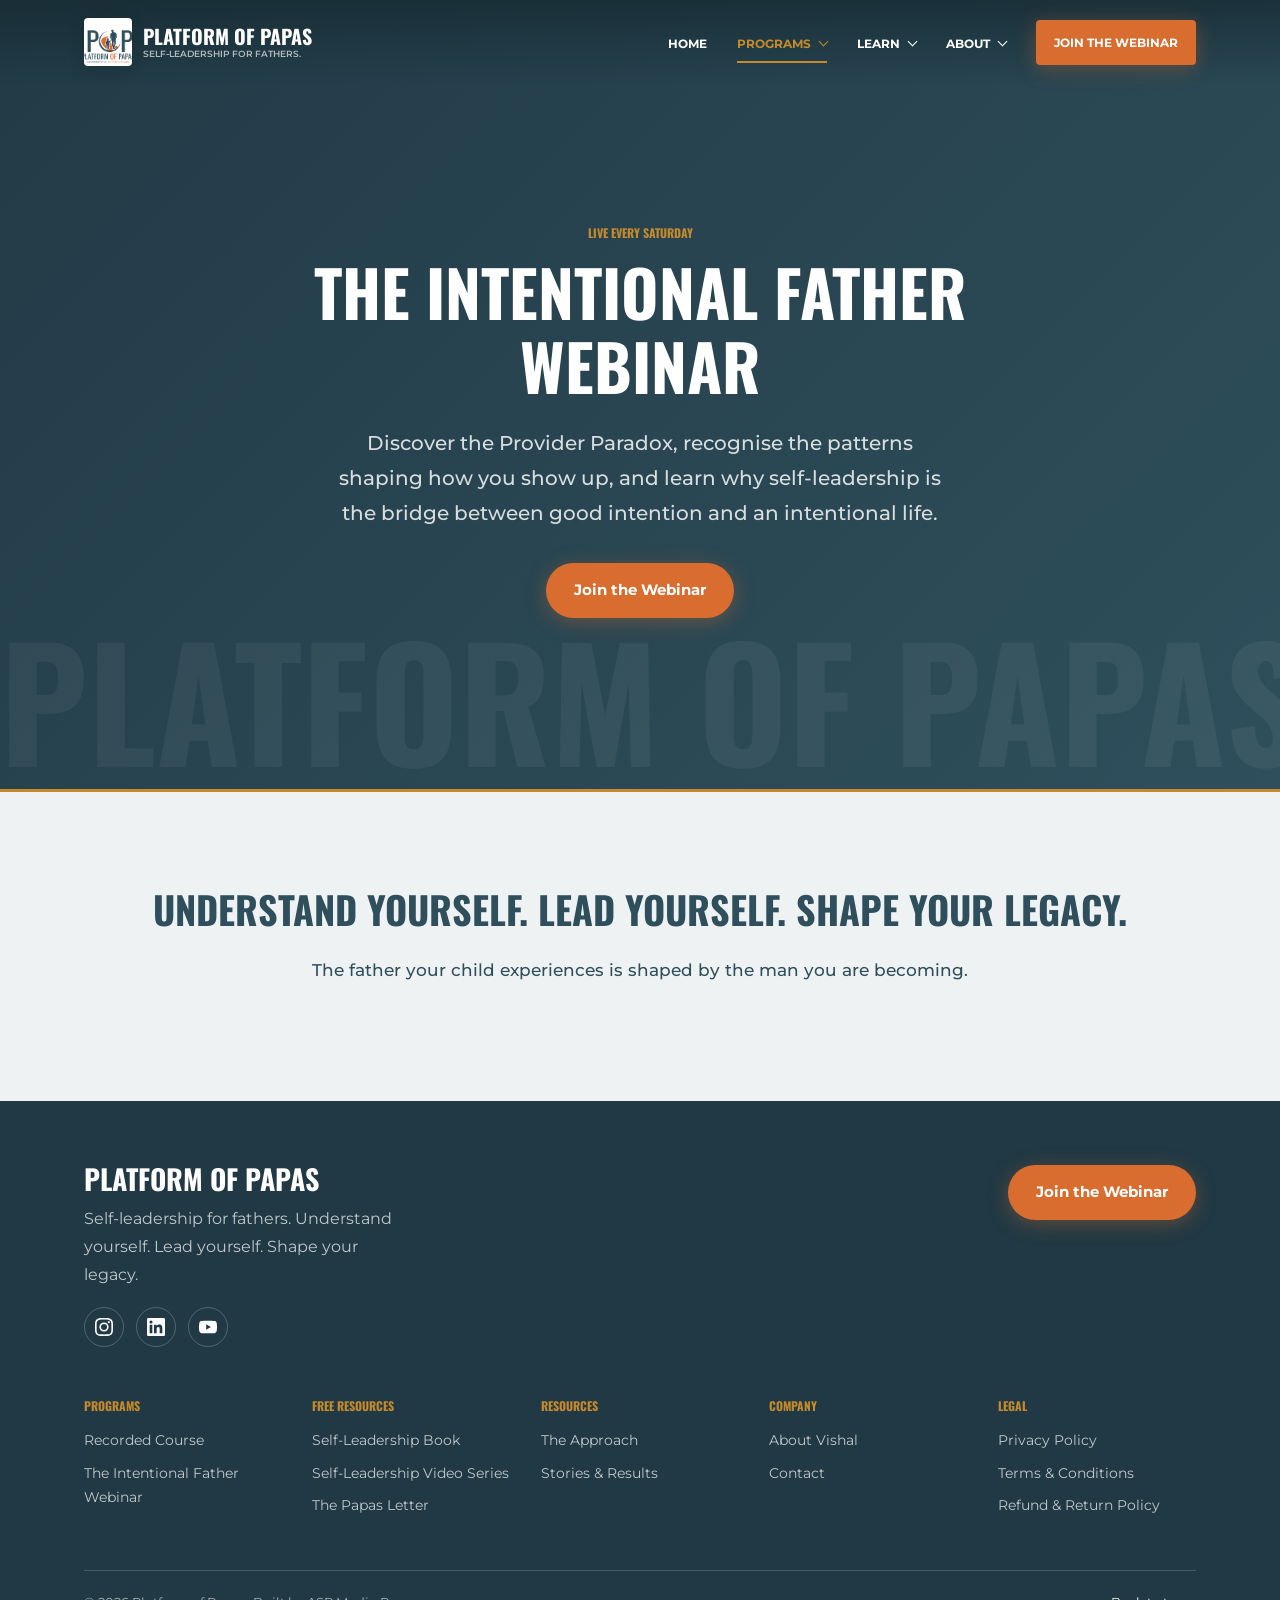
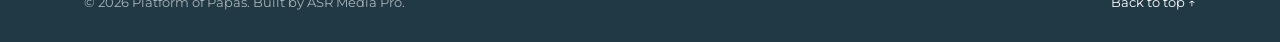
<file: webinar/index.html>
<!DOCTYPE html>
<html lang="en">
<head>
  <meta charset="UTF-8">
  <meta name="viewport" content="width=device-width, initial-scale=1.0">
  
  <title>The Intentional Father Webinar - Platform of Papas</title>
  <meta name="description" content="A live webinar for responsible fathers ready to move beyond autopilot, expand their definition of fatherhood, and begin leading themselves intentionally.">
  <meta property="og:title" content="The Intentional Father Webinar - Platform of Papas">
  <meta property="og:description" content="A live webinar for responsible fathers ready to move beyond autopilot, expand their definition of fatherhood, and begin leading themselves intentionally.">
  <meta property="og:image" content="../assets/og-image.svg">
  <meta property="og:url" content="/webinar/">
  <meta property="og:type" content="website">
  <link rel="preconnect" href="https://fonts.googleapis.com">
  <link rel="preconnect" href="https://fonts.gstatic.com" crossorigin>
  <link rel="stylesheet" href="../assets/site.css?v=20260826c">
</head>
<body>
  <a class="skip-link" href="#main-content">Skip to content</a>
  <header class="site-header" data-site-header>
  <div class="container nav-inner">
    <a class="brand" href="../index.html" aria-label="Platform of Papas home">
      <span class="brand-mark-wrap" aria-hidden="true"><img class="brand-mark" src="../Images/pops-logo-cropped.png" alt=""></span>
      <span class="brand-copy"><span class="brand-text">Platform of Papas</span><span class="brand-tagline">Self-leadership for fathers.</span></span>
    </a>
    <nav class="desktop-nav" aria-label="Primary navigation">
      <a class="nav-link " href="../index.html">Home</a>
      <div class="dropdown is-active" data-dropdown style="--panel-width:350px">
    <button class="dropdown-trigger" type="button" aria-haspopup="true" aria-expanded="false" aria-controls="dropdown-programs" data-dropdown-trigger>Programs<span class="chevron" aria-hidden="true"></span></button>
    <ul class="dropdown-panel" id="dropdown-programs" role="menu">
      <li class="dropdown-label">Paid Programmes</li><li role="none"><a role="menuitem" href="https://lp.platformofpapas.com/fatherhood-transformation-program" target="_blank" rel="noopener noreferrer">Fatherhood Transformation Program</a></li><li role="none"><a role="menuitem" href="https://lp.platformofpapas.com/webinar-registration-lp-page" target="_blank" rel="noopener noreferrer">The Intentional Father Webinar</a></li><li class="dropdown-label">Free Resources</li><li role="none"><a role="menuitem" href="https://lp.platformofpapas.com/ebook-optin" target="_blank" rel="noopener noreferrer">Self-Leadership Book</a></li><li role="none"><a role="menuitem" href="https://lp.platformofpapas.com/video-series-optin" target="_blank" rel="noopener noreferrer">Self-Leadership Video Series</a></li>
    </ul>
  </div>
      <div class="dropdown " data-dropdown style="--panel-width:240px">
    <button class="dropdown-trigger" type="button" aria-haspopup="true" aria-expanded="false" aria-controls="dropdown-learn" data-dropdown-trigger>Learn<span class="chevron" aria-hidden="true"></span></button>
    <ul class="dropdown-panel" id="dropdown-learn" role="menu">
      <li role="none"><a role="menuitem" href="../approach/index.html">The Approach</a></li><li role="none"><a role="menuitem" href="../stories/index.html">Stories & Results</a></li><li role="none"><a role="menuitem" href="../newsletter/index.html">The Papas Letter</a></li>
    </ul>
  </div>
      <div class="dropdown " data-dropdown style="--panel-width:200px">
    <button class="dropdown-trigger" type="button" aria-haspopup="true" aria-expanded="false" aria-controls="dropdown-about" data-dropdown-trigger>About<span class="chevron" aria-hidden="true"></span></button>
    <ul class="dropdown-panel" id="dropdown-about" role="menu">
      <li role="none"><a role="menuitem" href="../about/index.html">About Vishal</a></li><li role="none"><a role="menuitem" href="../contact/index.html">Contact</a></li>
    </ul>
  </div>
    </nav>
    <a class="nav-cta" href="https://lp.platformofpapas.com/webinar-registration-lp-page" target="_blank" rel="noopener noreferrer">Join the Webinar</a>
    <button class="mobile-toggle" type="button" aria-label="Toggle navigation" aria-expanded="false" aria-controls="mobile-nav" data-mobile-toggle>
      <span></span><span></span><span></span>
    </button>
  </div>
  <nav class="mobile-nav" id="mobile-nav" aria-label="Mobile navigation" data-mobile-nav>
    <a class="" href="../index.html">Home</a>
    <div class="mobile-label">Programmes</div>
    <a href="https://lp.platformofpapas.com/fatherhood-transformation-program" target="_blank" rel="noopener noreferrer">Fatherhood Transformation Program</a>
    <a href="https://lp.platformofpapas.com/webinar-registration-lp-page" target="_blank" rel="noopener noreferrer">The Intentional Father Webinar</a>
    <div class="mobile-label">Free Resources</div>
    <a href="https://lp.platformofpapas.com/ebook-optin" target="_blank" rel="noopener noreferrer">Self-Leadership Book</a>
    <a href="https://lp.platformofpapas.com/video-series-optin" target="_blank" rel="noopener noreferrer">Self-Leadership Video Series</a>
    <div class="mobile-label">Learn</div>
    <a href="../approach/index.html">The Approach</a>
    <a href="../stories/index.html">Stories & Results</a>
    <a href="../newsletter/index.html">The Papas Letter</a>
    <div class="mobile-label">About</div>
    <a href="../about/index.html">About Vishal</a>
    <a href="../contact/index.html">Contact</a>
    <a class="btn-primary mobile-cta" href="https://lp.platformofpapas.com/webinar-registration-lp-page" target="_blank" rel="noopener noreferrer">Join the Webinar</a>
  </nav>
</header>
  <main id="main-content">
<section class="hero center ">
  <div class="container ">
    <div class="hero-copy reveal">
      <span class="eyebrow">Live every Saturday</span>
      <h1>The Intentional Father Webinar</h1>
      <p>Discover the Provider Paradox, recognise the patterns shaping how you show up, and learn why self-leadership is the bridge between good intention and an intentional life.</p>
      <div class="hero-actions"><a class="btn-primary" href="https://lp.platformofpapas.com/webinar-registration-lp-page" target="_blank" rel="noopener noreferrer">Join the Webinar</a></div>
    </div>
  </div>
</section>
  <section class="section tint center ">
  <div class="container">
    <h2 class="reveal">Understand yourself. Lead yourself. Shape your legacy.</h2>
    <p class="lead prose reveal">The father your child experiences is shaped by the man you are becoming.</p>
  </div>
</section>
  </main>
  <footer class="site-footer">
  <div class="container">
    <div class="footer-top">
      <div class="footer-brand">
        <h2>PLATFORM OF PAPAS</h2>
        <p>Self-leadership for fathers. Understand yourself. Lead yourself. Shape your legacy.</p>
        <div class="socials" aria-label="Social links">
          <a href="https://www.instagram.com/platformofpapas" target="_blank" rel="noopener noreferrer" aria-label="Instagram (opens in a new tab)">
            <svg viewBox="0 0 24 24" aria-hidden="true" focusable="false"><path d="M12 2.163c3.204 0 3.584.012 4.85.07 3.252.148 4.771 1.691 4.919 4.919.058 1.265.069 1.645.069 4.849 0 3.205-.012 3.584-.069 4.849-.149 3.225-1.664 4.771-4.919 4.919-1.266.058-1.644.07-4.85.07-3.204 0-3.584-.012-4.849-.07-3.26-.149-4.771-1.699-4.919-4.92-.058-1.265-.07-1.644-.07-4.849 0-3.204.013-3.583.07-4.849.149-3.227 1.664-4.771 4.919-4.919 1.266-.057 1.645-.069 4.849-.069zM12 0C8.741 0 8.333.014 7.053.072 2.695.272.273 2.69.073 7.052.014 8.333 0 8.741 0 12s.014 3.668.072 4.948c.2 4.358 2.618 6.78 6.98 6.98C8.333 23.986 8.741 24 12 24s3.668-.014 4.948-.072c4.354-.2 6.782-2.618 6.979-6.98C23.986 15.668 24 15.259 24 12s-.014-3.667-.072-4.947C23.732 2.699 21.311.272 16.949.072 15.668.014 15.259 0 12 0zm0 5.838A6.162 6.162 0 1 0 12 18.162 6.162 6.162 0 0 0 12 5.838zm0 10.162a4 4 0 1 1 0-8 4 4 0 0 1 0 8zm6.406-11.845a1.44 1.44 0 1 0 0 2.881 1.44 1.44 0 0 0 0-2.881z"/></svg>
          </a>
          <a href="https://www.linkedin.com/company/platform-of-papas/" target="_blank" rel="noopener noreferrer" aria-label="LinkedIn (opens in a new tab)">
            <svg viewBox="0 0 24 24" aria-hidden="true" focusable="false"><path d="M20.447 20.452h-3.554v-5.569c0-1.328-.027-3.037-1.852-3.037-1.853 0-2.136 1.445-2.136 2.939v5.667H9.351V9h3.414v1.561h.046c.477-.9 1.637-1.85 3.37-1.85 3.601 0 4.267 2.37 4.267 5.455v6.286zM5.337 7.433a2.062 2.062 0 1 1 0-4.124 2.062 2.062 0 0 1 0 4.124zM7.119 20.452H3.554V9h3.565v11.452zM22.225 0H1.771C.792 0 0 .774 0 1.729v20.542C0 23.227.792 24 1.771 24h20.451C23.2 24 24 23.227 24 22.271V1.729C24 .774 23.2 0 22.222 0h.003z"/></svg>
          </a>
          <a href="https://www.youtube.com/@PlatformOfPapas" target="_blank" rel="noopener noreferrer" aria-label="YouTube (opens in a new tab)">
            <svg viewBox="0 0 24 24" aria-hidden="true" focusable="false"><path d="M23.498 6.186a3.016 3.016 0 0 0-2.122-2.136C19.505 3.545 12 3.545 12 3.545s-7.505 0-9.377.505A3.017 3.017 0 0 0 .502 6.186C0 8.07 0 12 0 12s0 3.93.502 5.814a3.016 3.016 0 0 0 2.122 2.136c1.871.505 9.376.505 9.376.505s7.505 0 9.377-.505a3.015 3.015 0 0 0 2.122-2.136C24 15.93 24 12 24 12s0-3.93-.502-5.814zM9.545 15.568V8.432L15.818 12l-6.273 3.568z"/></svg>
          </a>
        </div>
      </div>
      <a class="btn-primary" href="https://lp.platformofpapas.com/webinar-registration-lp-page" target="_blank" rel="noopener noreferrer">Join the Webinar</a>
    </div>
    <div class="footer-links">
      <div>
        <h3>Programs</h3>
        <a href="https://lp.platformofpapas.com/fatherhood-transformation-program" target="_blank" rel="noopener noreferrer">Recorded Course</a>
        <a href="https://lp.platformofpapas.com/webinar-registration-lp-page" target="_blank" rel="noopener noreferrer">The Intentional Father Webinar</a>
      </div>
      <div>
        <h3>Free Resources</h3>
        <a href="https://lp.platformofpapas.com/ebook-optin" target="_blank" rel="noopener noreferrer">Self-Leadership Book</a>
        <a href="https://lp.platformofpapas.com/video-series-optin" target="_blank" rel="noopener noreferrer">Self-Leadership Video Series</a>
        <a href="../newsletter/index.html">The Papas Letter</a>
      </div>
      <div>
        <h3>Resources</h3>
        <a href="../approach/index.html">The Approach</a>
        <a href="../stories/index.html">Stories & Results</a>
      </div>
      <div>
        <h3>Company</h3>
        <a href="../about/index.html">About Vishal</a>
        <a href="../contact/index.html">Contact</a>
      </div>
      <div>
        <h3>Legal</h3>
        <a href="../privacy/index.html">Privacy Policy</a>
        <a href="../terms/index.html">Terms &amp; Conditions</a>
        <a href="../refund-policy/index.html">Refund &amp; Return Policy</a>
      </div>
    </div>
    <div class="footer-bottom">
      <span>&copy; 2026 Platform of Papas. Built by ASR Media Pro.</span>
      <a href="#main-content">Back to top &uarr;</a>
    </div>
  </div>
</footer>
  <script src="../assets/site.js?v=20260710b"></script>
</body>
</html>
</file>
<file: assets/site.css>
@import url("https://fonts.googleapis.com/css2?family=Oswald:wght@400;600;700&family=Montserrat:wght@400;500;600;700&display=swap");

:root {
  --color-slate: #2f4f5c;
  --color-slate-light: #3d6272;
  --color-slate-dark: #203944;
  --color-slate-tint: #eef2f3;
  --color-orange: #d96c2f;
  --color-orange-hover: #c05a20;
  --color-amber: #e5531d;
  --color-gold: #c58a2b;
  --color-gold-tint: #f7eee6;
  --color-gray-dark: #505050;
  --color-gray-mid: #777;
  --color-gray-light: #aaa;
  --color-white: #fff;
  --color-off-white: #f9f9f9;
  --font-display: "Oswald", sans-serif;
  --font-body: "Montserrat", sans-serif;
  --radius-sm: 4px;
  --radius-md: 8px;
  --radius-lg: 12px;
  --radius-pill: 999px;
  --shadow-card: 0 2px 16px rgba(47, 79, 92, 0.1);
  --shadow-card-hover: 0 6px 32px rgba(47, 79, 92, 0.18);
  --shadow-cta: 0 4px 20px rgba(217, 108, 47, 0.35);
}

*,
*::before,
*::after {
  box-sizing: border-box;
}

html {
  scroll-behavior: smooth;
}

body {
  margin: 0;
  font-family: var(--font-body);
  color: var(--color-gray-dark);
  background: var(--color-off-white);
  line-height: 1.75;
  -webkit-font-smoothing: antialiased;
  overflow-x: hidden;
}

body.nav-open {
  overflow: hidden;
}

h1,
h2,
h3,
h4,
h5,
h6 {
  text-transform: uppercase;
}

img,
svg {
  max-width: 100%;
  display: block;
}

a {
  color: inherit;
}

button,
input,
select,
textarea {
  font: inherit;
}

:focus-visible {
  outline: 2px solid var(--color-gold);
  outline-offset: 3px;
}

.skip-link {
  position: absolute;
  left: 16px;
  top: -80px;
  z-index: 999;
  background: var(--color-white);
  color: var(--color-slate);
  padding: 10px 16px;
  border-radius: var(--radius-pill);
  font-weight: 700;
  transition: top 0.2s;
}

.skip-link:focus {
  top: 16px;
}

.sr-only {
  position: absolute;
  width: 1px;
  height: 1px;
  padding: 0;
  margin: -1px;
  overflow: hidden;
  clip: rect(0, 0, 0, 0);
  white-space: nowrap;
  border: 0;
}

.container {
  max-width: 1160px;
  margin: 0 auto;
  padding: 0 24px;
}

.narrow {
  max-width: 760px;
}

.prose {
  max-width: 680px;
}

.site-header {
  position: fixed;
  inset: 0 0 auto 0;
  z-index: 100;
  height: 84px;
  background: linear-gradient(to bottom, rgba(22, 42, 50, 0.74), rgba(22, 42, 50, 0));
  color: var(--color-white);
  transition: background 0.25s ease, box-shadow 0.25s ease, height 0.25s ease;
}

.site-header.is-solid,
.site-header.is-scrolled {
  background: rgba(32, 57, 68, 0.97);
  box-shadow: 0 10px 32px rgba(10, 30, 38, 0.18);
  backdrop-filter: blur(16px);
}

.nav-inner {
  height: 84px;
  display: flex;
  align-items: center;
  justify-content: space-between;
  gap: 30px;
}

.brand {
  display: inline-flex;
  align-items: center;
  gap: 11px;
  text-decoration: none;
  min-width: max-content;
  position: relative;
  z-index: 101;
}

.brand-mark-wrap {
  position: relative;
  width: 48px;
  height: 48px;
  flex: 0 0 48px;
  overflow: hidden;
  border-radius: var(--radius-sm);
  background: var(--color-white);
  box-shadow: 0 4px 16px rgba(7, 24, 31, 0.2);
}

.brand-mark {
  position: absolute;
  width: 58px;
  max-width: none;
  height: auto;
  left: 50%;
  top: 49%;
  transform: translate(-50%, -50%);
}

.brand-copy {
  display: flex;
  flex-direction: column;
  gap: 3px;
}

.brand-text {
  font-family: var(--font-display);
  font-size: 20px;
  font-weight: 700;
  color: var(--color-white);
  text-transform: uppercase;
  line-height: 1;
}

.brand-tagline {
  color: rgba(255, 255, 255, 0.66);
  font-size: 9px;
  font-weight: 600;
  line-height: 1;
  text-transform: uppercase;
}

.desktop-nav {
  display: flex;
  align-items: center;
  justify-content: flex-end;
  gap: 30px;
  flex: 1;
}

.nav-link,
.dropdown-trigger {
  position: relative;
  color: var(--color-white);
  text-decoration: none;
  background: transparent;
  border: 0;
  padding: 31px 0 29px;
  cursor: pointer;
  font-size: 12px;
  font-weight: 700;
  text-transform: uppercase;
  transition: color 0.18s ease;
}

.dropdown-trigger {
  display: inline-flex;
  align-items: center;
  gap: 9px;
}

.chevron {
  width: 7px;
  height: 7px;
  border-right: 1.5px solid currentColor;
  border-bottom: 1.5px solid currentColor;
  transform: translateY(-2px) rotate(45deg);
  transition: transform 0.18s ease;
}

.dropdown.is-open .chevron {
  transform: translateY(2px) rotate(225deg);
}

.nav-link:hover,
.dropdown-trigger:hover,
.nav-link.is-active,
.dropdown.is-active > .dropdown-trigger {
  color: var(--color-gold);
}

.nav-link:focus-visible,
.dropdown-trigger:focus-visible {
  outline: none;
  color: var(--color-gold);
}

.nav-link.is-active::after,
.dropdown.is-active > .dropdown-trigger::after {
  content: "";
  position: absolute;
  left: 0;
  right: 0;
  bottom: 20px;
  height: 2px;
  background: var(--color-gold);
}

.dropdown {
  position: relative;
}

.dropdown-panel {
  position: absolute;
  top: calc(100% - 8px);
  left: -20px;
  width: var(--panel-width, 260px);
  margin: 0;
  padding: 10px;
  list-style: none;
  background: var(--color-white);
  border: 1px solid rgba(47, 79, 92, 0.12);
  border-top: 3px solid var(--color-orange);
  border-radius: var(--radius-md);
  box-shadow: 0 22px 56px rgba(17, 42, 52, 0.2);
  opacity: 0;
  transform: translateY(-4px) scale(0.98);
  transform-origin: top left;
  pointer-events: none;
  transition: opacity 0.18s ease, transform 0.18s ease;
}

.dropdown.is-open .dropdown-panel {
  opacity: 1;
  transform: translateY(0) scale(1);
  pointer-events: auto;
}

.dropdown-label {
  padding: 11px 12px 6px;
  font-family: var(--font-display);
  font-size: 11px;
  font-weight: 700;
  color: var(--color-orange);
  text-transform: uppercase;
}

.dropdown-panel a {
  display: block;
  padding: 11px 12px;
  color: var(--color-slate);
  text-decoration: none;
  border-radius: var(--radius-sm);
  font-size: 13px;
  font-weight: 600;
  line-height: 1.35;
}

.dropdown-panel a:hover,
.dropdown-panel a:focus-visible {
  background: var(--color-slate-tint);
  color: var(--color-orange-hover);
}

.nav-cta,
.btn-primary,
.btn-secondary {
  display: inline-flex;
  align-items: center;
  justify-content: center;
  gap: 8px;
  text-decoration: none;
  border-radius: var(--radius-pill);
  border: 0;
  cursor: pointer;
  white-space: nowrap;
}

.nav-cta,
.btn-primary {
  background: var(--color-orange);
  color: var(--color-white);
  font-weight: 700;
  font-size: 15px;
  padding: 14px 28px;
  box-shadow: var(--shadow-cta);
  transition: background 0.2s, transform 0.15s, box-shadow 0.2s;
}

.nav-cta {
  padding: 12px 18px;
  border-radius: var(--radius-sm);
  font-size: 12px;
  text-transform: uppercase;
}

.nav-cta:hover,
.btn-primary:hover {
  background: var(--color-orange-hover);
  transform: translateY(-2px);
  box-shadow: 0 8px 28px rgba(217, 108, 47, 0.45);
}

.btn-secondary {
  background: transparent;
  color: var(--color-white);
  font-weight: 600;
  font-size: 15px;
  padding: 12px 28px;
  border: 2px solid rgba(255, 255, 255, 0.6);
  transition: border-color 0.2s, background 0.2s, transform 0.15s;
}

.btn-secondary:hover {
  border-color: var(--color-white);
  background: rgba(255, 255, 255, 0.08);
  transform: translateY(-2px);
}

.btn-secondary.dark {
  color: var(--color-slate);
  border-color: var(--color-slate);
}

.btn-secondary.dark:hover {
  background: rgba(47, 79, 92, 0.08);
}

.mobile-toggle {
  display: none;
  width: 42px;
  height: 42px;
  border: 0;
  background: transparent;
  color: var(--color-white);
  cursor: pointer;
  padding: 8px;
}

.mobile-toggle:focus-visible {
  outline: 1px solid var(--color-gold);
  outline-offset: -2px;
  border-radius: var(--radius-sm);
}

.mobile-toggle span {
  display: block;
  height: 2px;
  margin: 6px 0;
  background: currentColor;
  transition: transform 0.25s ease, opacity 0.25s ease;
}

.mobile-toggle.is-open span:nth-child(1) {
  transform: translateY(8px) rotate(45deg);
}

.mobile-toggle.is-open span:nth-child(2) {
  opacity: 0;
}

.mobile-toggle.is-open span:nth-child(3) {
  transform: translateY(-8px) rotate(-45deg);
}

.mobile-nav {
  position: fixed;
  inset: 0;
  z-index: 99;
  background: var(--color-slate-dark);
  color: var(--color-white);
  transform: translateX(100%);
  transition: transform 0.3s ease;
  padding: 92px 0 32px;
  overflow-y: auto;
}

.mobile-nav.is-open {
  transform: translateX(0);
}

.mobile-nav a {
  display: block;
  padding: 10px 32px;
  color: var(--color-white);
  text-decoration: none;
  font-family: var(--font-display);
  font-size: 18px;
  font-weight: 600;
  text-transform: uppercase;
}

.mobile-nav a:hover,
.mobile-nav a.is-active {
  color: var(--color-gold);
}

.mobile-label {
  padding: 24px 32px 5px;
  font-family: var(--font-display);
  font-size: 11px;
  font-weight: 700;
  color: var(--color-gold);
  text-transform: uppercase;
}

.mobile-cta {
  margin: 24px 32px 0;
  width: calc(100% - 64px);
}

main {
  background: var(--color-off-white);
}

.hero {
  position: relative;
  min-height: 88vh;
  display: flex;
  align-items: center;
  padding: 144px 0 96px;
  background:
    linear-gradient(135deg, rgba(32, 57, 68, 0.92), rgba(47, 79, 92, 0.96)),
    var(--color-slate);
  color: var(--color-white);
  overflow: hidden;
  border-bottom: 3px solid var(--color-gold);
}

.hero::before {
  content: "PLATFORM OF PAPAS";
  position: absolute;
  right: -24px;
  bottom: 22px;
  font-family: var(--font-display);
  font-size: clamp(56px, 12vw, 170px);
  font-weight: 700;
  color: rgba(255, 255, 255, 0.055);
  line-height: 0.9;
  white-space: nowrap;
  pointer-events: none;
}

.hero.with-image .hero-grid {
  display: grid;
  grid-template-columns: minmax(0, 1fr) minmax(320px, 0.72fr);
  align-items: center;
  gap: 56px;
}

.hero.center {
  text-align: center;
}

.hero.center .hero-copy {
  margin: 0 auto;
}

.hero-copy {
  position: relative;
  z-index: 1;
  max-width: 760px;
}

.hero h1 {
  margin: 0;
  font-family: var(--font-display);
  font-size: clamp(36px, 6vw, 64px);
  line-height: 1.15;
  font-weight: 700;
  color: var(--color-white);
}

.hero p {
  max-width: 620px;
  margin: 24px 0 0;
  color: rgba(255, 255, 255, 0.82);
  font-size: 20px;
  font-weight: 500;
}

.hero.center p {
  margin-left: auto;
  margin-right: auto;
}

.eyebrow {
  display: inline-block;
  margin-bottom: 12px;
  font-family: var(--font-display);
  font-size: 12px;
  font-weight: 700;
  color: var(--color-gold);
  text-transform: uppercase;
}

.hero-actions,
.section-actions {
  display: flex;
  align-items: center;
  flex-wrap: wrap;
  gap: 14px;
  margin-top: 32px;
}

.hero.center .hero-actions,
.section.center .section-actions {
  justify-content: center;
}

.forbes-feature {
  display: flex;
  align-items: center;
  gap: 12px;
  width: fit-content;
}

.forbes-feature-label {
  color: var(--color-gold);
  font-family: var(--font-display);
  font-size: 12px;
  font-weight: 700;
  line-height: 1;
  text-transform: uppercase;
}

.forbes-logo-wrap {
  display: inline-flex;
  align-items: center;
  justify-content: center;
  min-height: 42px;
  padding: 8px 13px;
  border: 1px solid rgba(47, 79, 92, 0.12);
  border-radius: var(--radius-sm);
  background: var(--color-white);
}

.forbes-logo-wrap img {
  display: block;
  width: 132px;
  height: auto;
}

.forbes-recognition {
  display: grid;
  grid-template-columns: auto minmax(0, 1fr);
  align-items: center;
  gap: 22px;
  max-width: 760px;
  margin: 28px 0;
  padding: 22px 0;
  border-top: 1px solid rgba(47, 79, 92, 0.14);
  border-bottom: 1px solid rgba(47, 79, 92, 0.14);
}

.forbes-recognition .forbes-feature-label {
  color: var(--color-slate);
}

.forbes-recognition p {
  margin: 0;
}

.section.dark .forbes-recognition {
  border-color: rgba(255, 255, 255, 0.18);
}

.section.dark .forbes-recognition .forbes-feature-label {
  color: var(--color-gold);
}

.newsletter-modal-cta {
  min-width: 220px;
}

.hero-media {
  position: relative;
  z-index: 1;
  aspect-ratio: 4 / 5;
  border-radius: var(--radius-lg);
  overflow: hidden;
  box-shadow: 0 30px 70px rgba(0, 0, 0, 0.28);
  background: var(--color-slate-light);
}

.hero-media.wide {
  aspect-ratio: 16 / 10;
}

.hero-media img {
  width: 100%;
  height: 100%;
  object-fit: cover;
}

.photo-label {
  position: absolute;
  inset: 0;
  display: grid;
  place-items: center;
  color: rgba(255, 255, 255, 0.58);
  font-size: 13px;
  font-weight: 600;
}

.section {
  padding: 96px 0;
  background: var(--color-white);
}

.section.tint {
  background: var(--color-slate-tint);
}

.section.off {
  background: var(--color-off-white);
}

.section.gold-tint {
  background: var(--color-gold-tint);
}

.section.dark {
  background: var(--color-slate);
  color: var(--color-white);
}

.section.orange {
  background: var(--color-orange);
  color: var(--color-white);
}

.section.orange .btn-primary {
  background: var(--color-slate-dark);
  color: var(--color-white);
  box-shadow: 0 8px 24px rgba(22, 42, 50, 0.28);
}

.section.orange .btn-primary:hover {
  background: var(--color-slate);
  box-shadow: 0 12px 30px rgba(22, 42, 50, 0.34);
}

.section.approach-cta {
  background: var(--color-slate-tint);
  color: var(--color-slate);
  border-top: 1px solid rgba(47, 79, 92, 0.12);
}

.section.approach-cta h2 {
  color: var(--color-slate-dark);
}

.section.approach-cta .lead {
  color: var(--color-gray-dark);
}

.section.center {
  text-align: center;
}

.section.center .lead {
  margin-left: auto;
  margin-right: auto;
}

.section h2 {
  margin: 0 0 24px;
  font-family: var(--font-display);
  font-size: clamp(28px, 4vw, 38px);
  line-height: 1.15;
  color: var(--color-slate);
}

.section.dark h2,
.section.orange h2,
.section.dark h3,
.section.orange h3 {
  color: var(--color-white);
}

.section h3 {
  margin: 0 0 10px;
  font-family: var(--font-display);
  font-size: 24px;
  line-height: 1.2;
  color: var(--color-slate);
}

.section p {
  margin: 0 0 20px;
  font-size: 17px;
}

.section.dark p,
.section.orange p {
  color: rgba(255, 255, 255, 0.78);
}

.lead {
  font-size: 20px;
  font-weight: 500;
  color: var(--color-slate);
}

.section.dark .lead,
.section.orange .lead {
  color: rgba(255, 255, 255, 0.92);
}

.proof-bar {
  background: var(--color-slate-tint);
  border-top: 1px solid rgba(47, 79, 92, 0.1);
  border-bottom: 1px solid rgba(47, 79, 92, 0.1);
  padding: 20px 0;
}

.proof-bar-inner {
  display: grid;
  grid-template-columns: repeat(4, 1fr);
  gap: 24px;
  text-align: center;
}

.proof-item strong {
  display: block;
  font-family: var(--font-display);
  font-size: 32px;
  line-height: 1;
  color: var(--color-slate);
}

.proof-item span {
  display: block;
  margin-top: 6px;
  font-size: 14px;
  color: var(--color-gray-dark);
}

.two-col,
.contact-grid,
.about-teaser {
  display: grid;
  grid-template-columns: repeat(2, minmax(0, 1fr));
  gap: 56px;
  align-items: start;
}

.about-teaser {
  align-items: center;
}

.pullquote {
  max-width: 760px;
  margin: 32px 0;
  padding: 16px 0 16px 24px;
  border-left: 4px solid var(--color-gold);
  color: var(--color-slate);
  font-size: 20px;
  font-weight: 500;
  font-style: italic;
  line-height: 1.6;
}

.pullquote.centered {
  margin-left: auto;
  margin-right: auto;
}

.dark .pullquote {
  color: var(--color-white);
}

.truth-list,
.check-list,
.link-list {
  list-style: none;
  margin: 18px 0 0;
  padding: 0;
}

.truth-list li,
.check-list li {
  display: grid;
  grid-template-columns: 24px 1fr;
  gap: 10px;
  margin: 12px 0;
  font-size: 16px;
}

.list-icon {
  font-weight: 700;
  color: var(--color-orange);
}

.list-icon.no {
  color: var(--color-amber);
}

.contrast-card,
.program-card,
.testimonial-card,
.feature-card,
.letter-card,
.contact-card {
  background: var(--color-white);
  border-radius: var(--radius-lg);
  box-shadow: var(--shadow-card);
}

.contrast-card {
  padding: 34px;
}

.contrast-card h3 {
  font-size: 20px;
}

.program-grid {
  display: grid;
  grid-template-columns: repeat(4, minmax(0, 1fr));
  gap: 24px;
  margin-top: 36px;
}

.program-card {
  display: flex;
  flex-direction: column;
  gap: 14px;
  padding: 34px 30px;
  border-top: 4px solid var(--color-orange);
  transition: transform 0.2s, box-shadow 0.2s;
}

.program-card:hover {
  transform: translateY(-4px);
  box-shadow: var(--shadow-card-hover);
}

.tag {
  align-self: flex-start;
  padding: 4px 10px;
  border-radius: var(--radius-sm);
  background: var(--color-slate-tint);
  color: var(--color-slate);
  font-family: var(--font-display);
  font-size: 11px;
  font-weight: 700;
  text-transform: uppercase;
}

.tag.gold {
  color: var(--color-gold);
}

.program-card p {
  flex: 1;
  font-size: 15px;
}

.price {
  font-family: var(--font-display);
  font-size: 22px;
  font-weight: 700;
  color: var(--color-orange);
}

.image-panel {
  position: relative;
  overflow: hidden;
  border-radius: var(--radius-lg);
  background: var(--color-slate-light);
  box-shadow: var(--shadow-card);
  aspect-ratio: 4 / 5;
}

.image-panel.wide {
  aspect-ratio: 16 / 10;
}

.image-panel img {
  width: 100%;
  height: 100%;
  object-fit: cover;
}

.text-link {
  color: var(--color-orange);
  font-weight: 700;
  text-decoration: none;
}

.text-link:hover {
  text-decoration: underline;
}

.testimonial-grid {
  display: grid;
  grid-template-columns: repeat(3, minmax(0, 1fr));
  gap: 24px;
  margin-top: 34px;
}

.testimonial-grid.two {
  grid-template-columns: repeat(2, minmax(0, 1fr));
}

.testimonial-card {
  padding: 30px;
  border-top: 3px solid var(--color-gold);
}

.testimonial-card blockquote {
  margin: 0;
}

.testimonial-stars {
  color: var(--color-gold);
  font-size: 18px;
  margin-bottom: 12px;
}

.testimonial-quote {
  font-size: 16px;
  font-style: italic;
}

.testimonial-name {
  display: block;
  margin-top: 18px;
  font-family: var(--font-display);
  font-size: 15px;
  font-weight: 600;
  color: var(--color-slate);
}

.newsletter-strip {
  background: var(--color-slate);
  color: var(--color-white);
  padding: 80px 0;
  text-align: center;
}

.newsletter-strip h2 {
  margin: 0 0 12px;
  font-family: var(--font-display);
  font-size: 36px;
}

.newsletter-strip p {
  max-width: 620px;
  margin: 0 auto 30px;
  color: rgba(255, 255, 255, 0.75);
}

.newsletter-strip .newsletter-privacy {
  margin: 14px auto 0;
  font-size: 12px;
  color: rgba(255, 255, 255, 0.58);
}

.ghl-modal-overlay {
  position: fixed;
  inset: 0;
  z-index: 99999;
  display: none;
  align-items: center;
  justify-content: center;
  padding: 16px;
  box-sizing: border-box;
  background: rgba(15, 35, 43, 0.78);
  backdrop-filter: blur(6px);
  opacity: 0;
  transition: opacity 0.25s ease;
}

.ghl-modal-overlay.active {
  opacity: 1;
}

.ghl-modal-box {
  position: relative;
  width: 100%;
  max-width: 520px;
  max-height: 90vh;
  display: flex;
  flex-direction: column;
  overflow: hidden;
  padding: 28px 28px 0;
  border: 1px solid rgba(255, 255, 255, 0.14);
  border-radius: var(--radius-md);
  background: var(--color-slate);
  box-shadow: 0 30px 96px rgba(8, 25, 32, 0.42);
}

.ghl-modal-close {
  position: absolute;
  top: 12px;
  right: 16px;
  z-index: 10;
  width: 36px;
  height: 36px;
  display: grid;
  place-items: center;
  padding: 0;
  border: 0;
  border-radius: 50%;
  background: rgba(255, 255, 255, 0.12);
  color: var(--color-white);
  font-size: 24px;
  line-height: 1;
  cursor: pointer;
  transition: background 0.18s ease, color 0.18s ease;
}

.ghl-modal-close:hover {
  background: var(--color-orange);
  color: var(--color-white);
}

.ghl-modal-header {
  flex-shrink: 0;
  padding-right: 42px;
}

.ghl-modal-header h2 {
  margin: 0 0 6px;
  color: var(--color-white);
  font-family: var(--font-display);
  font-size: 26px;
  line-height: 1.15;
}

.ghl-modal-header p {
  margin: 0;
  color: rgba(255, 255, 255, 0.7);
  font-size: 14px;
  line-height: 1.5;
}

.ghl-modal-form-scroll {
  flex: 1;
  overflow-y: auto;
  overflow-x: hidden;
  margin: 12px -28px 0;
  background: var(--color-slate);
  -webkit-overflow-scrolling: touch;
}

.ghl-loading {
  padding: 48px 24px;
  color: rgba(255, 255, 255, 0.62);
  font-size: 14px;
  font-style: italic;
  text-align: center;
}

.inline-form,
.full-form {
  display: grid;
  gap: 14px;
}

.inline-form {
  grid-template-columns: 1fr auto;
  max-width: 560px;
  margin: 0 auto;
}

.form-row {
  display: grid;
  grid-template-columns: repeat(2, minmax(0, 1fr));
  gap: 14px;
}

.form-group {
  display: flex;
  flex-direction: column;
  gap: 6px;
  text-align: left;
}

.form-group label {
  font-size: 13px;
  font-weight: 600;
  color: var(--color-slate);
}

.dark .form-group label,
.newsletter-strip .form-group label {
  color: var(--color-white);
}

.form-group input,
.form-group select,
.form-group textarea,
.inline-form input {
  width: 100%;
  border: 1.5px solid #d1d5db;
  border-radius: var(--radius-md);
  background: var(--color-white);
  color: var(--color-gray-dark);
  padding: 13px 16px;
  font-size: 15px;
  transition: border-color 0.2s;
}

.inline-form input {
  border-radius: var(--radius-pill);
}

.form-group input:focus,
.form-group select:focus,
.form-group textarea:focus,
.inline-form input:focus {
  outline: none;
  border-color: var(--color-slate);
}

.form-group textarea {
  min-height: 132px;
  resize: vertical;
}

.form-note,
.form-status {
  grid-column: 1 / -1;
  margin: 2px 0 0;
  font-size: 13px;
}

.form-note {
  color: rgba(255, 255, 255, 0.58);
}

.form-status {
  min-height: 22px;
  font-weight: 700;
}

.form-status.success {
  color: var(--color-slate);
}

.dark .form-status.success,
.newsletter-strip .form-status.success {
  color: var(--color-white);
}

.form-status.error {
  color: var(--color-amber);
}

.story-block {
  padding-top: 24px;
  border-top: 2px solid var(--color-gold);
}

.case-grid,
.feature-grid,
.stat-grid,
.journey-strip {
  display: grid;
  gap: 24px;
}

.case-grid,
.feature-grid {
  grid-template-columns: repeat(3, minmax(0, 1fr));
}

.feature-card {
  padding: 30px;
}

.feature-icon {
  width: 42px;
  height: 42px;
  display: grid;
  place-items: center;
  margin-bottom: 18px;
  border-radius: 50%;
  background: var(--color-slate-tint);
  color: var(--color-orange);
}

.stat-grid {
  grid-template-columns: repeat(4, minmax(0, 1fr));
}

.outcome-grid {
  display: grid;
  grid-template-columns: repeat(4, minmax(0, 1fr));
  gap: 28px;
}

.outcome-item {
  padding-top: 20px;
  border-top: 2px solid var(--color-gold);
}

.outcome-item > span {
  display: block;
  margin-bottom: 18px;
  font-family: var(--font-display);
  font-size: 14px;
  font-weight: 700;
  color: var(--color-gold);
}

.outcome-item h3 {
  margin-bottom: 10px;
  color: var(--color-white);
}

.outcome-item p {
  margin: 0;
  color: rgba(255, 255, 255, 0.72);
  font-size: 15px;
}

.stat-item strong {
  display: block;
  font-family: var(--font-display);
  font-size: clamp(38px, 6vw, 64px);
  line-height: 1;
  color: var(--color-white);
}

.stat-item span {
  color: rgba(255, 255, 255, 0.75);
  font-size: 15px;
}

.footnote {
  margin-top: 28px;
  color: rgba(255, 255, 255, 0.56);
  font-size: 13px;
  font-style: italic;
}

.comparison {
  display: grid;
  grid-template-columns: 1fr auto 1fr;
  gap: 18px;
  align-items: stretch;
  margin-top: 34px;
}

.comparison-col {
  padding: 28px;
  background: var(--color-white);
  border-radius: var(--radius-lg);
  box-shadow: var(--shadow-card);
}

.comparison-arrow {
  display: grid;
  place-items: center;
  font-family: var(--font-display);
  font-size: 36px;
  color: var(--color-gold);
}

.framework-list {
  position: relative;
  max-width: 880px;
  margin: 44px auto 0;
  text-align: left;
}

.framework-list::before {
  content: "";
  position: absolute;
  top: 34px;
  bottom: 34px;
  left: 31px;
  width: 1px;
  background: rgba(197, 138, 43, 0.5);
}

.framework-step {
  position: relative;
  display: grid;
  grid-template-columns: 64px minmax(0, 1fr);
  gap: 28px;
  align-items: center;
  min-height: 116px;
  padding: 24px 0;
  border-bottom: 1px solid rgba(47, 79, 92, 0.1);
}

.framework-step:last-child {
  border-bottom: 0;
}

.step-letter {
  position: relative;
  z-index: 1;
  width: 64px;
  height: 64px;
  display: grid;
  place-items: center;
  border: 1px solid rgba(217, 108, 47, 0.3);
  border-radius: var(--radius-sm);
  font-family: var(--font-display);
  font-size: 38px;
  font-weight: 700;
  line-height: 1;
  color: var(--color-orange);
  background: var(--color-white);
}

.framework-step > div:last-child {
  min-width: 0;
  text-align: left;
}

.framework-step h3 {
  margin-bottom: 6px;
}

.framework-step p {
  max-width: 720px;
  margin: 0;
}

.journey-strip {
  grid-template-columns: repeat(3, 1fr);
  gap: 2px;
}

.journey-step {
  padding: 40px 32px;
  color: var(--color-white);
  text-align: center;
}

.journey-step:nth-child(1) {
  background: var(--color-slate);
}

.journey-step:nth-child(2) {
  background: var(--color-orange);
}

.journey-step:nth-child(3) {
  background: var(--color-gold);
}

.journey-step .step-num {
  display: block;
  margin-bottom: 8px;
  font-family: var(--font-display);
  font-size: 13px;
  font-weight: 700;
  opacity: 0.74;
}

.letter-card {
  max-width: 760px;
  margin: 34px auto 0;
  padding: 36px;
  border-top: 3px solid var(--color-gold);
  text-align: left;
}

.contact-card {
  padding: 32px;
}

.contact-card.contact-form-embed {
  min-height: 656px;
  padding: 0;
  overflow: hidden;
  background: var(--color-slate);
}

.contact-form-embed iframe {
  display: block;
  width: 100%;
  min-height: 656px;
  border: 0;
}

.link-list li {
  margin: 14px 0;
}

.legal-hero {
  padding: 152px 0 72px;
  background: var(--color-slate);
  color: var(--color-white);
  border-bottom: 3px solid var(--color-gold);
}

.legal-hero h1 {
  max-width: 880px;
  margin: 0;
  font-family: var(--font-display);
  font-size: clamp(40px, 6vw, 64px);
  line-height: 1.08;
}

.legal-hero p {
  max-width: 780px;
  margin: 20px 0 0;
  color: rgba(255, 255, 255, 0.78);
  font-size: 18px;
}

.legal-meta {
  display: flex;
  flex-wrap: wrap;
  gap: 12px 28px;
  margin-top: 28px;
  color: rgba(255, 255, 255, 0.62);
  font-size: 13px;
  font-weight: 600;
  text-transform: uppercase;
}

.legal-notice {
  padding: 22px 0;
  background: var(--color-gold-tint);
  color: var(--color-slate-dark);
  border-bottom: 1px solid rgba(197, 138, 43, 0.22);
  font-size: 15px;
  font-weight: 600;
  line-height: 1.7;
}

.legal-shell {
  padding: 76px 0 96px;
  background: var(--color-white);
}

.legal-layout {
  display: grid;
  grid-template-columns: 220px minmax(0, 780px);
  gap: 72px;
  align-items: start;
  justify-content: center;
}

.legal-toc {
  position: sticky;
  top: 112px;
  display: flex;
  flex-direction: column;
  gap: 8px;
  padding-left: 18px;
  border-left: 2px solid var(--color-orange);
}

.legal-toc > span {
  margin-bottom: 6px;
  color: var(--color-slate);
  font-family: var(--font-display);
  font-size: 13px;
  font-weight: 700;
  text-transform: uppercase;
}

.legal-toc a {
  color: var(--color-gray-mid);
  font-size: 13px;
  line-height: 1.35;
  text-decoration: none;
  transition: color 0.18s ease;
}

.legal-toc a:hover,
.legal-toc a:focus-visible {
  color: var(--color-orange);
}

.legal-document {
  min-width: 0;
}

#programs {
  scroll-margin-top: 120px;
}

.legal-section {
  padding: 0 0 42px;
  margin-bottom: 42px;
  border-bottom: 1px solid rgba(47, 79, 92, 0.12);
  scroll-margin-top: 112px;
}

.legal-section:last-child {
  padding-bottom: 0;
  margin-bottom: 0;
  border-bottom: 0;
}

.legal-section h2 {
  margin: 0 0 18px;
  color: var(--color-slate-dark);
  font-family: var(--font-display);
  font-size: 27px;
  line-height: 1.2;
}

.legal-section p {
  margin: 0 0 16px;
  color: var(--color-gray-dark);
  font-size: 15px;
  line-height: 1.8;
}

.legal-section p:last-child {
  margin-bottom: 0;
}

.legal-section a {
  color: var(--color-orange-hover);
  font-weight: 700;
}

.legal-list {
  margin: 12px 0 18px;
  padding-left: 22px;
}

.legal-list li {
  margin: 10px 0;
  padding-left: 5px;
  color: var(--color-gray-dark);
  font-size: 15px;
  line-height: 1.75;
}

.site-footer {
  background: var(--color-slate-dark);
  color: var(--color-white);
  padding: 64px 0 28px;
}

.footer-top {
  display: flex;
  justify-content: space-between;
  gap: 32px;
  align-items: flex-start;
}

.footer-brand {
  max-width: 330px;
}

.footer-brand h2 {
  margin: 0;
  font-family: var(--font-display);
  font-size: 28px;
  line-height: 1;
}

.footer-brand p {
  margin: 12px 0 18px;
  color: rgba(255, 255, 255, 0.72);
}

.socials {
  display: flex;
  gap: 12px;
}

.socials a {
  width: 40px;
  height: 40px;
  display: grid;
  place-items: center;
  color: var(--color-white);
  border: 1px solid rgba(255, 255, 255, 0.22);
  border-radius: 50%;
  text-decoration: none;
  transition: background 0.18s ease, border-color 0.18s ease, transform 0.18s ease;
}

.socials a:hover,
.socials a:focus-visible {
  background: var(--color-orange);
  border-color: var(--color-orange);
  transform: translateY(-2px);
}

.socials svg {
  width: 18px;
  height: 18px;
  fill: currentColor;
}

.footer-links {
  display: grid;
  grid-template-columns: repeat(5, minmax(120px, 1fr));
  gap: 30px;
  margin-top: 48px;
}

.footer-links h3 {
  margin: 0 0 12px;
  font-family: var(--font-display);
  font-size: 12px;
  color: var(--color-gold);
  text-transform: uppercase;
}

.footer-links a {
  display: block;
  margin: 8px 0;
  color: rgba(255, 255, 255, 0.72);
  text-decoration: none;
  font-size: 14px;
}

.footer-links a:hover {
  color: var(--color-white);
}

.footer-bottom {
  display: flex;
  justify-content: space-between;
  gap: 20px;
  margin-top: 44px;
  padding-top: 20px;
  border-top: 1px solid rgba(255, 255, 255, 0.16);
  color: rgba(255, 255, 255, 0.62);
  font-size: 13px;
}

.footer-bottom a {
  color: var(--color-white);
  text-decoration: none;
}

.reveal {
  opacity: 0;
  transform: translateY(20px);
  transition: opacity 0.5s ease, transform 0.5s ease;
}

.reveal.is-visible {
  opacity: 1;
  transform: translateY(0);
}

.shell-empty {
  min-height: 48vh;
  display: grid;
  place-items: center;
  color: transparent;
}

@media (max-width: 1023px) {
  .site-header,
  .nav-inner {
    height: 68px;
  }

  .desktop-nav,
  .nav-cta {
    display: none;
  }

  .mobile-toggle {
    display: block;
    position: relative;
    z-index: 101;
  }

  .brand-text {
    font-size: 17px;
  }

  .brand-mark-wrap {
    width: 42px;
    height: 42px;
    flex-basis: 42px;
  }

  .brand-mark {
    width: 51px;
  }

  .hero {
    min-height: auto;
    padding: 112px 0 64px;
  }

  .hero.with-image .hero-grid,
  .two-col,
  .about-teaser,
  .contact-grid {
    grid-template-columns: 1fr;
  }

  .hero-media {
    max-height: 520px;
  }

  .proof-bar-inner,
  .stat-grid,
  .outcome-grid {
    grid-template-columns: repeat(2, minmax(0, 1fr));
  }

  .program-grid {
    grid-template-columns: repeat(2, minmax(0, 1fr));
  }

  .testimonial-grid,
  .testimonial-grid.two,
  .case-grid,
  .feature-grid {
    grid-template-columns: 1fr;
  }

  .comparison {
    grid-template-columns: 1fr;
  }

  .comparison-arrow {
    transform: rotate(90deg);
  }

  .footer-top,
  .footer-bottom {
    flex-direction: column;
  }

  .footer-links {
    grid-template-columns: repeat(2, minmax(0, 1fr));
  }

  .legal-layout {
    grid-template-columns: 1fr;
    gap: 48px;
  }

  .legal-toc {
    position: static;
    display: grid;
    grid-template-columns: repeat(2, minmax(0, 1fr));
    gap: 8px 24px;
    padding: 18px 0 0;
    border-left: 0;
    border-top: 2px solid var(--color-orange);
  }

  .legal-toc > span {
    grid-column: 1 / -1;
  }
}

@media (max-width: 640px) {
  .container {
    padding: 0 16px;
  }

  .program-grid {
    grid-template-columns: 1fr;
  }

  .brand-tagline {
    display: none;
  }

  .section {
    padding: 56px 0;
  }

  .legal-hero {
    padding: 116px 0 52px;
  }

  .legal-hero p {
    font-size: 16px;
  }

  .legal-meta {
    flex-direction: column;
    gap: 6px;
  }

  .legal-notice {
    padding: 18px 0;
    font-size: 14px;
  }

  .legal-shell {
    padding: 52px 0 64px;
  }

  .legal-toc {
    display: none;
  }

  .legal-section {
    padding-bottom: 32px;
    margin-bottom: 32px;
  }

  .legal-section h2 {
    font-size: 23px;
  }

  .hero p,
  .lead {
    font-size: 17px;
  }

  .hero-actions,
  .section-actions {
    align-items: stretch;
    flex-direction: column;
  }

  .forbes-recognition {
    grid-template-columns: 1fr;
    gap: 16px;
  }

  .btn-primary,
  .btn-secondary {
    width: 100%;
    white-space: normal;
    text-align: center;
  }

  .mobile-cta {
    width: calc(100% - 64px);
  }

  .proof-bar-inner,
  .stat-grid,
  .outcome-grid,
  .form-row,
  .inline-form,
  .journey-strip {
    grid-template-columns: 1fr;
  }

  .inline-form .btn-primary {
    width: 100%;
  }

  .contrast-card,
  .program-card,
  .testimonial-card,
  .feature-card,
  .letter-card,
  .contact-card {
    padding: 24px;
  }

  .framework-list {
    margin-top: 32px;
  }

  .framework-list::before {
    left: 24px;
    top: 28px;
    bottom: 28px;
  }

  .framework-step {
    grid-template-columns: 50px minmax(0, 1fr);
    gap: 16px;
    min-height: 104px;
    padding: 20px 0;
  }

  .step-letter {
    width: 50px;
    height: 50px;
    font-size: 30px;
  }

  .framework-step h3 {
    font-size: 20px;
  }

  .framework-step p {
    font-size: 15px;
    line-height: 1.6;
  }

  .ghl-modal-box {
    padding: 24px 20px 0;
  }

  .ghl-modal-form-scroll {
    margin: 12px -20px 0;
  }

  .footer-links {
    grid-template-columns: 1fr;
  }
}

@media (prefers-reduced-motion: reduce) {
  *,
  *::before,
  *::after {
    animation-duration: 0.01ms !important;
    scroll-behavior: auto !important;
    transition-duration: 0.01ms !important;
  }

  .reveal {
    opacity: 1;
    transform: none;
  }
}
</file>
